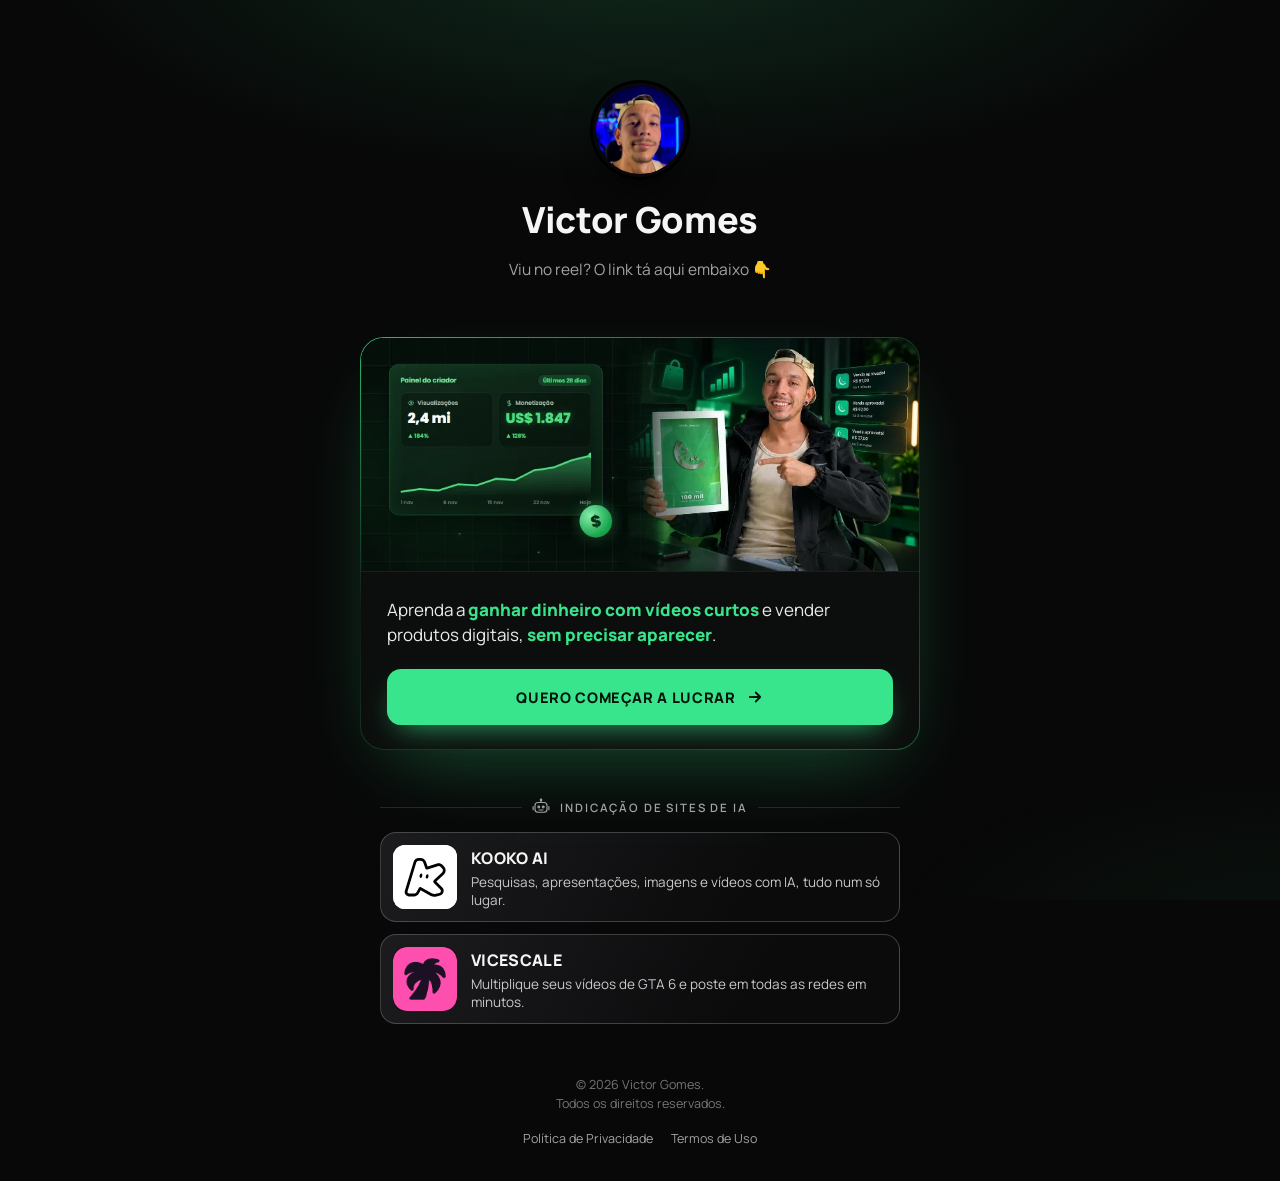
<file: index.html>
<!doctype html>
<html lang="pt-BR">
<head>
  <meta charset="utf-8">
  <meta name="viewport" content="width=device-width, initial-scale=1, viewport-fit=cover">
  <title>Victor Gomes | Marketing Digital e Criação de Conteúdo</title>
  <meta name="description" content="Aprenda a vender na internet com o Método Primeira Venda ou aplique para a Mentoria de Criação de Conteúdo com Victor Gomes.">
  <meta name="theme-color" content="#080808">
  <meta name="color-scheme" content="dark">

  <!-- Endereço do site. Se usar domínio próprio, troque aqui, no og:url, og:image e no JSON-LD -->
  <link rel="canonical" href="https://www.ovictorgomes.com.br/">

  <!-- Compartilhamento (WhatsApp, Instagram, Facebook) -->
  <meta property="og:type" content="website">
  <meta property="og:locale" content="pt_BR">
  <meta property="og:site_name" content="Victor Gomes">
  <meta property="og:title" content="Victor Gomes | Marketing Digital e Criação de Conteúdo">
  <meta property="og:description" content="Aprenda a vender na internet ou transforme seu conteúdo em resultados.">
  <meta property="og:url" content="https://www.ovictorgomes.com.br/">
  <meta property="og:image" content="https://www.ovictorgomes.com.br/assets/img/og-image.jpg">
  <meta property="og:image:width" content="1200">
  <meta property="og:image:height" content="630">
  <meta property="og:image:alt" content="Victor Gomes — Marketing Digital e Criação de Conteúdo">
  <meta name="twitter:card" content="summary_large_image">

  <link rel="icon" href="assets/img/favicon.svg" type="image/svg+xml">

  <link rel="preconnect" href="https://fonts.googleapis.com">
  <link rel="preconnect" href="https://fonts.gstatic.com" crossorigin>
  <link rel="stylesheet" href="https://fonts.googleapis.com/css2?family=Manrope:wght@500;600;700;800&display=swap">
  <link rel="stylesheet" href="assets/css/style.css">
  <link rel="stylesheet" href="assets/css/indicacoes.css">

  <script src="assets/js/config.js" defer></script>
  <script src="assets/js/main.js" defer></script>

  <script type="application/ld+json">
  {
    "@context": "https://schema.org",
    "@type": "Person",
    "name": "Victor Gomes",
    "jobTitle": "Marketing Digital e Criação de Conteúdo",
    "url": "https://www.ovictorgomes.com.br/"
  }
  </script>
</head>
<body>
  <div class="bg-glow" aria-hidden="true"></div>

  <main class="page">
    <!-- ─────────── Cabeçalho ─────────── -->
    <header class="hero">
      <div class="avatar reveal" style="--i:0">
        <!-- Foto: 400×400. Para trocar, substitua assets/img/victor.webp e victor.jpg (fallback) -->
        <picture>
          <source srcset="assets/img/victor.webp" type="image/webp">
          <img src="assets/img/victor.jpg" alt="Foto de Victor Gomes" width="400" height="400" fetchpriority="high" decoding="async">
        </picture>
      </div>

      <h1 class="hero__name reveal" style="--i:1">Victor Gomes</h1>
      <p class="hero__sub reveal" style="--i:2">Viu no reel? O link tá aqui embaixo 👇</p>
    </header>

    <!-- ─────────── Ofertas ─────────── -->
    <section class="offers" aria-label="Como posso te ajudar">

      <!-- Card 01 — Método Primeira Venda: banner + título + texto + botão embaixo (modelo de card, de volta em 26/11).
           A versão só-banner com o botão por cima (23/11) usava mpv-titulo-800/1200.webp e a classe .bn--mpv-banner -->
      <article class="card card--featured reveal" style="--i:4" data-card>
        <div class="card__media">
          <!-- Banner: proporção 1200×504, sem a logo (painel de visualizações e monetização, 27/11).
               O banner anterior com a logo do MPV é mpv-800.webp / mpv-1200.webp -->
          <img src="assets/img/mpv-painel-1200.webp"
               srcset="assets/img/mpv-painel-800.webp 800w, assets/img/mpv-painel-1200.webp 1200w"
               sizes="(min-width: 900px) 520px, calc(100vw - 34px)"
               alt="Victor Gomes ao lado de um painel de criador com visualizações e monetização em dólar crescendo"
               width="1200" height="504" fetchpriority="high" decoding="async">
        </div>

        <div class="card__body">
          <!-- Título só para leitor de tela: o nome já está no banner (tirado da tela de novo em 26/11) -->
          <h2 class="card__title sr-only">Método Primeira Venda</h2>
          <p class="card__desc card__desc--lead">Aprenda a <strong>ganhar dinheiro com vídeos curtos</strong> e vender produtos digitais, <strong>sem precisar aparecer</strong>.</p>
          <div class="card__cta">
            <!-- O link é definido em assets/js/config.js → links.metodoPrimeiraRenda -->
            <a class="btn btn--primary" href="#" data-link="metodoPrimeiraRenda" data-track="mprClick" data-clique="mpr" data-card-action>
              <span class="btn__label">QUERO COMEÇAR A LUCRAR</span>
              <svg class="btn__arrow" viewBox="0 0 24 24" aria-hidden="true"><path d="M5 12h14M13 6l6 6-6 6"/></svg>
            </a>
          </div>
        </div>
      </article>

      <!-- Card EditFlow AI: só o banner (o banner inteiro é o link) + seta. Página: /editflow
           Fora da bio desde 26/11 (o EditFlow vai só pelo Direct): para voltar, tire o atributo hidden -->
      <a class="bn bn--editflow reveal" style="--i:5" href="editflow" data-clique="editflow" aria-label="EditFlow AI: transforme o Claude numa máquina de edição" hidden>
        <img src="assets/img/editflow-1200.webp?v=4" srcset="assets/img/editflow-800.webp?v=4 800w, assets/img/editflow-1200.webp?v=4 1200w"
             sizes="(min-width: 900px) 520px, calc(100vw - 34px)" alt="" width="1200" height="504" decoding="async">
        <span class="bn__go" aria-hidden="true"><svg viewBox="0 0 24 24"><path d="M5 12h14M13 6l6 6-6 6"/></svg></span>
      </a>

      <!-- Card 02 — Clube Dark Viral -->
      <!-- Fora da bio desde 16/11: para voltar, tire o atributo hidden -->
      <article class="card card--dark reveal" style="--i:5" data-card hidden>
        <div class="card__media">
          <!-- Banner: proporção 2:1 (1200×600). Para trocar, substitua clube-gta-800.webp e clube-gta-1200.webp -->
          <img src="assets/img/clube-gta-1200.webp"
               srcset="assets/img/clube-gta-800.webp 800w, assets/img/clube-gta-1200.webp 1200w"
               sizes="(min-width: 900px) 970px, calc(100vw - 34px)"
               alt="Clube Dark Viral: em breve, grupo de lançamento"
               width="1200" height="600" decoding="async">
        </div>

        <div class="card__body">
          <h2 class="card__title">Clube Dark Viral</h2>
          <p class="card__desc">Aprenda a criar, editar e viralizar cortes de conteúdos como o GTA 6 e outros assuntos em alta, e monetizar nas redes sociais, sem precisar aparecer.</p>
          <div class="card__cta">
            <!-- O link é definido em assets/js/config.js → links.clubeDarkViral -->
            <a class="btn btn--dark" href="#" data-link="clubeDarkViral" data-track="clubeClick" data-clique="clube" data-card-action>
              <span class="btn__label">QUERO ENTRAR NO GRUPO VIP</span>
              <svg class="btn__arrow" viewBox="0 0 24 24" aria-hidden="true"><path d="M5 12h14M13 6l6 6-6 6"/></svg>
            </a>
          </div>
        </div>
      </article>

      <!-- Card 03 — Mentoria de Criação de Conteúdo -->
      <!-- Em stand-by: para voltar, tire o atributo hidden -->
      <article class="card card--premium reveal" style="--i:6" data-card hidden>
        <div class="card__media">
          <!--
            IMAGEM DA MENTORIA (1200×525, proporção 16:7). Troque o bloco .ph abaixo por:
            <picture>
              <source srcset="assets/img/mentoria.avif" type="image/avif">
              <img src="assets/img/mentoria.webp" alt="Mentoria de Criação de Conteúdo" width="1200" height="525" loading="lazy" decoding="async">
            </picture>
          -->
          <div class="ph ph--premium" aria-hidden="true">
            <span class="ph__mark">MENTORIA</span>
            <span class="ph__label">Criação de Conteúdo</span>
          </div>
        </div>

        <div class="card__body">
          <span class="card__eyebrow">03 · Acompanhamento personalizado</span>
          <h2 class="card__title">Mentoria de Criação de Conteúdo</h2>
          <p class="card__desc">Tenha uma estratégia personalizada para melhorar seus conteúdos, aumentar seu alcance e fortalecer seu posicionamento nas redes sociais.</p>
          <div class="card__cta">
            <button class="btn btn--ghost" type="button" data-open-form data-card-action aria-haspopup="dialog" aria-controls="apply-dialog">
              <span class="btn__label">QUERO APLICAR PARA A MENTORIA</span>
              <svg class="btn__arrow" viewBox="0 0 24 24" aria-hidden="true"><path d="M5 12h14M13 6l6 6-6 6"/></svg>
            </button>
          </div>
        </div>
      </article>
    </section>

    <!-- ─────────── Indicação de sites de IA ───────────
         Para indicar outro site, copie o bloco <a class="ia-card"> abaixo, dentro de .ia-lista -->
    <section class="ia reveal" style="--i:7" aria-labelledby="ia-title">
      <h2 class="ia__title" id="ia-title">
        <svg viewBox="0 0 24 24" aria-hidden="true"><path d="M12 3v3"/><circle cx="12" cy="2.5" r="1"/><rect x="4" y="6" width="16" height="13" rx="4"/><path d="M1.5 11.5v4M22.5 11.5v4"/><circle cx="9" cy="12" r="1.2"/><circle cx="15" cy="12" r="1.2"/><path d="M9.5 16h5"/></svg>
        Indicação de sites de IA
      </h2>
      <div class="ia-lista">
        <a class="ia-card ia-card--kooko" href="https://www.kooko.ai/?fr=somais1victor" target="_blank" rel="noopener sponsored" data-clique="kooko">
          <img src="assets/img/kooko-ai.svg" alt="" width="192" height="192" loading="lazy" decoding="async">
          <span class="ia-card__text">
            <strong>Kooko AI</strong>
            <span>Pesquisas, apresentações, imagens e vídeos com IA, tudo num só lugar.</span>
          </span>
        </a>
        <a class="ia-card ia-card--vicescale" href="https://cakto.app/4VqdZMj/?affiliate=3eGZG8DD" target="_blank" rel="noopener sponsored" data-clique="vicescale">
          <img src="assets/img/vice-scale.png" alt="" width="180" height="180" loading="lazy" decoding="async">
          <span class="ia-card__text">
            <strong>ViceScale</strong>
            <span>Multiplique seus vídeos de GTA 6 e poste em todas as redes em minutos.</span>
          </span>
        </a>
      </div>
    </section>
  </main>

  <!-- ─────────── Rodapé ─────────── -->
  <footer class="footer">
    <p>© 2026 Victor Gomes.<br>Todos os direitos reservados.</p>
    <nav class="footer__nav" aria-label="Links legais">
      <a href="privacidade.html">Política de Privacidade</a>
      <a href="termos.html">Termos de Uso</a>
      <button type="button" class="footer__btn" data-consent-open hidden>Cookies</button>
    </nav>
  </footer>

  <!-- ─────────── Formulário de aplicação (modal) ─────────── -->
  <dialog class="sheet" id="apply-dialog" aria-labelledby="apply-title">
    <div class="sheet__panel">
      <span class="sheet__grip" aria-hidden="true"></span>
      <button class="sheet__close" type="button" data-close aria-label="Fechar formulário">
        <svg viewBox="0 0 24 24" aria-hidden="true"><path d="M6 6l12 12M18 6L6 18"/></svg>
      </button>

      <div data-view="form">
        <p class="sheet__eyebrow">Mentoria de Criação de Conteúdo</p>
        <h2 class="sheet__title" id="apply-title">Aplicação para a mentoria</h2>
        <p class="sheet__intro">Responda com atenção. Vou analisar sua aplicação e, se fizer sentido, entro em contato pelo WhatsApp.</p>

        <form class="form" id="apply-form" novalidate>
          <div class="field">
            <label class="field__label" for="f-nome">Nome completo</label>
            <input class="input" id="f-nome" name="nome" type="text" autocomplete="name" maxlength="120" placeholder="Seu nome e sobrenome" required aria-describedby="e-nome">
            <p class="field__error" id="e-nome" aria-live="polite"></p>
          </div>

          <div class="field">
            <label class="field__label" for="f-instagram">Instagram</label>
            <input class="input" id="f-instagram" name="instagram" type="text" autocomplete="off" autocapitalize="none" spellcheck="false" maxlength="31" placeholder="@seuperfil" required aria-describedby="e-instagram">
            <p class="field__error" id="e-instagram" aria-live="polite"></p>
          </div>

          <div class="field">
            <label class="field__label" for="f-whatsapp">WhatsApp <span class="field__hint">(com DDD)</span></label>
            <input class="input" id="f-whatsapp" name="whatsapp" type="tel" inputmode="tel" autocomplete="tel-national" maxlength="20" placeholder="(11) 91234-5678" required aria-describedby="e-whatsapp">
            <p class="field__error" id="e-whatsapp" aria-live="polite"></p>
          </div>

          <div class="field">
            <label class="field__label" for="f-objetivo">Qual seu principal objetivo?</label>
            <select class="input" id="f-objetivo" name="objetivo" required aria-describedby="e-objetivo">
              <option value="" selected disabled>Selecione uma opção</option>
              <option>Crescer meu perfil e aumentar o alcance</option>
              <option>Vender mais através do conteúdo</option>
              <option>Construir autoridade no meu nicho</option>
              <option>Começar a criar conteúdo do zero</option>
              <option>Profissionalizar meu posicionamento</option>
              <option>Outro</option>
            </select>
            <p class="field__error" id="e-objetivo" aria-live="polite"></p>
          </div>

          <div class="field">
            <label class="field__label" for="f-dificuldade">Qual sua maior dificuldade com criação de conteúdo?</label>
            <select class="input" id="f-dificuldade" name="dificuldade" required aria-describedby="e-dificuldade">
              <option value="" selected disabled>Selecione uma opção</option>
              <option>Não sei o que postar</option>
              <option>Falta de constância</option>
              <option>Baixo alcance e engajamento</option>
              <option>Gravar, editar ou aparecer nos vídeos</option>
              <option>Transformar seguidores em clientes</option>
              <option>Outra</option>
            </select>
            <p class="field__error" id="e-dificuldade" aria-live="polite"></p>
          </div>

          <!-- Edite as faixas conforme sua oferta -->
          <fieldset class="field" aria-describedby="e-investimento">
            <legend class="field__label">Qual sua faixa de investimento disponível para uma mentoria?</legend>
            <div class="chips">
              <label class="chip"><input type="radio" name="investimento" value="Até R$ 500" required><span>Até R$ 500</span></label>
              <label class="chip"><input type="radio" name="investimento" value="R$ 500 a R$ 1.000"><span>R$ 500 a 1.000</span></label>
              <label class="chip"><input type="radio" name="investimento" value="R$ 1.000 a R$ 2.000"><span>R$ 1.000 a 2.000</span></label>
              <label class="chip"><input type="radio" name="investimento" value="R$ 2.000 a R$ 5.000"><span>R$ 2.000 a 5.000</span></label>
              <label class="chip chip--wide"><input type="radio" name="investimento" value="Acima de R$ 5.000"><span>Acima de R$ 5.000</span></label>
            </div>
            <p class="field__error" id="e-investimento" aria-live="polite"></p>
          </fieldset>

          <div class="field">
            <label class="field__label" for="f-projeto">Conte um pouco sobre seu projeto</label>
            <textarea class="input" id="f-projeto" name="projeto" rows="4" maxlength="1500" placeholder="Seu nicho, há quanto tempo cria conteúdo, o que já tentou e onde quer chegar." required aria-describedby="e-projeto"></textarea>
            <p class="field__error" id="e-projeto" aria-live="polite"></p>
          </div>

          <!-- Anti-spam (campo invisível para pessoas) -->
          <div class="hp" aria-hidden="true">
            <label for="f-website">Website</label>
            <input id="f-website" name="website" type="text" tabindex="-1" autocomplete="off">
          </div>

          <div class="field">
            <label class="consent">
              <input type="checkbox" name="consentimento" value="sim" required aria-describedby="e-consentimento">
              <span>Autorizo o contato de Victor Gomes pelo WhatsApp e Instagram informados e concordo com a <a href="privacidade.html" target="_blank" rel="noopener">Política de Privacidade</a>.</span>
            </label>
            <p class="field__error" id="e-consentimento" aria-live="polite"></p>
          </div>

          <div class="form__status" role="alert" hidden></div>

          <button class="btn btn--primary btn--submit" type="submit">
            <span class="spinner" aria-hidden="true"></span>
            <span class="btn__label">ENVIAR MINHA APLICAÇÃO</span>
            <svg class="btn__arrow" viewBox="0 0 24 24" aria-hidden="true"><path d="M5 12h14M13 6l6 6-6 6"/></svg>
          </button>

          <p class="form__privacy">
            <svg viewBox="0 0 24 24" aria-hidden="true"><rect x="5" y="11" width="14" height="10" rx="2"/><path d="M8 11V8a4 4 0 0 1 8 0v3"/></svg>
            Seus dados são enviados com segurança e usados apenas para avaliar sua aplicação e entrar em contato.
          </p>
        </form>
      </div>

      <div class="success" data-view="success" hidden tabindex="-1">
        <span class="success__icon" aria-hidden="true">
          <svg viewBox="0 0 24 24"><path d="M5 12.5l4.5 4.5L19 7.5"/></svg>
        </span>
        <h2 class="sheet__title">Aplicação recebida!</h2>
        <p class="sheet__intro">Obrigado por compartilhar seu projeto. Vou analisar suas respostas e, se houver encaixe, entro em contato pelo WhatsApp informado.</p>
        <button class="btn btn--ghost" type="button" data-close>
          <span class="btn__label">FECHAR</span>
        </button>
      </div>
    </div>
  </dialog>

  <!-- ─────────── Consentimento de cookies (só aparece se houver Pixel/GA configurado) ─────────── -->
  <div class="cookie" id="cookie-banner" role="dialog" aria-live="polite" aria-label="Preferências de cookies" hidden>
    <p>Usamos cookies de medição (Google Analytics e Meta) para entender o desempenho da página. Você pode aceitar ou recusar. <a href="privacidade.html">Saiba mais</a>.</p>
    <div class="cookie__actions">
      <button class="btn btn--ghost btn--sm" type="button" data-consent="denied">Recusar</button>
      <button class="btn btn--primary btn--sm" type="button" data-consent="granted">Aceitar</button>
    </div>
  </div>

  <div class="toast" id="toast" role="status" aria-live="polite" hidden></div>
</body>
</html>
</file>
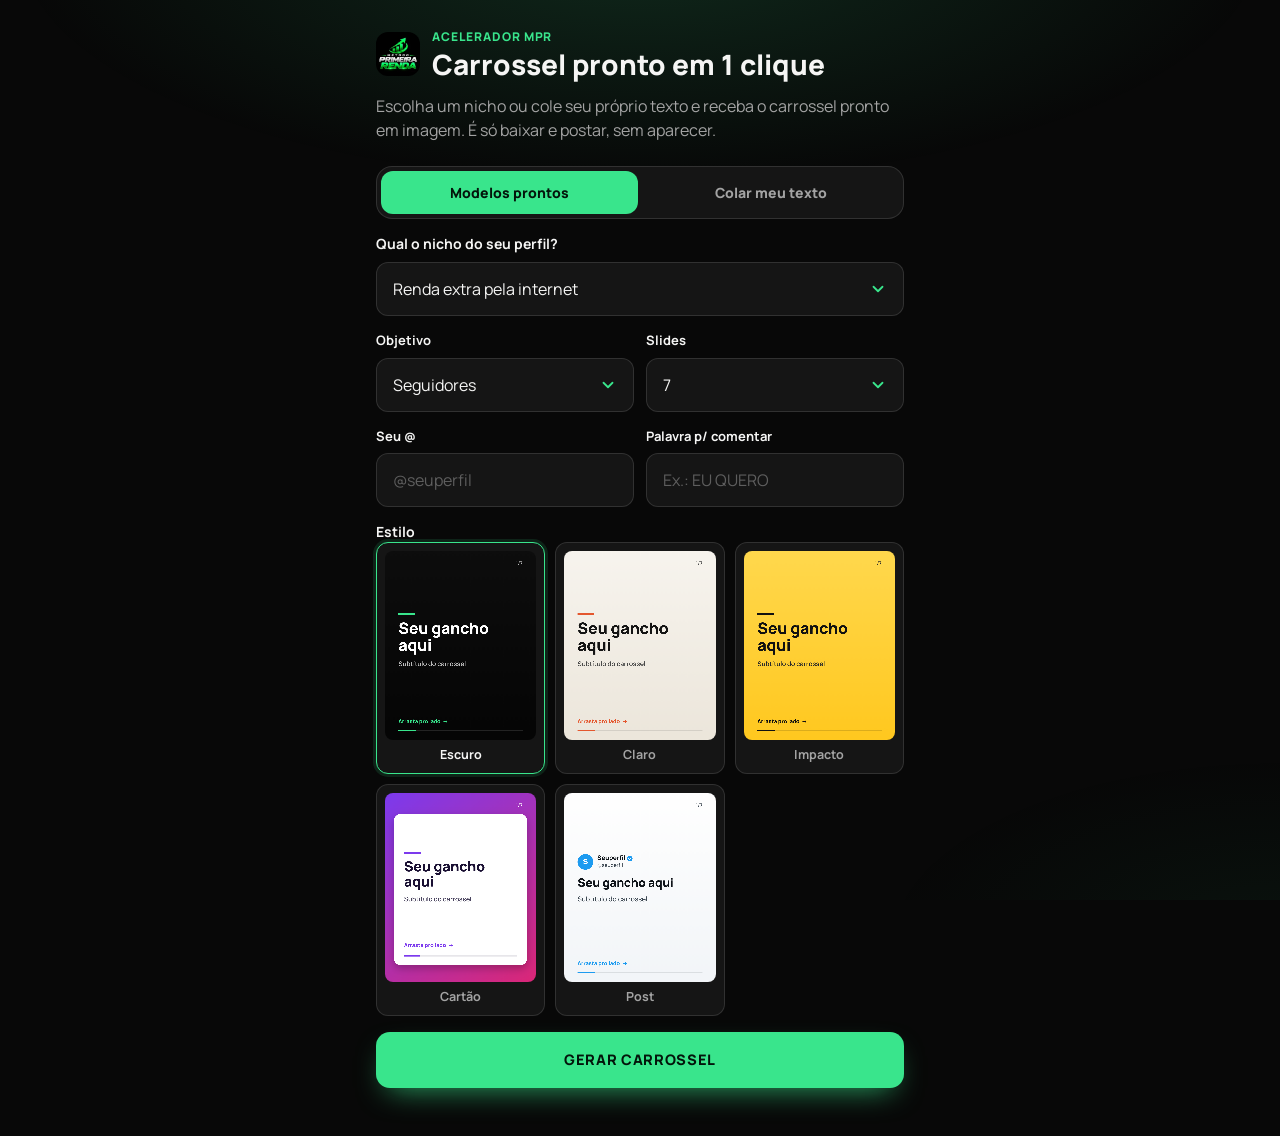
<file: acelerador.html>
<!doctype html>
<html lang="pt-BR">
<head>
  <meta charset="utf-8">
  <meta name="viewport" content="width=device-width, initial-scale=1, viewport-fit=cover">
  <title>Acelerador MPR | Carrosséis prontos</title>
  <meta name="robots" content="noindex, nofollow">
  <meta name="theme-color" content="#080808">
  <meta name="color-scheme" content="dark">
  <link rel="icon" href="assets/img/favicon.svg" type="image/svg+xml">
  <link rel="preconnect" href="https://fonts.googleapis.com">
  <link rel="preconnect" href="https://fonts.gstatic.com" crossorigin>
  <link rel="stylesheet" href="https://fonts.googleapis.com/css2?family=Manrope:wght@500;600;700;800&display=swap">
  <link rel="stylesheet" href="assets/css/style.css">
  <link rel="stylesheet" href="assets/css/acelerador.css">
  <script src="assets/js/acelerador-data.js" defer></script>
  <script src="assets/js/acelerador.js" defer></script>
</head>
<body class="ac">
  <div class="bg-glow" aria-hidden="true"></div>

  <main class="ac-app">
    <header class="ac-head">
      <img src="assets/img/quiz/logo-mpr.webp" alt="" width="44" height="44">
      <div>
        <p class="ac-kicker">Acelerador MPR</p>
        <h1>Carrossel pronto em 1 clique</h1>
      </div>
    </header>
    <p class="ac-lead">Escolha um nicho ou cole seu próprio texto e receba o carrossel pronto em imagem. É só baixar e postar, sem aparecer.</p>

    <form class="form ac-form" id="form" novalidate>
      <div class="ac-modos" role="group" aria-label="Como montar o carrossel">
        <button class="ac-modo" type="button" data-modo="modelo" aria-pressed="true">Modelos prontos</button>
        <button class="ac-modo" type="button" data-modo="texto" aria-pressed="false">Colar meu texto</button>
      </div>

      <div class="field" data-so="modelo">
        <label class="field__label" for="nicho">Qual o nicho do seu perfil?</label>
        <select class="input" id="nicho" name="nicho"></select>
      </div>

      <div class="field" data-so="texto" hidden>
        <label class="field__label" for="texto">Cole seu texto</label>
        <textarea class="input ac-texto" id="texto" name="texto" rows="9" placeholder="5 erros que travam seu perfil&#10;&#10;1. Postar sem constância&#10;O algoritmo entrega mais pra quem aparece toda semana.&#10;&#10;2. Não ter um nicho claro&#10;Quem chega no perfil precisa entender em 3 segundos do que se trata."></textarea>
        <p class="ac-hint">A primeira parte vira a capa. Separe as outras com uma linha em branco ou numere (1., 2., 3.) que cada uma vira um slide.</p>
        <p class="ac-erro" id="texto-erro" role="alert" hidden></p>
      </div>

      <div class="ac-row">
        <div class="field">
          <label class="field__label" for="objetivo">Objetivo</label>
          <select class="input" id="objetivo" name="objetivo">
            <option value="seguidores">Seguidores</option>
            <option value="vender">Vender</option>
            <option value="engajamento">Comentários</option>
          </select>
        </div>
        <div class="field" data-so="modelo">
          <label class="field__label" for="slides">Slides</label>
          <select class="input" id="slides" name="slides">
            <option value="5">5</option>
            <option value="7" selected>7</option>
          </select>
        </div>
      </div>

      <div class="ac-row">
        <div class="field">
          <label class="field__label" for="perfil">Seu @</label>
          <input class="input" id="perfil" name="perfil" maxlength="30" placeholder="@seuperfil" autocapitalize="none" autocomplete="off">
        </div>
        <div class="field">
          <label class="field__label" for="palavra">Palavra p/ comentar</label>
          <input class="input" id="palavra" name="palavra" maxlength="30" placeholder="Ex.: EU QUERO">
        </div>
      </div>

      <fieldset class="field">
        <legend class="field__label">Estilo</legend>
        <div class="ac-styles" id="estilos"></div>
      </fieldset>

      <!-- Só aparece no estilo Post -->
      <div class="ac-post" id="post-extra" hidden>
        <div class="ac-post__foto">
          <span class="ac-post__avatar" id="foto-prev" aria-hidden="true"></span>
          <div class="ac-post__acoes">
            <input class="ac-sr" type="file" id="foto" accept="image/*">
            <label class="btn btn--ghost btn--sm" for="foto">Enviar foto de perfil</label>
            <button class="ac-link" type="button" id="foto-remover" hidden>Remover foto</button>
          </div>
        </div>
        <div class="field">
          <label class="field__label" for="nome">Nome no post</label>
          <input class="input" id="nome" name="nome" maxlength="40" placeholder="Ex.: Victor Gomes" autocomplete="off">
        </div>
      </div>

      <button class="btn btn--primary" type="submit" id="gerar"><span class="btn__label">GERAR CARROSSEL</span></button>    </form>

    <section class="ac-result" id="resultado" hidden>
      <div class="ac-result__top">
        <h2>Seu carrossel</h2>
        <button class="btn btn--ghost btn--sm" type="button" id="refazer" data-so="modelo">Gerar outro ↻</button>
      </div>
      <p class="ac-hint">Toque em um slide para editar o texto.</p>
      <div class="ac-slides" id="slides-lista"></div>

      <div class="ac-actions">
        <button class="btn btn--primary" type="button" id="compartilhar" hidden><span class="btn__label">SALVAR / ENVIAR PRO INSTAGRAM</span></button>
        <button class="btn btn--ghost" type="button" id="baixar"><span class="btn__label">BAIXAR IMAGENS</span></button>
      </div>

      <div class="field ac-caption">
        <label class="field__label" for="legenda">Legenda pronta</label>
        <textarea class="input" id="legenda" rows="7"></textarea>
        <button class="btn btn--ghost btn--sm" type="button" id="copiar">Copiar legenda</button>
      </div>
    </section>
  </main>

  <dialog class="ac-edit" id="editor">
    <form method="dialog" class="ac-edit__card">
      <h3 id="editor-titulo">Editar slide</h3>
      <label class="field__label" for="ed-titulo">Título</label>
      <textarea class="input" id="ed-titulo" rows="2"></textarea>
      <label class="field__label" for="ed-texto">Texto</label>
      <textarea class="input" id="ed-texto" rows="5"></textarea>
      <div class="ac-edit__actions">
        <button class="btn btn--ghost btn--sm" value="cancelar">Cancelar</button>
        <button class="btn btn--primary btn--sm" value="salvar">Salvar</button>
      </div>
    </form>
  </dialog>
</body>
</html>
</file>
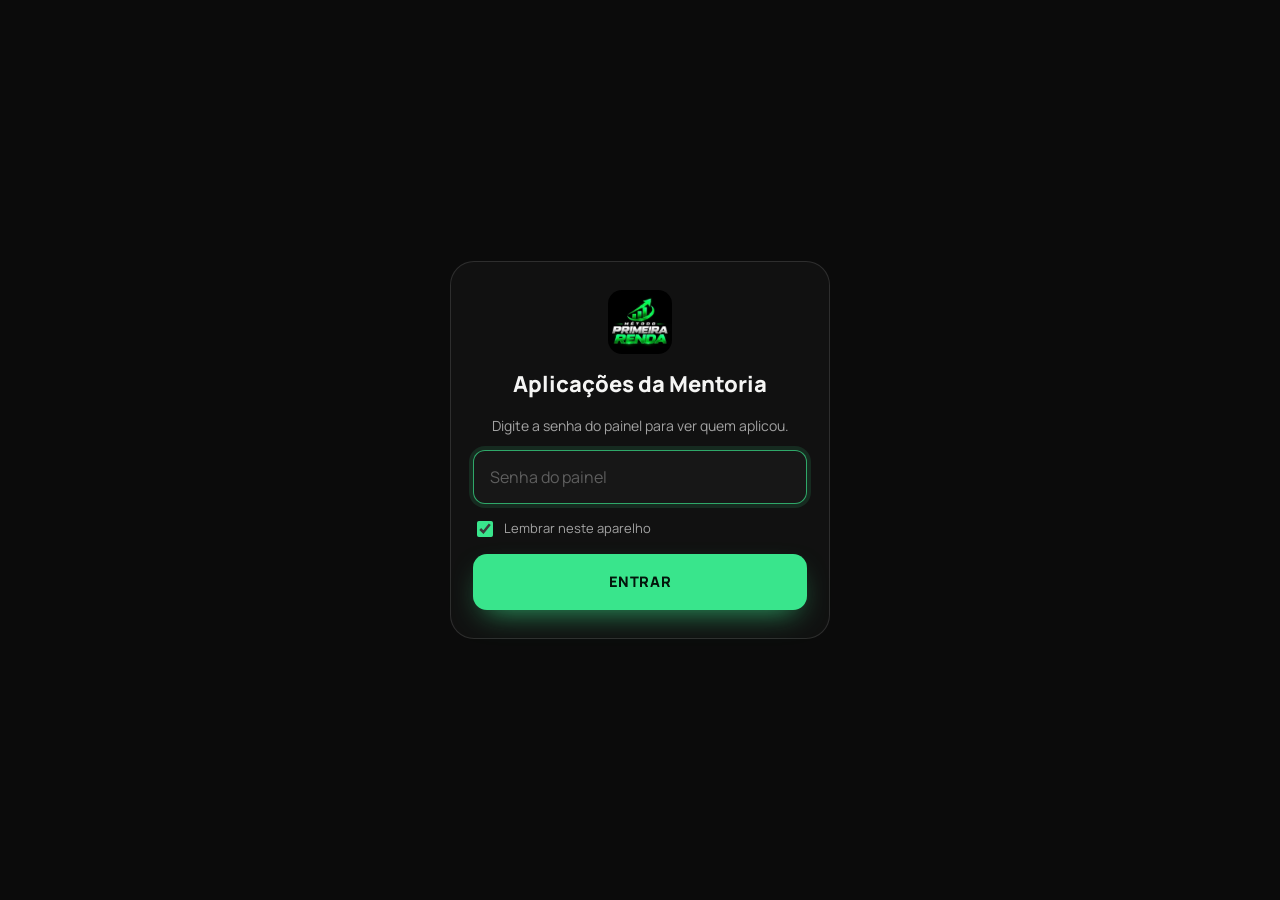
<file: aplicacoes.html>
<!doctype html>
<html lang="pt-BR">
<head>
  <meta charset="utf-8">
  <meta name="viewport" content="width=device-width, initial-scale=1, viewport-fit=cover">
  <title>Aplicações da Mentoria | Victor Gomes</title>
  <meta name="robots" content="noindex, nofollow">
  <meta name="theme-color" content="#080808">
  <meta name="color-scheme" content="dark">
  <link rel="icon" href="assets/img/favicon.svg" type="image/svg+xml">
  <link rel="preconnect" href="https://fonts.googleapis.com">
  <link rel="preconnect" href="https://fonts.gstatic.com" crossorigin>
  <link rel="stylesheet" href="https://fonts.googleapis.com/css2?family=Manrope:wght@500;600;700;800&display=swap">
  <link rel="stylesheet" href="assets/css/style.css">
  <link rel="stylesheet" href="assets/css/painel.css">
  <script src="assets/js/config.js" defer></script>
  <script src="assets/js/aplicacoes.js" defer></script>
</head>
<body class="pn">

  <!-- Login (mesma senha do painel do funil) -->
  <main class="pn-login" id="login" hidden>
    <form class="pn-login__card" id="login-form">
      <img src="assets/img/quiz/logo-mpr.webp" alt="" width="64" height="64">
      <h1>Aplicações da Mentoria</h1>
      <p>Digite a senha do painel para ver quem aplicou.</p>
      <label class="pn-sr" for="senha">Senha</label>
      <input class="input" id="senha" name="senha" type="password" autocomplete="current-password" placeholder="Senha do painel" required>
      <label class="pn-check"><input type="checkbox" id="lembrar" checked> Lembrar neste aparelho</label>
      <p class="pn-login__error" id="login-error" role="alert" hidden></p>
      <button class="btn btn--primary" type="submit"><span class="btn__label">ENTRAR</span></button>
    </form>
  </main>

  <div class="pn-app" id="app" hidden>
    <header class="pn-top">
      <div class="pn-top__brand">
        <img src="assets/img/quiz/logo-mpr.webp" alt="" width="36" height="36">
        <div><strong>Mentoria</strong><span>Aplicações recebidas</span></div>
      </div>
      <nav class="pn-tabs" aria-label="Painéis">
        <a class="pn-tab" href="painel">Funil</a>
        <a class="pn-tab is-active" href="aplicacoes" aria-current="page">Aplicações</a>
      </nav>
      <div class="pn-top__actions">
        <button class="btn btn--ghost btn--sm" type="button" id="abrir-msg">Mensagem pronta</button>
        <button class="pn-icon" type="button" id="refresh" aria-label="Atualizar" title="Atualizar">
          <svg viewBox="0 0 24 24" aria-hidden="true"><path d="M20 11a8 8 0 1 0-2.3 5.7M20 4v7h-7"/></svg>
        </button>
        <button class="pn-icon" type="button" id="logout" aria-label="Sair" title="Sair">
          <svg viewBox="0 0 24 24" aria-hidden="true"><path d="M15 4h4v16h-4M10 8l-4 4 4 4M6 12h10"/></svg>
        </button>
      </div>
    </header>

    <p class="pn-status" id="status" role="status" hidden></p>

    <div class="pn-toolbar ap-toolbar">
      <input class="input pn-search" id="busca" type="search" placeholder="Buscar por nome, @ ou WhatsApp" aria-label="Buscar aplicação">
      <div class="ap-filtros" id="filtros" role="group" aria-label="Filtrar por status"></div>
    </div>

    <div class="pn-card pn-card--flush">
      <div class="pn-table-wrap"><table class="pn-table ap-table" id="lista"></table></div>
      <p class="ap-vazio" id="vazio" hidden>Nenhuma aplicação por aqui ainda.</p>
    </div>
  </div>

  <dialog class="ac-edit ap-msg" id="msg-dialog">
    <form method="dialog" class="ac-edit__card">
      <h3>Mensagem pronta do WhatsApp</h3>
      <p class="pn-muted">Use <strong>{nome}</strong> para entrar o primeiro nome da pessoa. Fica salva neste aparelho.</p>
      <label class="pn-sr" for="msg-texto">Mensagem</label>
      <textarea class="input" id="msg-texto" rows="7"></textarea>
      <div class="ac-edit__actions">
        <button class="btn btn--ghost btn--sm" type="button" id="msg-padrao">Voltar ao padrão</button>
        <button class="btn btn--primary btn--sm" value="salvar">Salvar</button>
      </div>
    </form>
  </dialog>
</body>
</html>
</file>
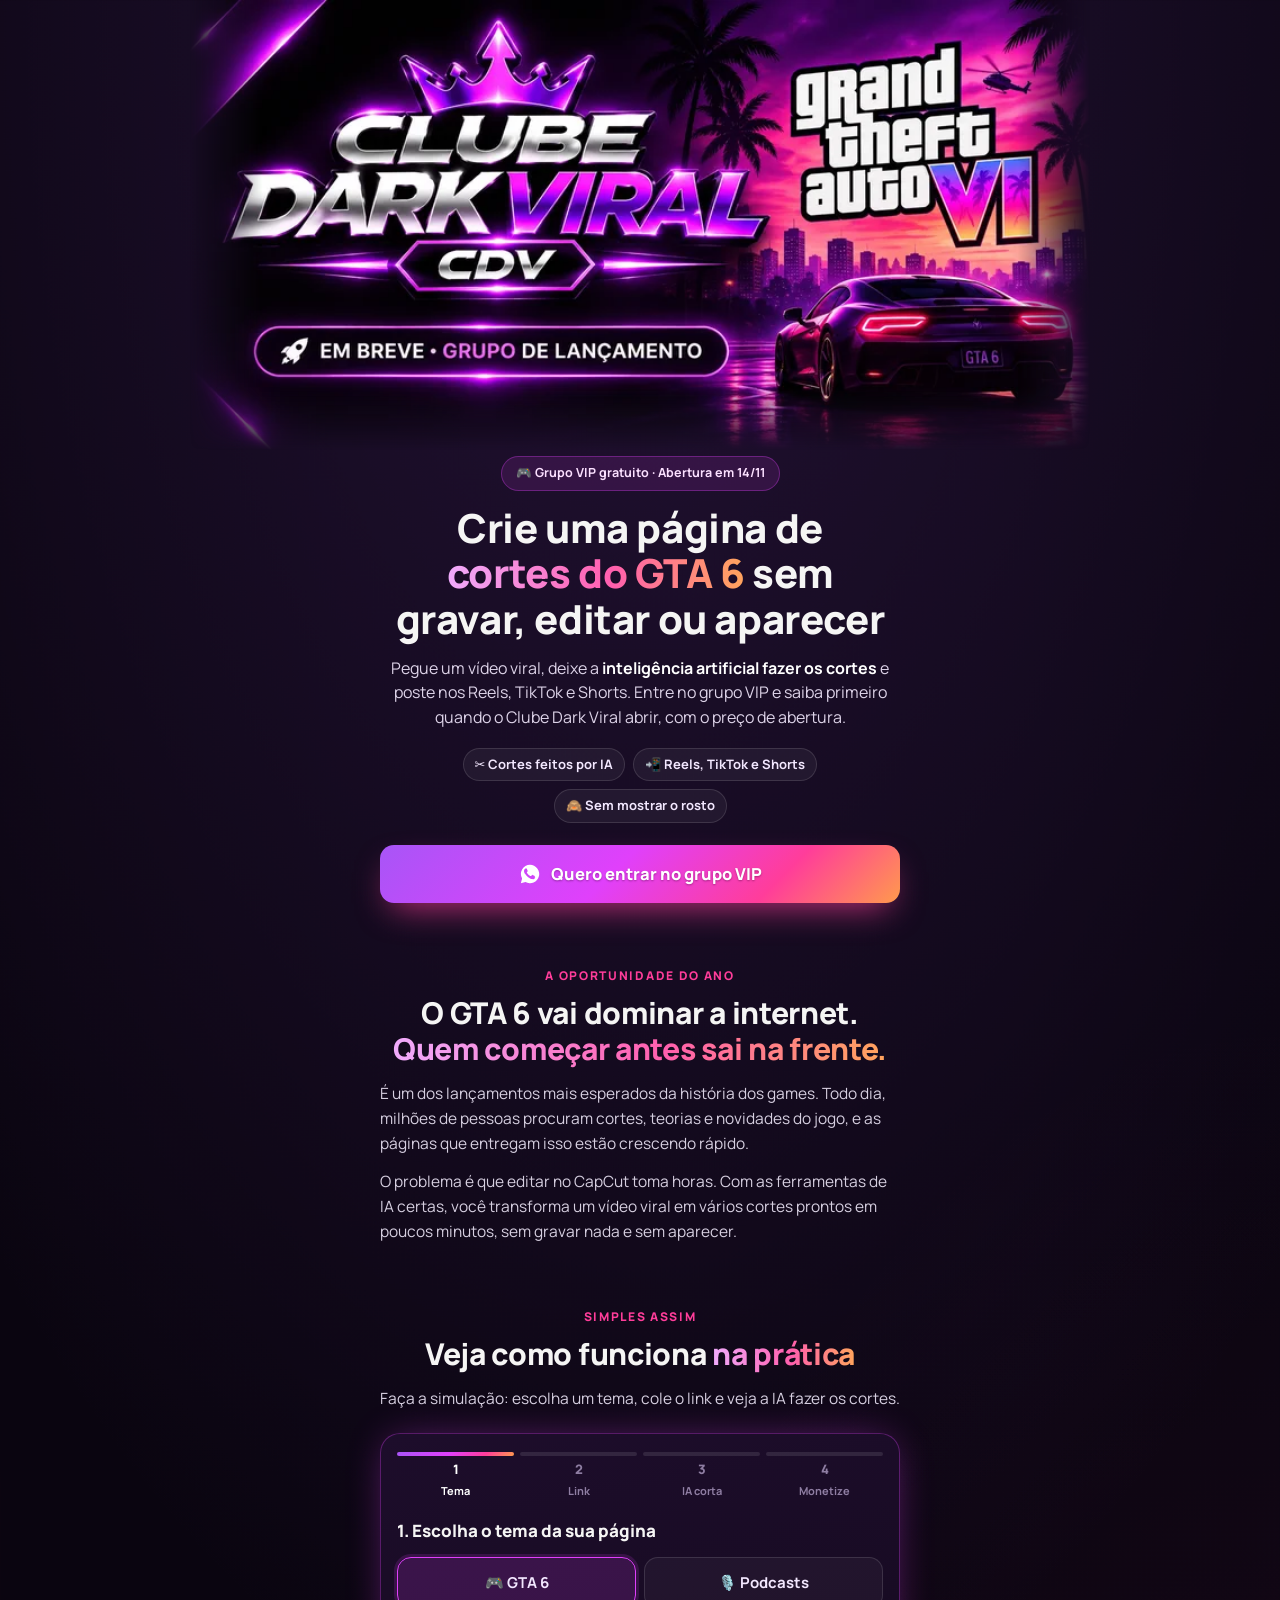
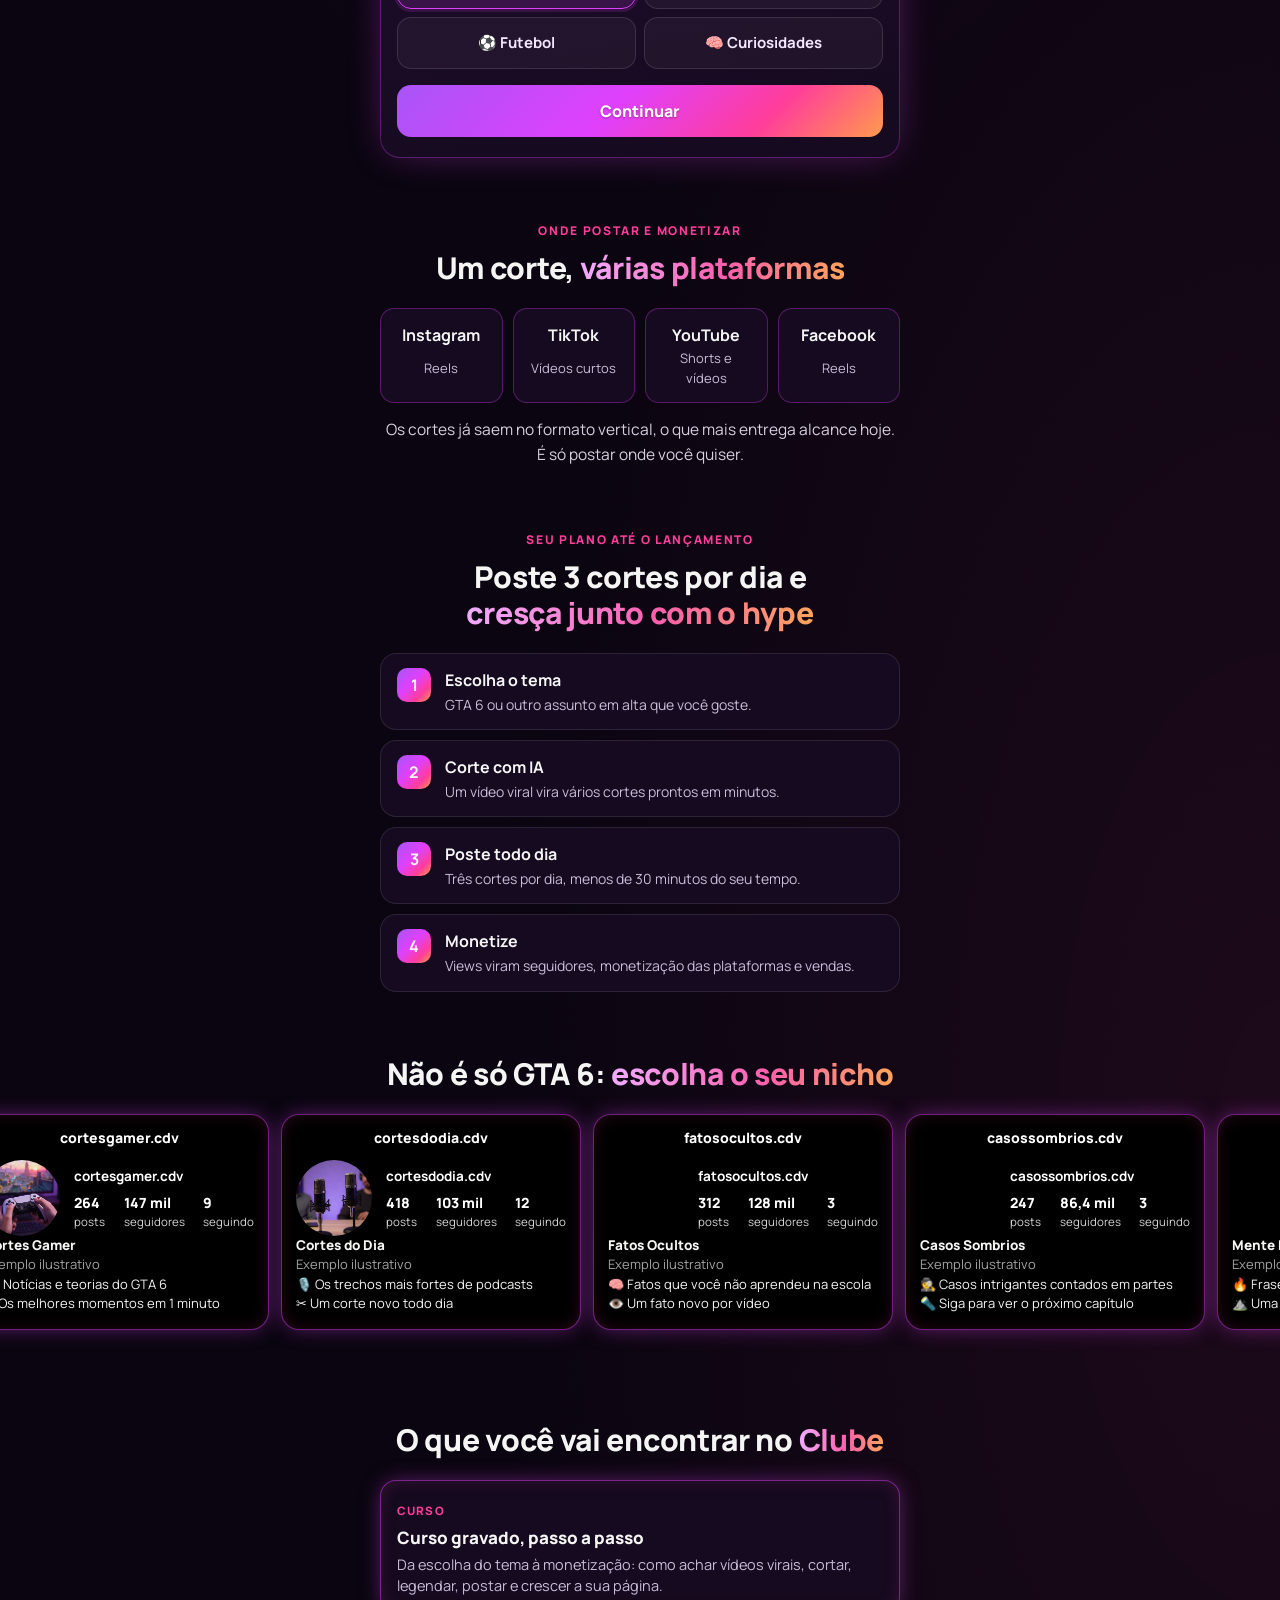
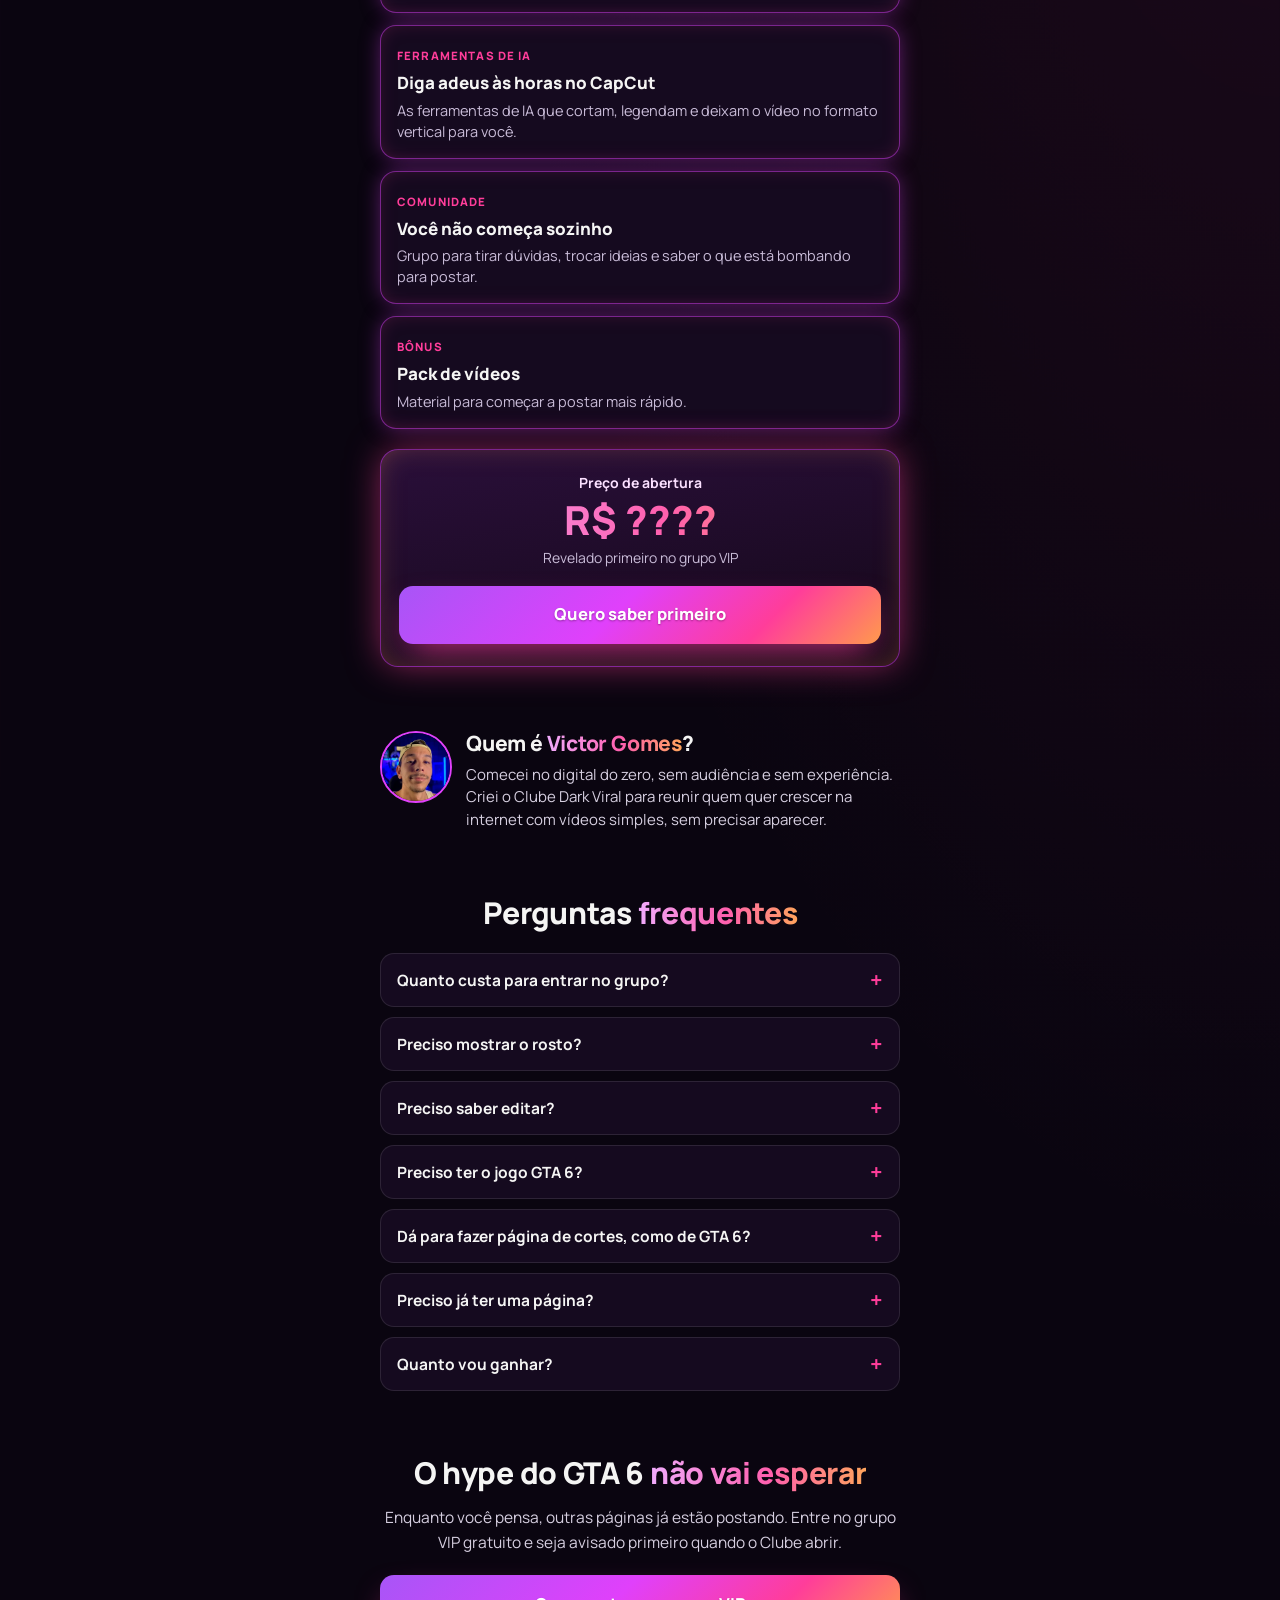
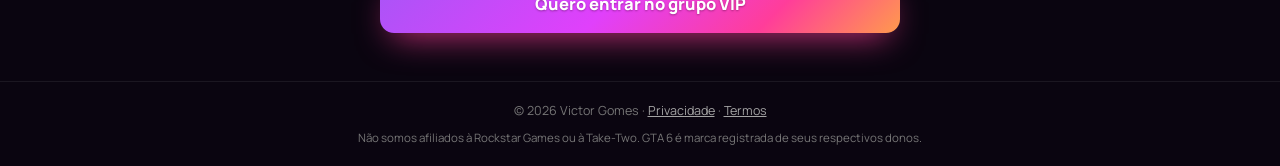
<file: clube-vip.html>
<!doctype html>
<html lang="pt-BR">
<head>
  <meta charset="utf-8">
  <meta name="viewport" content="width=device-width, initial-scale=1, viewport-fit=cover">
  <title>Grupo VIP do Clube Dark Viral | Victor Gomes</title>
  <meta name="description" content="Aprenda a criar cortes do GTA 6 e de outros assuntos em alta com IA, sem gravar, editar ou aparecer. Entre no grupo VIP gratuito e saiba primeiro quando o Clube abrir.">
  <meta name="theme-color" content="#0a0510">
  <meta name="color-scheme" content="dark">

  <link rel="canonical" href="https://www.ovictorgomes.com.br/clube-vip">
  <meta property="og:type" content="website">
  <meta property="og:locale" content="pt_BR">
  <meta property="og:site_name" content="Victor Gomes">
  <meta property="og:title" content="Grupo VIP do Clube Dark Viral">
  <meta property="og:description" content="Cortes do GTA 6 com IA, sem gravar, editar ou aparecer. Entre no grupo VIP gratuito e saiba primeiro quando o Clube abrir.">
  <meta property="og:url" content="https://www.ovictorgomes.com.br/clube-vip">
  <meta property="og:image" content="https://www.ovictorgomes.com.br/assets/img/clube-gta-1200.webp">
  <meta name="twitter:card" content="summary_large_image">

  <link rel="icon" href="assets/img/favicon.svg" type="image/svg+xml">
  <link rel="preconnect" href="https://fonts.googleapis.com">
  <link rel="preconnect" href="https://fonts.gstatic.com" crossorigin>
  <link rel="stylesheet" href="https://fonts.googleapis.com/css2?family=Manrope:wght@500;600;700;800&display=swap">
  <link rel="stylesheet" href="assets/css/style.css">
  <link rel="stylesheet" href="assets/css/clube-vip.css">
  <link rel="preload" as="image" href="assets/img/clube-gta-800.webp" fetchpriority="high">

  <script src="assets/js/config.js" defer></script>
  <script src="assets/js/main.js" defer></script>
  <script src="assets/js/clube-vip.js" defer></script>
</head>
<body class="vip">
  <!-- Contagem: aparece quando houver data em clubeVip.abertura (assets/js/config.js) -->
  <div class="vip-timer" id="vip-timer" hidden>
    <span class="vip-timer__label">Faltam</span>
    <span class="vip-timer__unit"><strong data-t="d">00</strong><small>dias</small></span>
    <span class="vip-timer__unit"><strong data-t="h">00</strong><small>horas</small></span>
    <span class="vip-timer__unit"><strong data-t="m">00</strong><small>min</small></span>
    <span class="vip-timer__unit"><strong data-t="s">00</strong><small>seg</small></span>
    <span class="vip-timer__label">para abrir</span>
  </div>

  <main>
    <section class="vip-hero">
      <img class="vip-hero__art" src="assets/img/clube-gta-800.webp" srcset="assets/img/clube-gta-800.webp 800w, assets/img/clube-gta-1200.webp 1200w" sizes="(min-width: 760px) 720px, 100vw" width="800" height="400" alt="Clube Dark Viral: em breve, grupo de lançamento" fetchpriority="high">
      <div class="vip-wrap">
        <p class="vip-pill">🎮 Grupo VIP gratuito · Abertura em 14/11</p>
        <h1>Crie uma página de <span class="hl">cortes do GTA&nbsp;6</span> sem gravar, editar ou aparecer</h1>
        <p class="vip-lead">Pegue um vídeo viral, deixe a <strong>inteligência artificial fazer os cortes</strong> e poste nos Reels, TikTok e Shorts. Entre no grupo VIP e saiba primeiro quando o Clube Dark Viral abrir, com o preço de abertura.</p>
        <ul class="vip-chips">
          <li>✂️ Cortes feitos por IA</li>
          <li>📲 Reels, TikTok e Shorts</li>
          <li>🙈 Sem mostrar o rosto</li>
        </ul>
        <a class="vip-cta" href="#" data-grupo data-clique="clube_grupo">
          <svg viewBox="0 0 24 24" aria-hidden="true"><path d="M12 2a10 10 0 0 0-8.6 15L2 22l5.1-1.3A10 10 0 1 0 12 2Zm5.8 14.2c-.2.7-1.4 1.3-2 1.4-.5.1-1.2.1-1.9-.1-.4-.1-1-.3-1.8-.7-3.100-1.300-5.100-4.500-5.300-4.700-.2-.2-1.300-1.700-1.300-3.200s.8-2.300 1.100-2.600c.3-.3.600-.4.800-.4h.6c.2 0 .4 0 .6.500l.8 2c.1.200.1.400 0 .6l-.3.500-.4.500c-.1.100-.3.300-.1.600.2.300.8 1.300 1.700 2.100 1.200 1 2.100 1.400 2.400 1.500.3.100.5.100.6-.1l.9-1c.2-.3.400-.2.600-.1l1.900.9c.3.100.5.200.5.300.1.100.1.700-.1 1.400Z"/></svg>
          Quero entrar no grupo VIP
        </a>
      </div>
    </section>

    <section class="vip-section">
      <div class="vip-wrap">
        <p class="vip-kicker">A oportunidade do ano</p>
        <h2>O GTA&nbsp;6 vai dominar a internet. <span class="hl">Quem começar antes sai na frente.</span></h2>
        <p class="vip-text">É um dos lançamentos mais esperados da história dos games. Todo dia, milhões de pessoas procuram cortes, teorias e novidades do jogo, e as páginas que entregam isso estão crescendo rápido.</p>
        <p class="vip-text">O problema é que editar no CapCut toma horas. Com as ferramentas de IA certas, você transforma um vídeo viral em vários cortes prontos em poucos minutos, sem gravar nada e sem aparecer.</p>
      </div>
    </section>

    <!-- Simulação: tema → link do vídeo → IA corta → monetização -->
    <section class="vip-section" id="simulacao">
      <div class="vip-wrap">
        <p class="vip-kicker">Simples assim</p>
        <h2>Veja como funciona <span class="hl">na prática</span></h2>
        <p class="vip-text vip-center">Faça a simulação: escolha um tema, cole o link e veja a IA fazer os cortes.</p>

        <div class="sim" data-sim>
          <ol class="sim-steps" aria-hidden="true">
            <li class="is-on">1<span>Tema</span></li>
            <li>2<span>Link</span></li>
            <li>3<span>IA corta</span></li>
            <li>4<span>Monetize</span></li>
          </ol>

          <div class="sim-panel" data-passo="1">
            <p class="sim-title">1. Escolha o tema da sua página</p>
            <div class="sim-temas" role="group" aria-label="Temas">
              <button type="button" class="sim-tema is-on" data-tema="gta">🎮 GTA&nbsp;6</button>
              <button type="button" class="sim-tema" data-tema="podcast">🎙️ Podcasts</button>
              <button type="button" class="sim-tema" data-tema="futebol">⚽ Futebol</button>
              <button type="button" class="sim-tema" data-tema="curiosidades">🧠 Curiosidades</button>
            </div>
            <button type="button" class="sim-next" data-ir="2">Continuar</button>
          </div>

          <div class="sim-panel" data-passo="2" hidden>
            <p class="sim-title">2. Cole o link de um vídeo viral</p>
            <label class="sim-label" for="sim-link">Link do vídeo (YouTube, TikTok ou Instagram)</label>
            <div class="sim-link">
              <input id="sim-link" type="url" inputmode="url" autocomplete="off" placeholder="https://youtube.com/watch?v=...">
              <button type="button" class="sim-colar" data-colar>Usar exemplo</button>
            </div>
            <p class="sim-hint">Dica: procure vídeos longos com muitas visualizações, como trailers, lives e podcasts.</p>
            <button type="button" class="sim-next" data-ir="3" data-clique="clube_simulacao">✂️ Gerar cortes com IA</button>
          </div>

          <div class="sim-panel" data-passo="3" hidden>
            <p class="sim-title">3. A IA está cortando o seu vídeo</p>
            <div class="sim-bar"><span data-barra></span></div>
            <ul class="sim-log" data-log></ul>
          </div>

          <div class="sim-panel" data-passo="4" hidden>
            <p class="sim-title">4. Seus cortes estão prontos 🎉</p>
            <div class="sim-cortes" data-cortes></div>
            <div class="sim-equacao">
              <span>✂️ Cortes</span><b>+</b><span>📲 Postar todo dia</span><b>=</b><span class="sim-renda">💸 Monetização e renda online</span>
            </div>
            <p class="sim-note">Simulação ilustrativa. No Clube você aprende as ferramentas reais. Os resultados dependem do conteúdo, da constância e das regras de cada plataforma.</p>
            <div class="sim-actions">
              <a class="vip-cta" href="#" data-grupo data-clique="clube_grupo">Quero aprender no Clube</a>
              <button type="button" class="sim-again" data-ir="1">Simular de novo</button>
            </div>
          </div>
        </div>
      </div>
    </section>

    <section class="vip-section">
      <div class="vip-wrap">
        <p class="vip-kicker">Onde postar e monetizar</p>
        <h2>Um corte, <span class="hl">várias plataformas</span></h2>
        <ul class="vip-plats">
          <li><strong>Instagram</strong><span>Reels</span></li>
          <li><strong>TikTok</strong><span>Vídeos curtos</span></li>
          <li><strong>YouTube</strong><span>Shorts e vídeos</span></li>
          <li><strong>Facebook</strong><span>Reels</span></li>
        </ul>
        <p class="vip-text vip-center">Os cortes já saem no formato vertical, o que mais entrega alcance hoje. É só postar onde você quiser.</p>
      </div>
    </section>

    <section class="vip-section">
      <div class="vip-wrap">
        <p class="vip-kicker">Seu plano até o lançamento</p>
        <h2>Poste 3 cortes por dia e <span class="hl">cresça junto com o hype</span></h2>
        <ol class="vip-plano">
          <li><b>1</b><div><strong>Escolha o tema</strong><p>GTA&nbsp;6 ou outro assunto em alta que você goste.</p></div></li>
          <li><b>2</b><div><strong>Corte com IA</strong><p>Um vídeo viral vira vários cortes prontos em minutos.</p></div></li>
          <li><b>3</b><div><strong>Poste todo dia</strong><p>Três cortes por dia, menos de 30 minutos do seu tempo.</p></div></li>
          <li><b>4</b><div><strong>Monetize</strong><p>Views viram seguidores, monetização das plataformas e vendas.</p></div></li>
        </ol>
      </div>
    </section>

    <section class="vip-section">
      <div class="vip-wrap">
        <h2>Não é só GTA&nbsp;6: <span class="hl">escolha o seu nicho</span></h2>
      </div>
      <div class="vip-niches" aria-label="Exemplos de nichos">
        <div class="vip-niches__track" id="vip-niches">
          <article class="vip-perfil">
            <p class="vip-perfil__top">cortesgamer.cdv</p>
            <div class="vip-perfil__head">
              <img src="assets/img/clube/nicho-cortes-games.webp" alt="" width="192" height="192" loading="lazy" decoding="async">
              <div>
                <p class="vip-perfil__handle">cortesgamer.cdv</p>
                <dl>
                  <div><dd>264</dd><dt>posts</dt></div>
                  <div><dd>147 mil</dd><dt>seguidores</dt></div>
                  <div><dd>9</dd><dt>seguindo</dt></div>
                </dl>
              </div>
            </div>
            <p class="vip-perfil__bio"><strong>Cortes Gamer</strong><em>Exemplo ilustrativo</em><span>🎮 Notícias e teorias do GTA&nbsp;6</span><span>✂️ Os melhores momentos em 1 minuto</span></p>
          </article>
          <article class="vip-perfil">
            <p class="vip-perfil__top">cortesdodia.cdv</p>
            <div class="vip-perfil__head">
              <img src="assets/img/clube/nicho-cortes-podcast.webp" alt="" width="192" height="192" loading="lazy" decoding="async">
              <div>
                <p class="vip-perfil__handle">cortesdodia.cdv</p>
                <dl>
                  <div><dd>418</dd><dt>posts</dt></div>
                  <div><dd>103 mil</dd><dt>seguidores</dt></div>
                  <div><dd>12</dd><dt>seguindo</dt></div>
                </dl>
              </div>
            </div>
            <p class="vip-perfil__bio"><strong>Cortes do Dia</strong><em>Exemplo ilustrativo</em><span>🎙️ Os trechos mais fortes de podcasts</span><span>✂️ Um corte novo todo dia</span></p>
          </article>
          <article class="vip-perfil">
            <p class="vip-perfil__top">fatosocultos.cdv</p>
            <div class="vip-perfil__head">
              <img src="assets/img/clube/nicho-curiosidades.webp" alt="" width="192" height="192" loading="lazy" decoding="async">
              <div>
                <p class="vip-perfil__handle">fatosocultos.cdv</p>
                <dl>
                  <div><dd>312</dd><dt>posts</dt></div>
                  <div><dd>128 mil</dd><dt>seguidores</dt></div>
                  <div><dd>3</dd><dt>seguindo</dt></div>
                </dl>
              </div>
            </div>
            <p class="vip-perfil__bio"><strong>Fatos Ocultos</strong><em>Exemplo ilustrativo</em><span>🧠 Fatos que você não aprendeu na escola</span><span>👁️ Um fato novo por vídeo</span></p>
          </article>
          <article class="vip-perfil">
            <p class="vip-perfil__top">casossombrios.cdv</p>
            <div class="vip-perfil__head">
              <img src="assets/img/clube/nicho-misterios.webp" alt="" width="192" height="192" loading="lazy" decoding="async">
              <div>
                <p class="vip-perfil__handle">casossombrios.cdv</p>
                <dl>
                  <div><dd>247</dd><dt>posts</dt></div>
                  <div><dd>86,4 mil</dd><dt>seguidores</dt></div>
                  <div><dd>3</dd><dt>seguindo</dt></div>
                </dl>
              </div>
            </div>
            <p class="vip-perfil__bio"><strong>Casos Sombrios</strong><em>Exemplo ilustrativo</em><span>🕵️ Casos intrigantes contados em partes</span><span>🔦 Siga para ver o próximo capítulo</span></p>
          </article>
          <article class="vip-perfil">
            <p class="vip-perfil__top">menteforte.cdv</p>
            <div class="vip-perfil__head">
              <img src="assets/img/clube/nicho-motivacao.webp" alt="" width="192" height="192" loading="lazy" decoding="async">
              <div>
                <p class="vip-perfil__handle">menteforte.cdv</p>
                <dl>
                  <div><dd>405</dd><dt>posts</dt></div>
                  <div><dd>142 mil</dd><dt>seguidores</dt></div>
                  <div><dd>3</dd><dt>seguindo</dt></div>
                </dl>
              </div>
            </div>
            <p class="vip-perfil__bio"><strong>Mente Forte</strong><em>Exemplo ilustrativo</em><span>🔥 Frases para salvar e enviar</span><span>⛰️ Uma dose de coragem por dia</span></p>
          </article>
          <article class="vip-perfil">
            <p class="vip-perfil__top">bolsocheio.cdv</p>
            <div class="vip-perfil__head">
              <img src="assets/img/clube/nicho-financas.webp" alt="" width="192" height="192" loading="lazy" decoding="async">
              <div>
                <p class="vip-perfil__handle">bolsocheio.cdv</p>
                <dl>
                  <div><dd>189</dd><dt>posts</dt></div>
                  <div><dd>67,3 mil</dd><dt>seguidores</dt></div>
                  <div><dd>3</dd><dt>seguindo</dt></div>
                </dl>
              </div>
            </div>
            <p class="vip-perfil__bio"><strong>Bolso Cheio</strong><em>Exemplo ilustrativo</em><span>💰 Dicas simples sobre dinheiro</span><span>🐷 Aprenda a organizar o seu bolso</span></p>
          </article>
          <article class="vip-perfil">
            <p class="vip-perfil__top">mundopet.cdv</p>
            <div class="vip-perfil__head">
              <img src="assets/img/clube/nicho-animais.webp" alt="" width="192" height="192" loading="lazy" decoding="async">
              <div>
                <p class="vip-perfil__handle">mundopet.cdv</p>
                <dl>
                  <div><dd>358</dd><dt>posts</dt></div>
                  <div><dd>113 mil</dd><dt>seguidores</dt></div>
                  <div><dd>3</dd><dt>seguindo</dt></div>
                </dl>
              </div>
            </div>
            <p class="vip-perfil__bio"><strong>Mundo Pet</strong><em>Exemplo ilustrativo</em><span>🐾 Curiosidades sobre os bichinhos</span><span>🐶 Para quem ama cães e gatos</span></p>
          </article>
          <article class="vip-perfil">
            <p class="vip-perfil__top">temperobom.cdv</p>
            <div class="vip-perfil__head">
              <img src="assets/img/clube/nicho-receitas.webp" alt="" width="192" height="192" loading="lazy" decoding="async">
              <div>
                <p class="vip-perfil__handle">temperobom.cdv</p>
                <dl>
                  <div><dd>276</dd><dt>posts</dt></div>
                  <div><dd>94,7 mil</dd><dt>seguidores</dt></div>
                  <div><dd>3</dd><dt>seguindo</dt></div>
                </dl>
              </div>
            </div>
            <p class="vip-perfil__bio"><strong>Tempero Bom</strong><em>Exemplo ilustrativo</em><span>🍳 Receitas fáceis para o dia a dia</span><span>🥄 Só as mãos e o prato</span></p>
          </article>
          <article class="vip-perfil">
            <p class="vip-perfil__top">luzdiaria.cdv</p>
            <div class="vip-perfil__head">
              <img src="assets/img/clube/nicho-fe.webp" alt="" width="192" height="192" loading="lazy" decoding="async">
              <div>
                <p class="vip-perfil__handle">luzdiaria.cdv</p>
                <dl>
                  <div><dd>421</dd><dt>posts</dt></div>
                  <div><dd>58,2 mil</dd><dt>seguidores</dt></div>
                  <div><dd>3</dd><dt>seguindo</dt></div>
                </dl>
              </div>
            </div>
            <p class="vip-perfil__bio"><strong>Luz Diária</strong><em>Exemplo ilustrativo</em><span>🙏 Uma mensagem de fé por dia</span><span>✨ Envie para quem você ama</span></p>
          </article>
          <article class="vip-perfil">
            <p class="vip-perfil__top">iafacil.cdv</p>
            <div class="vip-perfil__head">
              <img src="assets/img/clube/nicho-ia.webp" alt="" width="192" height="192" loading="lazy" decoding="async">
              <div>
                <p class="vip-perfil__handle">iafacil.cdv</p>
                <dl>
                  <div><dd>163</dd><dt>posts</dt></div>
                  <div><dd>76,9 mil</dd><dt>seguidores</dt></div>
                  <div><dd>3</dd><dt>seguindo</dt></div>
                </dl>
              </div>
            </div>
            <p class="vip-perfil__bio"><strong>IA Fácil</strong><em>Exemplo ilustrativo</em><span>🤖 Ferramentas novas explicadas fácil</span><span>⚡ Uma ferramenta por vídeo</span></p>
          </article>
        </div>
      </div>
    </section>

    <section class="vip-section">
      <div class="vip-wrap">
        <h2>O que você vai encontrar no <span class="hl">Clube</span></h2>
        <ul class="vip-list">
          <li>
            <span class="vip-list__tag">Curso</span>
            <strong>Curso gravado, passo a passo</strong>
            <p>Da escolha do tema à monetização: como achar vídeos virais, cortar, legendar, postar e crescer a sua página.</p>
          </li>
          <li>
            <span class="vip-list__tag">Ferramentas de IA</span>
            <strong>Diga adeus às horas no CapCut</strong>
            <p>As ferramentas de IA que cortam, legendam e deixam o vídeo no formato vertical para você.</p>
          </li>
          <li>
            <span class="vip-list__tag">Comunidade</span>
            <strong>Você não começa sozinho</strong>
            <p>Grupo para tirar dúvidas, trocar ideias e saber o que está bombando para postar.</p>
          </li>
          <li>
            <span class="vip-list__tag">Bônus</span>
            <strong>Pack de vídeos</strong>
            <p>Material para começar a postar mais rápido.</p>
          </li>
        </ul>

        <div class="vip-price">
          <p>Preço de abertura</p>
          <strong>R$ ????</strong>
          <span>Revelado primeiro no grupo VIP</span>
          <a class="vip-cta" href="#" data-grupo data-clique="clube_grupo">Quero saber primeiro</a>
        </div>
      </div>
    </section>

    <section class="vip-section">
      <div class="vip-wrap">
        <div class="vip-about">
          <img src="assets/img/victor.webp" alt="Victor Gomes" width="72" height="72" loading="lazy" decoding="async">
          <div>
            <h2>Quem é <span class="hl">Victor Gomes</span>?</h2>
            <p>Comecei no digital do zero, sem audiência e sem experiência. Criei o Clube Dark Viral para reunir quem quer crescer na internet com vídeos simples, sem precisar aparecer.</p>
          </div>
        </div>
      </div>
    </section>

    <section class="vip-section">
      <div class="vip-wrap">
        <h2>Perguntas <span class="hl">frequentes</span></h2>
        <div class="vip-faq">
          <details>
            <summary>Quanto custa para entrar no grupo?</summary>
            <p>Nada. O grupo é gratuito e serve para avisar sobre a abertura do Clube. Você pode sair quando quiser.</p>
          </details>
          <details>
            <summary>Preciso mostrar o rosto?</summary>
            <p>Não. O Clube é para quem quer criar páginas de vídeos sem aparecer.</p>
          </details>
          <details>
            <summary>Preciso saber editar?</summary>
            <p>Não. A IA faz o trabalho pesado de cortar, legendar e deixar o vídeo na vertical. Você aprende a usar as ferramentas passo a passo.</p>
          </details>
          <details>
            <summary>Preciso ter o jogo GTA&nbsp;6?</summary>
            <p>Não. Os cortes são feitos a partir de vídeos sobre o jogo, como trailers, notícias, teorias e reações.</p>
          </details>
          <details>
            <summary>Dá para fazer página de cortes, como de GTA&nbsp;6?</summary>
            <p>Dá. Cortes de games, podcasts e lives estão entre os formatos que mais viralizam. O segredo é colocar sua narração e legenda e respeitar as regras de direitos autorais das plataformas.</p>
          </details>
          <details>
            <summary>Preciso já ter uma página?</summary>
            <p>Não. Dá para começar do zero, escolhendo o nicho primeiro.</p>
          </details>
          <details>
            <summary>Quanto vou ganhar?</summary>
            <p>Não existe valor garantido. O resultado depende do nicho, da constância e de como cada pessoa aplica o conteúdo.</p>
          </details>
        </div>
      </div>
    </section>

    <section class="vip-section vip-final">
      <div class="vip-wrap">
        <h2>O hype do GTA&nbsp;6 <span class="hl">não vai esperar</span></h2>
        <p class="vip-text vip-center">Enquanto você pensa, outras páginas já estão postando. Entre no grupo VIP gratuito e seja avisado primeiro quando o Clube abrir.</p>
        <a class="vip-cta" href="#" data-grupo data-clique="clube_grupo">Quero entrar no grupo VIP</a>
      </div>
    </section>
  </main>

  <footer class="vip-footer">
    <p>© 2026 Victor Gomes · <a href="privacidade.html">Privacidade</a> · <a href="termos.html">Termos</a></p>
    <p class="vip-footer__legal">Não somos afiliados à Rockstar Games ou à Take-Two. GTA&nbsp;6 é marca registrada de seus respectivos donos.</p>
  </footer>

  <div class="cookie" id="cookie-banner" role="dialog" aria-live="polite" aria-label="Preferências de cookies" hidden>
    <p>Usamos cookies de medição (Google Analytics e Meta) para entender o desempenho da página. Você pode aceitar ou recusar. <a href="privacidade.html">Saiba mais</a>.</p>
    <div class="cookie__actions">
      <button class="btn btn--ghost btn--sm" type="button" data-consent="denied">Recusar</button>
      <button class="btn btn--primary btn--sm" type="button" data-consent="granted">Aceitar</button>
    </div>
  </div>

  <div class="toast" id="toast" role="status" aria-live="polite" hidden></div>
</body>
</html>
</file>
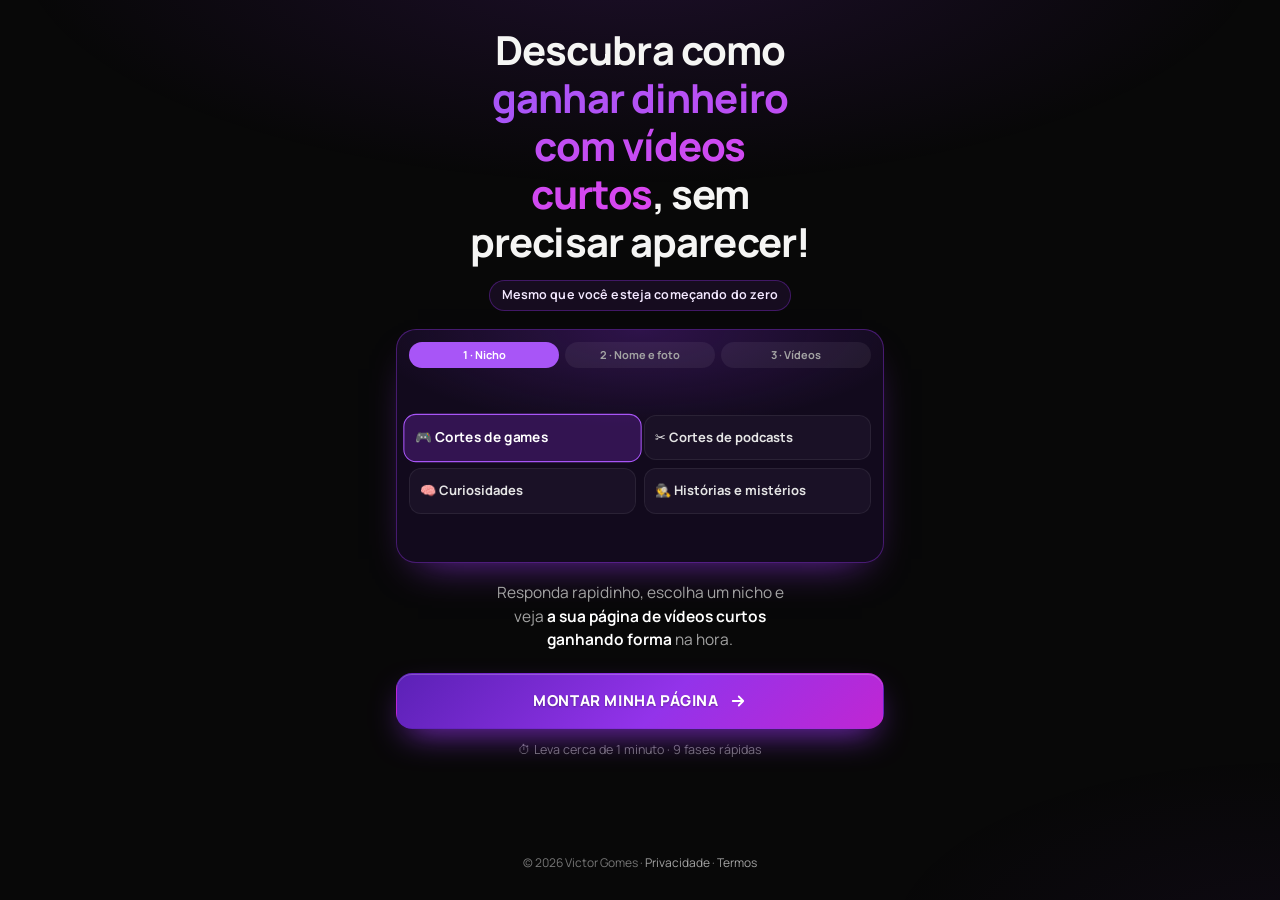
<file: clube.html>
<!doctype html>
<html lang="pt-BR">
<head>
  <meta charset="utf-8">
  <meta name="viewport" content="width=device-width, initial-scale=1, viewport-fit=cover">
  <title>Clube Dark Viral | Victor Gomes</title>
  <meta name="description" content="Descubra como ganhar dinheiro com vídeos curtos, sem precisar aparecer.">
  <meta name="theme-color" content="#0a0612">
  <meta name="color-scheme" content="dark">

  <link rel="canonical" href="https://www.ovictorgomes.com.br/clube">
  <meta property="og:type" content="website">
  <meta property="og:locale" content="pt_BR">
  <meta property="og:site_name" content="Victor Gomes">
  <meta property="og:title" content="Clube Dark Viral — ganhe dinheiro com vídeos curtos">
  <meta property="og:description" content="Descubra como ganhar dinheiro com vídeos curtos, sem precisar aparecer.">
  <meta property="og:url" content="https://www.ovictorgomes.com.br/clube">
  <meta property="og:image" content="https://www.ovictorgomes.com.br/assets/img/clube-banner-1300.webp">
  <meta name="twitter:card" content="summary_large_image">

  <link rel="icon" href="assets/img/favicon.svg" type="image/svg+xml">
  <link rel="preconnect" href="https://fonts.googleapis.com">
  <link rel="preconnect" href="https://fonts.gstatic.com" crossorigin>
  <link rel="stylesheet" href="https://fonts.googleapis.com/css2?family=Manrope:wght@500;600;700;800&display=swap">
  <link rel="stylesheet" href="assets/css/style.css">
  <link rel="stylesheet" href="assets/css/quiz.css">
  <link rel="stylesheet" href="assets/css/clube.css">

  <script src="assets/js/config.js" defer></script>
  <script src="assets/js/main.js" defer></script>
  <script src="assets/js/clube-data.js?v=2" defer></script>
  <script src="assets/js/quiz.js?v=2" defer></script>
</head>
<body class="qz qz--dark">
  <div class="bg-glow" aria-hidden="true"></div>

  <header class="qz-header">
    <div class="qz-header__inner">
      <button class="qz-back" type="button" data-back aria-label="Voltar para a pergunta anterior" hidden>
        <svg viewBox="0 0 24 24" aria-hidden="true"><path d="M15 6l-6 6 6 6"/></svg>
      </button>
      <div class="qz-progress" role="progressbar" aria-label="Progresso do quiz" aria-valuemin="0" aria-valuemax="100" aria-valuenow="0">
        <span class="qz-progress__bar"></span>
      </div>
      <img class="qz-avatar" src="assets/img/clube/logo-cdv-v2.webp" alt="Clube Dark Viral" width="40" height="40">
    </div>
  </header>

  <main class="qz-main" id="app" aria-live="polite">
    <noscript><p class="qz-text">Ative o JavaScript para fazer o quiz.</p></noscript>
  </main>

  <footer class="qz-footer">
    <p>© 2026 Victor Gomes · <a href="privacidade.html">Privacidade</a> · <a href="termos.html">Termos</a></p>
  </footer>

  <div class="cookie" id="cookie-banner" role="dialog" aria-live="polite" aria-label="Preferências de cookies" hidden>
    <p>Usamos cookies de medição (Google Analytics e Meta) para entender o desempenho da página. Você pode aceitar ou recusar. <a href="privacidade.html">Saiba mais</a>.</p>
    <div class="cookie__actions">
      <button class="btn btn--ghost btn--sm" type="button" data-consent="denied">Recusar</button>
      <button class="btn btn--primary btn--sm" type="button" data-consent="granted">Aceitar</button>
    </div>
  </div>

  <div class="toast" id="toast" role="status" aria-live="polite" hidden></div>
</body>
</html>
</file>
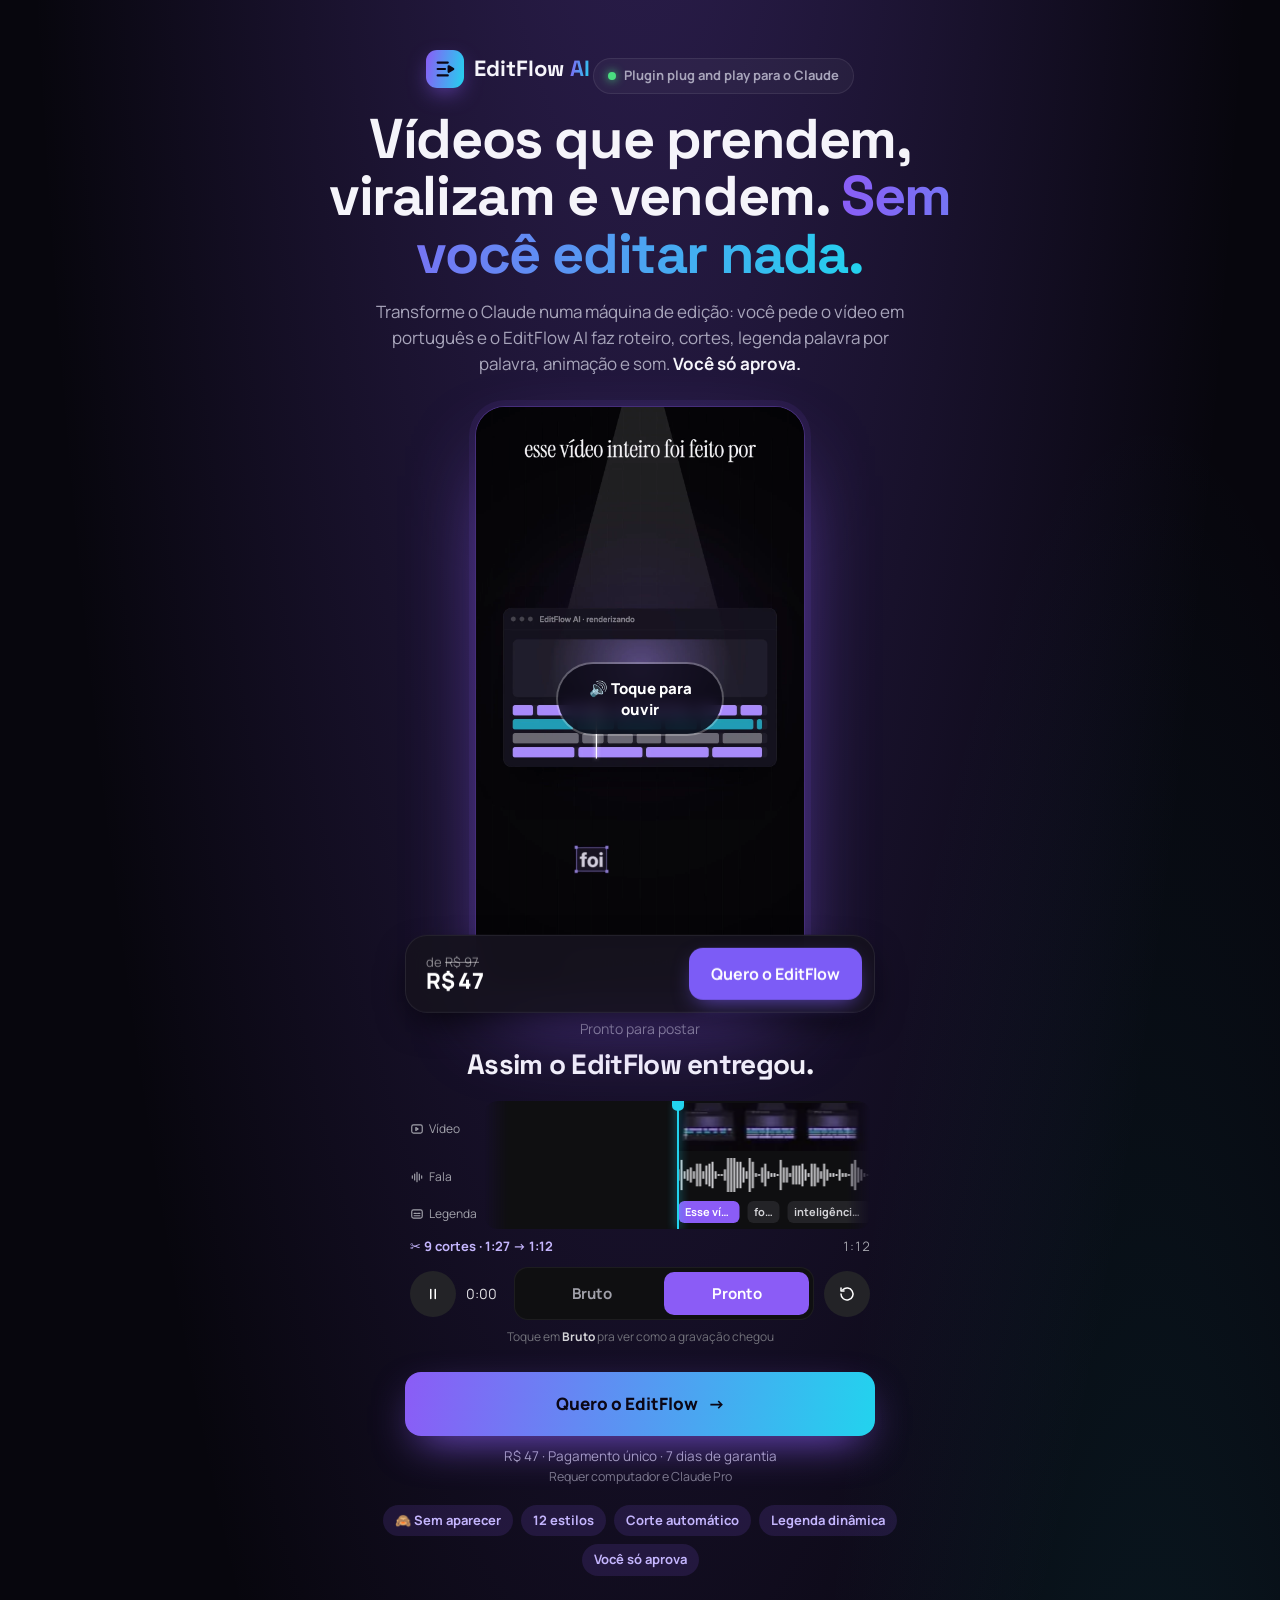
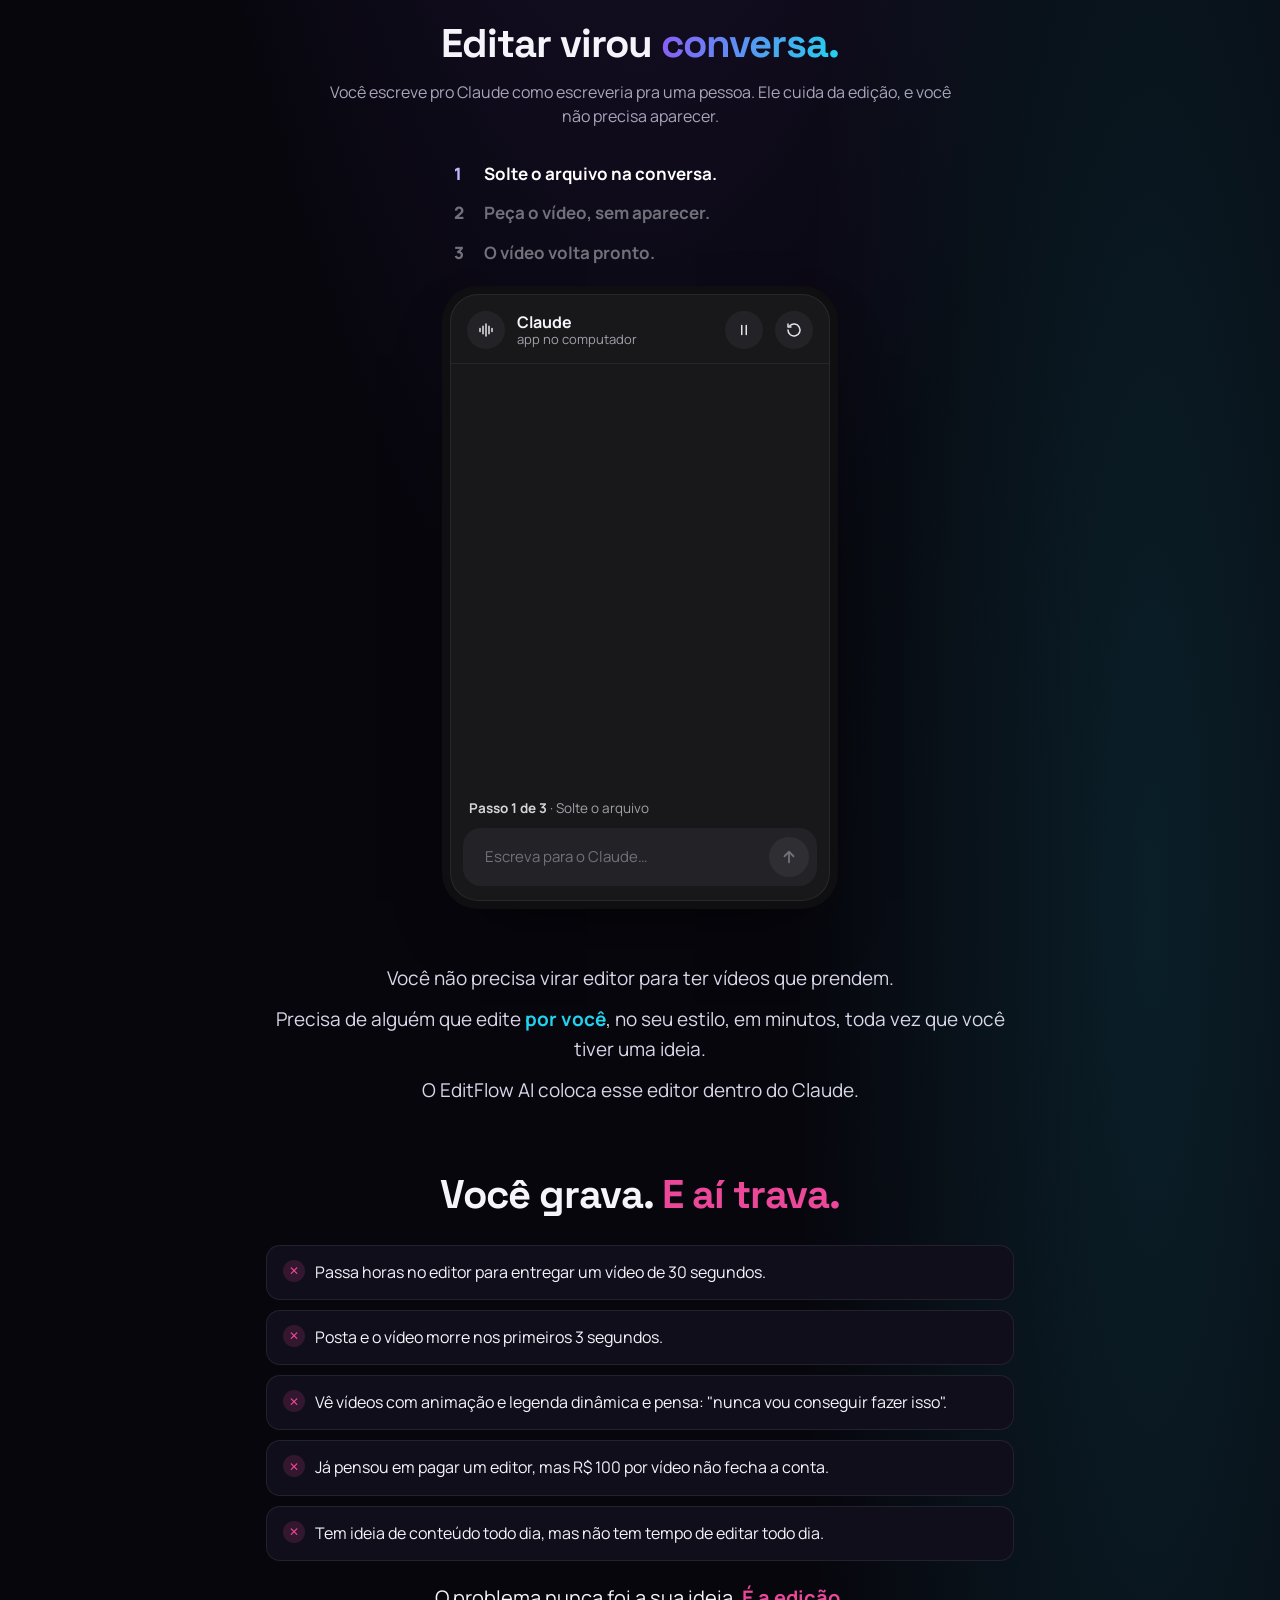
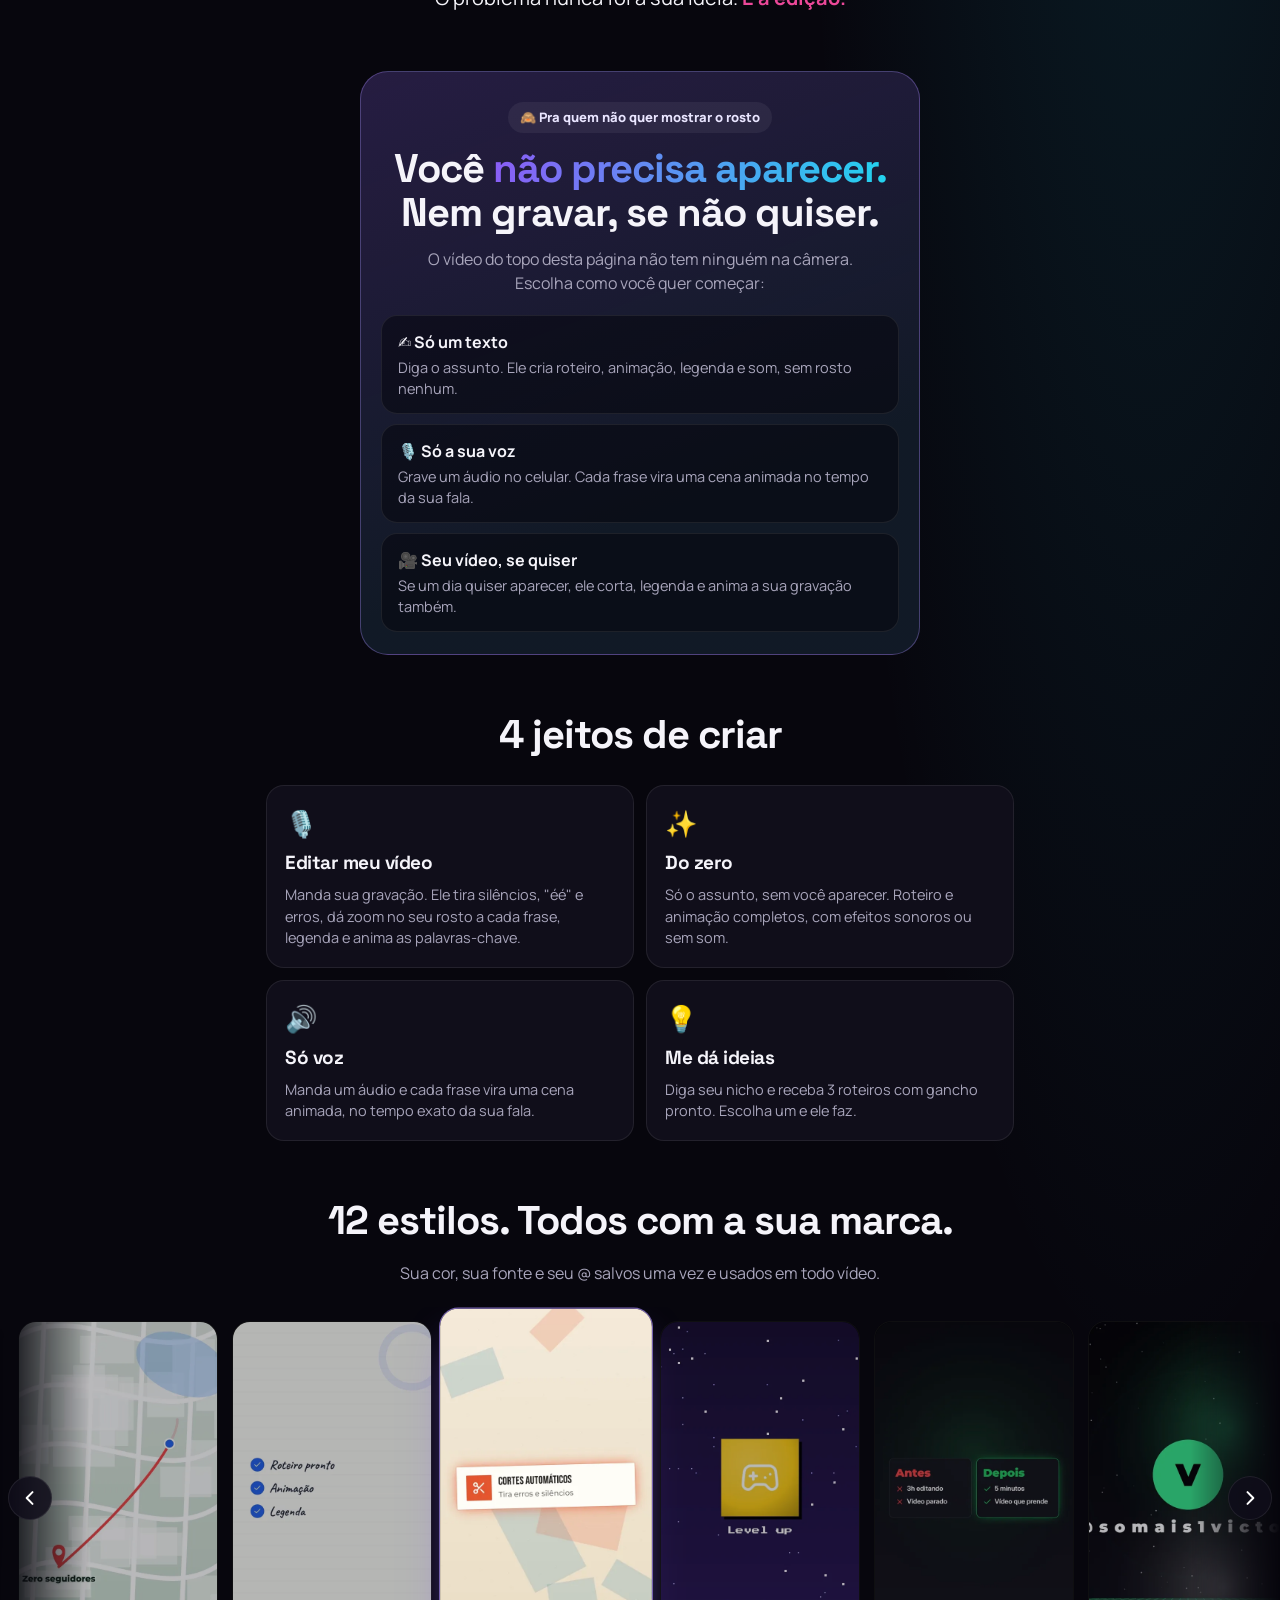
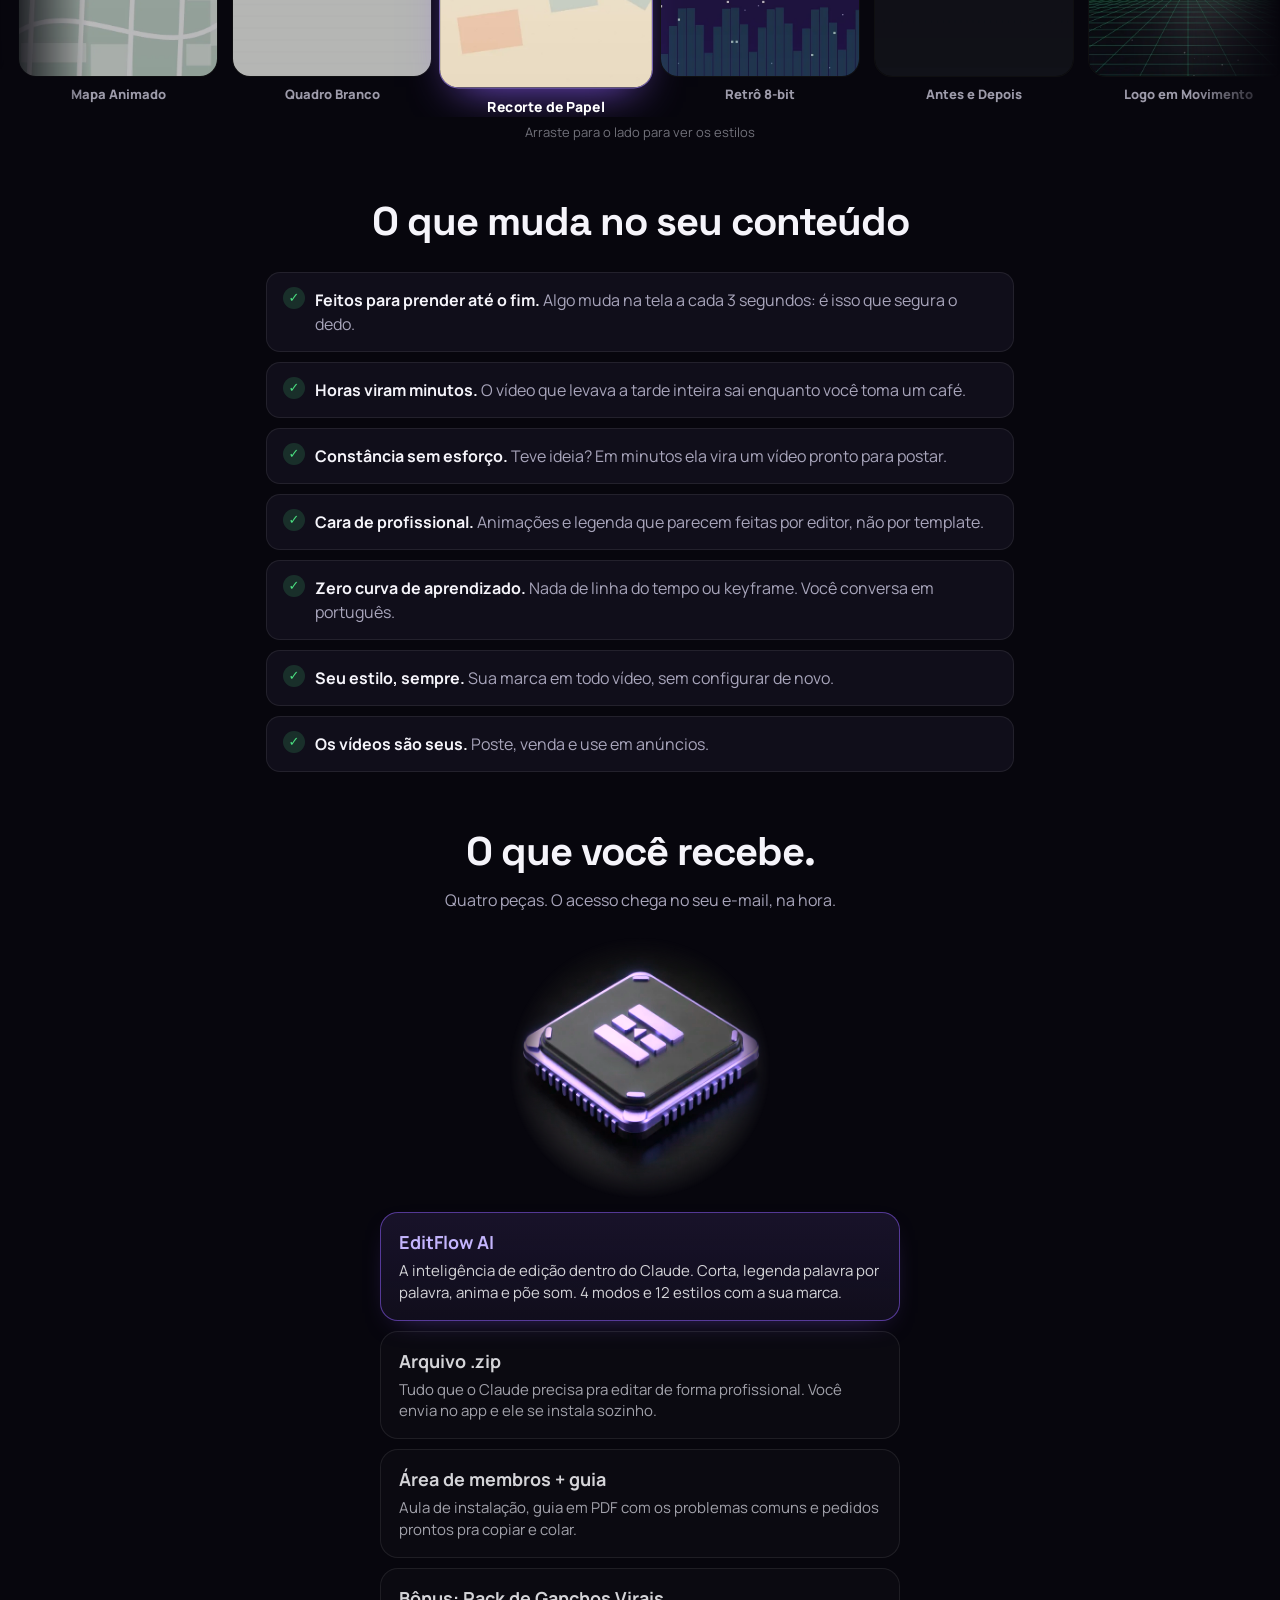
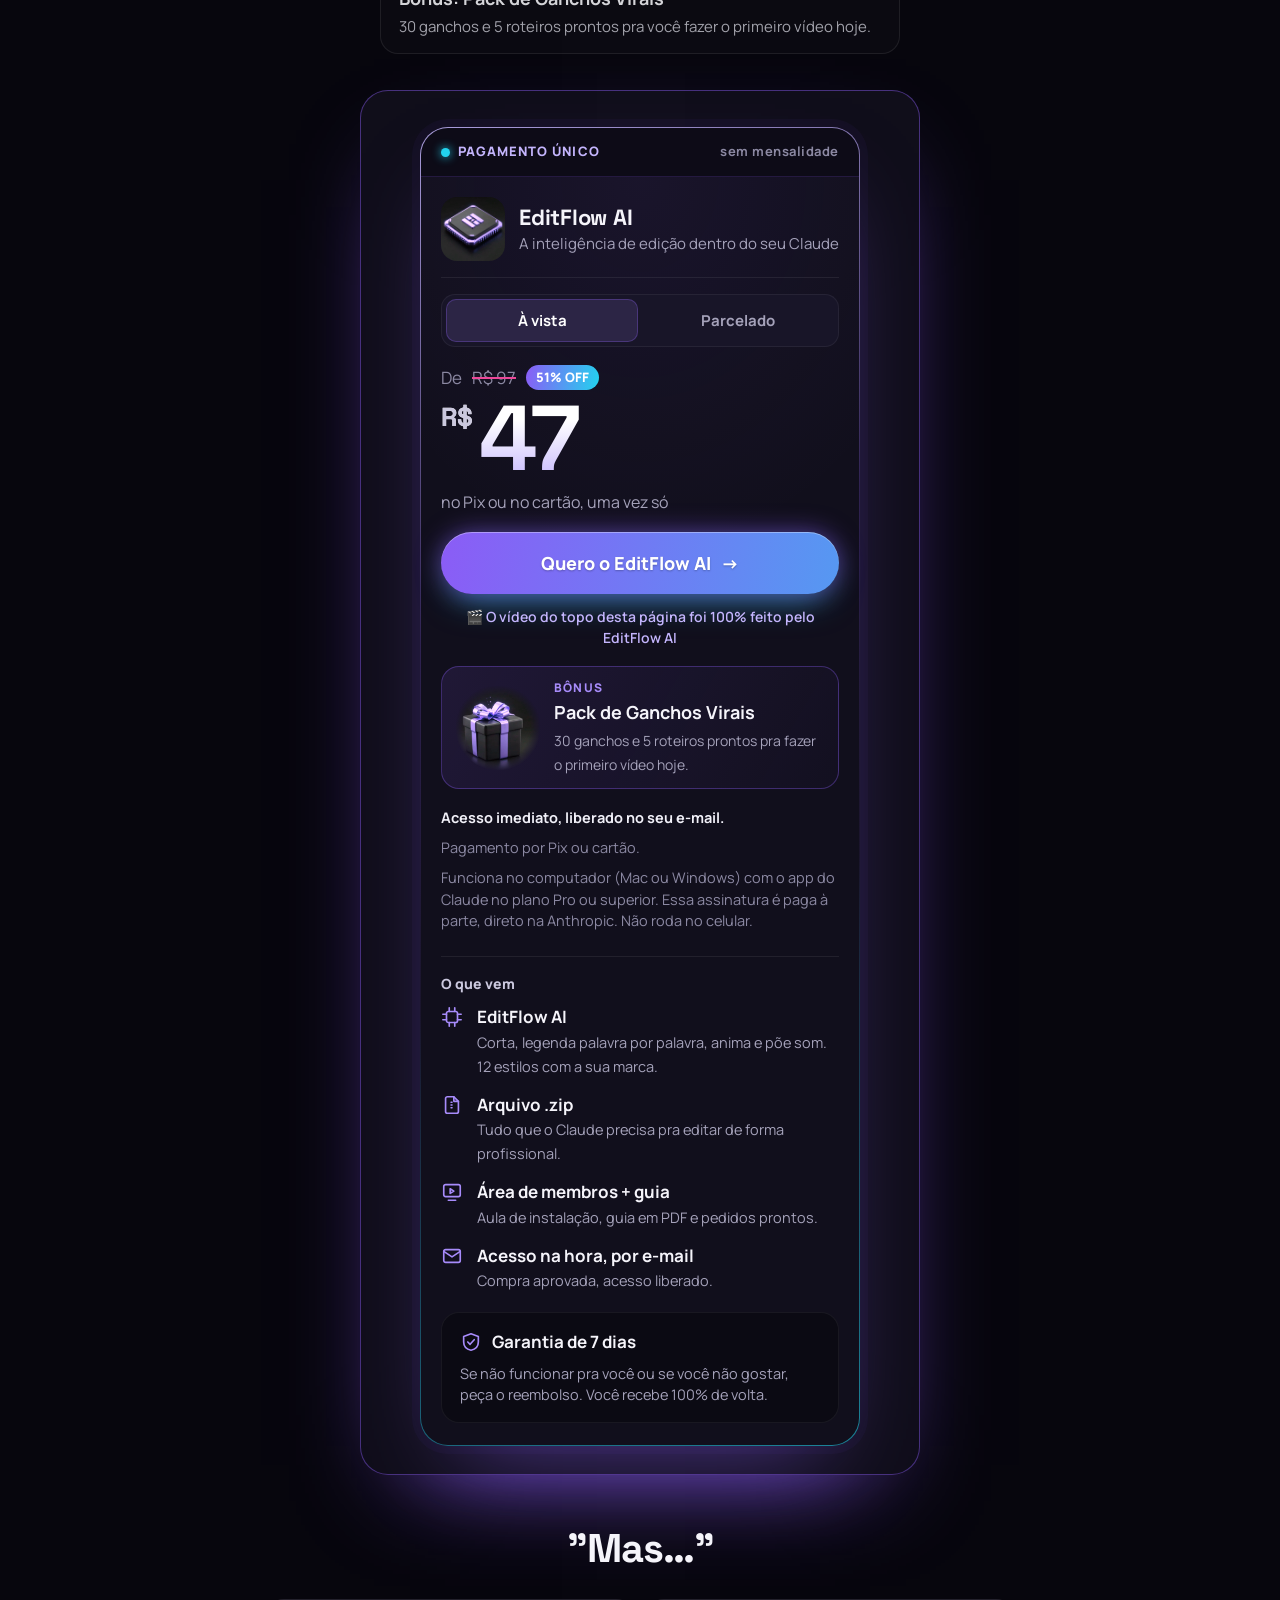
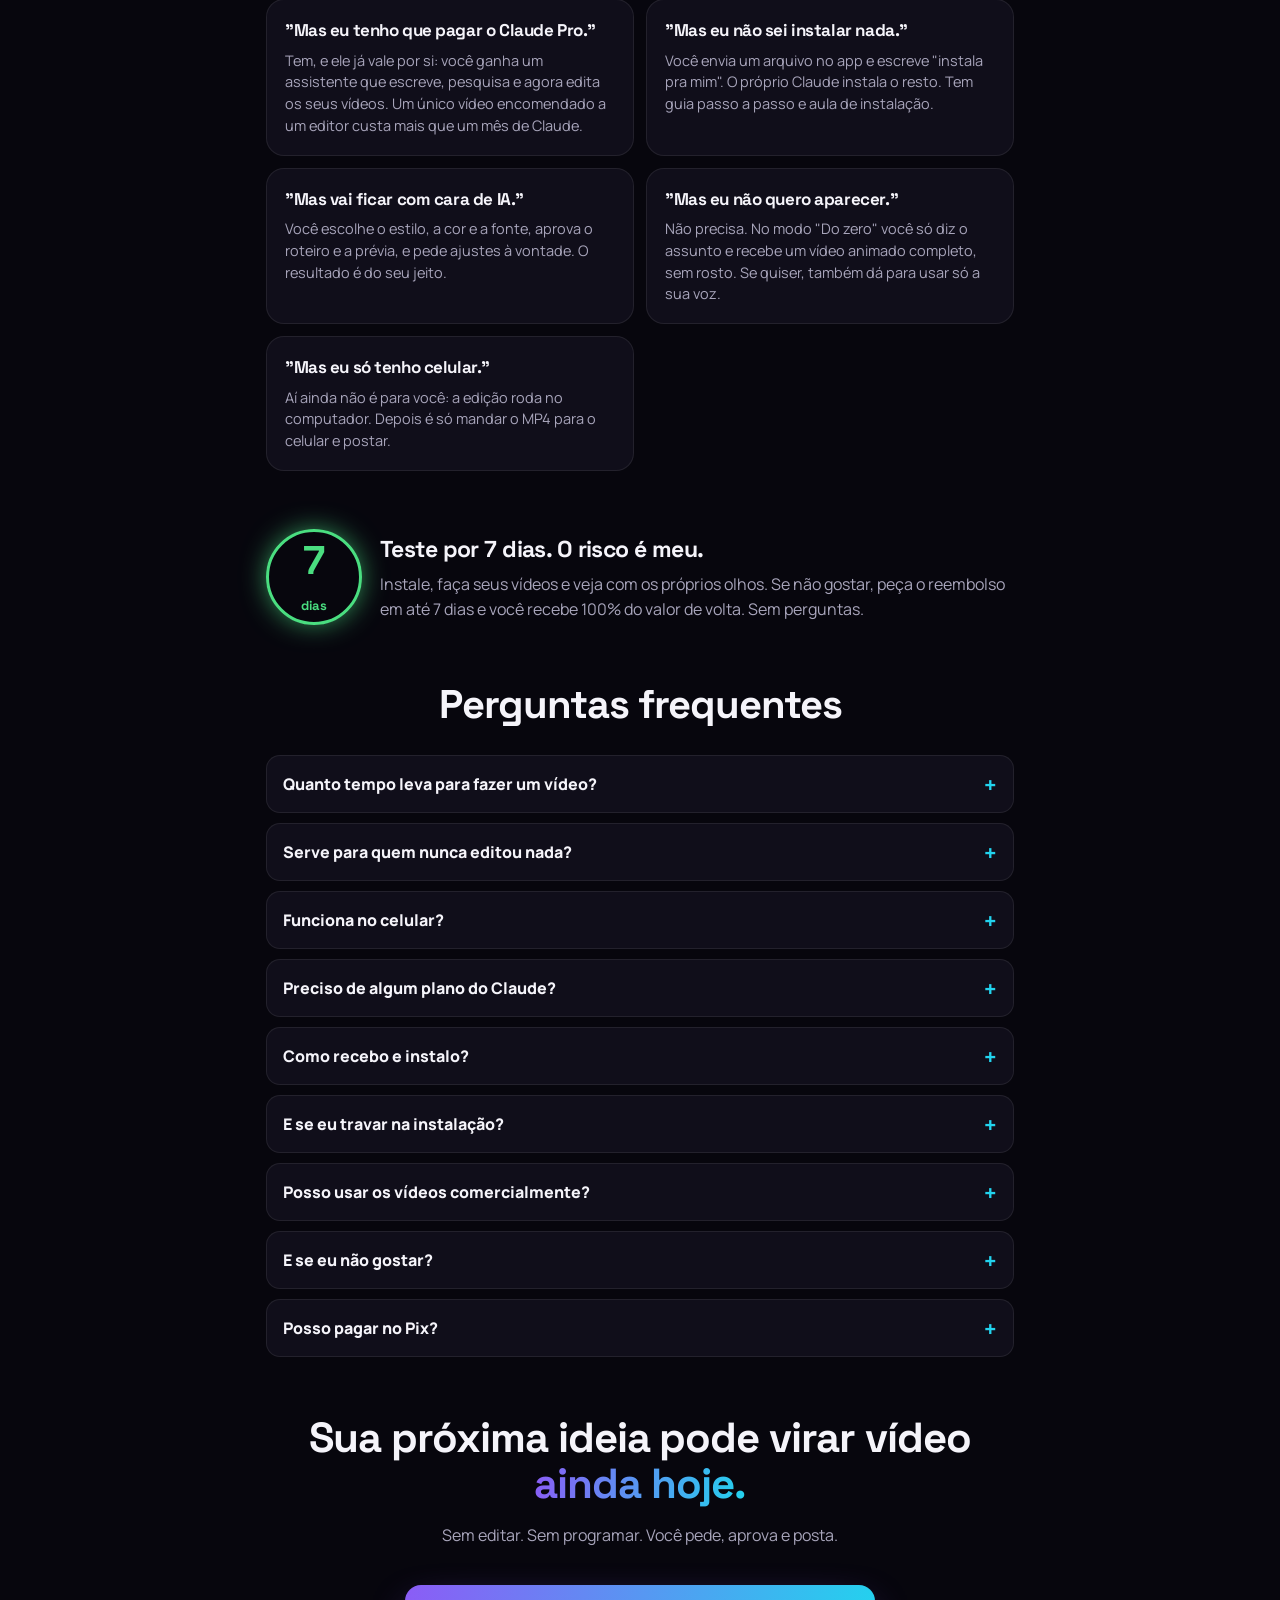
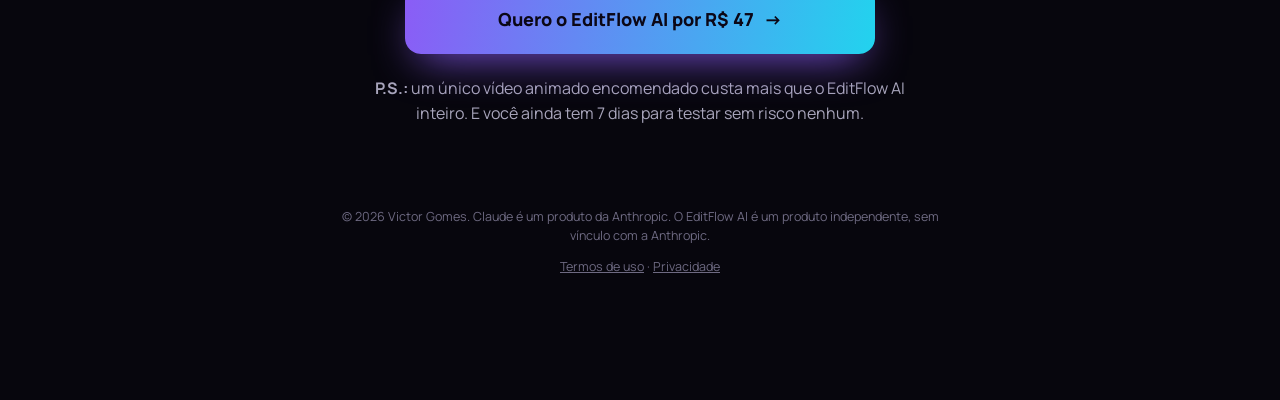
<file: editflow.html>
<!doctype html>
<html lang="pt-BR">
<head>
  <meta charset="utf-8">
  <meta name="viewport" content="width=device-width, initial-scale=1, viewport-fit=cover">
  <title>EditFlow AI | Vídeos que prendem, viralizam e vendem</title>
  <meta name="description" content="Plugin plug and play para o Claude: você pede o vídeo em português e recebe roteiro, cortes, legenda palavra por palavra, animações em 12 estilos e som. Sem saber editar.">
  <meta name="theme-color" content="#07060d">
  <meta name="color-scheme" content="dark">
  <link rel="canonical" href="https://www.ovictorgomes.com.br/editflow">
  <meta property="og:type" content="website">
  <meta property="og:locale" content="pt_BR">
  <meta property="og:site_name" content="Victor Gomes">
  <meta property="og:title" content="EditFlow AI: vídeos que prendem, viralizam e vendem. Sem você editar nada.">
  <meta property="og:description" content="Vídeos que prendem, sem você saber editar. Roteiro, cortes, legenda, animação e som: você só aprova.">
  <meta property="og:url" content="https://www.ovictorgomes.com.br/editflow">
  <meta property="og:image" content="https://www.ovictorgomes.com.br/assets/img/editflow/vsl-poster.webp">
  <meta name="twitter:card" content="summary_large_image">
  <link rel="icon" href="assets/img/favicon.svg" type="image/svg+xml">
  <link rel="preconnect" href="https://fonts.googleapis.com">
  <link rel="preconnect" href="https://fonts.gstatic.com" crossorigin>
  <link rel="stylesheet" href="https://fonts.googleapis.com/css2?family=Manrope:wght@500;600;700;800&family=Space+Grotesk:wght@500;600;700&display=swap">
  <link rel="stylesheet" href="assets/css/style.css">
  <link rel="stylesheet" href="assets/css/editflow.css">
  <link rel="preload" as="image" href="assets/img/editflow/vsl-poster.webp" fetchpriority="high">
  <script src="assets/js/config.js" defer></script>
  <script src="assets/js/main.js" defer></script>
  <script src="assets/js/editflow.js" defer></script>
</head>
<body class="ef">
  <!-- ─────────── 1-4 · Topo ─────────── -->
  <header class="ef-hero">
    <div class="ef-marca ef-r">
      <span class="ef-logo" aria-hidden="true">
        <svg viewBox="0 0 24 24"><path d="M4 5h11M4 12h8M4 19h11"/><path d="M16 9l5 3-5 3z"/></svg>
      </span>
      <span>EditFlow <b>AI</b></span>
    </div>
    <p class="ef-tag ef-r"><span class="ef-dot"></span> Plugin plug and play para o Claude</p>
    <h1 class="ef-r">Vídeos que prendem, viralizam e vendem. <em>Sem você <span class="ef-nq">editar nada.</span></em></h1>
    <p class="ef-sub ef-r">Transforme o Claude numa máquina de edição: você pede o vídeo em português e o EditFlow AI faz roteiro, cortes, legenda palavra por palavra, animação e som. <strong>Você só aprova.</strong></p>

    <div class="ef-vsl ef-r">
      <video id="ef-vsl" src="assets/img/editflow/vsl.mp4?v=4" poster="assets/img/editflow/vsl-poster.webp?v=4" autoplay muted loop playsinline preload="metadata" aria-label="Vídeo de apresentação do EditFlow AI"></video>
      <button class="ef-som" id="ef-som" type="button">🔊 Toque para ouvir</button>
      <span class="ef-vsl__selo">feito 100% pelo EditFlow AI</span>
      <div class="ef-vsl__bruto" id="ef-vsl-bruto" hidden>
        <span class="ef-vsl__mic"><svg viewBox="0 0 24 24"><rect x="9" y="3" width="6" height="11" rx="3"/><path d="M5 11a7 7 0 0 0 14 0M12 18v3"/></svg></span>
        <b>Gravação bruta</b>
        <small>só a voz, sem editar, com pausas e erros</small>
        <span class="ef-vsl__eq" aria-hidden="true"><i></i><i></i><i></i><i></i><i></i><i></i><i></i></span>
      </div>
      <audio id="ef-bruto-audio" src="assets/img/editflow/vsl-bruto.mp3?v=1" preload="none"></audio>
    </div>

    <div class="ef-tl ef-r" id="ef-tl" aria-label="Linha do tempo deste vídeo: a gravação bruta e o vídeo pronto">
      <p class="ef-tl__rot">Pronto para postar</p>
      <h2 class="ef-tl__tit">Assim o EditFlow entregou.</h2>
      <div class="ef-tl__area">
        <div class="ef-tl__nomes" aria-hidden="true">
          <span><svg viewBox="0 0 24 24"><rect x="3" y="5" width="18" height="14" rx="3"/><path d="M10 9.5v5l4-2.5z"/></svg>Vídeo</span>
          <span><svg viewBox="0 0 24 24"><path d="M4 10v4M8 7v10M12 4v16M16 7v10M20 10v4"/></svg>Fala</span>
          <span><svg viewBox="0 0 24 24"><rect x="3" y="5" width="18" height="14" rx="3"/><path d="M7 11h4M13 11h4M7 15h10"/></svg>Legenda</span>
        </div>
        <div class="ef-tl__janela" title="Arraste para navegar">
          <div class="ef-tl__rolo">
            <div class="ef-tl__faixa ef-tl__faixa--video"></div>
            <div class="ef-tl__faixa ef-tl__faixa--fala"></div>
            <div class="ef-tl__faixa ef-tl__faixa--leg"></div>
          </div>
          <span class="ef-tl__cabeca" aria-hidden="true"></span>
        </div>
      </div>
      <div class="ef-tl__info"><span class="ef-tl__motivo"></span><span class="ef-tl__total">1:12</span></div>
      <div class="ef-tl__ctrl">
        <button class="ef-tl__play" type="button" aria-label="Pausar"><svg viewBox="0 0 24 24"><path d="M9 6v12M15 6v12"/></svg></button>
        <span class="ef-tl__tempo">0:00</span>
        <div class="ef-tl__modo" role="group" aria-label="Ver a gravação">
          <button type="button" data-modo="bruto" aria-pressed="false">Bruto</button>
          <button type="button" data-modo="pronto" aria-pressed="true">Pronto</button>
        </div>
        <button class="ef-tl__repete" type="button" aria-label="Recomeçar"><svg viewBox="0 0 24 24"><path d="M4 12a8 8 0 1 0 2.4-5.7"/><path d="M4 4v4h4"/></svg></button>
      </div>
      <p class="ef-tl__dica">Toque em <b>Bruto</b> pra ver como a gravação chegou</p>
    </div>

    <a class="ef-btn ef-r" href="#oferta">Quero o EditFlow <span aria-hidden="true">→</span></a>
    <p class="ef-micro ef-r">R$ 47 · Pagamento único · 7 dias de garantia<br><span class="ef-micro__req">Requer computador e Claude Pro</span></p>
    <ul class="ef-chips ef-r">
      <li>🙈 Sem aparecer</li><li>12 estilos</li><li>Corte automático</li><li>Legenda dinâmica</li><li>Você só aprova</li>
    </ul>

    <section class="ef-conv ef-demo">
      <h2 class="ef-h2 ef-r">Editar virou <span class="ef-h2__roxo">conversa.</span></h2>
      <p class="ef-demo__sub ef-r">Você escreve pro Claude como escreveria pra uma pessoa. Ele cuida da edição, e você não precisa aparecer.</p>
      <ol class="ef-conv__passos ef-r" id="ef-conv-passos">
        <li data-passo="1"><b>1</b>Solte o arquivo na conversa.</li>
        <li data-passo="2"><b>2</b>Peça o vídeo, sem aparecer.</li>
        <li data-passo="3"><b>3</b>O vídeo volta pronto.</li>
      </ol>
        <div class="ef-ia ef-r" id="ef-ia" aria-label="Exemplo de conversa: instalando o EditFlow AI e pedindo um vídeo">
        <div class="ef-ia__topo">
          <span class="ef-ia__icone" aria-hidden="true"><svg viewBox="0 0 24 24"><path d="M4 10v4M8 7v10M12 4v16M16 7v10M20 10v4"/></svg></span>
          <span class="ef-ia__nome"><b>Claude</b><small>app no computador</small></span>
          <button class="ef-ia__bt" type="button" data-acao="pausa" aria-label="Pausar"><svg viewBox="0 0 24 24"><path d="M9 6v12M15 6v12"/></svg></button>
          <button class="ef-ia__bt" type="button" data-acao="repete" aria-label="Recomeçar"><svg viewBox="0 0 24 24"><path d="M4 12a8 8 0 1 0 2.4-5.7"/><path d="M4 4v4h4"/></svg></button>
        </div>
        <div class="ef-ia__msgs" aria-live="polite"></div>
        <p class="ef-ia__passo"><b>Passo 1 de 3</b> · Mande o arquivo</p>
        <div class="ef-ia__campo">
          <span class="ef-ia__thumb" aria-hidden="true"></span>
          <span class="ef-ia__digita"></span>
          <span class="ef-ia__enviar" aria-hidden="true"><svg viewBox="0 0 24 24"><path d="M12 19V5M6 11l6-6 6 6"/></svg></span>
        </div>
      </div>

    </section>
  </header>

  <main>
    <!-- ─────────── 3 · Abertura ─────────── -->
    <section class="ef-sec ef-abertura ef-r">
      <p>Você não precisa virar editor para ter vídeos que prendem.</p>
      <p>Precisa de alguém que edite <strong>por você</strong>, no seu estilo, em minutos, toda vez que você tiver uma ideia.</p>
      <p>O EditFlow AI coloca esse editor dentro do Claude.</p>
    </section>

    <!-- ─────────── 5 · Dor ─────────── -->
    <section class="ef-sec">
      <h2 class="ef-h2 ef-r">Você grava. <span>E aí trava.</span></h2>
      <ul class="ef-dor">
        <li class="ef-r">Passa horas no editor para entregar um vídeo de 30 segundos.</li>
        <li class="ef-r">Posta e o vídeo morre nos primeiros 3 segundos.</li>
        <li class="ef-r">Vê vídeos com animação e legenda dinâmica e pensa: "nunca vou conseguir fazer isso".</li>
        <li class="ef-r">Já pensou em pagar um editor, mas R$ 100 por vídeo não fecha a conta.</li>
        <li class="ef-r">Tem ideia de conteúdo todo dia, mas não tem tempo de editar todo dia.</li>
      </ul>
      <p class="ef-virada ef-r">O problema nunca foi a sua ideia. <strong>É a edição.</strong></p>
    </section>

    <!-- ─────────── Sem aparecer ─────────── -->
    <section class="ef-sec ef-anon">
      <div class="ef-anon__box ef-r">
        <span class="ef-anon__selo">🙈 Pra quem não quer mostrar o rosto</span>
        <h2 class="ef-h2">Você <span>não precisa aparecer.</span><br>Nem gravar, se não quiser.</h2>
        <p class="ef-anon__sub">O vídeo do topo desta página não tem ninguém na câmera. Escolha como você quer começar:</p>
        <ul class="ef-anon__lista">
          <li><b>✍️ Só um texto</b><span>Diga o assunto. Ele cria roteiro, animação, legenda e som, sem rosto nenhum.</span></li>
          <li><b>🎙️ Só a sua voz</b><span>Grave um áudio no celular. Cada frase vira uma cena animada no tempo da sua fala.</span></li>
          <li><b>🎥 Seu vídeo, se quiser</b><span>Se um dia quiser aparecer, ele corta, legenda e anima a sua gravação também.</span></li>
        </ul>
      </div>
    </section>

    <!-- ─────────── Modos ─────────── -->
    <section class="ef-sec">
      <h2 class="ef-h2 ef-r">4 jeitos de criar</h2>
      <div class="ef-modos">
        <article class="ef-r"><span>🎙️</span><h3>Editar meu vídeo</h3><p>Manda sua gravação. Ele tira silêncios, "éé" e erros, dá zoom no seu rosto a cada frase, legenda e anima as palavras-chave.</p></article>
        <article class="ef-r"><span>✨</span><h3>Do zero</h3><p>Só o assunto, sem você aparecer. Roteiro e animação completos, com efeitos sonoros ou sem som.</p></article>
        <article class="ef-r"><span>🔊</span><h3>Só voz</h3><p>Manda um áudio e cada frase vira uma cena animada, no tempo exato da sua fala.</p></article>
        <article class="ef-r"><span>💡</span><h3>Me dá ideias</h3><p>Diga seu nicho e receba 3 roteiros com gancho pronto. Escolha um e ele faz.</p></article>
      </div>
    </section>

    <!-- ─────────── Estilos (carrossel infinito) ─────────── -->
    <section class="ef-sec ef-sec--larga">
      <h2 class="ef-h2 ef-r">12 estilos. Todos com a sua marca.</h2>
      <p class="ef-centro ef-suave ef-r">Sua cor, sua fonte e seu @ salvos uma vez e usados em todo vídeo.</p>
      <div class="ef-carrossel-box">
        <div class="ef-carrossel" id="ef-carrossel" aria-label="Exemplos dos 12 estilos. Arraste para ver mais.">
          <div class="ef-trilho" id="ef-trilho">
            <!-- preenchido pelo editflow.js (12 estilos, duplicados para o loop) -->
          </div>
        </div>
        <button class="ef-seta ef-seta--esq" type="button" data-dir="-1" aria-label="Estilo anterior"><svg viewBox="0 0 24 24"><path d="M15 5l-7 7 7 7"/></svg></button>
        <button class="ef-seta ef-seta--dir" type="button" data-dir="1" aria-label="Próximo estilo"><svg viewBox="0 0 24 24"><path d="M9 5l7 7-7 7"/></svg></button>
      </div>
      <p class="ef-carrossel-dica ef-r">Arraste para o lado para ver os estilos</p>
    </section>

    <!-- ─────────── 7 · Benefícios ─────────── -->
    <section class="ef-sec">
      <h2 class="ef-h2 ef-r">O que muda no seu conteúdo</h2>
      <ul class="ef-ben">
        <li class="ef-r"><b>Feitos para prender até o fim.</b> Algo muda na tela a cada 3 segundos: é isso que segura o dedo.</li>
        <li class="ef-r"><b>Horas viram minutos.</b> O vídeo que levava a tarde inteira sai enquanto você toma um café.</li>
        <li class="ef-r"><b>Constância sem esforço.</b> Teve ideia? Em minutos ela vira um vídeo pronto para postar.</li>
        <li class="ef-r"><b>Cara de profissional.</b> Animações e legenda que parecem feitas por editor, não por template.</li>
        <li class="ef-r"><b>Zero curva de aprendizado.</b> Nada de linha do tempo ou keyframe. Você conversa em português.</li>
        <li class="ef-r"><b>Seu estilo, sempre.</b> Sua marca em todo vídeo, sem configurar de novo.</li>
        <li class="ef-r"><b>Os vídeos são seus.</b> Poste, venda e use em anúncios.</li>
      </ul>
    </section>

    <!-- ─────────── O que você recebe (clicável) ─────────── -->
    <section class="ef-sec ef-rec" id="ef-rec">
      <h2 class="ef-h2 ef-r">O que você recebe.</h2>
      <p class="ef-demo__sub ef-r">Quatro peças. O acesso chega no seu e-mail, na hora.</p>
      <div class="ef-rec__img ef-r" aria-hidden="true">
        <img data-ico="1" src="assets/img/editflow/ic-chip.webp" alt="" width="280" height="280" loading="lazy">
        <img data-ico="2" src="assets/img/editflow/ic-zip.webp" alt="" width="280" height="280" loading="lazy">
        <img data-ico="3" src="assets/img/editflow/ic-aulas.webp" alt="" width="280" height="280" loading="lazy">
        <img data-ico="4" src="assets/img/editflow/ic-bonus.webp" alt="" width="280" height="280" loading="lazy">
      </div>
      <div class="ef-rec__lista" role="tablist" aria-label="O que vem no EditFlow AI">
        <button class="ef-rec__item ef-r" type="button" role="tab" aria-selected="true" data-item="1"><b>EditFlow AI</b><span>A inteligência de edição dentro do Claude. Corta, legenda palavra por palavra, anima e põe som. 4 modos e 12 estilos com a sua marca.</span></button>
        <button class="ef-rec__item ef-r" type="button" role="tab" aria-selected="false" data-item="2"><b>Arquivo .zip</b><span>Tudo que o Claude precisa pra editar de forma profissional. Você envia no app e ele se instala sozinho.</span></button>
        <button class="ef-rec__item ef-r" type="button" role="tab" aria-selected="false" data-item="3"><b>Área de membros + guia</b><span>Aula de instalação, guia em PDF com os problemas comuns e pedidos prontos pra copiar e colar.</span></button>
        <button class="ef-rec__item ef-r" type="button" role="tab" aria-selected="false" data-item="4"><b>Bônus: Pack de Ganchos Virais</b><span>30 ganchos e 5 roteiros prontos pra você fazer o primeiro vídeo hoje.</span></button>
      </div>
    </section>

    <!-- ─────────── 9 · Oferta (cartão premium preto e dourado) ─────────── -->
    <section class="ef-sec ef-oferta" id="oferta">
      <div class="ef-of ef-r">
        <div class="ef-of__topo"><span><i class="ef-of__ponto"></i>Pagamento único</span><span class="ef-of__sem">sem mensalidade</span></div>
        <div class="ef-of__corpo">
          <div class="ef-of__prod">
            <img src="assets/img/editflow/ic-chip.webp" alt="" width="64" height="64">
            <div><b>EditFlow AI</b><span>A inteligência de edição dentro do seu Claude</span></div>
          </div>
          <div class="ef-of__modo" role="group" aria-label="Forma de pagamento">
            <button type="button" data-pag="vista" aria-pressed="true">À vista</button>
            <button type="button" data-pag="parc" aria-pressed="false">Parcelado</button>
          </div>
          <div class="ef-of__preco" data-mostra="vista">
            <p class="ef-of__de">De <s>R$ 97</s> <em>51% OFF</em></p>
            <p class="ef-of__valor"><small>R$</small>47</p>
            <p class="ef-of__sub">no Pix ou no cartão, uma vez só</p>
          </div>
          <div class="ef-of__preco" data-mostra="parc" hidden>
            <p class="ef-of__de">De <s>R$ 97</s> <em>51% OFF</em></p>
            <p class="ef-of__valor ef-of__valor--parc"><small>11x</small>R$ 5,24</p>
            <p class="ef-of__sub">no cartão de crédito</p>
          </div>
          <a class="ef-of__btn" href="#" data-link="checkoutPluginPlay" data-track="checkoutClick" data-clique="pluginplay">Quero o EditFlow AI <span aria-hidden="true">→</span></a>
          <p class="ef-of__prova">🎬 O vídeo do topo desta página foi 100% feito pelo EditFlow AI</p>
          <div class="ef-of__bonus">
            <img src="assets/img/editflow/ic-bonus.webp" alt="" width="84" height="84" loading="lazy">
            <div><small>Bônus</small><b>Pack de Ganchos Virais</b><span>30 ganchos e 5 roteiros prontos pra fazer o primeiro vídeo hoje.</span></div>
          </div>
          <div class="ef-of__notas">
            <p><strong>Acesso imediato, liberado no seu e-mail.</strong></p>
            <p>Pagamento por Pix ou cartão.</p>
            <p>Funciona no computador (Mac ou Windows) com o app do Claude no plano Pro ou superior. Essa assinatura é paga à parte, direto na Anthropic. Não roda no celular.</p>
          </div>
          <p class="ef-of__rot">O que vem</p>
          <ul class="ef-of__vem">
            <li><svg viewBox="0 0 24 24"><rect x="6" y="6" width="12" height="12" rx="2"/><path d="M9 2v4M15 2v4M9 18v4M15 18v4M2 9h4M2 15h4M18 9h4M18 15h4"/></svg><div><b>EditFlow AI</b><span>Corta, legenda palavra por palavra, anima e põe som. 12 estilos com a sua marca.</span></div></li>
            <li><svg viewBox="0 0 24 24"><path d="M14 3H7a2 2 0 0 0-2 2v14a2 2 0 0 0 2 2h10a2 2 0 0 0 2-2V8z"/><path d="M14 3v5h5M11 9h1M11 12h1M11 15h1"/></svg><div><b>Arquivo .zip</b><span>Tudo que o Claude precisa pra editar de forma profissional.</span></div></li>
            <li><svg viewBox="0 0 24 24"><rect x="3" y="4" width="18" height="13" rx="2"/><path d="M10 8.5v5l4-2.5zM8 21h8"/></svg><div><b>Área de membros + guia</b><span>Aula de instalação, guia em PDF e pedidos prontos.</span></div></li>
            <li><svg viewBox="0 0 24 24"><rect x="3" y="5" width="18" height="14" rx="2"/><path d="M3 7l9 6 9-6"/></svg><div><b>Acesso na hora, por e-mail</b><span>Compra aprovada, acesso liberado.</span></div></li>
          </ul>
          <div class="ef-of__garantia">
            <b><svg viewBox="0 0 24 24"><path d="M12 3l8 3v6c0 5-3.5 8-8 9-4.5-1-8-4-8-9V6z"/><path d="M8.5 12l2.5 2.5 4.5-5"/></svg>Garantia de 7 dias</b>
            <p>Se não funcionar pra você ou se você não gostar, peça o reembolso. Você recebe 100% de volta.</p>
          </div>
        </div>
      </div>
    </section>

    <!-- ─────────── 10 · Objeções ─────────── -->
    <section class="ef-sec">
      <h2 class="ef-h2 ef-r">"Mas…"</h2>
      <div class="ef-obj">
        <article class="ef-r"><h3>"Mas eu tenho que pagar o Claude Pro."</h3><p>Tem, e ele já vale por si: você ganha um assistente que escreve, pesquisa e agora edita os seus vídeos. Um único vídeo encomendado a um editor custa mais que um mês de Claude.</p></article>
        <article class="ef-r"><h3>"Mas eu não sei instalar nada."</h3><p>Você envia um arquivo no app e escreve "instala pra mim". O próprio Claude instala o resto. Tem guia passo a passo e aula de instalação.</p></article>
        <article class="ef-r"><h3>"Mas vai ficar com cara de IA."</h3><p>Você escolhe o estilo, a cor e a fonte, aprova o roteiro e a prévia, e pede ajustes à vontade. O resultado é do seu jeito.</p></article>
        <article class="ef-r"><h3>"Mas eu não quero aparecer."</h3><p>Não precisa. No modo "Do zero" você só diz o assunto e recebe um vídeo animado completo, sem rosto. Se quiser, também dá para usar só a sua voz.</p></article>
        <article class="ef-r"><h3>"Mas eu só tenho celular."</h3><p>Aí ainda não é para você: a edição roda no computador. Depois é só mandar o MP4 para o celular e postar.</p></article>
      </div>
    </section>

    <!-- ─────────── 11 · Garantia ─────────── -->
    <section class="ef-sec ef-garantia ef-r">
      <div class="ef-selo7">7<small>dias</small></div>
      <div>
        <h2>Teste por 7 dias. O risco é meu.</h2>
        <p>Instale, faça seus vídeos e veja com os próprios olhos. Se não gostar, peça o reembolso em até 7 dias e você recebe 100% do valor de volta. Sem perguntas.</p>
      </div>
    </section>

    <!-- ─────────── 13 · FAQ ─────────── -->
    <section class="ef-sec">
      <h2 class="ef-h2 ef-r">Perguntas frequentes</h2>
      <div class="ef-faq">
        <details class="ef-r"><summary>Quanto tempo leva para fazer um vídeo?</summary><p>Você gasta 2 a 3 minutos pedindo e aprovando. O computador grava o vídeo em 1 a 3 minutos para cada 30 segundos de vídeo.</p></details>
        <details class="ef-r"><summary>Serve para quem nunca editou nada?</summary><p>Foi feito para isso. Você conversa em português; o EditFlow AI faz toda a parte técnica.</p></details>
        <details class="ef-r"><summary>Funciona no celular?</summary><p>Não. Ele roda no app do Claude para computador (Windows ou Mac). Depois você manda o vídeo pronto para o celular e posta.</p></details>
        <details class="ef-r"><summary>Preciso de algum plano do Claude?</summary><p>Sim, o Claude Pro ou superior, assinado direto na Anthropic. O plano grátis não roda plugins.</p></details>
        <details class="ef-r"><summary>Como recebo e instalo?</summary><p>O acesso chega no seu e-mail na hora. Na área de membros você baixa o arquivo, envia em Configurações → Plugins no app do Claude e escreve "instala pra mim". Leva uns 10 minutos.</p></details>
        <details class="ef-r"><summary>E se eu travar na instalação?</summary><p>Tem guia em PDF com a página de problemas comuns e suporte por e-mail pela área de membros.</p></details>
        <details class="ef-r"><summary>Posso usar os vídeos comercialmente?</summary><p>Sim. Os vídeos que você cria são seus: pode postar, vender e usar em anúncios.</p></details>
        <details class="ef-r"><summary>E se eu não gostar?</summary><p>Você tem 7 dias de garantia. Pede o reembolso e recebe 100% de volta.</p></details>
        <details class="ef-r"><summary>Posso pagar no Pix?</summary><p>Sim: Pix com acesso na hora, ou cartão em até 11x.</p></details>
      </div>
    </section>

    <!-- ─────────── 14-15 · Fechamento ─────────── -->
    <section class="ef-sec ef-fim">
      <h2 class="ef-r">Sua próxima ideia pode virar vídeo <em>ainda hoje.</em></h2>
      <p class="ef-r ef-suave">Sem editar. Sem programar. Você pede, aprova e posta.</p>
      <a class="ef-btn ef-btn--grande ef-r" href="#oferta">Quero o EditFlow AI por R$ 47 <span aria-hidden="true">→</span></a>
      <p class="ef-ps ef-r"><strong>P.S.:</strong> um único vídeo animado encomendado custa mais que o EditFlow AI inteiro. E você ainda tem 7 dias para testar sem risco nenhum.</p>
    </section>
  </main>

  <footer class="ef-rodape">
    <p>© 2026 Victor Gomes. Claude é um produto da Anthropic. O EditFlow AI é um produto independente, sem vínculo com a Anthropic.</p>
    <p><a href="termos">Termos de uso</a> · <a href="privacidade">Privacidade</a></p>
  </footer>

  <a class="ef-fixo" href="#oferta" id="ef-fixo" aria-label="Quero o EditFlow AI por R$ 47"><span class="ef-fixo__preco"><small>de <s>R$ 97</s></small><b>R$ 47</b></span><span class="ef-fixo__btn">Quero o EditFlow</span></a>
</body>
</html>
</file>
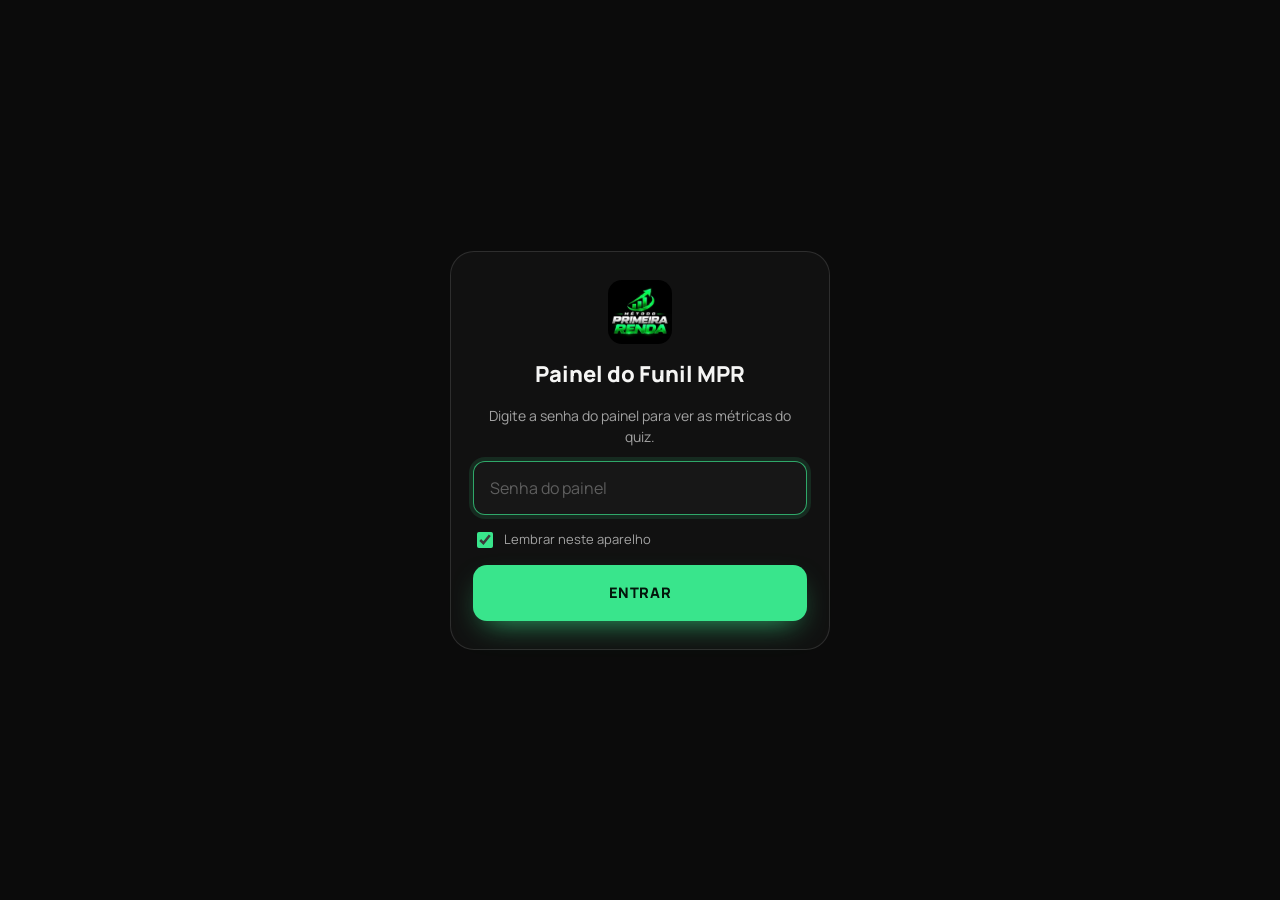
<file: painel.html>
<!doctype html>
<html lang="pt-BR">
<head>
  <meta charset="utf-8">
  <meta name="viewport" content="width=device-width, initial-scale=1, viewport-fit=cover">
  <title>Painel do Funil | Victor Gomes</title>
  <meta name="robots" content="noindex, nofollow">
  <meta name="theme-color" content="#080808">
  <meta name="color-scheme" content="dark">
  <link rel="icon" href="assets/img/favicon.svg" type="image/svg+xml">
  <link rel="preconnect" href="https://fonts.googleapis.com">
  <link rel="preconnect" href="https://fonts.gstatic.com" crossorigin>
  <link rel="stylesheet" href="https://fonts.googleapis.com/css2?family=Manrope:wght@500;600;700;800&display=swap">
  <link rel="stylesheet" href="assets/css/style.css">
  <link rel="stylesheet" href="assets/css/painel.css">
  <script src="assets/js/config.js" defer></script>
  <script src="assets/js/quiz-data.js" defer></script>
  <script src="assets/js/painel.js" defer></script>
</head>
<body class="pn">

  <!-- Login -->
  <main class="pn-login" id="login" hidden>
    <form class="pn-login__card" id="login-form">
      <img src="assets/img/quiz/logo-mpr.webp" alt="" width="64" height="64">
      <h1>Painel do Funil MPR</h1>
      <p>Digite a senha do painel para ver as métricas do quiz.</p>
      <label class="pn-sr" for="senha">Senha</label>
      <input class="input" id="senha" name="senha" type="password" autocomplete="current-password" placeholder="Senha do painel" required>
      <label class="pn-check"><input type="checkbox" id="lembrar" checked> Lembrar neste aparelho</label>
      <p class="pn-login__error" id="login-error" role="alert" hidden></p>
      <button class="btn btn--primary" type="submit"><span class="btn__label">ENTRAR</span></button>
    </form>
  </main>

  <!-- Painel -->
  <div class="pn-app" id="app" hidden>
    <header class="pn-top">
      <div class="pn-top__brand">
        <img src="assets/img/quiz/logo-mpr.webp" alt="" width="36" height="36">
        <div><strong>Funil MPR</strong><span>ovictorgomes.com.br/quiz</span></div>
      </div>
      <nav class="pn-tabs" role="tablist" aria-label="Seções do painel">
        <button class="pn-tab is-active" type="button" role="tab" aria-selected="true" data-tab="performance">Performance</button>
        <button class="pn-tab" type="button" role="tab" aria-selected="false" data-tab="respostas">Respostas</button>
        <a class="pn-tab" href="aplicacoes">Aplicações</a>
      </nav>
      <div class="pn-top__actions">
        <div class="pn-seg" role="group" aria-label="Período">
          <button type="button" data-dias="hoje">Hoje</button>
          <button type="button" data-dias="1" class="is-active">24 horas</button>
          <button type="button" data-dias="7">7 dias</button>
          <button type="button" data-dias="30">30 dias</button>
        </div>
        <button class="pn-icon" type="button" id="refresh" aria-label="Atualizar dados" title="Atualizar">
          <svg viewBox="0 0 24 24" aria-hidden="true"><path d="M20 11a8 8 0 1 0-2.3 5.7M20 4v7h-7"/></svg>
        </button>
        <button class="pn-icon" type="button" id="logout" aria-label="Sair do painel" title="Sair">
          <svg viewBox="0 0 24 24" aria-hidden="true"><path d="M15 4h4v16h-4M10 8l-4 4 4 4M6 12h10"/></svg>
        </button>
      </div>
    </header>

    <p class="pn-status" id="status" role="status" hidden></p>

    <!-- Performance -->
    <section class="pn-view" id="view-performance" role="tabpanel">
      <div class="pn-kpis" id="kpis"></div>

      <div class="pn-grid">
        <article class="pn-card pn-card--funnel">
          <header class="pn-card__head"><h2>Desempenho do funil</h2></header>
          <div class="pn-funnel-top" id="funnel-top"></div>
          <div class="pn-funnel" id="funnel"></div>
          <p class="pn-insight" id="funnel-insight"></p>
        </article>

        <article class="pn-card pn-card--traffic">
          <header class="pn-card__head"><h2>Tráfego</h2><span class="pn-muted" id="traffic-scale"></span></header>
          <div class="pn-legend" id="traffic-legend"></div>
          <div class="pn-chart" id="traffic"></div>
        </article>
      </div>

      <article class="pn-card pn-card--teste" id="teste-checkout-card" hidden>
        <header class="pn-card__head"><h2>Teste de checkout</h2><span class="pn-muted">vendas e reembolsos: em cada plataforma</span></header>
        <div class="pn-table-wrap"><table class="pn-table" id="teste-checkout"></table></div>
      </article>

      <article class="pn-card pn-card--teste">
        <header class="pn-card__head"><h2>Cliques na bio</h2><span class="pn-muted">Sombra Viral desde 04/11 · MPR desde 05/11 · Clube desde 07/11</span></header>
        <div class="pn-table-wrap"><table class="pn-table" id="cliques-bio"></table></div>
      </article>

      <article class="pn-card pn-card--teste">
        <header class="pn-card__head"><h2>Funil do Clube Dark Viral</h2><span class="pn-muted">quiz /clube, desde 19/11 · vendas: na NeonPay</span></header>
        <div class="pn-table-wrap"><table class="pn-table" id="funil-clube"></table></div>
      </article>

      <div class="pn-grid pn-grid--bottom">
        <article class="pn-card">
          <header class="pn-card__head"><h2>Campanhas e origens</h2></header>
          <div class="pn-campaign-top" id="campaign-top"></div>
          <div class="pn-table-wrap"><table class="pn-table" id="campaigns"></table></div>
        </article>
        <article class="pn-card">
          <header class="pn-card__head"><h2>Dispositivos</h2></header>
          <div class="pn-devices" id="devices"></div>
        </article>
      </div>
    </section>

    <!-- Respostas -->
    <section class="pn-view" id="view-respostas" role="tabpanel" hidden>
      <div class="pn-toolbar">
        <input class="input pn-search" id="search" type="search" placeholder="Buscar por ID ou origem" aria-label="Buscar visitante">
        <span class="pn-muted" id="resp-count"></span>
        <button class="btn btn--ghost btn--sm" type="button" id="export">Exportar CSV</button>
      </div>
      <div class="pn-card pn-card--flush">
        <div class="pn-table-wrap pn-table-wrap--resp"><table class="pn-table pn-resp" id="responses"></table></div>
        <div class="pn-more" id="more-wrap" hidden><button class="btn btn--ghost btn--sm" type="button" id="more">Mostrar mais</button></div>
      </div>

      <h2 class="pn-section-title">Resumo das respostas</h2>
      <div class="pn-summary" id="summary"></div>
    </section>

    <div class="pn-tooltip" id="tooltip" role="status" hidden></div>
  </div>
</body>
</html>
</file>
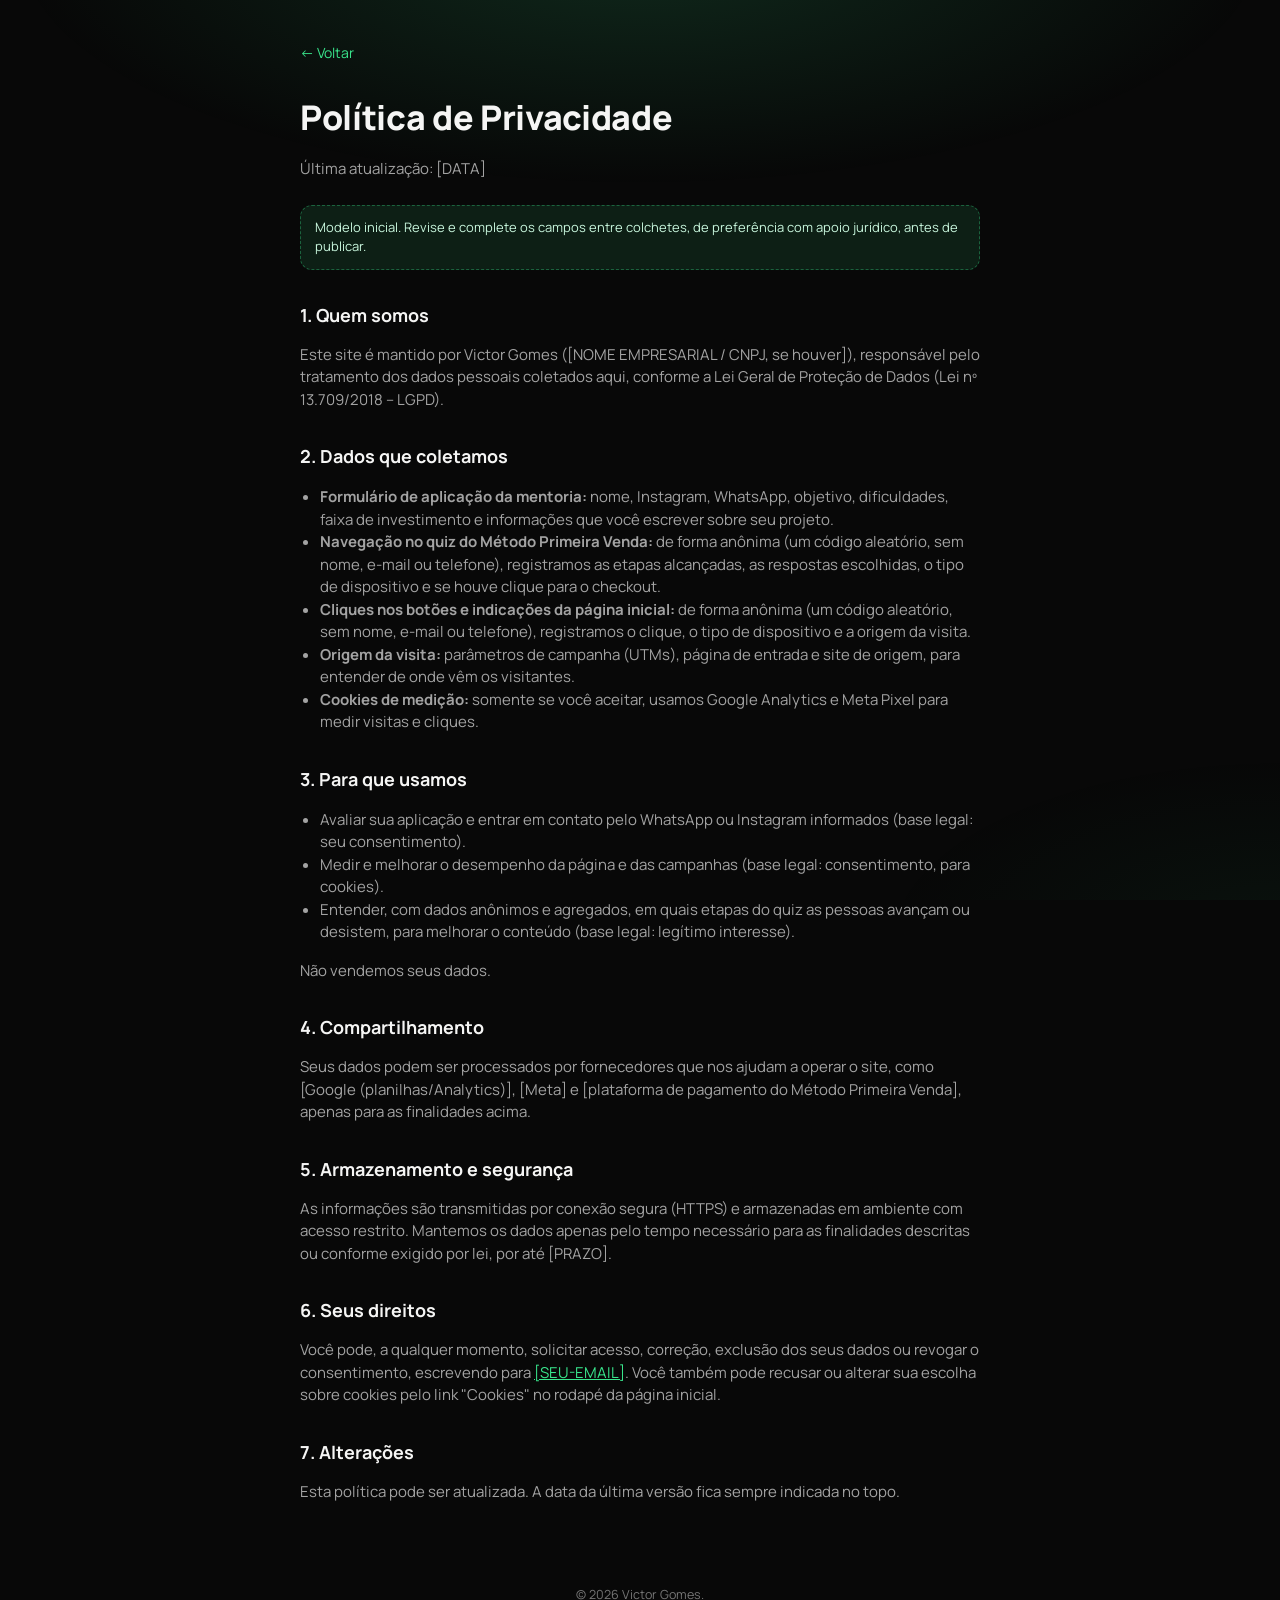
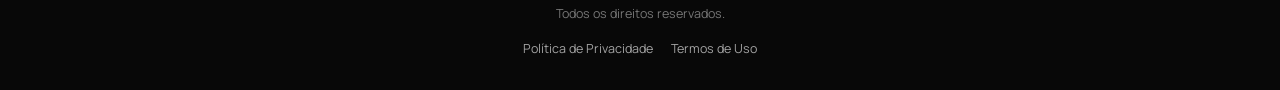
<file: privacidade.html>
<!doctype html>
<html lang="pt-BR">
<head>
  <meta charset="utf-8">
  <meta name="viewport" content="width=device-width, initial-scale=1, viewport-fit=cover">
  <title>Política de Privacidade | Victor Gomes</title>
  <meta name="description" content="Como Victor Gomes coleta, usa e protege seus dados pessoais.">
  <meta name="theme-color" content="#080808">
  <meta name="robots" content="noindex, follow">
  <link rel="icon" href="assets/img/favicon.svg" type="image/svg+xml">
  <link rel="preconnect" href="https://fonts.googleapis.com">
  <link rel="preconnect" href="https://fonts.gstatic.com" crossorigin>
  <link rel="stylesheet" href="https://fonts.googleapis.com/css2?family=Manrope:wght@500;600;700;800&display=swap">
  <link rel="stylesheet" href="assets/css/style.css">
</head>
<body>
  <div class="bg-glow" aria-hidden="true"></div>
  <main class="legal">
    <a class="legal__back" href="./">← Voltar</a>
    <h1>Política de Privacidade</h1>
    <p class="legal__date">Última atualização: [DATA]</p>

    <p class="legal__note">Modelo inicial. Revise e complete os campos entre colchetes, de preferência com apoio jurídico, antes de publicar.</p>

    <h2>1. Quem somos</h2>
    <p>Este site é mantido por Victor Gomes ([NOME EMPRESARIAL / CNPJ, se houver]), responsável pelo tratamento dos dados pessoais coletados aqui, conforme a Lei Geral de Proteção de Dados (Lei nº 13.709/2018 – LGPD).</p>

    <h2>2. Dados que coletamos</h2>
    <ul>
      <li><strong>Formulário de aplicação da mentoria:</strong> nome, Instagram, WhatsApp, objetivo, dificuldades, faixa de investimento e informações que você escrever sobre seu projeto.</li>
      <li><strong>Navegação no quiz do Método Primeira Venda:</strong> de forma anônima (um código aleatório, sem nome, e-mail ou telefone), registramos as etapas alcançadas, as respostas escolhidas, o tipo de dispositivo e se houve clique para o checkout.</li>
      <li><strong>Cliques nos botões e indicações da página inicial:</strong> de forma anônima (um código aleatório, sem nome, e-mail ou telefone), registramos o clique, o tipo de dispositivo e a origem da visita.</li>
      <li><strong>Origem da visita:</strong> parâmetros de campanha (UTMs), página de entrada e site de origem, para entender de onde vêm os visitantes.</li>
      <li><strong>Cookies de medição:</strong> somente se você aceitar, usamos Google Analytics e Meta Pixel para medir visitas e cliques.</li>
    </ul>

    <h2>3. Para que usamos</h2>
    <ul>
      <li>Avaliar sua aplicação e entrar em contato pelo WhatsApp ou Instagram informados (base legal: seu consentimento).</li>
      <li>Medir e melhorar o desempenho da página e das campanhas (base legal: consentimento, para cookies).</li>
      <li>Entender, com dados anônimos e agregados, em quais etapas do quiz as pessoas avançam ou desistem, para melhorar o conteúdo (base legal: legítimo interesse).</li>
    </ul>
    <p>Não vendemos seus dados.</p>

    <h2>4. Compartilhamento</h2>
    <p>Seus dados podem ser processados por fornecedores que nos ajudam a operar o site, como [Google (planilhas/Analytics)], [Meta] e [plataforma de pagamento do Método Primeira Venda], apenas para as finalidades acima.</p>

    <h2>5. Armazenamento e segurança</h2>
    <p>As informações são transmitidas por conexão segura (HTTPS) e armazenadas em ambiente com acesso restrito. Mantemos os dados apenas pelo tempo necessário para as finalidades descritas ou conforme exigido por lei, por até [PRAZO].</p>

    <h2>6. Seus direitos</h2>
    <p>Você pode, a qualquer momento, solicitar acesso, correção, exclusão dos seus dados ou revogar o consentimento, escrevendo para <a href="mailto:[SEU-EMAIL]">[SEU-EMAIL]</a>. Você também pode recusar ou alterar sua escolha sobre cookies pelo link "Cookies" no rodapé da página inicial.</p>

    <h2>7. Alterações</h2>
    <p>Esta política pode ser atualizada. A data da última versão fica sempre indicada no topo.</p>
  </main>
  <footer class="footer">
    <p>© 2026 Victor Gomes.<br>Todos os direitos reservados.</p>
    <nav class="footer__nav" aria-label="Links legais">
      <a href="privacidade.html" aria-current="page">Política de Privacidade</a>
      <a href="termos.html">Termos de Uso</a>
    </nav>
  </footer>
</body>
</html>
</file>
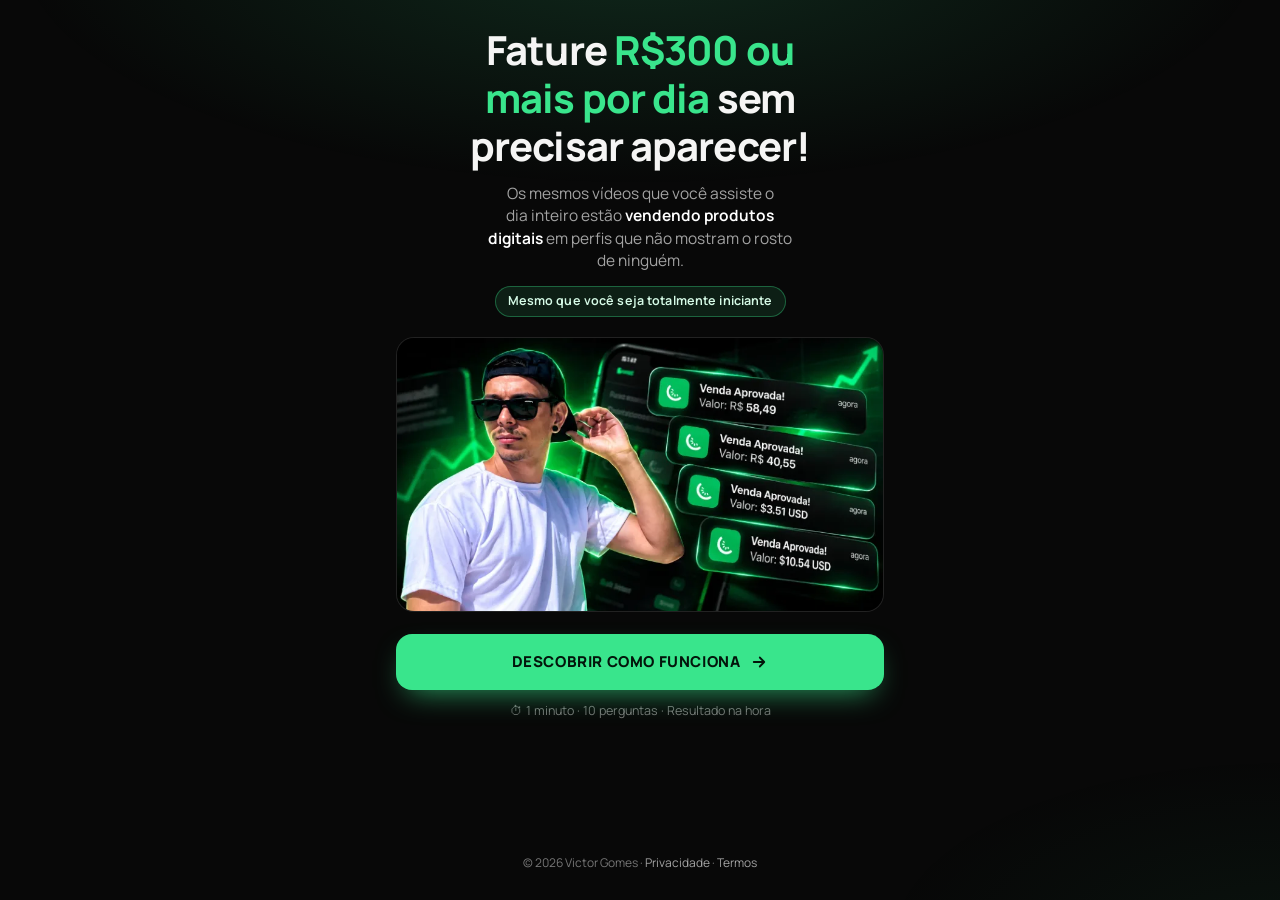
<file: quiz.html>
<!doctype html>
<html lang="pt-BR">
<head>
  <meta charset="utf-8">
  <meta name="viewport" content="width=device-width, initial-scale=1, viewport-fit=cover">
  <title>Método Primeira Venda | Victor Gomes</title>
  <meta name="description" content="Descubra em menos de 1 minuto como faturar até R$300 por dia vendendo produtos digitais com vídeos simples, sem precisar aparecer.">
  <meta name="theme-color" content="#080808">
  <meta name="color-scheme" content="dark">

  <link rel="canonical" href="https://www.ovictorgomes.com.br/quiz">
  <meta property="og:type" content="website">
  <meta property="og:locale" content="pt_BR">
  <meta property="og:site_name" content="Victor Gomes">
  <meta property="og:title" content="Método Primeira Venda — descubra como começar">
  <meta property="og:description" content="Venda produtos digitais com vídeos simples, sem precisar aparecer. Responda 10 perguntas rápidas.">
  <meta property="og:url" content="https://www.ovictorgomes.com.br/quiz">
  <meta property="og:image" content="https://www.ovictorgomes.com.br/assets/img/mpv-1200.webp">
  <meta name="twitter:card" content="summary_large_image">

  <link rel="icon" href="assets/img/favicon.svg" type="image/svg+xml">
  <link rel="preconnect" href="https://fonts.googleapis.com">
  <link rel="preconnect" href="https://fonts.gstatic.com" crossorigin>
  <link rel="stylesheet" href="https://fonts.googleapis.com/css2?family=Manrope:wght@500;600;700;800&display=swap">
  <link rel="stylesheet" href="assets/css/style.css">
  <link rel="stylesheet" href="assets/css/quiz.css?v=5">
  <link rel="preload" as="image" href="assets/img/quiz/capa-v2.webp" fetchpriority="high">

  <script src="assets/js/config.js" defer></script>
  <script src="assets/js/main.js" defer></script>
  <script src="assets/js/quiz-data.js?v=5" defer></script>
  <script src="assets/js/quiz.js?v=4" defer></script>
</head>
<body class="qz">
  <div class="bg-glow" aria-hidden="true"></div>

  <header class="qz-header">
    <div class="qz-header__inner">
      <button class="qz-back" type="button" data-back aria-label="Voltar para a pergunta anterior" hidden>
        <svg viewBox="0 0 24 24" aria-hidden="true"><path d="M15 6l-6 6 6 6"/></svg>
      </button>
      <div class="qz-progress" role="progressbar" aria-label="Progresso do quiz" aria-valuemin="0" aria-valuemax="100" aria-valuenow="0">
        <span class="qz-progress__bar"></span>
      </div>
      <img class="qz-avatar" src="assets/img/quiz/logo-mpv.webp" alt="Método Primeira Venda" width="40" height="40">
    </div>
  </header>

  <main class="qz-main" id="app" aria-live="polite">
    <noscript><p class="qz-text">Ative o JavaScript para fazer o quiz.</p></noscript>
  </main>

  <footer class="qz-footer">
    <p>© 2026 Victor Gomes · <a href="privacidade.html">Privacidade</a> · <a href="termos.html">Termos</a></p>
  </footer>

  <div class="cookie" id="cookie-banner" role="dialog" aria-live="polite" aria-label="Preferências de cookies" hidden>
    <p>Usamos cookies de medição (Google Analytics e Meta) para entender o desempenho da página. Você pode aceitar ou recusar. <a href="privacidade.html">Saiba mais</a>.</p>
    <div class="cookie__actions">
      <button class="btn btn--ghost btn--sm" type="button" data-consent="denied">Recusar</button>
      <button class="btn btn--primary btn--sm" type="button" data-consent="granted">Aceitar</button>
    </div>
  </div>

  <div class="toast" id="toast" role="status" aria-live="polite" hidden></div>
</body>
</html>
</file>
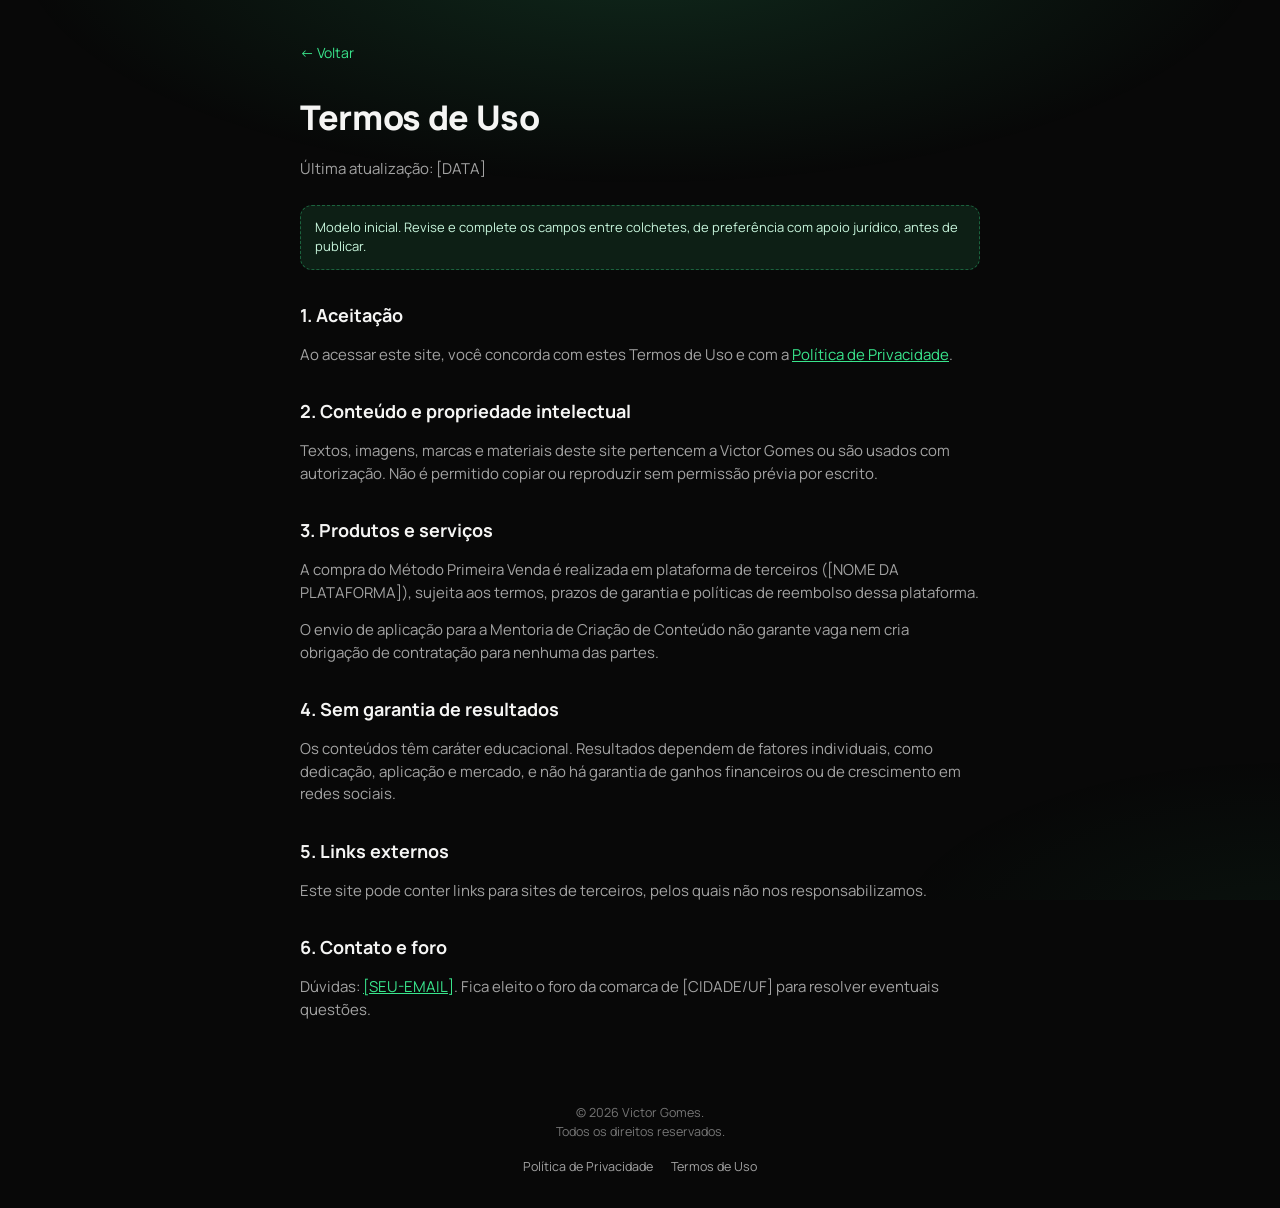
<file: termos.html>
<!doctype html>
<html lang="pt-BR">
<head>
  <meta charset="utf-8">
  <meta name="viewport" content="width=device-width, initial-scale=1, viewport-fit=cover">
  <title>Termos de Uso | Victor Gomes</title>
  <meta name="description" content="Termos de uso do site de Victor Gomes.">
  <meta name="theme-color" content="#080808">
  <meta name="robots" content="noindex, follow">
  <link rel="icon" href="assets/img/favicon.svg" type="image/svg+xml">
  <link rel="preconnect" href="https://fonts.googleapis.com">
  <link rel="preconnect" href="https://fonts.gstatic.com" crossorigin>
  <link rel="stylesheet" href="https://fonts.googleapis.com/css2?family=Manrope:wght@500;600;700;800&display=swap">
  <link rel="stylesheet" href="assets/css/style.css">
</head>
<body>
  <div class="bg-glow" aria-hidden="true"></div>
  <main class="legal">
    <a class="legal__back" href="./">← Voltar</a>
    <h1>Termos de Uso</h1>
    <p class="legal__date">Última atualização: [DATA]</p>

    <p class="legal__note">Modelo inicial. Revise e complete os campos entre colchetes, de preferência com apoio jurídico, antes de publicar.</p>

    <h2>1. Aceitação</h2>
    <p>Ao acessar este site, você concorda com estes Termos de Uso e com a <a href="privacidade.html">Política de Privacidade</a>.</p>

    <h2>2. Conteúdo e propriedade intelectual</h2>
    <p>Textos, imagens, marcas e materiais deste site pertencem a Victor Gomes ou são usados com autorização. Não é permitido copiar ou reproduzir sem permissão prévia por escrito.</p>

    <h2>3. Produtos e serviços</h2>
    <p>A compra do Método Primeira Venda é realizada em plataforma de terceiros ([NOME DA PLATAFORMA]), sujeita aos termos, prazos de garantia e políticas de reembolso dessa plataforma.</p>
    <p>O envio de aplicação para a Mentoria de Criação de Conteúdo não garante vaga nem cria obrigação de contratação para nenhuma das partes.</p>

    <h2>4. Sem garantia de resultados</h2>
    <p>Os conteúdos têm caráter educacional. Resultados dependem de fatores individuais, como dedicação, aplicação e mercado, e não há garantia de ganhos financeiros ou de crescimento em redes sociais.</p>

    <h2>5. Links externos</h2>
    <p>Este site pode conter links para sites de terceiros, pelos quais não nos responsabilizamos.</p>

    <h2>6. Contato e foro</h2>
    <p>Dúvidas: <a href="mailto:[SEU-EMAIL]">[SEU-EMAIL]</a>. Fica eleito o foro da comarca de [CIDADE/UF] para resolver eventuais questões.</p>
  </main>
  <footer class="footer">
    <p>© 2026 Victor Gomes.<br>Todos os direitos reservados.</p>
    <nav class="footer__nav" aria-label="Links legais">
      <a href="privacidade.html">Política de Privacidade</a>
      <a href="termos.html" aria-current="page">Termos de Uso</a>
    </nav>
  </footer>
</body>
</html>
</file>
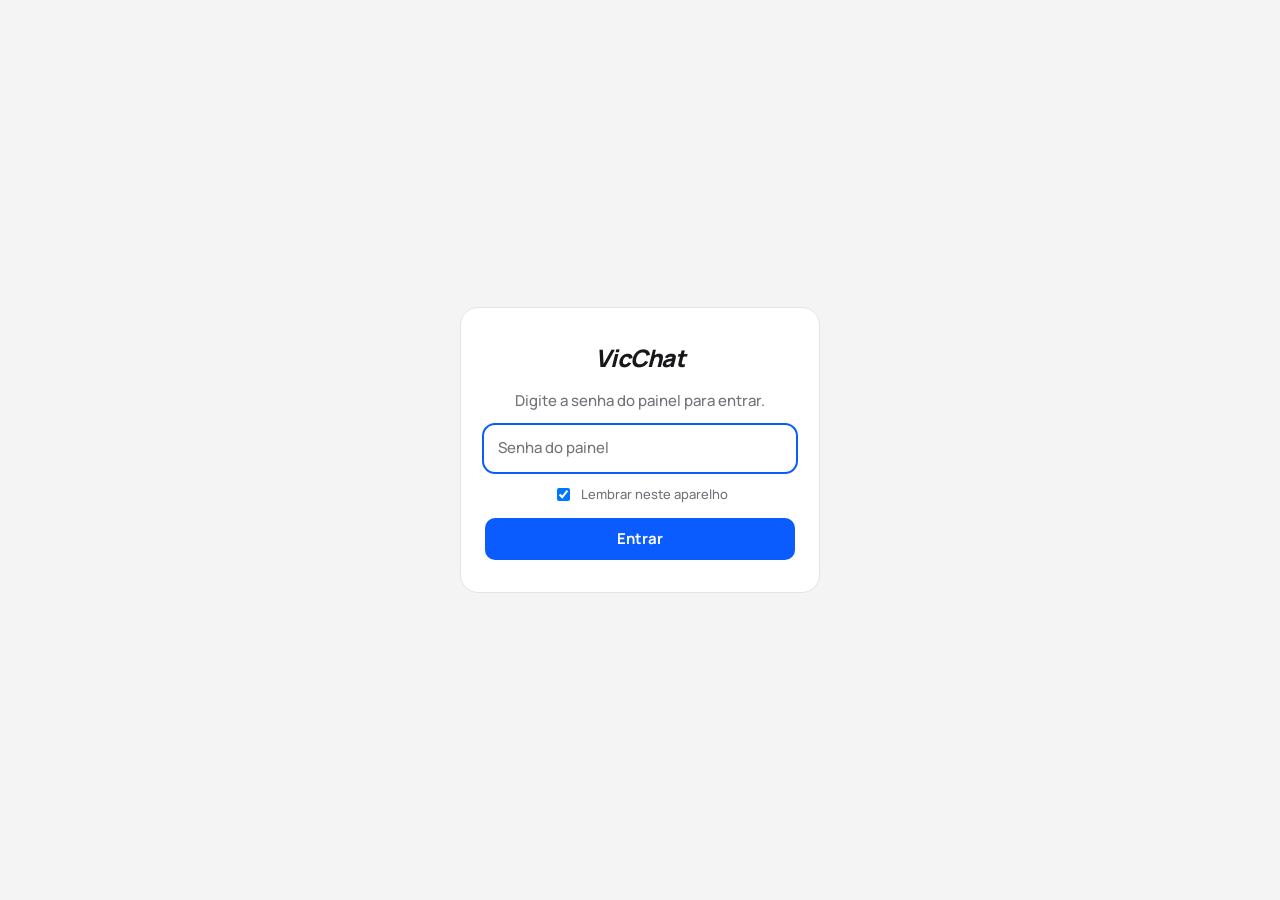
<file: vicchat.html>
<!doctype html>
<html lang="pt-BR">
<head>
  <meta charset="utf-8">
  <meta name="viewport" content="width=device-width, initial-scale=1, viewport-fit=cover">
  <title>VicChat | Automações do Instagram</title>
  <meta name="robots" content="noindex, nofollow">
  <meta name="theme-color" content="#f4f4f5">
  <link rel="icon" href="assets/img/favicon.svg" type="image/svg+xml">
  <link rel="preconnect" href="https://fonts.googleapis.com">
  <link rel="preconnect" href="https://fonts.gstatic.com" crossorigin>
  <link rel="stylesheet" href="https://fonts.googleapis.com/css2?family=Manrope:wght@500;600;700;800&display=swap">
  <script>try{var t=localStorage.getItem("vc_tema");if(t)document.documentElement.dataset.theme=t}catch(e){}</script>
  <link rel="stylesheet" href="assets/css/vicchat.css?v=6">
  <script src="assets/js/config.js" defer></script>
  <script src="assets/js/vicchat.js?v=5" defer></script>
  <script src="assets/js/vicchat-fluxo.js?v=5" defer></script>
</head>
<body>

  <!-- Login (mesma senha do /painel) -->
  <main class="vc-login" id="login" hidden>
    <form class="vc-login__card" id="login-form">
      <span class="vc-logo">VicChat</span>
      <p>Digite a senha do painel para entrar.</p>
      <label class="vc-sr" for="senha">Senha</label>
      <input class="vc-input" id="senha" type="password" autocomplete="current-password" placeholder="Senha do painel" required>
      <label class="vc-check"><input type="checkbox" id="lembrar" checked> Lembrar neste aparelho</label>
      <p class="vc-erro" id="login-erro" role="alert" hidden></p>
      <button class="vc-btn vc-btn--primary" type="submit">Entrar</button>
    </form>
  </main>

  <div class="vc-app" id="app" hidden>
    <aside class="vc-side">
      <span class="vc-logo">VicChat</span>
      <div class="vc-conta">
        <span class="vc-conta__avatar" aria-hidden="true">V</span>
        <div><strong id="conta-nome">Victor Gomes</strong><span id="conta-user">@somais1victor</span></div>
      </div>
      <nav class="vc-nav" aria-label="Menu">
        <a href="#inicio" data-view="inicio"><svg viewBox="0 0 24 24"><path d="M3 11l9-7 9 7v9a1 1 0 0 1-1 1h-5v-6H9v6H4a1 1 0 0 1-1-1z"/></svg>Início</a>
        <a href="#automacoes" data-view="automacoes"><svg viewBox="0 0 24 24"><circle cx="12" cy="12" r="2"/><ellipse cx="12" cy="12" rx="10" ry="4"/><ellipse cx="12" cy="12" rx="10" ry="4" transform="rotate(60 12 12)"/><ellipse cx="12" cy="12" rx="10" ry="4" transform="rotate(120 12 12)"/></svg>Automação</a>
        <span class="is-off"><svg viewBox="0 0 24 24"><circle cx="12" cy="8" r="4"/><path d="M4 21c0-4 4-6 8-6s8 2 8 6"/></svg>Contatos <em>em breve</em></span>
      </nav>
      <div class="vc-side__rodape">
        <a href="painel">Funil</a>
        <a href="aplicacoes">Aplicações</a>
        <button type="button" id="sair">Sair</button>
      </div>
    </aside>

    <main class="vc-main">
      <header class="vc-top">
        <h1 id="titulo">Início</h1>
        <div class="vc-top__acoes">
          <button class="vc-icone vc-tema" type="button" id="tema" aria-label="Alternar modo claro e escuro" title="Modo claro / escuro">
            <svg class="vc-tema__lua" viewBox="0 0 24 24"><path d="M21 13A9 9 0 1 1 11 3a7 7 0 0 0 10 10z"/></svg>
            <svg class="vc-tema__sol" viewBox="0 0 24 24"><circle cx="12" cy="12" r="4"/><path d="M12 2v2M12 20v2M4.9 4.9l1.4 1.4M17.7 17.7l1.4 1.4M2 12h2M20 12h2M4.9 19.1l1.4-1.4M17.7 6.3l1.4-1.4"/></svg>
          </button>
          <button class="vc-icone" type="button" id="atualizar" aria-label="Atualizar" title="Atualizar">
            <svg viewBox="0 0 24 24"><path d="M20 11a8 8 0 1 0-2.3 5.7M20 4v7h-7"/></svg>
          </button>
        </div>
      </header>
      <p class="vc-aviso" id="aviso" role="status" hidden></p>

      <!-- Início -->
      <section class="vc-view" id="view-inicio">
        <h2 class="vc-ola">Olá, Victor!</h2>
        <p class="vc-sub"><span class="vc-ponto" id="inicio-ponto"></span> <span id="inicio-status">Carregando…</span></p>

        <div class="vc-tiles" id="inicio-tiles"></div>

        <h3 class="vc-h3">Suas automações</h3>
        <div class="vc-atalhos">
          <a class="vc-atalho" href="#automacoes">
            <span class="vc-atalho__tag">Comentário → Direct</span>
            <strong>Quem comenta a palavra-chave recebe os links no Direct</strong>
            <span class="vc-muted" id="inicio-dm">—</span>
            <span class="vc-muted" id="inicio-auto" hidden>—</span>
          </a>
        </div>
      </section>

      <!-- Lista de automações -->
      <section class="vc-view" id="view-automacoes" hidden>
        <div class="vc-lista">
          <article class="vc-card vc-card--link" id="card-comentarios" tabindex="0" role="link" aria-label="Abrir automação de comentários" hidden>
            <div class="vc-card__linha">
              <span class="vc-pill" id="lista-pill">—</span>
              <strong class="vc-card__nome">[COMENTÁRIOS] Resposta com link da bio</strong>
              <div class="vc-card__num"><b id="lista-total">0</b><span>respondidos</span></div>
            </div>
            <div class="vc-card__gatilho">
              <svg viewBox="0 0 24 24" class="vc-ig"><rect x="3" y="3" width="18" height="18" rx="5"/><circle cx="12" cy="12" r="4"/><circle cx="17.5" cy="6.5" r="1"/></svg>
              O usuário comenta uma palavra-chave em um post ou reels
              <label class="vc-switch" title="Ativar ou pausar"><input type="checkbox" id="lista-toggle"><span></span></label>
            </div>
          </article>

          <div class="mc-lista__topo">
            <h2>Minhas automações</h2>
            <label class="mc-busca"><svg viewBox="0 0 24 24"><circle cx="11" cy="11" r="7"/><path d="M20 20l-3.5-3.5"/></svg><input type="search" id="mc-busca" placeholder="Pesquisar automações"></label>
            <button type="button" class="vc-btn vc-btn--primary mc-nova" id="mc-nova">+ Nova automação</button>
          </div>
          <div class="mc-tabela">
            <div class="mc-tabela__cab"><span>Nome</span><span>Execuções</span><span>CTR</span><span>DMs enviadas</span></div>
            <div id="mc-linhas"></div>
            <p class="mc-auto__rodape mc-tabela__rodape"><span id="dm-texto"></span> · <b id="dm-hoje">0</b> de <span id="dm-limite">40</span> DMs hoje · <b id="dm-respondidos">0</b> comentários respondidos · <a href="#comentarios" id="dm-palavras">Palavras gerais</a></p>
            <p class="vc-falha" id="dm-erro" hidden></p>
          </div>
        </div>
      </section>

      <!-- Fluxo do Direct: teia clicável -->
      <section class="vc-view mc-auto-tela" id="view-fluxo" hidden>
        <div class="mc-migalha">
          <a href="#automacoes">Automações</a><span>›</span><strong id="fx-nome">—</strong>
          <button type="button" class="vc-icone mc-mini" id="fx-renomear" title="Renomear automação" aria-label="Renomear automação"><svg viewBox="0 0 24 24"><path d="M4 20h4L19 9l-4-4L4 16z"/></svg></button>
          <span class="vc-pill" id="fx-pill">—</span>
          <label class="vc-switch" title="Ligar ou pausar a automação"><input type="checkbox" id="fx-toggle"><span></span></label>
          <button type="button" class="vc-btn mc-editar" id="fx-abrir"><svg viewBox="0 0 24 24"><path d="M4 20h4L19 9l-4-4L4 16z"/></svg>Editar automação</button>
          <button type="button" class="vc-btn vc-btn--ghost" id="fx-duplicar">Duplicar</button>
          <button type="button" class="vc-btn vc-btn--ghost fe-perigo" id="fx-apagar">Apagar</button>
        </div>
        <p class="vc-erro" id="fx-erro" hidden></p>
        <p class="vc-aviso is-erro" id="fx-sem" hidden>Falta publicar a versão nova do Apps Script para ver o fluxo e as métricas.</p>
        <div class="mc-construtor">
          <aside class="mc-met">
            <h3>Principais métricas</h3>
            <div class="fx-periodo" id="fx-periodo" role="group" aria-label="Período das métricas">
              <button type="button" data-dias="1">Hoje</button><button type="button" data-dias="7" class="is-on">7 dias</button><button type="button" data-dias="30">30 dias</button>
            </div>
            <div class="mc-met__grade" id="fx-tiles"></div>
            <p class="vc-muted">Clique em um bloco para editar. Os números de cada mensagem e botão ficam no próprio bloco.</p>
          </aside>
          <div class="fx-wrap" id="fx-wrap"><span class="mc-selo">Você está vendo a versão publicada</span><div class="fx-canvas fe-camada" id="fx-canvas"></div></div>
        </div>
      </section>

      <!-- Detalhe: automação de comentários -->
      <section class="vc-view" id="view-comentarios" hidden>
        <div class="vc-det__topo">
          <a class="vc-voltar" href="#automacoes">← Automações</a>
          <div class="vc-det__titulo">
            <span class="vc-pill" id="det-pill">—</span>
            <h2>Resposta com link da bio</h2>
            <label class="vc-switch vc-switch--grande" title="Ativar ou pausar"><input type="checkbox" id="det-toggle"><span></span></label>
          </div>
          <p class="vc-muted" id="det-rodada">—</p>
          <p class="vc-erro" id="det-erro" hidden></p>
        </div>

        <nav class="vc-tabs" role="tablist">
          <button type="button" role="tab" data-tab="geral" class="is-on">Visão geral</button>
          <button type="button" role="tab" data-tab="respostas">Respostas</button>
          <button type="button" role="tab" data-tab="config">Configurar</button>
        </nav>

        <div class="vc-tab" id="tab-geral">
          <div class="vc-tiles" id="det-tiles"></div>
          <div class="vc-card">
            <div class="vc-card__cab"><h3>Respostas por dia</h3><span class="vc-muted">últimos 14 dias</span></div>
            <div class="vc-grafico" id="grafico"></div>
          </div>
          <div class="vc-card vc-fluxo">
            <h3>Como funciona</h3>
            <ol>
              <li><b>Quando</b> alguém comenta <span id="fluxo-palavras"></span> nos últimos <span id="fluxo-posts">12</span> posts ou nos posts fixos</li>
              <li><b>Então</b> responde o comentário com uma das <span id="fluxo-respostas">5</span> mensagens, sorteada</li>
              <li><b>Limites:</b> até <span id="fluxo-rodada">6</span> a cada <span id="fluxo-cada">minuto</span> e <span id="fluxo-dia">150</span> por dia, uma vez por pessoa em cada post</li>
            </ol>
          </div>
        </div>

        <div class="vc-tab" id="tab-respostas" hidden>
          <div class="vc-card vc-card--flush">
            <div class="vc-tabela-wrap"><table class="vc-tabela" id="tabela"></table></div>
            <p class="vc-vazio" id="tabela-vazia" hidden>Nenhuma resposta ainda. Assim que alguém comentar uma palavra-chave, ela aparece aqui.</p>
          </div>
        </div>

        <form class="vc-tab vc-config" id="tab-config" hidden>
          <div class="vc-card">
            <h3>Palavras-chave</h3>
            <p class="vc-muted">Responde quando o comentário tiver qualquer uma delas (sem diferenciar maiúscula ou acento).</p>
            <div class="vc-chips" id="chips-palavras"></div>
          </div>
          <div class="vc-card">
            <h3>Ignorar comentários com</h3>
            <p class="vc-muted">Evita responder, por exemplo, "não quero".</p>
            <div class="vc-chips" id="chips-ignorar"></div>
          </div>
          <div class="vc-card">
            <h3>Mensagens de resposta</h3>
            <p class="vc-muted">Uma delas é sorteada a cada resposta, para não repetir sempre o mesmo texto.</p>
            <div class="vc-respostas" id="lista-respostas"></div>
            <button class="vc-btn vc-btn--ghost" type="button" id="add-resposta">+ Adicionar mensagem</button>
          </div>
          <div class="vc-card">
            <h3>Posts antigos que também devem ser respondidos</h3>
            <p class="vc-muted">Os 12 posts mais recentes já entram sozinhos. Cole aqui o link de posts antigos que ainda recebem comentários.</p>
            <div class="vc-chips" id="chips-posts"></div>
          </div>
          <div class="vc-card vc-limites">
            <label>Respostas por verificação <input class="vc-input" type="number" id="max-rodada" min="1" max="20"></label>
            <label>Respostas por dia <input class="vc-input" type="number" id="max-dia" min="1" max="500"></label>
          </div>
          <div class="vc-salvar">
            <span class="vc-muted" id="salvo"></span>
            <button class="vc-btn vc-btn--primary" type="submit">Salvar alterações</button>
          </div>
        </form>
      </section>
    </main>
  </div>
  <!-- Editor do fluxo do Direct (tela cheia) -->
  <div class="fe" id="fe" hidden>
    <header class="fe-topo">
      <button type="button" class="fe-voltar" id="fe-voltar">← Voltar</button>
      <div class="fe-titulo"><strong id="fe-nome">Fluxo do Direct</strong><span id="fe-status">Tudo salvo</span></div>
      <div class="fe-zoom"><button type="button" id="fe-menos" aria-label="Diminuir zoom">−</button><span id="fe-zoom-val">100%</span><button type="button" id="fe-mais" aria-label="Aumentar zoom">+</button><button type="button" id="fe-centro">Ajustar</button></div>
      <button type="button" class="vc-btn vc-btn--primary" id="fe-salvar">Salvar</button>
    </header>
    <aside class="fe-lateral">
      <p class="fe-lat-tit">Blocos</p>
      <div id="fe-paleta"></div>
      <p class="vc-muted fe-lat-dica">Arraste para o quadro ou toque para adicionar.</p>
    </aside>
    <div class="fe-palco" id="fe-palco"><div class="fe-camada" id="fe-camada"></div></div>
    <aside class="fe-props" id="fe-props"></aside>
  </div>
</body>
</html>
</file>
<file: assets/css/style.css>
/* ==========================================================================
   Victor Gomes — Link na bio
   Mobile-first. Sem frameworks. Animações só com transform/opacity.
   ========================================================================== */

:root {
  --bg: #080808;
  --surface: #111111;
  --surface-2: #151515;
  --line: rgba(255, 255, 255, .07);
  --line-2: rgba(255, 255, 255, .12);
  --text: #f5f5f4;
  --muted: #a3a3a3;
  --dim: #767676;
  --green: #39e58c;
  --green-hover: #52f09f;
  --green-ink: #03150b;
  --green-rgb: 57, 229, 140;
  --green-deep: #1fbf6f;
  --green-tint: #d6fbe7;
  --green-surface: #0f1612;
  --green-soft: rgba(var(--green-rgb), .1);
  --purple: #a855f7;
  --danger: #f87171;

  --r-lg: 24px;
  --r-md: 16px;
  --r-sm: 12px;
  --ease: cubic-bezier(.2, .7, .2, 1);
  --font: "Manrope", system-ui, -apple-system, "Segoe UI", Roboto, Arial, sans-serif;
  color-scheme: dark;
}

*, *::before, *::after { box-sizing: border-box; }
[hidden] { display: none !important; }

html { -webkit-text-size-adjust: 100%; background: var(--bg); }
body {
  margin: 0;
  min-height: 100vh;
  min-height: 100dvh;
  display: flex;
  flex-direction: column;
  background: var(--bg);
  color: var(--text);
  font-family: var(--font);
  line-height: 1.5;
  -webkit-font-smoothing: antialiased;
  -moz-osx-font-smoothing: grayscale;
  overflow-x: hidden;
}
html:has(dialog[open]) { overflow: hidden; }

a { color: inherit; }
:focus-visible { outline: 2px solid var(--green); outline-offset: 3px; border-radius: 6px; }

.bg-glow {
  position: fixed;
  inset: 0;
  z-index: 0;
  pointer-events: none;
  background:
    radial-gradient(70% 38% at 50% -6%, rgba(var(--green-rgb), .15), transparent 70%),
    radial-gradient(45% 30% at 100% 105%, rgba(var(--green-rgb), .05), transparent 70%);
}

.page {
  position: relative;
  z-index: 1;
  flex: 1;
  width: 100%;
  max-width: 480px;
  margin: 0 auto;
  padding: calc(36px + env(safe-area-inset-top)) 16px 8px;
}

/* ───────────── Cabeçalho ───────────── */

.hero { display: flex; flex-direction: column; align-items: center; text-align: center; }

.avatar {
  width: 100px;
  height: 100px;
  flex: none;
  margin-bottom: 20px;
  padding: 3px;
  border-radius: 50%;
  /* Contorno preto (o anel verde com brilho saiu em 23/11) */
  background: #000;
  box-shadow: 0 18px 40px -16px rgba(0, 0, 0, .9);
}
.avatar img,
.avatar__placeholder {
  display: grid;
  place-items: center;
  width: 100%;
  height: 100%;
  border-radius: 50%;
  border: 3px solid var(--bg);
  background: #141414;
  object-fit: cover;
}
.avatar picture { display: block; width: 100%; height: 100%; }
.avatar__placeholder { color: var(--green); font-size: 30px; font-weight: 800; letter-spacing: .02em; }

.hero__name {
  margin: 0;
  font-size: clamp(28px, 7.6vw, 36px);
  font-weight: 800;
  line-height: 1.1;
  letter-spacing: -.01em;
}

.badge {
  display: inline-flex;
  align-items: center;
  gap: 8px;
  margin: 14px 0 0;
  padding: 7px 14px;
  border: 1px solid rgba(var(--green-rgb), .22);
  border-radius: 999px;
  background: var(--green-soft);
  color: #c8f6dd;
  font-size: 12.5px;
  font-weight: 600;
  letter-spacing: .02em;
}
.badge__dot { width: 6px; height: 6px; border-radius: 50%; background: var(--green); box-shadow: 0 0 10px var(--green); }
.badge__sep { opacity: .4; }

.hero__headline {
  max-width: 22ch;
  margin: 24px 0 0;
  font-size: clamp(22px, 5.8vw, 31px);
  font-weight: 700;
  line-height: 1.24;
  letter-spacing: -.015em;
  text-wrap: balance;
}
.hl { color: var(--green); }

.hero__sub { max-width: 34ch; margin: 18px 0 0; color: var(--muted); font-size: 15.5px; }

/* ───────────── Cards ───────────── */

.offers { display: grid; gap: 16px; margin-top: 28px; }

.card {
  position: relative;
  isolation: isolate;
  display: flex;
  flex-direction: column;
  overflow: hidden;
  border: 1px solid var(--line);
  border-radius: var(--r-lg);
  background: var(--surface);
  cursor: pointer;
  -webkit-tap-highlight-color: transparent;
  transition: transform .35s var(--ease), border-color .35s var(--ease), box-shadow .35s var(--ease);
}
.card:active { transform: scale(.99); }

.card--featured {
  border-color: transparent;
  background:
    linear-gradient(180deg, #0f1612 0%, #0c0e0d 60%) padding-box,
    linear-gradient(160deg, rgba(var(--green-rgb), .8), rgba(var(--green-rgb), .08) 45%, rgba(var(--green-rgb), .4)) border-box;
  box-shadow: 0 30px 80px -34px rgba(var(--green-rgb), .4);
}
.card--premium { background: linear-gradient(180deg, #161616, #0f0f0f); }
.card--dark {
  border-color: transparent;
  background:
    linear-gradient(180deg, #150c20 0%, #0d0a12 60%) padding-box,
    linear-gradient(160deg, var(--purple), rgba(168, 85, 247, .12) 45%, rgba(168, 85, 247, .6)) border-box;
  box-shadow: 0 30px 80px -30px rgba(168, 85, 247, .65);
}

.card__media {
  position: relative;
  aspect-ratio: 2 / 1;
  overflow: hidden;
  border-bottom: 1px solid var(--line);
  background: #0c0c0c;
}
.card--featured .card__media { aspect-ratio: 50 / 21; } /* mesma proporção do banner (1200×504) */
.card--premium .card__media { aspect-ratio: 16 / 7; }
.card--dark .card__media { aspect-ratio: 2 / 1; } /* mesma proporção do banner (1200×600) */
.card__media picture { display: block; width: 100%; height: 100%; }
.card__media img,
.ph {
  display: block;
  width: 100%;
  height: 100%;
  object-fit: cover;
  transition: transform .7s var(--ease);
}

/* Placeholders das imagens (substitua por <picture>, veja comentários no HTML) */
.ph {
  position: absolute;
  inset: 0;
  display: grid;
  place-items: center;
  background:
    radial-gradient(70% 95% at 50% 125%, rgba(var(--green-rgb), .3), transparent 62%),
    linear-gradient(rgba(255, 255, 255, .035) 1px, transparent 1px) 0 0 / 28px 28px,
    linear-gradient(90deg, rgba(255, 255, 255, .035) 1px, transparent 1px) 0 0 / 28px 28px,
    #0a0d0b;
}
.ph__mark {
  font-size: clamp(46px, 16vw, 72px);
  font-weight: 800;
  letter-spacing: .1em;
  line-height: 1;
  background: linear-gradient(180deg, #8ff5bf, var(--green) 55%, rgba(var(--green-rgb), .25));
  -webkit-background-clip: text;
  background-clip: text;
  color: transparent;
}
.ph__label {
  position: absolute;
  left: 16px;
  bottom: 12px;
  color: rgba(255, 255, 255, .5);
  font-size: 10.5px;
  font-weight: 700;
  letter-spacing: .16em;
  text-transform: uppercase;
}
.ph--premium {
  background:
    radial-gradient(60% 120% at 85% 0%, rgba(255, 255, 255, .08), transparent 60%),
    radial-gradient(50% 90% at 0% 100%, rgba(var(--green-rgb), .1), transparent 60%),
    #111;
}
.ph--premium .ph__mark {
  font-size: clamp(28px, 9vw, 42px);
  letter-spacing: .32em;
  padding-left: .32em;
  background: linear-gradient(180deg, #fafafa, #8a8a8a);
  -webkit-background-clip: text;
  background-clip: text;
}

.card__body { display: flex; flex: 1; flex-direction: column; padding: 22px 20px 20px; }
.card__eyebrow { color: var(--green); font-size: 11.5px; font-weight: 700; letter-spacing: .14em; text-transform: uppercase; }
.card--premium .card__eyebrow { color: #cfcfcf; }
.card--dark .card__eyebrow { color: #d8b4fe; }
.card__title { margin: 8px 0 0; font-size: 22px; font-weight: 800; line-height: 1.2; letter-spacing: -.01em; }
.card--featured .card__title,
.card--dark .card__title { font-size: 25px; }
.card__desc { margin: 10px 0 0; color: var(--muted); font-size: 15px; }
/* Card sem título visível: o texto vira a chamada principal */
.card__desc--lead { margin-top: 0; color: #e9ede9; font-size: 17px; line-height: 1.45; }
.card__desc--lead strong { color: var(--green); font-weight: 800; }
.card__cta { margin-top: auto; padding-top: 22px; }
.sr-only { position: absolute; width: 1px; height: 1px; margin: -1px; padding: 0; overflow: hidden; clip: rect(0 0 0 0); white-space: nowrap; border: 0; }

/* ───────────── Botões ───────────── */

.btn {
  position: relative;
  display: flex;
  align-items: center;
  justify-content: center;
  gap: 10px;
  width: 100%;
  min-height: 56px;
  padding: 16px;
  border: 1px solid transparent;
  border-radius: 14px;
  font: inherit;
  font-size: clamp(13px, 3.6vw, 14.5px);
  font-weight: 800;
  letter-spacing: .045em;
  line-height: 1.2;
  text-align: center;
  text-decoration: none;
  cursor: pointer;
  touch-action: manipulation;
  -webkit-tap-highlight-color: transparent;
  transition: transform .2s var(--ease), background-color .2s, border-color .2s, box-shadow .25s;
}
.btn:active { transform: scale(.97); }
.btn__arrow {
  width: 18px;
  height: 18px;
  flex: none;
  fill: none;
  stroke: currentColor;
  stroke-width: 2.4;
  stroke-linecap: round;
  stroke-linejoin: round;
  transition: transform .25s var(--ease);
}

.btn--primary { background: var(--green); color: var(--green-ink); box-shadow: 0 12px 30px -12px rgba(var(--green-rgb), .75); }

/* Pulsação do CTA principal: anel em pseudo-elemento (só transform/opacity) */
.card--featured .btn--primary::before,
.btn--dark::before {
  content: "";
  position: absolute;
  inset: -1px;
  z-index: -1;
  border-radius: inherit;
  border: 2px solid var(--green);
  opacity: 0;
  animation: pulse 2.6s var(--ease) 1.2s infinite;
}
.card--featured .btn__arrow,
.btn--dark .btn__arrow { animation: nudge 1.8s var(--ease) infinite; }
.btn--dark::before { border-color: #d8b4fe; }

.btn--dark {
  background: linear-gradient(135deg, #7e22ce, var(--purple) 55%, #d946ef);
  color: #fff;
  box-shadow: 0 12px 34px -10px rgba(168, 85, 247, .95);
}

.btn--ghost { border-color: var(--line-2); background: rgba(255, 255, 255, .035); color: var(--text); }
.btn--ghost .btn__arrow { color: var(--green); }

.btn--sm { width: auto; min-height: 42px; padding: 10px 16px; border-radius: 10px; font-size: 13px; letter-spacing: .02em; }

@media (hover: hover) {
  .card:hover { transform: translateY(-4px); }
  .card--featured:hover { box-shadow: 0 40px 90px -30px rgba(var(--green-rgb), .55); }
  .card--dark:hover { box-shadow: 0 40px 90px -28px rgba(168, 85, 247, .85); }
  .card--premium:hover { border-color: rgba(255, 255, 255, .16); }
  .card:hover .card__media img,
  .card:hover .ph { transform: scale(1.035); }
  .btn--primary:hover { background: var(--green-hover); }
  .btn--dark:hover { filter: brightness(1.12); }
  .btn--ghost:hover,
  .card--premium:hover .btn--ghost { border-color: rgba(var(--green-rgb), .5); background: rgba(var(--green-rgb), .07); }
  .btn:hover .btn__arrow,
  .card:hover .btn__arrow { animation: none; transform: translateX(4px); }
}

/* ───────────── Rodapé ───────────── */

.footer {
  position: relative;
  z-index: 1;
  padding: 44px 16px calc(28px + env(safe-area-inset-bottom));
  color: var(--dim);
  font-size: 12.5px;
  text-align: center;
}
.footer p { margin: 0; }
.footer__nav { display: flex; flex-wrap: wrap; justify-content: center; gap: 6px 18px; margin-top: 12px; }
.footer__nav a,
.footer__btn {
  padding: 4px 0;
  border: 0;
  background: none;
  color: var(--muted);
  font: inherit;
  text-decoration: none;
  cursor: pointer;
  transition: color .2s;
}
.footer__nav a:hover,
.footer__btn:hover { color: var(--text); }

/* ───────────── Modal / formulário ───────────── */

.sheet {
  width: 100%;
  max-width: 560px;
  max-height: none;
  margin: auto;
  padding: 0;
  border: 0;
  background: transparent;
  color: var(--text);
}
.sheet::backdrop { background: rgba(0, 0, 0, .72); -webkit-backdrop-filter: blur(4px); backdrop-filter: blur(4px); }
.sheet[open] .sheet__panel { animation: sheet-in .38s var(--ease); }
.sheet[open]::backdrop { animation: fade-in .3s ease; }

.sheet__panel {
  position: relative;
  max-height: calc(100vh - 32px);
  max-height: calc(100dvh - 32px);
  overflow-y: auto;
  overscroll-behavior: contain;
  padding: 30px 22px 24px;
  border: 1px solid var(--line-2);
  border-radius: var(--r-lg);
  background: #0e0e0e;
  box-shadow: 0 40px 120px -20px rgba(0, 0, 0, .85);
}
.sheet__grip { display: none; }
.sheet__close {
  position: absolute;
  top: 14px;
  right: 14px;
  display: grid;
  place-items: center;
  width: 40px;
  height: 40px;
  border: 1px solid var(--line);
  border-radius: 50%;
  background: rgba(255, 255, 255, .04);
  color: var(--muted);
  cursor: pointer;
  transition: color .2s, background-color .2s;
}
.sheet__close:hover { color: var(--text); background: rgba(255, 255, 255, .08); }
.sheet__close svg { width: 18px; height: 18px; fill: none; stroke: currentColor; stroke-width: 2; stroke-linecap: round; }

.sheet__eyebrow { margin: 0; padding-right: 48px; color: var(--green); font-size: 11.5px; font-weight: 700; letter-spacing: .14em; text-transform: uppercase; }
.sheet__title { margin: 8px 0 0; padding-right: 40px; font-size: 24px; font-weight: 800; line-height: 1.2; letter-spacing: -.01em; }
.sheet__intro { margin: 10px 0 0; color: var(--muted); font-size: 14.5px; }

@media (max-width: 599px) {
  .sheet { max-width: 100%; margin: auto 0 0; }
  .sheet__panel {
    max-height: 94vh;
    max-height: 94dvh;
    padding: 34px 18px calc(24px + env(safe-area-inset-bottom));
    border-bottom: 0;
    border-radius: var(--r-lg) var(--r-lg) 0 0;
  }
  .sheet__grip { position: absolute; top: 10px; left: 50%; display: block; width: 40px; height: 4px; margin-left: -20px; border-radius: 4px; background: rgba(255, 255, 255, .15); }
  .sheet[open] .sheet__panel { animation-name: sheet-up; }
}

.form { display: grid; gap: 18px; margin-top: 24px; }
.field { display: grid; gap: 8px; min-width: 0; margin: 0; padding: 0; border: 0; }
.field__label { padding: 0; font-size: 14px; font-weight: 700; line-height: 1.35; }
.field__hint { color: var(--dim); font-weight: 500; }
.field__error { margin: 0; color: #fca5a5; font-size: 13px; }
.field__error:empty { display: none; }

.input {
  width: 100%;
  min-height: 52px;
  padding: 14px 16px;
  border: 1px solid var(--line-2);
  border-radius: var(--r-sm);
  background: var(--surface-2);
  color: var(--text);
  font: inherit;
  font-size: 16px; /* evita zoom automático no iOS */
  -webkit-appearance: none;
  appearance: none;
  transition: border-color .2s, box-shadow .2s, background-color .2s;
}
.input::placeholder { color: #5e5e5e; }
.input:focus { outline: none; border-color: rgba(var(--green-rgb), .7); background: #171717; box-shadow: 0 0 0 4px rgba(var(--green-rgb), .12); }
.input[aria-invalid="true"] { border-color: var(--danger); }
textarea.input { min-height: 120px; resize: vertical; }
select.input {
  padding-right: 44px;
  background-image: url("data:image/svg+xml,%3Csvg xmlns='http://www.w3.org/2000/svg' viewBox='0 0 24 24' fill='none' stroke='%2339e58c' stroke-width='2.4' stroke-linecap='round' stroke-linejoin='round'%3E%3Cpath d='M6 9l6 6 6-6'/%3E%3C/svg%3E");
  background-repeat: no-repeat;
  background-position: right 16px center;
  background-size: 18px;
  cursor: pointer;
}
select.input:invalid { color: #6b6b6b; }
select.input option { background: #151515; color: var(--text); }

.chips { display: grid; grid-template-columns: 1fr 1fr; gap: 8px; }
.chip { position: relative; }
.chip--wide { grid-column: 1 / -1; }
.chip input { position: absolute; opacity: 0; pointer-events: none; }
.chip span {
  display: flex;
  align-items: center;
  justify-content: center;
  min-height: 48px;
  height: 100%;
  padding: 10px;
  border: 1px solid var(--line-2);
  border-radius: var(--r-sm);
  background: var(--surface-2);
  font-size: 14px;
  font-weight: 600;
  text-align: center;
  cursor: pointer;
  transition: border-color .2s, background-color .2s, color .2s, transform .15s;
}
.chip span:active { transform: scale(.97); }
.chip input:checked + span { border-color: var(--green); background: var(--green-soft); color: #d6fbe7; }
.chip input:focus-visible + span { outline: 2px solid var(--green); outline-offset: 2px; }
.chips[aria-invalid="true"] .chip span { border-color: rgba(248, 113, 113, .6); }

.consent { display: flex; align-items: flex-start; gap: 12px; color: var(--muted); font-size: 13.5px; line-height: 1.5; cursor: pointer; }
.consent a { color: var(--text); text-underline-offset: 2px; }
.consent input {
  display: grid;
  place-items: center;
  flex: none;
  width: 22px;
  height: 22px;
  margin: 0;
  border: 1px solid var(--line-2);
  border-radius: 6px;
  background: var(--surface-2);
  -webkit-appearance: none;
  appearance: none;
  cursor: pointer;
  transition: background-color .2s, border-color .2s;
}
.consent input::after {
  content: "";
  width: 6px;
  height: 11px;
  margin-top: -2px;
  border: solid var(--green-ink);
  border-width: 0 2.5px 2.5px 0;
  transform: rotate(45deg) scale(0);
  transition: transform .15s var(--ease);
}
.consent input:checked { border-color: var(--green); background: var(--green); }
.consent input:checked::after { transform: rotate(45deg) scale(1); }
.consent input[aria-invalid="true"] { border-color: var(--danger); }

.hp { position: absolute; left: -9999px; width: 1px; height: 1px; overflow: hidden; }

.form__status { padding: 12px 14px; border-radius: var(--r-sm); font-size: 14px; }
.form__status.is-error { border: 1px solid rgba(248, 113, 113, .3); background: rgba(248, 113, 113, .08); color: #fecaca; }

.btn--submit { margin-top: 4px; }
.spinner {
  display: none;
  width: 18px;
  height: 18px;
  border: 2.5px solid rgba(3, 21, 11, .25);
  border-top-color: var(--green-ink);
  border-radius: 50%;
  animation: spin .7s linear infinite;
}
.btn--submit.is-loading { pointer-events: none; opacity: .85; }
.btn--submit.is-loading .spinner { display: block; }
.btn--submit.is-loading .btn__arrow { display: none; }

.form__privacy { display: flex; align-items: flex-start; gap: 8px; margin: 0; color: var(--dim); font-size: 12.5px; }
.form__privacy svg { width: 15px; height: 15px; flex: none; margin-top: 2px; fill: none; stroke: currentColor; stroke-width: 2; }

.success { padding: 20px 0 4px; text-align: center; }
.success:focus { outline: none; }
.success .sheet__title { padding: 0; }
.success .sheet__intro { max-width: 40ch; margin: 10px auto 26px; }
.success__icon {
  display: inline-grid;
  place-items: center;
  width: 64px;
  height: 64px;
  margin-bottom: 14px;
  border-radius: 50%;
  background: var(--green-soft);
  box-shadow: inset 0 0 0 1px rgba(var(--green-rgb), .35);
  animation: pop .45s var(--ease);
}
.success__icon svg { width: 30px; height: 30px; fill: none; stroke: var(--green); stroke-width: 2.6; stroke-linecap: round; stroke-linejoin: round; }

/* ───────────── Cookies e toast ───────────── */

.cookie {
  position: fixed;
  left: 12px;
  right: 12px;
  bottom: calc(12px + env(safe-area-inset-bottom));
  z-index: 40;
  display: flex;
  flex-wrap: wrap;
  align-items: center;
  gap: 12px 16px;
  max-width: 560px;
  margin: 0 auto;
  padding: 16px;
  border: 1px solid var(--line-2);
  border-radius: 18px;
  background: rgba(18, 18, 18, .96);
  box-shadow: 0 20px 60px -10px rgba(0, 0, 0, .8);
  animation: rise .4s var(--ease);
}
.cookie p { flex: 1 1 260px; margin: 0; color: var(--muted); font-size: 13px; }
.cookie p a { color: var(--text); }
.cookie__actions { display: flex; gap: 8px; margin-left: auto; }

.toast {
  position: fixed;
  left: 50%;
  bottom: calc(24px + env(safe-area-inset-bottom));
  z-index: 60;
  max-width: calc(100% - 32px);
  padding: 12px 18px;
  border: 1px solid var(--line-2);
  border-radius: 999px;
  background: #161616;
  color: var(--text);
  font-size: 14px;
  transform: translateX(-50%);
  animation: rise .3s var(--ease);
}

/* ───────────── Desktop ───────────── */

@media (min-width: 900px) {
  .page { max-width: 1000px; padding-top: 80px; }
  .hero__headline { max-width: 26ch; }
  .offers { grid-template-columns: minmax(0, 560px); justify-content: center; align-items: stretch; gap: 20px; margin-top: 56px; }
  .card__body { padding: 26px 26px 24px; }
  .card--featured .card__title,
  .card--dark .card__title { font-size: 28px; }
  .card--dark { grid-column: 1 / -1; } /* Clube em largura total */
}

/* ───────────── Animações ───────────── */

/* "backwards" (e não "both") para não travar o transform do hover depois da entrada */
.reveal { animation: rise .6s var(--ease) backwards; animation-delay: calc(var(--i, 0) * 70ms); }

@keyframes rise { from { opacity: 0; transform: translateY(14px); } }
@keyframes fade-in { from { opacity: 0; } }
@keyframes sheet-in { from { opacity: 0; transform: translateY(16px) scale(.98); } }
@keyframes sheet-up { from { transform: translateY(100%); } }
@keyframes pop { from { opacity: 0; transform: scale(.6); } }
@keyframes spin { to { transform: rotate(360deg); } }
@keyframes pulse {
  0% { opacity: .55; transform: scale(1); }
  70%, 100% { opacity: 0; transform: scale(1.05, 1.35); }
}
@keyframes nudge {
  0%, 60%, 100% { transform: translateX(0); }
  30% { transform: translateX(4px); }
}

@media (prefers-reduced-motion: reduce) {
  *, *::before, *::after {
    animation-duration: .01ms !important;
    animation-iteration-count: 1 !important;
    animation-delay: 0s !important;
    transition-duration: .01ms !important;
    scroll-behavior: auto !important;
  }
  .card--featured .btn--primary::before,
  .btn--dark::before { display: none; }
}

/* ───────────── Páginas legais ───────────── */

.legal { position: relative; z-index: 1; flex: 1; width: 100%; max-width: 720px; margin: 0 auto; padding: calc(40px + env(safe-area-inset-top)) 20px 24px; }
.legal__back { display: inline-flex; align-items: center; gap: 6px; color: var(--muted); font-size: 14px; text-decoration: none; }
.legal__back:hover { color: var(--text); }
.legal h1 { margin: 28px 0 6px; font-size: clamp(26px, 6vw, 34px); font-weight: 800; letter-spacing: -.01em; }
.legal h2 { margin: 32px 0 8px; font-size: 18px; font-weight: 700; }
.legal p, .legal li { color: var(--muted); font-size: 15px; }
.legal ul { padding-left: 20px; }
.legal a { color: var(--green); }
.legal__date { color: var(--dim); font-size: 13px; }
.legal__note { margin-top: 24px; padding: 12px 14px; border: 1px dashed rgba(var(--green-rgb), .35); border-radius: var(--r-sm); background: var(--green-soft); color: #c8f6dd !important; font-size: 13px !important; }
</file>
<file: assets/css/indicacoes.css>
/* ==========================================================================
   Link na bio — indicação de sites de IA (abaixo das ofertas)
   ========================================================================== */

.ia { margin-top: 36px; }

.ia__title {
  display: flex;
  align-items: center;
  gap: 10px;
  margin: 0;
  color: var(--muted);
  font-size: 11.5px;
  font-weight: 600;
  letter-spacing: .16em;
  text-transform: uppercase;
  white-space: nowrap;
}
.ia__title::before,
.ia__title::after { content: ""; flex: 1; height: 1px; background: var(--line-2); }
.ia__title svg {
  flex: none;
  width: 18px;
  height: 18px;
  fill: none;
  stroke: currentColor;
  stroke-width: 1.5;
  stroke-linecap: round;
  stroke-linejoin: round;
}

.ia-lista { display: grid; gap: 12px; margin-top: 16px; }

.ia-card {
  display: flex;
  align-items: center;
  gap: 14px;
  padding: 12px;
  border: 1px solid rgba(239, 68, 68, .28);
  border-radius: var(--r-md);
  background: linear-gradient(120deg, #1f0a0c, #0c0808 70%);
  color: var(--text);
  text-decoration: none;
  -webkit-tap-highlight-color: transparent;
  transition: transform .25s var(--ease), border-color .25s;
}
.ia-card:active { transform: scale(.985); }
.ia-card img { flex: none; width: 64px; height: 64px; border-radius: 12px; background: #050303; object-fit: cover; }
.ia-card__text { display: grid; gap: 3px; min-width: 0; }
.ia-card__text strong { font-size: 16px; font-weight: 800; letter-spacing: .02em; text-transform: uppercase; }
.ia-card__text span { color: #c9c9c9; font-size: 13.5px; line-height: 1.35; }

/* Kooko AI e ViceScale: mesmo card neutro (padronizados em 23/11) */
.ia-card--kooko, .ia-card--vicescale { border-color: rgba(255, 255, 255, .2); background: linear-gradient(120deg, #1c1c1f, #0b0b0c 70%); }
.ia-card--kooko img { background: #fff; }

@media (hover: hover) {
  .ia-card:hover { transform: translateY(-2px); border-color: rgba(239, 68, 68, .6); }
  .ia-card--kooko:hover, .ia-card--vicescale:hover { border-color: rgba(255, 255, 255, .5); }
}

@media (min-width: 900px) {
  .ia { max-width: 520px; margin: 48px auto 0; }
}

/* ───────────── Bio: banners clicáveis "Aprenda comigo" (19/11) ───────────── */
.bn-sec { margin-top: 30px; }
.bn-lista { display: grid; gap: 14px; margin-top: 16px; }
.bn {
  position: relative;
  display: block;
  overflow: hidden;
  border-radius: 18px;
  border: 1px solid rgba(var(--green-rgb), .45);
  background: #000;
  box-shadow: 0 18px 40px -22px rgba(var(--green-rgb), .6);
  -webkit-tap-highlight-color: transparent;
  transition: transform .25s var(--ease), box-shadow .25s;
}
.bn img { display: block; width: 100%; height: auto; }
.bn--clube { border-color: rgba(192, 132, 252, .55); box-shadow: 0 18px 40px -22px rgba(168, 85, 247, .8); }
.bn:active { transform: scale(.985); }
.bn__tag {
  position: absolute;
  top: 10px;
  left: 10px;
  padding: 5px 10px;
  border-radius: 999px;
  background: var(--green);
  color: var(--green-ink);
  font-size: 11.5px;
  font-weight: 800;
  letter-spacing: .04em;
  text-transform: uppercase;
  box-shadow: 0 6px 16px -6px rgba(0, 0, 0, .8);
}
/* MPV: etiqueta embaixo à esquerda (em cima ficaria sobre o logo do banner) */
.bn--mpv .bn__tag { top: auto; bottom: 10px; }
.bn--clube .bn__tag { left: auto; right: 10px; background: linear-gradient(90deg, #a855f7, #ec4899 60%, #f97316); color: #fff; }
.bn__go {
  position: absolute;
  right: 10px;
  bottom: 10px;
  display: grid;
  place-items: center;
  width: 34px;
  height: 34px;
  border-radius: 50%;
  background: rgba(0, 0, 0, .65);
  color: #fff;
  -webkit-backdrop-filter: blur(6px);
  backdrop-filter: blur(6px);
}
.bn__go svg { width: 18px; height: 18px; fill: none; stroke: currentColor; stroke-width: 2.4; stroke-linecap: round; stroke-linejoin: round; }
@media (hover: hover) {
  .bn:hover { transform: translateY(-3px); }
}
@media (min-width: 900px) {
  .bn-sec { max-width: 520px; margin-left: auto; margin-right: auto; }
}

/* Card EditFlow AI na bio (23/11): só o banner + seta, borda roxa */
.bn--editflow { border-color: rgba(139, 92, 246, .55); box-shadow: 0 18px 40px -20px rgba(139, 92, 246, .85); }
.bn--editflow .bn__go { background: linear-gradient(135deg, #8b5cf6, #22d3ee); color: #0b0716; }

/* Card do MPV na bio (23/11): só o banner + botão "Quero começar" por cima, no canto de baixo à esquerda */
.bn--mpv-banner { border-color: rgba(var(--green-rgb), .55); box-shadow: 0 18px 44px -18px rgba(var(--green-rgb), .75); }
.bn__btn {
  position: absolute; left: 5.2%; bottom: 7%;
  display: inline-flex; align-items: center; gap: .45em;
  padding: .62em 1.05em; border-radius: 999px;
  background: var(--green); color: var(--green-ink);
  font-size: clamp(11px, 3.1vw, 15px); font-weight: 800; letter-spacing: .01em;
  box-shadow: 0 8px 22px -6px rgba(var(--green-rgb), .9);
  animation: bn-pulso 2.4s ease-in-out infinite;
}
.bn__btn svg { width: 1.15em; height: 1.15em; fill: none; stroke: currentColor; stroke-width: 2.6; stroke-linecap: round; stroke-linejoin: round; }
@keyframes bn-pulso { 50% { box-shadow: 0 8px 30px -2px rgba(var(--green-rgb), 1); transform: scale(1.03); } }
@media (prefers-reduced-motion: reduce) { .bn__btn { animation: none; } }
</file>
<file: assets/css/acelerador.css>
/* ==========================================================================
   Acelerador MPR — complementa style.css (tokens, botões, inputs)
   ========================================================================== */

.ac-app { position: relative; z-index: 1; width: 100%; max-width: 560px; margin: 0 auto; padding: 28px 16px 48px; }

.ac-head { display: flex; align-items: center; gap: 12px; }
.ac-head img { border-radius: 12px; }
.ac-head h1 { margin: 0; font-size: clamp(22px, 6vw, 28px); font-weight: 800; line-height: 1.15; }
.ac-kicker { margin: 0 0 2px; color: var(--green); font-size: 12px; font-weight: 800; letter-spacing: .08em; text-transform: uppercase; }
.ac-lead { margin: 14px 0 0; color: var(--muted); }

.ac-form { gap: 16px; }
.ac-row { display: grid; grid-template-columns: 1fr 1fr; gap: 12px; }
.ac-row .field__label { font-size: 13px; }
.ac-row:has(> [hidden]) { grid-template-columns: 1fr; }

/* Modelos prontos × Colar meu texto */
.ac-modos { display: grid; grid-template-columns: 1fr 1fr; gap: 4px; padding: 4px; border: 1px solid var(--line-2); border-radius: var(--r-md); background: var(--surface-2); }
.ac-modo { padding: 11px 8px; border: 0; border-radius: 12px; background: none; color: var(--muted); font: inherit; font-size: 14px; font-weight: 800; cursor: pointer; transition: background .2s, color .2s; }
.ac-modo[aria-pressed="true"] { background: var(--green); color: var(--green-ink); }
textarea.ac-texto { min-height: 220px; }
.ac-texto + .ac-hint { margin-top: 2px; }
.ac-erro { margin: 0; color: #ff6b6b; font-size: 13px; font-weight: 700; }

.ac-styles { display: grid; grid-template-columns: repeat(3, 1fr); gap: 10px; }
.ac-style { position: relative; display: grid; gap: 6px; padding: 8px; border: 1px solid var(--line-2); border-radius: var(--r-sm); background: var(--surface-2); color: var(--muted); font: inherit; font-size: 12.5px; font-weight: 700; cursor: pointer; transition: border-color .2s, color .2s; }
.ac-style canvas { width: 100%; height: auto; border-radius: 8px; }
.ac-style[aria-pressed="true"] { border-color: var(--green); color: var(--text); box-shadow: 0 0 0 3px rgba(57, 229, 140, .12); }

/* Extras do estilo Post: foto e nome */
.ac-sr { position: absolute; width: 1px; height: 1px; overflow: hidden; clip: rect(0 0 0 0); }
.ac-post { display: grid; gap: 14px; padding: 14px; border: 1px solid var(--line-2); border-radius: var(--r-md); background: rgba(255, 255, 255, .025); }
.ac-post__foto { display: flex; align-items: center; gap: 14px; }
.ac-post__avatar { flex: none; width: 64px; height: 64px; border-radius: 50%; background: #1d9bf0 center / cover no-repeat; display: grid; place-items: center; color: #fff; font-size: 26px; font-weight: 800; }
.ac-post__acoes { display: grid; justify-items: start; gap: 6px; }
.ac-post__acoes .btn { cursor: pointer; }
.ac-sr:focus-visible + .btn { outline: 2px solid var(--green); outline-offset: 3px; }
.ac-link { padding: 0; border: 0; background: none; color: var(--muted); font: inherit; font-size: 13px; text-decoration: underline; cursor: pointer; }

.ac-result { margin-top: 34px; }
.ac-result__top { display: flex; align-items: center; justify-content: space-between; gap: 12px; }
.ac-result__top h2 { margin: 0; font-size: 20px; font-weight: 800; }
.ac-hint { margin: 6px 0 0; color: var(--dim); font-size: 13px; }

/* Faixa de slides com arrasto (scroll-snap) */
.ac-slides { display: flex; gap: 12px; margin: 14px -16px 0; padding: 4px 16px 14px; overflow-x: auto; scroll-snap-type: x mandatory; scrollbar-width: none; -webkit-overflow-scrolling: touch; }
.ac-slides::-webkit-scrollbar { display: none; }
.ac-slide { flex: none; width: min(72vw, 300px); padding: 0; border: 1px solid var(--line-2); border-radius: 14px; background: none; overflow: hidden; scroll-snap-align: center; cursor: pointer; }
.ac-slide canvas { display: block; width: 100%; height: auto; }

.ac-actions { display: grid; gap: 10px; margin-top: 8px; }
.ac-caption { margin-top: 22px; }
.ac-caption .btn--sm { justify-self: start; }

/* Editor de slide */
.ac-edit { width: min(100% - 32px, 460px); padding: 0; border: 1px solid var(--line-2); border-radius: var(--r-lg); background: #111; color: var(--text); }
.ac-edit::backdrop { background: rgba(0, 0, 0, .7); }
.ac-edit__card { display: grid; gap: 8px; padding: 20px; }
.ac-edit__card h3 { margin: 0 0 6px; font-size: 18px; }
.ac-edit__card textarea.input { min-height: 0; }
.ac-edit__actions { display: flex; justify-content: flex-end; gap: 10px; margin-top: 8px; }
</file>
<file: assets/css/painel.css>
/* ==========================================================================
   Painel do funil — complementa style.css (tokens, botões, inputs)
   ========================================================================== */

body.pn { background: #0b0b0b; font-size: 14px; }
.pn-sr { position: absolute; width: 1px; height: 1px; overflow: hidden; clip: rect(0 0 0 0); }
.pn-muted { color: var(--muted); font-size: 13px; }
.pn em { color: var(--muted); font-style: normal; font-weight: 600; font-size: .85em; }

/* ───────────── Login ───────────── */

.pn-login { display: grid; place-items: center; min-height: 100vh; min-height: 100dvh; padding: 24px 16px; }
.pn-login__card { display: grid; gap: 14px; width: 100%; max-width: 380px; padding: 28px 22px; border: 1px solid var(--line-2); border-radius: var(--r-lg); background: #111; text-align: center; }
.pn-login__card img { margin: 0 auto; border-radius: 14px; }
.pn-login__card h1 { margin: 0; font-size: 22px; font-weight: 800; }
.pn-login__card p { margin: 0; color: var(--muted); }
.pn-check { display: flex; align-items: center; gap: 8px; color: var(--muted); font-size: 13px; cursor: pointer; }
.pn-check input { accent-color: var(--green); width: 16px; height: 16px; }
.pn-login__error { padding: 10px 12px; border: 1px solid rgba(248, 113, 113, .3); border-radius: var(--r-sm); background: rgba(248, 113, 113, .08); color: #fecaca !important; font-size: 13px; }

/* ───────────── Topo ───────────── */

/* min-width: 0 impede a tabela larga de esticar a página (body é flex no style.css) */
.pn-app { width: 100%; min-width: 0; max-width: 1440px; margin: 0 auto; padding: 0 20px 40px; }
.pn-top {
  position: sticky;
  top: 0;
  z-index: 10;
  display: flex;
  flex-wrap: wrap;
  align-items: center;
  justify-content: space-between;
  gap: 12px 20px;
  margin: 0 -20px 18px;
  padding: 12px 20px;
  border-bottom: 1px solid var(--line);
  background: rgba(11, 11, 11, .9);
  -webkit-backdrop-filter: blur(12px);
  backdrop-filter: blur(12px);
}
.pn-top__brand { display: flex; align-items: center; gap: 10px; }
.pn-top__brand img { border: 1px solid var(--line-2); border-radius: 10px; background: #000; }
.pn-top__brand strong { display: block; font-size: 15px; }
.pn-top__brand span { color: var(--dim); font-size: 12px; }

.pn-tabs { display: flex; gap: 4px; padding: 4px; border: 1px solid var(--line); border-radius: 12px; background: #111; }
.pn-tab { padding: 8px 16px; border: 0; border-radius: 8px; background: none; color: var(--muted); font: inherit; font-weight: 700; cursor: pointer; transition: background-color .2s, color .2s; }
.pn-tab.is-active { background: var(--green-soft); color: var(--green); }
.pn-tab:hover:not(.is-active) { color: var(--text); }

.pn-top__actions { display: flex; align-items: center; gap: 8px; }
.pn-seg { display: flex; overflow: hidden; border: 1px solid var(--line-2); border-radius: 10px; }
.pn-seg button { padding: 8px 12px; border: 0; border-right: 1px solid var(--line); background: #111; color: var(--muted); font: inherit; font-size: 13px; font-weight: 700; cursor: pointer; }
.pn-seg button:last-child { border-right: 0; }
.pn-seg button.is-active { background: var(--green-soft); color: var(--green); }
.pn-icon { display: grid; place-items: center; width: 36px; height: 36px; border: 1px solid var(--line-2); border-radius: 10px; background: #111; color: var(--muted); cursor: pointer; }
.pn-icon:hover { color: var(--text); }
.pn-icon svg { width: 18px; height: 18px; fill: none; stroke: currentColor; stroke-width: 2; stroke-linecap: round; stroke-linejoin: round; }

.pn-status { margin: 0 0 16px; padding: 10px 14px; border: 1px solid var(--line-2); border-radius: var(--r-sm); background: #111; color: var(--muted); }
.pn-status.is-error { border-color: rgba(248, 113, 113, .3); background: rgba(248, 113, 113, .08); color: #fecaca; }
.pn-status.is-demo { border-color: rgba(250, 178, 25, .4); background: rgba(250, 178, 25, .08); color: #fde68a; font-weight: 700; }

/* ───────────── Cards ───────────── */

.pn-card { min-width: 0; padding: 18px; border: 1px solid var(--line); border-radius: 18px; background: #111; }
.pn-card--flush { padding: 0; overflow: hidden; }
.pn-card__head { display: flex; align-items: baseline; justify-content: space-between; gap: 10px; margin-bottom: 14px; }
.pn-card__head h2, .pn-section-title { margin: 0; font-size: 13px; font-weight: 800; letter-spacing: .08em; text-transform: uppercase; color: #d4d4d4; }
.pn-section-title { margin: 28px 0 12px; }

.pn-kpis { display: grid; grid-template-columns: repeat(5, minmax(0, 1fr)); gap: 12px; margin-bottom: 12px; }
.pn-kpi { display: flex; flex-direction: column; gap: 4px; padding: 16px; border: 1px solid var(--line); border-radius: 16px; background: #111; }
.pn-kpi--hero { border-color: rgba(57, 229, 140, .4); background: linear-gradient(180deg, #0f1612, #0d0f0e); }
.pn-kpi__label { color: var(--muted); font-size: 12px; font-weight: 700; letter-spacing: .04em; }
.pn-kpi__value { font-size: 28px; font-weight: 800; line-height: 1.15; letter-spacing: -.01em; font-variant-numeric: tabular-nums; }
.pn-kpi__value small { color: var(--muted); font-size: .55em; }
.pn-kpi--hero .pn-kpi__value { color: var(--green); }
.pn-kpi__sub { color: var(--muted); font-size: 12.5px; }
.pn-kpi__delta { color: var(--dim); font-size: 12px; }
.pn-delta { display: inline-block; margin-right: 4px; padding: 1px 6px; border-radius: 6px; font-weight: 700; }
.pn-delta.is-up { background: rgba(12, 163, 12, .16); color: #6ee26e; }
.pn-delta.is-down { background: rgba(248, 113, 113, .14); color: #fca5a5; }
.pn-delta.is-flat { background: rgba(255, 255, 255, .06); color: var(--muted); }

.pn-grid { display: grid; grid-template-columns: minmax(300px, 1fr) minmax(0, 2fr); gap: 12px; margin-bottom: 12px; }
.pn-grid--bottom { grid-template-columns: minmax(0, 2fr) minmax(280px, 1fr); }

/* Funil */
.pn-funnel-top, .pn-campaign-top { display: grid; grid-template-columns: 1fr 1fr; gap: 12px; margin-bottom: 16px; }
.pn-funnel-top > div, .pn-campaign-top > div { display: flex; flex-direction: column; gap: 4px; }
.pn-funnel-top strong, .pn-campaign-top strong { font-size: 22px; font-weight: 800; font-variant-numeric: tabular-nums; }
.pn-campaign-top strong { font-size: 18px; }
.pn-funnel { display: grid; gap: 14px; }
.pn-fstage__row { display: flex; justify-content: space-between; gap: 10px; margin-bottom: 6px; font-size: 13.5px; }
.pn-fstage__row strong { font-variant-numeric: tabular-nums; white-space: nowrap; }
.pn-fbar { overflow: hidden; height: 12px; border-radius: 4px; background: rgba(255, 255, 255, .06); }
.pn-fbar i { display: block; height: 100%; border-radius: 4px; background: var(--green); transition: width .5s var(--ease); }
.pn-fbar--sm { height: 8px; }
.pn-fstage__drop { display: block; margin-top: 4px; color: var(--dim); font-size: 12px; }
.pn-insight { margin: 16px 0 0; padding: 10px 12px; border-radius: var(--r-sm); background: rgba(250, 204, 21, .06); color: #fde68a; font-size: 13px; }
.pn-insight:empty { display: none; }

/* Tráfego */
.pn-legend { display: flex; flex-wrap: wrap; gap: 8px 16px; margin-bottom: 8px; }
.pn-legend__item { display: inline-flex; align-items: center; gap: 6px; color: var(--muted); font-size: 13px; }
.pn-legend__item i { width: 10px; height: 10px; border-radius: 3px; }
.pn-legend__item strong { color: var(--text); font-variant-numeric: tabular-nums; }
.pn-chart { position: relative; min-height: 260px; }
.pn-chart svg { display: block; width: 100%; height: auto; }
.pn-grid-line { stroke: rgba(255, 255, 255, .07); stroke-width: 1; }
.pn-axis { fill: var(--dim); font-size: 11px; font-family: var(--font); }
.pn-line { fill: none; stroke-width: 2; stroke-linejoin: round; stroke-linecap: round; }
.pn-cross { stroke: rgba(255, 255, 255, .25); stroke-width: 1; stroke-dasharray: 3 3; }
.pn-dot { stroke: #111; stroke-width: 2; }
.pn-hit { fill: transparent; cursor: crosshair; touch-action: pan-y; }

/* Tabelas */
.pn-table-wrap { overflow-x: auto; }
.pn-table { width: 100%; border-collapse: separate; border-spacing: 0; font-size: 13px; }
.pn-table th, .pn-table td { padding: 10px 12px; border-bottom: 1px solid var(--line); text-align: left; white-space: nowrap; }
.pn-table th { color: var(--muted); font-size: 12px; font-weight: 700; }
.pn-table td { font-variant-numeric: tabular-nums; }
.pn-table tbody tr:hover td { background: rgba(255, 255, 255, .02); }

/* Dispositivos */
.pn-devices__top { display: flex; flex-direction: column; gap: 4px; margin-bottom: 8px; }
.pn-devices__top strong { font-size: 20px; font-weight: 800; }
.pn-devices__body { display: flex; flex-wrap: wrap; align-items: center; justify-content: center; gap: 18px; }
.pn-donut { width: 170px; height: 170px; }
.pn-donut__seg { fill: none; stroke-width: 22; cursor: pointer; }
.pn-donut__total { fill: var(--text); font-size: 26px; font-weight: 800; font-family: var(--font); }
.pn-devices__list { display: grid; gap: 10px; min-width: 150px; margin: 0; padding: 0; list-style: none; }
.pn-devices__list li { display: grid; grid-template-columns: 12px 1fr auto auto; align-items: center; gap: 8px; }
.pn-devices__list i { width: 10px; height: 10px; border-radius: 3px; }

/* ───────────── Respostas ───────────── */

.pn-toolbar { display: flex; flex-wrap: wrap; align-items: center; gap: 10px 14px; margin-bottom: 12px; }
.pn-search { max-width: 280px; min-height: 40px; padding: 8px 12px; font-size: 14px; }
.pn-toolbar .btn { margin-left: auto; }

.pn-table-wrap--resp { max-height: 70vh; overflow: auto; }
.pn-resp thead th { position: sticky; top: 0; z-index: 2; background: #141414; vertical-align: bottom; }
.pn-resp td { max-width: 240px; background: #111; }
.pn-sticky { position: sticky; z-index: 1; }
.pn-sticky--1 { left: 0; min-width: 80px; }
.pn-sticky--2 { left: 80px; min-width: 96px; border-right: 1px solid var(--line-2) !important; }
.pn-resp thead .pn-sticky { z-index: 3; }
.pn-resp code { color: var(--muted); font-family: ui-monospace, SFMono-Regular, Menlo, monospace; font-size: 12px; }

.pn-th { display: grid; grid-template-columns: auto 1fr auto auto; align-items: center; gap: 6px; min-width: 150px; }
.pn-th__n { display: inline-grid; place-items: center; min-width: 22px; height: 20px; padding: 0 5px; border-radius: 6px; background: rgba(255, 255, 255, .06); color: var(--muted); font-size: 11px; font-weight: 800; }
.pn-th__label { color: var(--text); font-weight: 700; }
.pn-th__pct { color: var(--text); font-size: 13px; font-weight: 800; font-variant-numeric: tabular-nums; }
.pn-ring { width: 20px; height: 20px; }
.pn-ring__bg { fill: none; stroke: rgba(255, 255, 255, .1); stroke-width: 3; }
.pn-ring__fg { fill: none; stroke: var(--green); stroke-width: 3; stroke-linecap: round; }

.pn-answer { display: inline-block; max-width: 220px; overflow: hidden; padding: 3px 8px; border: 1px solid var(--line-2); border-radius: 6px; background: #161616; text-overflow: ellipsis; vertical-align: middle; }
.pn-pill { display: inline-block; padding: 2px 8px; border: 1px solid rgba(57, 129, 229, .45); border-radius: 6px; color: #9cc3f5; font-size: 12px; font-weight: 700; }
.pn-pill--ok { border-color: rgba(57, 229, 140, .5); background: var(--green-soft); color: var(--green); }
.pn-left { color: #fca5a5; font-size: 12px; font-weight: 700; }
.pn-na { color: var(--dim); }
.pn-more { padding: 12px; text-align: center; border-top: 1px solid var(--line); }

.pn-summary { display: grid; grid-template-columns: repeat(auto-fill, minmax(300px, 1fr)); gap: 12px; }
.pn-q header { display: flex; align-items: flex-start; gap: 8px; }
.pn-q h3 { margin: 0; font-size: 14px; font-weight: 700; line-height: 1.35; }
.pn-q .pn-muted { margin: 6px 0 12px; }
.pn-opt { margin-top: 10px; }
.pn-opt__row { display: flex; justify-content: space-between; gap: 10px; margin-bottom: 5px; font-size: 13px; color: var(--muted); }
.pn-opt__row strong { color: var(--text); white-space: nowrap; font-variant-numeric: tabular-nums; }
.pn-opt.is-top .pn-opt__row span { color: var(--text); font-weight: 700; }
.pn-opt:not(.is-top) .pn-fbar i { background: rgba(57, 229, 140, .45); }

/* Estados */
.pn-empty { display: flex; flex-direction: column; align-items: center; gap: 4px; padding: 36px 12px; color: var(--muted); text-align: center; }
.pn-empty strong { color: var(--text); }

.pn-tooltip {
  position: fixed;
  z-index: 50;
  display: grid;
  gap: 4px;
  max-width: 260px;
  padding: 10px 12px;
  border: 1px solid var(--line-2);
  border-radius: 10px;
  background: #1a1a1a;
  box-shadow: 0 12px 32px rgba(0, 0, 0, .5);
  font-size: 12.5px;
  pointer-events: none;
}
.pn-tooltip span { display: flex; align-items: center; gap: 6px; color: var(--muted); }
.pn-tooltip i { width: 8px; height: 8px; border-radius: 2px; }

/* ───────────── Responsivo ───────────── */

@media (max-width: 1100px) {
  .pn-kpis { grid-template-columns: repeat(3, minmax(0, 1fr)); }
  .pn-grid, .pn-grid--bottom { grid-template-columns: 1fr; }
}
@media (max-width: 640px) {
  .pn-app { padding: 0 12px 32px; }
  .pn-top { margin: 0 -12px 14px; padding: 10px 12px; }
  .pn-top__brand span { display: none; }
  .pn-tabs { order: 3; width: 100%; }
  .pn-tab { flex: 1; }
  .pn-kpis { grid-template-columns: 1fr 1fr; }
  .pn-kpi--hero { grid-column: 1 / -1; }
  .pn-kpi__value { font-size: 24px; }
  .pn-seg button { padding: 8px 9px; }
}

/* ───────────── Aplicações da mentoria (/aplicacoes) ───────────── */

a.pn-tab { text-decoration: none; }
.ap-toolbar .pn-search { flex: 1 1 240px; }
.ap-filtros { display: flex; flex-wrap: wrap; gap: 6px; }
.ap-filtro { padding: 7px 12px; border: 1px solid var(--line-2); border-radius: 999px; background: #111; color: var(--muted); font: inherit; font-size: 13px; font-weight: 700; cursor: pointer; }
.ap-filtro span { margin-left: 2px; color: var(--dim); }
.ap-filtro.is-active { border-color: var(--green); background: var(--green-soft); color: var(--green); }
.ap-filtro.is-active span { color: inherit; }

.ap-table td { vertical-align: top; }
.ap-table td[data-l="Objetivo"], .ap-table td[data-l="Dificuldade"] { min-width: 150px; max-width: 200px; white-space: normal; }
.ap-table td[data-l="Projeto"] { min-width: 200px; }
.ap-table tr.is-novo td:first-child { box-shadow: inset 3px 0 0 var(--green); }
.ap-nome { color: var(--text); font-weight: 800; }
.ap-contato { display: flex; flex-wrap: wrap; gap: 6px; }
.ap-btn { display: inline-flex; align-items: center; min-height: 32px; padding: 6px 12px; border-radius: 8px; font-size: 13px; font-weight: 800; text-decoration: none; white-space: nowrap; }
.ap-btn--wa { background: #25d366; color: #052e16; }
.ap-btn--ig { border: 1px solid var(--line-2); background: #161616; color: var(--text); }
.ap-btn:hover { filter: brightness(1.1); }
.ap-inv { font-weight: 700; }
.ap-projeto { display: -webkit-box; max-width: 320px; padding: 0; border: 0; background: none; color: var(--muted); font: inherit; text-align: left; white-space: normal; overflow: hidden; -webkit-line-clamp: 2; -webkit-box-orient: vertical; cursor: pointer; }
.ap-projeto.is-aberto { display: block; -webkit-line-clamp: unset; color: var(--text); }
.ap-status { min-height: 32px; padding: 4px 8px; border: 1px solid var(--line-2); border-radius: 8px; background: #111; color: var(--text); font: inherit; font-size: 13px; font-weight: 700; cursor: pointer; }
.ap-status--novo { border-color: var(--green); color: var(--green); }
.ap-status--chamei { border-color: #3987e5; color: #93c5fd; }
.ap-status--respondeu { border-color: #c98500; color: #fcd34d; }
.ap-status--fechou { border-color: #199e70; background: rgba(25, 158, 112, .15); color: #6ee7b7; }
.ap-status--descartado { color: var(--dim); }
.ap-vazio { margin: 0; padding: 40px 16px; color: var(--muted); text-align: center; }

/* Mensagem pronta */
.ap-msg { width: min(100% - 32px, 480px); padding: 0; border: 1px solid var(--line-2); border-radius: var(--r-lg); background: #111; color: var(--text); }
.ap-msg::backdrop { background: rgba(0, 0, 0, .7); }
.ap-msg .ac-edit__card { display: grid; gap: 10px; padding: 20px; }
.ap-msg h3 { margin: 0; font-size: 18px; }
.ap-msg p { margin: 0; }
.ap-msg .ac-edit__actions { display: flex; justify-content: space-between; gap: 10px; margin-top: 6px; }

/* No celular cada aplicação vira um cartão */
@media (max-width: 760px) {
  .ap-table thead { display: none; }
  .ap-table, .ap-table tbody, .ap-table tr, .ap-table td { display: block; width: 100%; }
  .ap-table tr { padding: 14px 16px; border-bottom: 1px solid var(--line); }
  .ap-table tr.is-novo { box-shadow: inset 3px 0 0 var(--green); }
  .ap-table tr.is-novo td:first-child { box-shadow: none; }
  .ap-table td { display: grid; grid-template-columns: 96px 1fr; gap: 10px; padding: 5px 0; border: 0; white-space: normal; }
  .ap-table td::before { content: attr(data-l); color: var(--dim); font-size: 12px; font-weight: 700; }
  .ap-table .ap-nome { font-size: 16px; }
  .ap-projeto, .ap-table td[data-l="Objetivo"], .ap-table td[data-l="Dificuldade"] { max-width: none; min-width: 0; }
  .ap-btn { min-height: 38px; }
  .pn-top__actions .btn { padding-inline: 10px; }
}

.pn-card--teste { margin-bottom: 12px; }
</file>
<file: assets/css/clube-vip.css>
/* ==========================================================================
   Clube Dark Viral — página do grupo VIP (/clube-vip)
   Cores do banner: roxo escuro, magenta, rosa neon e o laranja do pôr do sol.
   ========================================================================== */

.vip {
  --roxo: #c084fc;
  --roxo-forte: #a855f7;
  --magenta: #e040fb;
  --rosa: #ff3d9a;
  --laranja: #ff9a4d;
  --fundo: #0a0510;
  --card: #150a1f;
  --card-2: #1d0d2b;
  --linha: rgba(224, 64, 251, .32);
  --grad: linear-gradient(135deg, #a855f7, #e040fb 45%, #ff3d9a 75%, #ff9a4d);
  background:
    radial-gradient(120% 60% at 50% 0%, rgba(168, 85, 247, .16), transparent 60%),
    radial-gradient(90% 50% at 100% 55%, rgba(255, 61, 154, .08), transparent 70%),
    var(--fundo);
  color: var(--text);
}
.vip .cookie .btn--primary { background: var(--magenta); color: #1a0420; box-shadow: none; }

.vip-wrap { width: 100%; max-width: 560px; margin: 0 auto; padding: 0 20px; }
.vip .hl {
  background: linear-gradient(90deg, #f0abfc, #ff5fae 55%, #ffa45c);
  -webkit-background-clip: text;
  background-clip: text;
  color: transparent;
}
.vip h1, .vip h2 { margin: 0; font-weight: 800; letter-spacing: -.01em; text-wrap: balance; }
.vip h1 { font-size: clamp(28px, 7.6vw, 40px); line-height: 1.14; }
.vip h2 { font-size: clamp(23px, 6vw, 30px); line-height: 1.2; text-align: center; }
.vip-kicker { margin: 0 0 10px; color: var(--rosa); font-size: 12px; font-weight: 800; letter-spacing: .14em; text-align: center; text-transform: uppercase; }
.vip-text { margin: 14px 0 0; color: #d6cfe0; font-size: 15.5px; line-height: 1.6; }
.vip-center { text-align: center; }

/* Contagem */
.vip-timer {
  position: sticky;
  top: 0;
  z-index: 20;
  display: flex;
  align-items: center;
  justify-content: center;
  gap: 6px;
  padding: 8px 10px;
  background: var(--grad);
  color: #fff;
}
.vip-timer[hidden] { display: none; }
.vip-timer__label { font-size: 11px; font-weight: 800; letter-spacing: .04em; text-transform: uppercase; text-shadow: 0 1px 2px rgba(0, 0, 0, .35); }
.vip-timer__unit { display: grid; min-width: 40px; padding: 4px 2px; border-radius: 8px; background: #12041f; text-align: center; }
.vip-timer__unit strong { font-size: 16px; font-weight: 800; line-height: 1.1; font-variant-numeric: tabular-nums; }
.vip-timer__unit small { color: #f5c2ff; font-size: 9px; font-weight: 700; text-transform: uppercase; }

/* Topo */
.vip-hero { text-align: center; }
/* A arte some aos poucos no fundo da página, sem linha de corte */
.vip-hero__art {
  display: block;
  width: 100%;
  max-width: 900px;
  height: auto;
  margin: 0 auto;
  -webkit-mask-image: linear-gradient(180deg, #000 86%, transparent 100%);
  mask-image: linear-gradient(180deg, #000 86%, transparent 100%);
}
.vip-pill {
  display: inline-block;
  margin: 6px 0 14px;
  padding: 7px 14px;
  border: 1px solid var(--linha);
  border-radius: 999px;
  background: rgba(224, 64, 251, .12);
  color: #fbe0ff;
  font-size: 12.5px;
  font-weight: 700;
}
.vip-lead { margin: 14px 0 0; color: #ddd3e8; font-size: 16px; line-height: 1.55; }
.vip-lead strong { color: #fff; }
.vip-chips { display: flex; flex-wrap: wrap; justify-content: center; gap: 8px; margin: 18px 0 22px; padding: 0; list-style: none; }
.vip-chips li { padding: 6px 11px; border: 1px solid rgba(255, 255, 255, .12); border-radius: 999px; background: rgba(255, 255, 255, .05); color: #f3e8ff; font-size: 13px; font-weight: 700; }

/* Botão: gradiente do banner, respira de leve e tem um brilho que passa */
.vip-cta {
  position: relative;
  display: flex;
  align-items: center;
  justify-content: center;
  gap: 10px;
  width: 100%;
  min-height: 58px;
  padding: 14px 18px;
  overflow: hidden;
  border-radius: 14px;
  background: var(--grad);
  box-shadow: 0 14px 34px -12px rgba(255, 61, 154, .8);
  color: #fff;
  font-size: 16.5px;
  font-weight: 800;
  text-align: center;
  text-decoration: none;
  text-shadow: 0 1px 2px rgba(60, 0, 50, .4);
  -webkit-tap-highlight-color: transparent;
  animation: vip-respira 2.8s ease-in-out infinite;
}
.vip-cta::after {
  content: "";
  position: absolute;
  top: 0;
  bottom: 0;
  left: 0;
  width: 40%;
  background: linear-gradient(105deg, transparent, rgba(255, 255, 255, .35), transparent);
  transform: translateX(-130%);
  animation: vip-brilho 3.6s ease-in-out infinite;
  pointer-events: none;
}
.vip-cta:active { transform: scale(.98); }
.vip-cta svg { flex: none; width: 22px; height: 22px; fill: currentColor; }
.vip-cta:focus-visible { outline: 2px solid #fff; outline-offset: 2px; }
@keyframes vip-respira {
  0%, 100% { transform: scale(1); box-shadow: 0 14px 34px -12px rgba(255, 61, 154, .8); }
  50% { transform: scale(1.025); box-shadow: 0 18px 42px -10px rgba(224, 64, 251, .95); }
}
@keyframes vip-brilho {
  0%, 55% { transform: translateX(-130%); }
  100% { transform: translateX(330%); }
}

.vip-section { margin-top: 64px; }

/* Simulação */
.sim {
  margin-top: 22px;
  padding: 18px 16px 20px;
  border: 1px solid var(--linha);
  border-radius: 20px;
  background: linear-gradient(170deg, var(--card-2), var(--card));
  box-shadow: 0 0 40px -10px rgba(224, 64, 251, .45);
}
.sim-steps { display: grid; grid-template-columns: repeat(4, 1fr); gap: 6px; margin: 0 0 18px; padding: 0; list-style: none; counter-reset: none; }
.sim-steps li {
  display: grid;
  justify-items: center;
  gap: 4px;
  color: #8f7ea3;
  font-size: 13px;
  font-weight: 800;
}
.sim-steps li::before { content: ""; width: 100%; height: 4px; border-radius: 4px; background: rgba(255, 255, 255, .1); }
.sim-steps li.is-on { color: #fff; }
.sim-steps li.is-on::before { background: var(--grad); }
.sim-steps span { font-size: 11px; font-weight: 700; }
.sim-panel[hidden] { display: none; }
.sim-panel { animation: sim-entra .35s var(--ease); }
@keyframes sim-entra { from { opacity: 0; transform: translateY(8px); } }
.sim-title { margin: 0 0 14px; font-size: 17px; font-weight: 800; }
.sim-temas { display: grid; grid-template-columns: 1fr 1fr; gap: 8px; }
.sim-tema {
  min-height: 52px;
  padding: 10px;
  border: 1px solid rgba(255, 255, 255, .12);
  border-radius: 14px;
  background: rgba(255, 255, 255, .04);
  color: #f3e8ff;
  font: inherit;
  font-size: 15px;
  font-weight: 700;
  cursor: pointer;
}
.sim-tema.is-on { border-color: var(--magenta); background: rgba(224, 64, 251, .16); box-shadow: 0 0 0 3px rgba(224, 64, 251, .15); }
.sim-label { display: block; margin-bottom: 6px; color: #c9bcd8; font-size: 13px; font-weight: 700; }
.sim-link { display: flex; gap: 8px; }
.sim-link input {
  flex: 1;
  min-width: 0;
  height: 48px;
  padding: 0 12px;
  border: 1px solid rgba(255, 255, 255, .16);
  border-radius: 12px;
  background: #0d0714;
  color: #fff;
  font: inherit;
  font-size: 14px;
}
.sim-link input:focus { outline: none; border-color: var(--magenta); box-shadow: 0 0 0 3px rgba(224, 64, 251, .2); }
.sim-link.is-erro input { border-color: #fb7185; }
.sim-colar {
  flex: none;
  padding: 0 12px;
  border: 1px solid var(--linha);
  border-radius: 12px;
  background: rgba(224, 64, 251, .12);
  color: #fbe0ff;
  font: inherit;
  font-size: 13px;
  font-weight: 800;
  cursor: pointer;
}
.sim-hint { margin: 8px 0 0; color: #9d8cb3; font-size: 12.5px; line-height: 1.45; }
.sim-next, .sim-again {
  width: 100%;
  min-height: 52px;
  margin-top: 16px;
  border: 0;
  border-radius: 14px;
  background: var(--grad);
  color: #fff;
  font: inherit;
  font-size: 16px;
  font-weight: 800;
  cursor: pointer;
  text-shadow: 0 1px 2px rgba(60, 0, 50, .4);
}
.sim-again { margin-top: 10px; border: 1px solid rgba(255, 255, 255, .16); background: transparent; color: #e9dcf7; text-shadow: none; }
.sim-bar { height: 10px; overflow: hidden; border-radius: 10px; background: rgba(255, 255, 255, .08); }
.sim-bar span { display: block; width: 0; height: 100%; border-radius: inherit; background: var(--grad); transition: width .5s linear; }
.sim-log { display: grid; gap: 8px; margin: 16px 0 0; padding: 0; list-style: none; }
.sim-log li { color: #d6cfe0; font-size: 14.5px; font-weight: 600; animation: sim-entra .3s var(--ease); }
.sim-cortes { display: grid; grid-template-columns: repeat(3, 1fr); gap: 8px; }
.sim-corte {
  position: relative;
  display: flex;
  flex-direction: column;
  justify-content: flex-end;
  aspect-ratio: 9 / 16;
  padding: 8px;
  overflow: hidden;
  border: 1px solid rgba(255, 255, 255, .14);
  border-radius: 12px;
  background: var(--bg-corte, linear-gradient(170deg, #7e22ce, #ff3d9a));
  animation: sim-entra .4s var(--ease) both;
}
.sim-corte:nth-child(2) { animation-delay: .12s; }
.sim-corte:nth-child(3) { animation-delay: .24s; }
.sim-corte::before { content: ""; position: absolute; inset: 0; background: linear-gradient(180deg, rgba(0, 0, 0, .05) 35%, rgba(10, 2, 16, .88)); }
.sim-corte > * { position: relative; }
.sim-corte__emoji { position: absolute; top: 8px; left: 8px; font-size: 20px; }
.sim-corte__tempo { position: absolute; top: 8px; right: 8px; padding: 2px 6px; border-radius: 6px; background: rgba(0, 0, 0, .6); font-size: 10.5px; font-weight: 800; }
.sim-corte strong { font-size: 12px; font-weight: 800; line-height: 1.25; }
.sim-corte span.ok { margin-top: 5px; color: #86efac; font-size: 10.5px; font-weight: 800; }
.sim-equacao { display: flex; flex-wrap: wrap; align-items: center; justify-content: center; gap: 6px; margin-top: 16px; font-size: 13.5px; font-weight: 800; }
.sim-equacao span { padding: 7px 10px; border: 1px solid rgba(255, 255, 255, .12); border-radius: 10px; background: rgba(255, 255, 255, .05); }
.sim-equacao b { color: var(--rosa); font-size: 16px; }
.sim-equacao .sim-renda { border-color: rgba(255, 154, 77, .6); background: linear-gradient(135deg, rgba(255, 61, 154, .25), rgba(255, 154, 77, .25)); }
.sim-note { margin: 12px 0 0; color: #9d8cb3; font-size: 12px; line-height: 1.45; text-align: center; }
.sim-actions { margin-top: 16px; }

/* Plataformas */
.vip-plats { display: grid; grid-template-columns: 1fr 1fr; gap: 10px; margin: 22px 0 0; padding: 0; list-style: none; }
.vip-plats li { display: grid; gap: 2px; padding: 14px; border: 1px solid var(--linha); border-radius: 14px; background: var(--card); text-align: center; }
.vip-plats strong { font-size: 16px; }
.vip-plats span { color: #c9bcd8; font-size: 13px; }

/* Plano */
.vip-plano { display: grid; gap: 10px; margin: 22px 0 0; padding: 0; list-style: none; }
.vip-plano li { display: flex; align-items: flex-start; gap: 14px; padding: 14px 16px; border: 1px solid rgba(255, 255, 255, .1); border-radius: 16px; background: var(--card); }
.vip-plano b { display: grid; flex: none; place-items: center; width: 34px; height: 34px; border-radius: 10px; background: var(--grad); font-size: 16px; }
.vip-plano strong { font-size: 16px; }
.vip-plano p { margin: 3px 0 0; color: #c9bcd8; font-size: 14px; line-height: 1.45; }

/* Nichos: passam sozinhos e também podem ser arrastados */
.vip-niches {
  margin-top: 4px;
  overflow-x: auto;
  scrollbar-width: none;
  -webkit-overflow-scrolling: touch;
}
.vip-niches::-webkit-scrollbar { display: none; }
.vip-niches__track { display: flex; gap: 12px; width: max-content; padding: 18px 20px 28px; }

/* Cards no modelo de perfil do Instagram */
.vip-perfil {
  flex: none;
  width: 300px;
  padding: 12px 14px 16px;
  border: 1px solid rgba(255, 255, 255, .14);
  border-radius: 18px;
  background: #000;
}
.vip-perfil p { margin: 0; }
.vip-perfil__top { padding-bottom: 12px; color: #fff; font-size: 14px; font-weight: 800; text-align: center; }
.vip-perfil__head { display: flex; align-items: center; gap: 14px; }
.vip-perfil__head img { flex: none; width: 76px; height: 76px; border-radius: 50%; object-fit: cover; }
.vip-perfil__head > div { flex: 1; min-width: 0; }
.vip-perfil__handle { color: #fff; font-size: 13.5px; font-weight: 700; overflow-wrap: anywhere; }
.vip-perfil dl { display: flex; justify-content: space-between; gap: 6px; margin: 6px 0 0; }
.vip-perfil dl div { display: grid; }
.vip-perfil dd { margin: 0; color: #fff; font-size: 14px; font-weight: 800; white-space: nowrap; }
.vip-perfil dt { order: 1; color: #d4d4d4; font-size: 11.5px; }
.vip-perfil__bio { display: grid; gap: 2px; margin-top: 12px; color: #f5f5f4; font-size: 13px; line-height: 1.35; }
.vip-perfil__bio strong { font-size: 13.5px; font-weight: 800; }
.vip-perfil__bio em { color: #a3a3a3; font-style: normal; }

/* O que tem no Clube */
.vip-list { display: grid; gap: 12px; margin: 22px 0 0; padding: 0; list-style: none; }
.vip-list li { padding: 16px; border: 1px solid var(--linha); border-radius: 16px; background: var(--card); }
.vip-list__tag { color: var(--rosa); font-size: 11.5px; font-weight: 800; letter-spacing: .1em; text-transform: uppercase; }
.vip-list strong { display: block; margin-top: 4px; font-size: 17px; font-weight: 800; }
.vip-list p { margin: 4px 0 0; color: #c9bcd8; font-size: 14.5px; line-height: 1.45; }

.vip-price {
  display: grid;
  gap: 4px;
  margin-top: 20px;
  padding: 22px 18px;
  border: 1px solid rgba(255, 61, 154, .55);
  border-radius: 18px;
  background: linear-gradient(170deg, #2a0f3a, #140818);
  text-align: center;
}
.vip-price p { margin: 0; color: #fbe0ff; font-size: 14px; font-weight: 700; }
.vip-price strong {
  background: linear-gradient(90deg, #f0abfc, #ff5fae 55%, #ffa45c);
  -webkit-background-clip: text;
  background-clip: text;
  color: transparent;
  font-size: 40px;
  font-weight: 800;
  line-height: 1.15;
}
.vip-price span { margin-bottom: 14px; color: #c9bcd8; font-size: 14px; }

/* Quem é */
.vip-about { display: flex; align-items: flex-start; gap: 14px; }
.vip-about img { flex: none; width: 72px; height: 72px; border: 2px solid var(--magenta); border-radius: 50%; object-fit: cover; }
.vip .vip-about h2 { font-size: 21px; text-align: left; }
.vip-about p { margin: 8px 0 0; color: #d6cfe0; font-size: 15px; line-height: 1.5; }

/* Perguntas */
.vip-faq { display: grid; gap: 10px; margin-top: 22px; }
.vip-faq details { border: 1px solid rgba(255, 255, 255, .1); border-radius: 14px; background: var(--card); }
.vip-faq summary {
  display: flex;
  align-items: center;
  justify-content: space-between;
  gap: 12px;
  min-height: 52px;
  padding: 12px 16px;
  font-size: 15.5px;
  font-weight: 700;
  list-style: none;
  cursor: pointer;
}
.vip-faq summary::-webkit-details-marker { display: none; }
.vip-faq summary::after { content: "+"; flex: none; color: var(--rosa); font-size: 22px; font-weight: 700; line-height: 1; }
.vip-faq details[open] summary::after { content: "–"; }
.vip-faq p { margin: 0; padding: 0 16px 14px; color: #c9bcd8; font-size: 14.5px; line-height: 1.5; }

.vip-final h2 { margin-bottom: 4px; }
.vip-final .vip-text { margin-bottom: 20px; }

.vip-footer { margin-top: 48px; padding: 20px; border-top: 1px solid var(--line); color: var(--dim); font-size: 12.5px; text-align: center; }
.vip-footer p { margin: 0; }
.vip-footer a { color: var(--muted); }
.vip-footer__legal { margin-top: 8px !important; font-size: 11.5px; }

/* Brilho dos cards: luz rosa em volta e um reflexo que passa de tempos em tempos */
.vip-perfil, .vip-list li, .vip-price {
  position: relative;
  overflow: hidden;
  border-color: rgba(224, 64, 251, .5);
  box-shadow: 0 0 22px -4px rgba(224, 64, 251, .5), inset 0 0 26px -14px rgba(255, 61, 154, .5);
}
.vip-price { box-shadow: 0 0 36px -4px rgba(255, 61, 154, .6), inset 0 0 34px -14px rgba(255, 154, 77, .5); }
.vip-perfil::after, .vip-list li::after, .vip-price::after {
  content: "";
  position: absolute;
  top: 0;
  bottom: 0;
  left: 0;
  width: 45%;
  background: linear-gradient(105deg, transparent, rgba(255, 220, 245, .14), transparent);
  pointer-events: none;
  transform: translateX(-120%);
  animation: vip-reflexo 5.5s var(--ease) infinite;
}
.vip-perfil:nth-child(even)::after, .vip-list li:nth-child(2)::after { animation-delay: 1.2s; }
.vip-list li:nth-child(3)::after { animation-delay: 2.4s; }
.vip-price::after { animation-delay: 3.2s; }
@keyframes vip-reflexo {
  0%, 55% { transform: translateX(-120%); }
  100% { transform: translateX(340%); }
}

@media (min-width: 760px) {
  /* No computador a arte não ocupa a tela toda: as laterais também somem no fundo */
  .vip-hero__art {
    -webkit-mask-image: linear-gradient(180deg, #000 86%, transparent 100%), linear-gradient(90deg, transparent, #000 8%, #000 92%, transparent);
    mask-image: linear-gradient(180deg, #000 86%, transparent 100%), linear-gradient(90deg, transparent, #000 8%, #000 92%, transparent);
    -webkit-mask-composite: source-in;
    mask-composite: intersect;
  }
  .vip-plats { grid-template-columns: repeat(4, 1fr); }
}

@media (prefers-reduced-motion: reduce) {
  .vip-cta, .vip-cta::after, .sim-panel, .sim-corte, .sim-log li { animation: none; }
  .vip-perfil::after, .vip-list li::after, .vip-price::after, .vip-cta::after { display: none; }
}

@media (hover: hover) {
  .vip-cta:hover { filter: brightness(1.1); }
  .sim-tema:hover { border-color: rgba(224, 64, 251, .6); }
}
</file>
<file: assets/css/quiz.css>
/* ==========================================================================
   Quiz do Método Primeira Renda — complementa style.css (tokens, botões, animações)
   ========================================================================== */

body.qz { background: var(--bg); }

mark { padding: 0 .25em; border-radius: 4px; background: rgba(var(--green-rgb), .18); color: var(--green-tint); }
.qz strong { color: #fff; }
.qz-center { text-align: center; }
.qz-gap { margin-top: 34px !important; }

/* ───────────── Topo: voltar + progresso ───────────── */

.qz-header {
  position: sticky;
  top: 0;
  z-index: 20;
  padding-top: env(safe-area-inset-top);
  border-bottom: 1px solid var(--line);
  background: rgba(8, 8, 8, .82);
  -webkit-backdrop-filter: blur(12px);
  backdrop-filter: blur(12px);
}
.qz-header__inner {
  display: grid;
  grid-template-columns: 40px 1fr 40px;
  align-items: center;
  gap: 12px;
  max-width: 520px;
  margin: 0 auto;
  padding: 10px 16px;
}
.qz-back {
  display: grid;
  place-items: center;
  width: 40px;
  height: 40px;
  border: 1px solid var(--line);
  border-radius: 50%;
  background: rgba(255, 255, 255, .04);
  color: var(--text);
  cursor: pointer;
  -webkit-tap-highlight-color: transparent;
  transition: background-color .2s, transform .15s;
}
.qz-back:active { transform: scale(.92); }
.qz-back svg { width: 20px; height: 20px; fill: none; stroke: currentColor; stroke-width: 2.4; stroke-linecap: round; stroke-linejoin: round; }
.qz-back[hidden] { display: grid !important; visibility: hidden; }

.qz-progress { height: 6px; overflow: hidden; border-radius: 99px; background: rgba(255, 255, 255, .08); }
.qz-progress__bar {
  display: block;
  width: 4%;
  height: 100%;
  border-radius: inherit;
  background: linear-gradient(90deg, var(--green-deep), var(--green));
  box-shadow: 0 0 12px rgba(var(--green-rgb), .6);
  transition: width .45s var(--ease);
}
.qz-avatar { justify-self: end; width: 40px; height: 40px; border: 1px solid rgba(var(--green-rgb), .45); border-radius: 10px; background: #000; object-fit: contain; }

/* ───────────── Base das telas ───────────── */

.qz-main {
  position: relative;
  z-index: 1;
  flex: 1;
  width: 100%;
  max-width: 520px;
  margin: 0 auto;
  padding: 26px 16px 24px;
}
.qz-screen { transition: opacity .16s ease, transform .16s ease; }
.qz-screen.is-in { animation: qz-in .38s var(--ease); }
.qz-screen.is-out { opacity: 0; transform: translateY(-8px); }
@keyframes qz-in { from { opacity: 0; transform: translateY(14px); } }

.qz-title {
  margin: 0;
  font-size: clamp(22px, 6.2vw, 28px);
  font-weight: 800;
  line-height: 1.22;
  letter-spacing: -.015em;
  text-align: center;
  text-wrap: balance;
}
.qz-title--lg { font-size: clamp(26px, 7.6vw, 34px); line-height: 1.16; }
.qz-h2 { margin: 0; font-size: 20px; font-weight: 800; line-height: 1.25; letter-spacing: -.01em; }
.qz-sub { margin: 10px 0 0; color: var(--muted); font-size: 15.5px; text-align: center; }
.qz-text { margin: 16px 0 0; color: #d4d4d4; font-size: 16px; line-height: 1.55; }
.qz-center .qz-text { text-align: center; }
.qz-note { margin: 12px 0 0; color: var(--dim); font-size: 13px; text-align: center; }

.qz-step { margin: 0 0 10px; color: var(--green); font-size: 12px; font-weight: 700; letter-spacing: .14em; text-align: center; text-transform: uppercase; }

.qz-tagline { margin: 16px 0 0; text-align: center; }
.qz-tagline span { display: inline-block; padding: 6px 12px; border-radius: 8px; background: var(--green); color: var(--green-ink); font-size: 13px; font-weight: 800; }

.qz-media { overflow: hidden; margin: 22px 0 0; border: 1px solid var(--line); border-radius: 20px; background: #111; }
.qz-media img { display: block; width: 100%; height: auto; }
.qz-media--sm { max-width: 360px; margin-left: auto; margin-right: auto; }
.qz-media--portrait { max-width: 320px; margin-left: auto; margin-right: auto; }
.qz-media--flush { margin-top: 0; }
.qz-media--print { max-width: 320px; margin: 18px auto 0; border-color: var(--line-2); border-radius: 16px; }

.qz-cta { margin-top: 24px; min-height: 60px; font-size: clamp(13.5px, 3.8vw, 15px); }
.btn--pulse::before {
  content: "";
  position: absolute;
  inset: -1px;
  z-index: -1;
  border: 2px solid var(--green);
  border-radius: inherit;
  opacity: 0;
  animation: pulse 2.6s var(--ease) 1s infinite;
}
.btn--pulse .btn__arrow { animation: nudge 1.8s var(--ease) infinite; }

/* Botão principal da oferta: o botão inteiro pulsa de leve; a seta fica parada */
.qz-cta--main { animation: qz-pulse-main 1.8s ease-in-out infinite; }
.qz-cta--main .btn__arrow,
.qz-cta--main:hover .btn__arrow { animation: none; transform: none; }
@keyframes qz-pulse-main {
  0%, 100% { transform: scale(1); box-shadow: 0 12px 30px -12px rgba(var(--green-rgb), .75); }
  50% { transform: scale(1.04); box-shadow: 0 0 0 6px rgba(var(--green-rgb), .16), 0 18px 40px -10px rgba(var(--green-rgb), .9); }
}
.qz-screen { isolation: isolate; }

/* ───────────── Apresentação (quem é) ───────────── */

.qz-about { padding-top: 6px; }
.qz-author { display: flex; align-items: center; gap: 14px; }
.qz-author__ring {
  display: block;
  flex: none;
  width: 72px;
  height: 72px;
  padding: 3px;
  border-radius: 50%;
  background: conic-gradient(from 210deg, #feda75, #fa7e1e, #d62976, #962fbf, #4f5bd5, #feda75);
}
.qz-author__ring img { display: block; width: 100%; height: 100%; border: 3px solid var(--bg); border-radius: 50%; object-fit: cover; }
.qz-author__name { display: flex; align-items: center; gap: 6px; margin: 0; font-size: 19px; font-weight: 800; }
.qz-author__handle { margin: 2px 0 0; color: var(--muted); font-size: 15px; }
.qz-author__badge { flex: none; width: 20px; height: 20px; fill: #3897f0; }
.qz-author__tick { fill: none; stroke: #fff; stroke-width: 2.2; stroke-linecap: round; stroke-linejoin: round; }
.qz-about__title { margin-top: 26px; font-size: clamp(28px, 8vw, 34px); text-align: left; }
.qz-about .qz-text { margin-top: 16px; font-size: 16.5px; line-height: 1.6; text-align: left; }

/* ───────────── Perguntas ───────────── */

.qz-options { display: grid; gap: 10px; margin-top: 24px; }
.qz-option {
  display: flex;
  align-items: center;
  gap: 14px;
  width: 100%;
  min-height: 64px;
  padding: 14px 16px;
  border: 1px solid var(--line-2);
  border-radius: 16px;
  background: linear-gradient(180deg, #161616, #111);
  color: var(--text);
  font: inherit;
  font-size: 16px;
  font-weight: 600;
  line-height: 1.35;
  text-align: left;
  cursor: pointer;
  touch-action: manipulation;
  -webkit-tap-highlight-color: transparent;
  transition: transform .15s var(--ease), border-color .2s, background-color .2s, box-shadow .2s;
}
.qz-option:active { transform: scale(.98); }
.qz-option__emoji { flex: none; width: 30px; font-size: 24px; text-align: center; }
.qz-option__label { flex: 1; }
.qz-option__check {
  display: grid;
  place-items: center;
  flex: none;
  width: 24px;
  height: 24px;
  border: 1.5px solid rgba(255, 255, 255, .2);
  border-radius: 50%;
  transition: background-color .2s, border-color .2s;
}
.qz-option__check::after {
  content: "";
  width: 6px;
  height: 11px;
  margin-top: -2px;
  border: solid var(--green-ink);
  border-width: 0 2.5px 2.5px 0;
  transform: rotate(45deg) scale(0);
  transition: transform .2s var(--ease);
}
.qz-option.is-selected { border-color: var(--green); background: rgba(var(--green-rgb), .1); box-shadow: 0 0 0 4px rgba(var(--green-rgb), .1); }
.qz-option.is-selected .qz-option__check { border-color: var(--green); background: var(--green); }
.qz-option.is-selected .qz-option__check::after { transform: rotate(45deg) scale(1); }
@media (hover: hover) {
  .qz-option:hover { border-color: rgba(var(--green-rgb), .45); }
  .qz-back:hover { background: rgba(255, 255, 255, .08); }
}

/* ───────────── Tela de virada (insight) ───────────── */

.qz-insight__you { display: inline-block; margin: 0 0 14px; padding: 6px 12px; border: 1px solid var(--line-2); border-radius: 999px; background: #121212; color: var(--muted); font-size: 13px; }
.qz-insight__you strong { color: var(--text); }
.qz-insight__badge { margin: 0 0 8px; color: #fde68a; font-size: 14px; font-weight: 800; letter-spacing: .02em; }
.qz-insight__list { display: grid; gap: 10px; margin: 22px 0 0; padding: 0; list-style: none; text-align: left; }
.qz-insight__list li { padding: 14px 16px; border: 1px solid var(--line); border-radius: 14px; background: #111; font-size: 15.5px; font-weight: 700; }
.qz-insight__list li:last-child { border-color: rgba(var(--green-rgb), .45); background: var(--green-soft); color: var(--green-tint); }

/* Resultado em formato de diagnóstico */
.qz-diag { margin-top: 20px; padding: 6px 16px 4px; border: 1px solid var(--line-2); border-radius: 18px; background: #101010; text-align: left; }
.qz-diag__title { margin: 12px 0 6px; color: #d4d4d4; font-size: 13px; font-weight: 800; letter-spacing: .08em; text-transform: uppercase; }
.qz-diag__row { display: flex; align-items: baseline; justify-content: space-between; gap: 14px; padding: 12px 0; border-top: 1px solid var(--line); }
.qz-diag__row span { flex: none; color: var(--muted); font-size: 14px; }
.qz-diag__row strong { color: var(--green); font-size: 15px; text-align: right; }
.qz-result .qz-alert { margin-top: 14px; }
.qz-fit { margin-top: 14px; padding: 16px; border: 1px solid rgba(var(--green-rgb), .35); border-radius: 18px; background: rgba(var(--green-rgb), .06); text-align: left; }
.qz-fit__title { margin: 0 0 10px; font-size: 16px; font-weight: 800; }
.qz-fit ul { display: grid; gap: 10px; margin: 0; padding: 0; list-style: none; }
.qz-fit li { color: #d4d4d4; font-size: 14.5px; line-height: 1.45; }

/* Recados personalizados no resultado */
.qz-tips { display: grid; gap: 8px; margin-top: 14px; text-align: left; }
.qz-tip { margin: 0; padding: 12px 14px; border: 1px solid rgba(var(--green-rgb), .3); border-radius: 12px; background: rgba(var(--green-rgb), .06); color: #d4d4d4; font-size: 14.5px; line-height: 1.45; }

/* ───────────── Carregando ───────────── */

.qz-loading { padding-top: 4vh; }
.qz-ring {
  width: 60px;
  height: 60px;
  margin: 0 auto 22px;
  border: 4px solid rgba(var(--green-rgb), .15);
  border-top-color: var(--green);
  border-radius: 50%;
  animation: spin .9s linear infinite;
}
.qz-checks { display: grid; gap: 12px; margin-top: 26px; text-align: left; }
.qz-check { padding: 14px 16px; border: 1px solid var(--line); border-radius: 14px; background: #111; opacity: .45; transition: opacity .3s, border-color .3s; }
.qz-check.is-active { opacity: 1; }
.qz-check.is-done { border-color: rgba(var(--green-rgb), .4); }
.qz-check__row { display: flex; justify-content: space-between; gap: 10px; font-size: 15px; font-weight: 700; }
.qz-check__pct { color: var(--green); font-variant-numeric: tabular-nums; }
.qz-check__bar { overflow: hidden; height: 6px; margin-top: 10px; border-radius: 99px; background: rgba(255, 255, 255, .08); }
.qz-check__bar i { display: block; width: 0; height: 100%; border-radius: inherit; background: var(--green); }
.qz-done { margin: 22px 0 0; color: var(--green-tint); font-weight: 700; opacity: 0; transform: translateY(6px); transition: opacity .35s, transform .35s var(--ease); }
.qz-done.is-visible { opacity: 1; transform: none; }

/* ───────────── Resultado ───────────── */

.qz-badge { display: flex; align-items: center; justify-content: center; gap: 8px; margin: 0 0 12px; color: var(--green); font-size: 15px; font-weight: 800; }
.qz-chips { display: grid; grid-template-columns: repeat(3, 1fr); gap: 8px; margin-top: 18px; }
.qz-chip { display: flex; flex-direction: column; gap: 3px; padding: 10px 6px; border: 1px solid rgba(var(--green-rgb), .25); border-radius: 12px; background: var(--green-soft); }
.qz-chip span { color: var(--muted); font-size: 10.5px; font-weight: 700; letter-spacing: .1em; text-transform: uppercase; }
.qz-chip strong { font-size: 12.5px; line-height: 1.25; }

.qz-alert { margin-top: 20px; padding: 16px; border: 1px solid rgba(250, 204, 21, .3); border-radius: 16px; background: rgba(250, 204, 21, .06); text-align: left; }
.qz-alert p { margin: 0; font-size: 15px; }
.qz-alert--top { margin: 4px 0 20px; }
.qz-alert__title { margin-bottom: 8px !important; color: #fde68a; font-weight: 700; }

.qz-case { margin-top: 24px; padding: 20px 16px; border: 1px solid var(--line); border-radius: 20px; background: #101010; }
.qz-audio {
  display: flex;
  align-items: center;
  gap: 10px;
  margin-top: 16px;
  padding: 8px 14px 8px 8px;
  border: 1px solid var(--line-2);
  border-radius: 999px;
  background: #0b0b0b;
  text-align: left;
}
.qz-audio__avatar { flex: none; width: 46px; height: 46px; border-radius: 50%; object-fit: cover; object-position: top; }
.qz-audio__btn {
  display: grid;
  place-items: center;
  flex: none;
  width: 44px;
  height: 44px;
  border: 0;
  border-radius: 50%;
  background: var(--green);
  color: var(--green-ink);
  cursor: pointer;
  box-shadow: 0 0 0 0 rgba(var(--green-rgb), .5);
  animation: ring 2.2s var(--ease) infinite;
}
.qz-audio__btn svg { width: 20px; height: 20px; fill: currentColor; }
.qz-audio__btn .i-pause, .qz-audio__btn.is-playing .i-play { display: none; }
.qz-audio__btn.is-playing { animation: none; }
.qz-audio__btn.is-playing .i-pause { display: block; }
.qz-audio__meta { display: flex; flex: 1; flex-direction: column; gap: 7px; min-width: 0; }
.qz-audio__name { overflow: hidden; font-size: 13px; font-weight: 700; white-space: nowrap; text-overflow: ellipsis; }
.qz-audio__track { overflow: hidden; height: 5px; border-radius: 99px; background: rgba(255, 255, 255, .12); }
.qz-audio__track i { display: block; width: 0; height: 100%; border-radius: inherit; background: var(--green); }
.qz-audio__time { min-width: 34px; color: var(--muted); font-size: 12.5px; font-variant-numeric: tabular-nums; text-align: right; }
.qz-audio__hint { margin: 10px 0 0; color: var(--dim); font-size: 13px; }
.qz-proof { margin: 20px 0 0; font-weight: 700; }
@keyframes ring { 0% { box-shadow: 0 0 0 0 rgba(var(--green-rgb), .5); } 70%, 100% { box-shadow: 0 0 0 12px rgba(var(--green-rgb), 0); } }

/* ───────────── Presente ───────────── */

.qz-gifts { display: grid; grid-template-columns: repeat(3, 1fr); gap: 10px; margin-top: 26px; }
.qz-gift {
  display: flex;
  flex-direction: column;
  align-items: center;
  gap: 4px;
  padding: 10px 6px 8px;
  border: 1px solid rgba(214, 170, 80, .3);
  border-radius: 16px;
  background: #121212;
  color: var(--text);
  font: inherit;
  font-weight: 800;
  cursor: pointer;
  -webkit-tap-highlight-color: transparent;
  transition: transform .25s var(--ease), border-color .2s, opacity .3s, box-shadow .2s;
}
.qz-gift img { display: block; width: 100%; height: auto; border-radius: 10px; animation: float 3s ease-in-out var(--d, 0s) infinite; }
.qz-gift:active { transform: scale(.96); }
.qz-gift.is-picked { border-color: var(--green); transform: scale(1.06); box-shadow: 0 0 0 4px rgba(var(--green-rgb), .15); }
.qz-gift.is-picked img { animation: shake .5s ease; }
.qz-gifts.has-pick .qz-gift:not(.is-picked) { opacity: .3; }
.qz-gift-loading { margin-top: 22px; }
.qz-gift-loading__title { margin: 0; font-weight: 700; }
.qz-gift-loading__pct { margin: 6px 0 0; color: var(--green); font-size: 28px; font-weight: 800; font-variant-numeric: tabular-nums; }
@keyframes float { 50% { transform: translateY(-5px); } }
@keyframes shake { 20% { transform: rotate(-8deg); } 40% { transform: rotate(8deg); } 60% { transform: rotate(-5deg); } 80% { transform: rotate(5deg); } }

/* ───────────── Bônus ───────────── */

/* Dois bônus lado a lado, compactos */
.qz-bonus-grid { display: grid; grid-template-columns: 1fr 1fr; gap: 10px; margin-top: 20px; }
.qz-bonus { display: flex; flex-direction: column; overflow: hidden; border: 1px solid rgba(var(--green-rgb), .35); border-radius: 16px; background: linear-gradient(180deg, var(--green-surface), #0c0e0d); text-align: left; }
.qz-bonus__img { display: block; width: 100%; height: auto; aspect-ratio: 1 / 1; object-fit: cover; }
.qz-bonus__body { display: flex; flex: 1; flex-direction: column; align-items: flex-start; padding: 12px 12px 14px; }
.qz-bonus__body p { margin: 6px 0 0; color: #c9c9c9; font-size: 13.5px; line-height: 1.45; }
.qz-bonus .qz-h2 { margin-top: 8px; font-size: 16px; line-height: 1.25; }
.qz-pill { display: inline-block; padding: 3px 8px; border-radius: 999px; background: var(--green); color: var(--green-ink); font-size: 10.5px; font-weight: 800; letter-spacing: .08em; }
.qz-included { display: inline-block; margin-top: auto; padding: 4px 8px; border: 1px solid rgba(var(--green-rgb), .5); border-radius: 8px; color: var(--green); font-size: 11px; font-weight: 800; letter-spacing: .06em; }
.qz-bonus__body p + .qz-included { margin-top: 10px; }

/* Efeitos premium: entrada em sequência, borda com luz girando, brilho passando na capa */
@property --qz-angle { syntax: "<angle>"; initial-value: 0deg; inherits: false; }
.qz-bonus {
  position: relative;
  border-color: transparent;
  background:
    linear-gradient(180deg, var(--green-surface), #0c0e0d) padding-box,
    conic-gradient(from var(--qz-angle), rgba(var(--green-rgb), .25), rgba(var(--green-rgb), .25) 55%, var(--green) 75%, var(--green-tint) 80%, var(--green) 85%, rgba(var(--green-rgb), .25)) border-box;
  box-shadow: 0 10px 30px -12px rgba(var(--green-rgb), .35);
  animation: qz-bonus-in .6s cubic-bezier(.2, .8, .2, 1) backwards, qz-bonus-spin 4s linear infinite, qz-bonus-glow 3s ease-in-out infinite;
}
.qz-bonus:nth-child(2) { animation-delay: .15s, -2s, -1.5s; }
.qz-bonus::after {
  content: "";
  position: absolute;
  top: 0;
  left: 0;
  width: 60%;
  aspect-ratio: 1 / 1.6;
  background: linear-gradient(100deg, transparent 20%, rgba(255, 255, 255, .28) 50%, transparent 80%);
  transform: translateX(-120%) skewX(-12deg);
  pointer-events: none;
  animation: qz-bonus-shine 4.5s ease-in-out 1s infinite;
}
.qz-bonus:nth-child(2)::after { animation-delay: 1.6s; }
.qz-included { background: rgba(var(--green-rgb), .08); }

@keyframes qz-bonus-in { from { opacity: 0; transform: translateY(18px) scale(.96); } }
@keyframes qz-bonus-spin { to { --qz-angle: 360deg; } }
@keyframes qz-bonus-glow { 50% { box-shadow: 0 12px 36px -10px rgba(var(--green-rgb), .55); } }
@keyframes qz-bonus-shine { 0%, 55% { transform: translateX(-120%) skewX(-12deg); } 85%, 100% { transform: translateX(260%) skewX(-12deg); } }
@media (prefers-reduced-motion: reduce) {
  .qz-bonus, .qz-bonus::after { animation: none; }
}
.qz-warning { margin: 20px 0 0; color: var(--muted); font-style: italic; }

/* ───────────── Oferta ───────────── */

.qz-eyebrow { margin: 22px 0 8px; color: var(--green); font-size: 12px; font-weight: 800; letter-spacing: .14em; text-align: center; text-transform: uppercase; }

.qz-pillars { display: grid; gap: 8px; margin-top: 24px; }
.qz-pillar-arrow { display: grid; place-items: center; height: 28px; }
.qz-pillar-arrow svg {
  width: 26px;
  height: 26px;
  fill: none;
  stroke: var(--green);
  stroke-width: 2.6;
  stroke-linecap: round;
  stroke-linejoin: round;
  filter: drop-shadow(0 0 6px rgba(var(--green-rgb), .55));
  animation: qz-arrow-down 1.6s ease-in-out infinite;
}
@keyframes qz-arrow-down { 50% { transform: translateY(4px); } }
.qz-pillar { display: flex; gap: 14px; padding: 16px; border: 1px solid var(--line); border-radius: 16px; background: #111; }
.qz-pillar__icon { display: grid; place-items: center; flex: none; width: 46px; height: 46px; border-radius: 12px; background: var(--green-soft); font-size: 22px; }
.qz-pillar h2 { margin: 2px 0 0; font-size: 14px; font-weight: 800; letter-spacing: .02em; text-transform: uppercase; }
.qz-pillar p { margin: 6px 0 0; color: var(--muted); font-size: 14.5px; }

/* Provas sociais em loop (usa .qz-marquee, definido no bloco dos módulos) */
.qz-marquee--proof { margin: 16px -16px 0; }
.qz-marquee--proof .qz-marquee__track { animation-duration: 48s; }
.qz-proof-card {
  flex: none;
  width: 200px;
  height: auto;
  margin-right: 12px;
  aspect-ratio: 9 / 15;
  border: 1px solid var(--line-2);
  border-radius: 14px;
  background: #111;
  object-fit: cover;
  object-position: top;
  box-shadow: 0 12px 28px -14px rgba(var(--green-rgb), .35);
}

.qz-stack {
  margin-top: 30px;
  padding: 22px 16px 20px;
  border: 1px solid rgba(var(--green-rgb), .4);
  border-radius: 22px;
  background: radial-gradient(90% 60% at 50% 0%, rgba(var(--green-rgb), .12), transparent 70%), #0d0f0e;
  box-shadow: 0 30px 80px -40px rgba(var(--green-rgb), .45);
}
.qz-stack__list { display: grid; gap: 12px; margin: 18px 0 0; padding: 0; list-style: none; }
.qz-stack__list li { display: flex; align-items: center; gap: 12px; }
.qz-stack__list img { flex: none; width: 48px; height: 60px; border-radius: 8px; background: #000; object-fit: cover; }
.qz-stack__list img[src*="logo-mpr"],
.qz-stack__list img[src*="robo-vendas"] { object-fit: contain; box-shadow: inset 0 0 0 1px var(--line-2); }
.qz-stack__check { display: grid; place-items: center; flex: none; width: 48px; height: 48px; border-radius: 12px; background: var(--green); color: var(--green-ink); font-size: 22px; font-weight: 800; }
.qz-stack__list strong { display: block; font-size: 15px; line-height: 1.3; }
.qz-stack__list span { display: block; margin-top: 2px; color: var(--muted); font-size: 13.5px; line-height: 1.35; }

.qz-price { margin-top: 20px; padding-top: 18px; border-top: 1px dashed var(--line-2); text-align: center; }
.qz-price__label { margin: 0; color: var(--muted); font-size: 13px; font-weight: 700; letter-spacing: .06em; text-transform: uppercase; }
.qz-price__main { margin: 6px 0 0; color: var(--green); font-size: clamp(56px, 17vw, 72px); font-weight: 800; line-height: 1; letter-spacing: -.03em; text-shadow: 0 0 28px rgba(var(--green-rgb), .45); font-variant-numeric: tabular-nums; }
.qz-price__main small { margin-right: 4px; color: var(--green); font-size: .42em; font-weight: 800; letter-spacing: 0; vertical-align: .9em; }
.qz-price__from { margin: 10px 0 0; color: var(--muted); font-size: 16px; font-weight: 600; }
.qz-price__from s { color: #f87171; text-decoration-thickness: 2px; }
.qz-price__off { display: inline-block; margin-left: 4px; padding: 2px 7px; border-radius: 6px; background: #ef4444; color: #fff; font-size: 12px; font-weight: 800; letter-spacing: .04em; vertical-align: 2px; }
.qz-plan { margin-top: 18px; text-align: left; }
.qz-price__alt { margin: 8px 0 0; color: var(--muted); font-size: 16px; }
.qz-price__alt strong { color: var(--text); }
.qz-price__note { margin: 12px auto 0; padding: 8px 12px; max-width: 340px; border-radius: 10px; background: var(--green-soft); color: var(--green-tint); font-size: 13.5px; font-weight: 700; }
.qz-price__note--warn { background: rgba(250, 204, 21, .08); color: #fde68a; font-weight: 600; }
/* Bloco dos módulos: sem caixa, carrossel de ponta a ponta em perspectiva */
.qz-modules { margin-top: 34px; text-align: center; }
.qz-modules__title { margin: 0; font-size: 26px; font-weight: 900; line-height: 1.15; letter-spacing: .01em; text-transform: uppercase; }
.qz-modules__sub { margin: 8px 0 0; color: var(--muted); font-size: 13.5px; letter-spacing: .06em; text-transform: uppercase; }
.qz-marquee {
  overflow: hidden;
  margin: 16px 0 0;
  -webkit-mask-image: linear-gradient(90deg, transparent, #000 10%, #000 90%, transparent);
  mask-image: linear-gradient(90deg, transparent, #000 10%, #000 90%, transparent);
}
.qz-marquee__track { display: flex; width: max-content; padding: 8px 0 14px; animation: qz-marquee 38s linear infinite; }
.qz-marquee:hover .qz-marquee__track,
.qz-marquee:active .qz-marquee__track { animation-play-state: paused; }
/* Carrossel de arrastar dos módulos (capa + tópicos), cards dos lados girados para trás */
.qz-mods { position: relative; margin: 18px -16px 0; }
.qz-mods__track {
  isolation: isolate;
  display: flex;
  padding: 10px calc(50% - min(33vw, 170px) + 14px) 14px;
  overflow-x: auto;
  scroll-snap-type: x mandatory;
  scrollbar-width: none;
  -webkit-overflow-scrolling: touch;
}
.qz-mods__track::-webkit-scrollbar { display: none; }
.qz-module {
  position: relative;
  z-index: 1;
  flex: none;
  width: min(66vw, 340px);
  margin: 0 -14px;
  padding: 12px 12px 16px;
  border: 1px solid rgba(255, 255, 255, .08);
  border-radius: 16px;
  background: #15181c;
  text-align: left;
  scroll-snap-align: center;
  will-change: transform, opacity;
  transition: border-color .4s var(--ease), box-shadow .4s var(--ease);
}
.qz-module.is-on { border-color: rgba(255, 210, 90, .4); box-shadow: 0 22px 40px -18px rgba(0, 0, 0, .9), 0 14px 30px -18px rgba(255, 196, 60, .5); }
.qz-module img { display: block; width: 100%; height: auto; aspect-ratio: 4 / 5; border-radius: 10px; object-fit: cover; }
.qz-module__n {
  display: inline-block;
  margin: 14px 0 0;
  padding: 4px 10px;
  border-radius: 999px;
  background: rgba(255, 196, 60, .12);
  color: #ffd666;
  font-size: 11.5px;
  font-weight: 800;
  letter-spacing: .06em;
}
.qz-module__title { margin: 10px 0 0; font-size: 18px; font-weight: 800; line-height: 1.2; text-transform: uppercase; }
.qz-module__list { margin: 10px 0 0; padding: 0; list-style: none; }
.qz-module__list li { position: relative; margin: 7px 0 0; padding-left: 16px; color: #d4d4d4; font-size: 14px; line-height: 1.4; }
.qz-module__list li::before { content: ""; position: absolute; top: .55em; left: 2px; width: 6px; height: 6px; border-radius: 50%; background: var(--green); }
.qz-module--more { display: flex; flex-direction: column; justify-content: center; background: radial-gradient(90% 60% at 50% 0%, rgba(255, 196, 60, .14), transparent 70%), #161616; }
.qz-module--more .qz-module__title { margin: 0; color: #ffd666; font-size: 20px; }
.qz-module--more .qz-module__list li { margin-top: 12px; font-size: 15px; font-weight: 600; }
.qz-module--more .qz-module__list li::before { content: "✓"; top: 0; width: auto; height: auto; background: none; color: var(--green); font-weight: 800; }
.qz-mods__nav {
  position: absolute;
  top: 38%;
  z-index: 5;
  width: 34px;
  height: 34px;
  border: 1px solid rgba(255, 210, 90, .4);
  border-radius: 50%;
  background: rgba(10, 10, 10, .8);
  color: #ffd666;
  font-size: 22px;
  line-height: 1;
  cursor: pointer;
  transition: opacity .25s var(--ease);
}
.qz-mods__nav--prev { left: 6px; }
.qz-mods__nav--next { right: 6px; }
.qz-mods__dots { display: flex; justify-content: center; gap: 6px; padding: 6px 0 10px; }
.qz-mods__dots i { width: 6px; height: 6px; border-radius: 999px; background: rgba(255, 255, 255, .22); transition: width .3s var(--ease), background .3s var(--ease); }
.qz-mods__dots i.is-on { width: 18px; background: #ffd666; }
@keyframes qz-marquee { to { transform: translateX(-50%); } }
@media (prefers-reduced-motion: reduce) {
  .qz-marquee { overflow-x: auto; -webkit-mask-image: none; mask-image: none; }
}

.qz-paynote { margin: 12px 0 0; color: var(--muted); font-size: 13px; line-height: 1.45; text-align: center; }

/* Menor de 18: bloco no lugar do botão de compra */
.qz-minor { margin-top: 20px; padding: 16px; border: 1px solid rgba(250, 204, 21, .35); border-radius: 16px; background: rgba(250, 204, 21, .06); text-align: center; }
.qz-minor__title { margin: 0; color: #fde68a; font-size: 15.5px; font-weight: 800; }
.qz-minor__text { margin: 8px 0 0; color: #d4d4d4; font-size: 14px; line-height: 1.45; }
.qz-minor__btn { margin-top: 14px; }

.qz-trust { margin: 12px 0 0; color: var(--dim); font-size: 12.5px; text-align: center; }

.qz-guarantee { margin-top: 30px; padding: 22px 18px; border: 1px solid var(--line); border-radius: 22px; background: #101010; text-align: center; }
.qz-guarantee__seal { display: block; width: 200px; max-width: 70%; height: auto; margin: 0 auto 12px; }
.qz-guarantee__list { display: grid; gap: 8px; margin: 16px 0 0; padding: 0; list-style: none; font-weight: 600; }
.qz-guarantee__footer { margin: 16px 0 0; color: var(--green); font-size: 14px; font-weight: 800; letter-spacing: .06em; text-transform: uppercase; }

.qz-faq { display: grid; gap: 10px; margin-top: 16px; }
.qz-faq details { border: 1px solid var(--line); border-radius: 14px; background: #111; }
.qz-faq summary {
  display: flex;
  align-items: center;
  justify-content: space-between;
  gap: 12px;
  padding: 16px;
  font-weight: 700;
  line-height: 1.35;
  list-style: none;
  cursor: pointer;
}
.qz-faq summary::-webkit-details-marker { display: none; }
.qz-faq summary::after { content: "+"; flex: none; color: var(--green); font-size: 22px; font-weight: 600; line-height: 1; transition: transform .2s var(--ease); }
.qz-faq details[open] summary::after { transform: rotate(45deg); }
.qz-faq details p { margin: 0; padding: 0 16px 16px; color: var(--muted); font-size: 15px; }


.qz-footer { position: relative; z-index: 1; padding: 20px 16px calc(28px + env(safe-area-inset-bottom)); color: var(--dim); font-size: 12px; text-align: center; }
.qz-footer p { margin: 0; }
.qz-footer a { color: var(--muted); text-decoration: none; }

/* Tela inicial: hierarquia mais leve no celular (título menor, selo discreto, texto respirando) */
.qz-is-intro .qz-title--lg {
  max-width: 14ch;
  margin: 0 auto;
  font-size: clamp(31px, 8.8vw, 40px);
  font-weight: 750;
  line-height: 1.2;
  letter-spacing: -.022em;
}
.qz-is-intro .qz-intro-sub { max-width: 34ch; margin: 12px auto 0; color: var(--muted); font-size: 15.5px; line-height: 1.45; text-wrap: pretty; }
.qz-is-intro .qz-intro-sub strong { font-weight: 650; }
.qz-is-intro .qz-tagline { margin-top: 14px; }
.qz-is-intro .qz-tagline span {
  padding: 5px 12px;
  border: 1px solid rgba(var(--green-rgb), .35);
  border-radius: 99px;
  background: rgba(var(--green-rgb), .1);
  color: var(--green-tint);
  font-size: 12.5px;
  font-weight: 650;
  letter-spacing: .01em;
}
.qz-is-intro .qz-media { margin-top: 20px; border-radius: 18px; }
.qz-is-intro .qz-text {
  max-width: 34ch;
  margin: 18px auto 0;
  color: var(--muted);
  font-size: 15.5px;
  line-height: 1.5;
  text-wrap: pretty;
}
.qz-is-intro .qz-text + .qz-text { margin-top: 10px; }
.qz-is-intro .qz-text strong { font-weight: 650; }
.qz-is-intro .qz-cta { margin-top: 22px; min-height: 56px; border-radius: 16px; letter-spacing: .04em; }
.qz-is-intro .qz-note { font-size: 12.5px; }

/* Tela inicial em celulares de tela baixa: espaços menores para o botão de começar aparecer sem rolar */
@media (max-height: 760px) {
  .qz-is-intro .qz-main { padding-top: 14px; }
  .qz-is-intro .qz-tagline { margin-top: 12px; }
  .qz-is-intro .qz-media { margin-top: 14px; }
  .qz-is-intro .qz-text { margin-top: 12px; font-size: 15px; line-height: 1.5; }
  .qz-is-intro .qz-cta { margin-top: 16px; }
}

/* Blocos da oferta com animação: desenho no topo, card maior e centralizado */
.qz-pillar--anim { flex-direction: column; align-items: center; gap: 10px; padding: 22px 18px 20px; text-align: center; }
.qz-pillar--anim h2 { font-size: 15px; }
.qz-pillar--anim p { font-size: 15px; }
.qz-anim {
  display: grid;
  place-items: center;
  width: 112px;
  height: 112px;
  border: 1px solid rgba(57, 229, 140, .28);
  border-radius: 24px;
  background: radial-gradient(70% 70% at 50% 35%, rgba(57, 229, 140, .2), rgba(57, 229, 140, .04) 70%), #0b120e;
  box-shadow: 0 10px 30px -14px rgba(57, 229, 140, .55);
}
.qz-anim svg { width: 96px; height: 96px; overflow: visible; }
.qz-anim .a-body { fill: #0f1a14; stroke: var(--green); stroke-width: 2.5; }
.qz-anim .a-screen { fill: #06100a; }
.qz-anim .a-notch, .qz-anim .a-tab { fill: var(--green); }
.qz-anim .a-txt { fill: #d6fbe7; }
.qz-anim .a-txt--dim { fill: rgba(214, 251, 231, .45); }
.qz-anim .a-float { animation: qza-float 4s ease-in-out infinite; }

/* Celular: notificações de venda chegando e gráfico subindo */
.qz-anim .a-notif rect:first-child { fill: rgba(57, 229, 140, .2); stroke: var(--green); stroke-width: 1; }
.qz-anim .a-notif circle { fill: var(--green); }
.qz-anim .a-notif { opacity: 0; animation: qza-notif 4s ease-out infinite; }
.qz-anim .a-notif--2 { animation-delay: .9s; }
.qz-anim .a-line { fill: none; stroke: var(--green); stroke-width: 2.5; stroke-linecap: round; stroke-linejoin: round; stroke-dasharray: 48; stroke-dashoffset: 48; animation: qza-draw 4s ease-out infinite 1.5s; }

/* Estratégias: lista que vai sendo marcada */
.qz-anim .a-box { fill: none; stroke: rgba(57, 229, 140, .6); stroke-width: 1.6; }
.qz-anim .a-check { fill: none; stroke: var(--green); stroke-width: 2.4; stroke-linecap: round; stroke-linejoin: round; stroke-dasharray: 14; stroke-dashoffset: 14; animation: qza-check 4.5s ease-out infinite; }
.qz-anim .a-row--2 .a-check { animation-delay: .7s; }
.qz-anim .a-row--3 .a-check { animation-delay: 1.4s; }

/* Vendas: barras crescendo, linha de tendência e moeda */
.qz-anim .a-axis { stroke: rgba(214, 251, 231, .35); stroke-width: 2; stroke-linecap: round; }
.qz-anim .a-bar { fill: rgba(57, 229, 140, .85); transform-box: fill-box; transform-origin: bottom; animation: qza-grow 4s ease-out infinite; }
.qz-anim .a-bar--2 { animation-delay: .25s; }
.qz-anim .a-bar--3 { animation-delay: .5s; }
.qz-anim .a-trend { fill: none; stroke: #d6fbe7; stroke-width: 2.5; stroke-linecap: round; stroke-linejoin: round; stroke-dasharray: 90; stroke-dashoffset: 90; animation: qza-draw 4s ease-out infinite .8s; }
.qz-anim .a-arrow { fill: none; stroke: #d6fbe7; stroke-width: 2.5; stroke-linecap: round; stroke-linejoin: round; opacity: 0; animation: qza-show 4s ease-out infinite .8s; }
.qz-anim .a-coin circle { fill: #facc15; stroke: #a16207; stroke-width: 1.5; }
.qz-anim .a-coin text { fill: #713f12; font: 800 13px/1 sans-serif; text-anchor: middle; }
.qz-anim .a-coin { animation: qza-coin 2.4s ease-in-out infinite; }

@keyframes qza-float { 0%, 100% { transform: translateY(0); } 50% { transform: translateY(-3px); } }
@keyframes qza-notif { 0% { opacity: 0; transform: translateY(-6px); } 10%, 70% { opacity: 1; transform: none; } 85%, 100% { opacity: 0; transform: none; } }
@keyframes qza-draw { 0% { stroke-dashoffset: var(--d, 90); } 35%, 80% { stroke-dashoffset: 0; } 100% { stroke-dashoffset: 0; opacity: 0; } }
@keyframes qza-check { 0%, 8% { stroke-dashoffset: 14; } 20%, 85% { stroke-dashoffset: 0; } 100% { stroke-dashoffset: 14; } }
@keyframes qza-grow { 0% { transform: scaleY(.15); } 30%, 85% { transform: scaleY(1); } 100% { transform: scaleY(.15); } }
@keyframes qza-show { 0%, 30% { opacity: 0; } 40%, 80% { opacity: 1; } 100% { opacity: 0; } }
@keyframes qza-coin { 0%, 100% { transform: translateY(0); } 50% { transform: translateY(-5px); } }
.qz-anim .a-line { --d: 48; }

@media (prefers-reduced-motion: reduce) {
  .qz-anim * { animation: none !important; }
  .qz-anim .a-notif, .qz-anim .a-arrow { opacity: 1; }
  .qz-anim .a-line, .qz-anim .a-trend, .qz-anim .a-check { stroke-dashoffset: 0; }
}

/* Oferta: bônus exclusivos em cards + bônus extras "De R$ X por R$ 0" (antes do resumo e do preço) */
.qz-xb { margin-top: 34px; text-align: center; }
.qz-xb__eyebrow { margin: 0 0 8px; color: var(--green); font-size: 12.5px; font-weight: 800; letter-spacing: .16em; text-transform: uppercase; }
.qz-xb__eyebrow--gap { margin-top: 26px; }
.qz-xb .qz-h2 { margin-top: 0; }
.qz-xb__cards { display: grid; gap: 14px; margin-top: 18px; text-align: left; }
.qz-xb-card { overflow: hidden; border: 1px solid rgba(var(--green-rgb), .35); border-radius: 18px; background: linear-gradient(180deg, var(--green-surface), #0c0e0d); }
.qz-xb-card__img { display: block; width: 100%; height: auto; aspect-ratio: 4 / 3; object-fit: cover; }
.qz-xb-card__body { padding: 14px 16px 16px; }
.qz-xb-card__tag { display: inline-block; padding: 3px 8px; border-radius: 6px; background: var(--green); color: var(--green-ink); font-size: 11px; font-weight: 800; letter-spacing: .08em; text-transform: uppercase; }
.qz-xb-card h3 { margin: 8px 0 0; font-size: 19px; font-weight: 800; line-height: 1.25; }
.qz-xb-card p { margin: 6px 0 0; color: #c9c9c9; font-size: 14px; line-height: 1.45; }
.qz-xb__extras { display: grid; gap: 10px; margin: 12px 0 0; padding: 0; list-style: none; text-align: left; }
.qz-xb-extra { display: flex; align-items: center; gap: 12px; padding: 12px; border: 1px dashed rgba(var(--green-rgb), .45); border-radius: 14px; background: rgba(var(--green-rgb), .05); }
.qz-xb-extra img { flex: none; width: 56px; height: 56px; border-radius: 10px; background: #000; object-fit: cover; }
.qz-xb-extra__body { display: grid; gap: 4px; min-width: 0; }
.qz-xb-extra__body .qz-xb-card__tag { justify-self: start; }
.qz-xb-extra strong { font-size: 15.5px; line-height: 1.3; }
.qz-xb-extra__price { color: var(--muted); font-size: 14px; font-weight: 600; }
.qz-xb-extra__price s { color: #f87171; text-decoration-thickness: 2px; }
.qz-xb-extra__price b { color: var(--green); font-size: 16px; font-weight: 800; }
/* Resumo da oferta só com títulos: checks menores */
.qz-stack__list { gap: 10px; }
.qz-stack__check { width: 26px; height: 26px; border-radius: 8px; font-size: 15px; }

/* Resumo da oferta: o check é um <span> e herdava cor/tamanho/bloco do texto das linhas */
.qz-stack__list .qz-stack__check { display: grid; place-items: center; margin-top: 0; color: var(--green-ink); font-size: 15px; font-weight: 800; line-height: 1; }
/* Bônus exclusivos: linhas compactas como os extras, com borda cheia */
.qz-xb__extras--main { margin-top: 16px; }
.qz-xb__extras--main .qz-xb-extra { border-style: solid; background: linear-gradient(180deg, var(--green-surface), #0c0e0d); }

/* "Tudo o que você vai receber": mini vídeo da área de membros + cards de destaque */
.qz-tour { margin-top: 34px; text-align: center; }
.qz-tour .qz-h2 { margin-top: 0; }
.qz-tour__sub { margin: 8px 0 0; color: var(--muted); font-size: 14px; font-weight: 600; letter-spacing: .04em; text-transform: uppercase; }
.qz-tour__screen {
  position: relative;
  overflow: hidden;
  margin-top: 18px;
  aspect-ratio: 16 / 10;
  border: 1px solid rgba(var(--green-rgb), .55);
  border-radius: 18px;
  background: radial-gradient(120% 90% at 50% 0%, rgba(var(--green-rgb), .16), transparent 60%), #070908;
  box-shadow: 0 0 0 4px rgba(var(--green-rgb), .06), 0 24px 60px -30px rgba(var(--green-rgb), .7);
}
.qz-tour__bar { position: absolute; inset: 0 0 auto; display: flex; align-items: center; gap: 5px; height: 26px; padding: 0 10px; border-bottom: 1px solid rgba(255, 255, 255, .06); background: rgba(0, 0, 0, .35); }
.qz-tour__bar i { width: 7px; height: 7px; border-radius: 50%; background: #3f3f46; }
.qz-tour__bar i:first-child { background: var(--green); }
.qz-tour__bar span { margin-left: 6px; color: var(--muted); font-size: 10.5px; font-weight: 700; letter-spacing: .06em; text-transform: uppercase; }
.qz-tour__row { position: absolute; inset: 40px 0 26px; display: flex; align-items: center; overflow: hidden; }
.qz-tour__track { display: flex; gap: 10px; padding-left: 10px; width: max-content; animation: qz-tour-scroll 30s linear infinite; }
.qz-tour__card { flex: none; width: 92px; margin: 0; animation: qz-tour-pop 3s ease-in-out infinite; }
.qz-tour__card:nth-child(odd) { animation-delay: -1.5s; }
.qz-tour__card img { display: block; width: 100%; height: auto; aspect-ratio: 4 / 5; border-radius: 10px; object-fit: cover; box-shadow: 0 10px 24px -12px rgba(0, 0, 0, .9), inset 0 0 0 1px rgba(255, 255, 255, .08); }
.qz-tour__card figcaption { margin-top: 5px; color: var(--green-tint); font-size: 10px; font-weight: 800; letter-spacing: .08em; text-transform: uppercase; }
.qz-tour__progress { position: absolute; inset: auto 12px 10px; height: 4px; overflow: hidden; border-radius: 4px; background: rgba(255, 255, 255, .1); }
.qz-tour__progress i { display: block; height: 100%; width: 100%; border-radius: inherit; background: var(--green); transform-origin: left; animation: qz-tour-progress 15s linear infinite; }
.qz-tour__intro { position: absolute; inset: 0; display: grid; place-content: center; justify-items: center; gap: 10px; background: radial-gradient(80% 70% at 50% 50%, rgba(var(--green-rgb), .2), #050605 75%); animation: qz-tour-intro 15s ease-in-out infinite; }
.qz-tour__intro img { width: 74px; height: 74px; object-fit: contain; filter: drop-shadow(0 0 18px rgba(var(--green-rgb), .55)); animation: qz-tour-logo 15s ease-in-out infinite; }
.qz-tour__intro p { margin: 0; color: #d6fbe7; font-size: 11px; font-weight: 800; letter-spacing: .28em; text-transform: uppercase; }
.qz-tour__chips { display: flex; flex-wrap: wrap; justify-content: center; gap: 10px; margin: 16px 0 0; padding: 0; list-style: none; }
.qz-tour__chips li { flex: 0 1 calc(50% - 5px); display: grid; place-items: center; min-height: 56px; padding: 8px 12px; border: 1px solid rgba(255, 255, 255, .12); border-radius: 999px; background: #1c1d1c; color: var(--text); font-size: 13.5px; font-weight: 600; line-height: 1.3; }
.qz-tour__chips li.is-on { border-color: transparent; background: var(--green); color: var(--green-ink); font-weight: 700; }
.qz-tour__chips li:last-child { flex-basis: 60%; }
@keyframes qz-tour-scroll { to { transform: translateX(-50%); } }
@keyframes qz-tour-pop { 0%, 100% { transform: translateY(0) scale(1); } 50% { transform: translateY(-4px) scale(1.04); } }
@keyframes qz-tour-progress { from { transform: scaleX(0); } to { transform: scaleX(1); } }
@keyframes qz-tour-intro { 0%, 14% { opacity: 1; visibility: visible; } 20%, 94% { opacity: 0; visibility: hidden; } 100% { opacity: 1; visibility: visible; } }
@keyframes qz-tour-logo { 0% { transform: scale(.8); } 10% { transform: scale(1); } 18% { transform: scale(1.15); } 100% { transform: scale(.8); } }
@media (prefers-reduced-motion: reduce) {
  .qz-tour__track, .qz-tour__card, .qz-tour__progress i, .qz-tour__intro, .qz-tour__intro img { animation: none; }
  .qz-tour__intro { display: none; }
}

/* Bônus especiais com resumo: card um pouco maior, imagem maior e texto embaixo do título */
.qz-xb-extra--desc { align-items: flex-start; gap: 14px; padding: 14px; }
.qz-xb-extra--desc img { width: 72px; height: 72px; border-radius: 12px; }
.qz-xb-extra__text { margin: 2px 0 0; color: #c9c9c9; font-size: 13.5px; line-height: 1.45; }
/* Resumo da oferta: valor de referência riscado à direita de cada item */
.qz-stack__de { flex: none; margin-left: auto; padding-left: 8px; color: #f87171; font-size: 14px; font-weight: 700; white-space: nowrap; text-decoration-thickness: 2px; }

/* Black November: faixa no topo da oferta (dentro do cabeçalho fixo) e contagem perto do preço */
.qz-blackbar { padding: 7px 12px; background: #000; color: #fff; font-size: 12.5px; font-weight: 800; letter-spacing: .02em; text-align: center; text-transform: uppercase; }
.qz-blackbar s { color: #f87171; text-decoration-thickness: 2px; }
.qz-blackbar b { display: inline-block; margin-left: 2px; padding: 1px 6px; border-radius: 5px; background: #ef4444; color: #fff; }
.qz-countdown { display: grid; gap: 2px; margin: 14px auto 0; padding: 10px 12px; max-width: 340px; border: 1px dashed rgba(239, 68, 68, .55); border-radius: 12px; background: rgba(239, 68, 68, .08); text-align: center; }
.qz-countdown span { color: #fca5a5; font-size: 12.5px; font-weight: 700; letter-spacing: .04em; text-transform: uppercase; }
.qz-countdown strong { color: #fff; font-size: 21px; font-weight: 800; letter-spacing: .02em; font-variant-numeric: tabular-nums; }

/* Preço que "cai" do preço cheio para o à vista ao rolar (offer.priceAnim: true no QUIZ_DATA) */
.qz-price__main[data-price-anim] span { font-variant-numeric: tabular-nums; }
.qz-price__main.is-high { color: #a1a1aa; }
.qz-price__main.is-drop { animation: cb-shake .25s 3; }
.qz-price__main.is-done { animation: cb-pop .6s cubic-bezier(.2, 1.6, .4, 1); }
.qz-price__from { transition: opacity .4s, transform .4s; }
.qz-price__from.is-wait { opacity: 0; transform: translateY(6px); }
@keyframes cb-shake { 25% { transform: translateX(-3px); } 75% { transform: translateX(3px); } }
@keyframes cb-pop { 0% { transform: scale(.85); } 60% { transform: scale(1.12); text-shadow: 0 0 28px rgba(var(--green-rgb), .9); } 100% { transform: none; } }
@media (prefers-reduced-motion: reduce) { .qz-price__main.is-drop, .qz-price__main.is-done { animation: none; } }

/* Print de resultado com o primeiro nome do aluno embaixo */
.qz-proofbox { flex: none; margin: 0 12px 0 0; text-align: center; }
.qz-proofbox .qz-proof-card { margin-right: 0; }
.qz-proofbox figcaption { margin-top: 8px; color: var(--green); font-size: 14px; font-weight: 800; letter-spacing: .02em; }

/* Resumo: itens "incluso" (sem riscado) e linha "Hoje: R$ 67 no Pix" */
.qz-stack__list .qz-stack__inc { color: var(--green); font-weight: 800; text-decoration: none; }
.qz-price__pix { margin: 6px 0 0; color: #fff; font-size: 15px; font-weight: 800; }

/* Preço fixo com brilho pulsando (offer.priceGlow) */
.qz-price__main--glow { animation: qz-price-glow 2.4s ease-in-out infinite; }
@keyframes qz-price-glow {
  0%, 100% { text-shadow: 0 0 18px rgba(var(--green-rgb), .35); transform: scale(1); }
  50% { text-shadow: 0 0 34px rgba(var(--green-rgb), .9), 0 0 60px rgba(var(--green-rgb), .35); transform: scale(1.04); }
}
@media (prefers-reduced-motion: reduce) { .qz-price__main--glow { animation: none; } }

/* Diagnóstico enxuto (result.compact): respostas + bloqueio + itens ✓ num cartão só */
.qz-result--compact .qz-diag,
.qz-result--compact .qz-alert,
.qz-result--compact .qz-fit { margin: 0; border: 1px solid var(--line-2); background: #101010; text-align: left; }
.qz-result--compact .qz-diag { margin-top: 20px; padding: 4px 18px 2px; border-bottom: 0; border-radius: 20px 20px 0 0; }
.qz-result--compact .qz-alert { padding: 0 18px; border-top: 0; border-bottom: 0; border-radius: 0; }
.qz-result--compact .qz-fit { padding: 8px 18px 18px; border-top: 0; border-radius: 0 0 20px 20px; }
.qz-result--compact .qz-diag__title { margin: 14px 0 4px; color: var(--muted); font-size: 13px; font-weight: 700; letter-spacing: .02em; text-transform: none; }
.qz-result--compact .qz-diag__row { padding: 11px 0; }
.qz-result--compact .qz-alert__title { margin: 0 !important; padding: 16px 0 6px; border-top: 1px solid var(--line); color: var(--text); font-size: 16px; font-weight: 700; line-height: 1.35; }
.qz-result--compact .qz-fit ul { gap: 10px; }
.qz-result--compact .qz-fit li { position: relative; padding-left: 28px; color: var(--muted); font-size: 15px; line-height: 1.4; }
.qz-result--compact .qz-fit li strong { color: var(--text); }
.qz-result--compact .qz-fit li::before {
  content: "";
  position: absolute;
  top: 1px;
  left: 0;
  width: 19px;
  height: 19px;
  border-radius: 50%;
  background: var(--green) url("data:image/svg+xml,%3Csvg xmlns='http://www.w3.org/2000/svg' viewBox='0 0 24 24'%3E%3Cpath d='M6 12.5l4 4 8-9' fill='none' stroke='%23000' stroke-width='3' stroke-linecap='round' stroke-linejoin='round'/%3E%3C/svg%3E") center / 13px no-repeat;
}
.qz-result--compact .qz-cta { margin-top: 22px; }
</file>
<file: assets/css/clube.css>
/* ==========================================================================
   Clube Dark Viral — tema roxo do quiz e telas de escolha de nicho.
   ========================================================================== */

.qz--dark {
  /* Violeta elétrico (mais forte e "tech", perto do logo); antes era o lilás claro #c084fc */
  --green: #a855f7;
  --green-hover: #b56cff;
  --green-ink: #ffffff;
  --green-rgb: 147, 51, 234;
  --green-deep: #6d28d9;
  --green-tint: #f3e8ff;
  --green-surface: #150c20;
  --green-soft: rgba(168, 85, 247, .12);
  background: #0a0612;
}

/* Único bônus: card no centro da tela */
.qz--dark .qz-bonus-grid { grid-template-columns: minmax(0, 260px); justify-content: center; }

/* Carrossel de nichos */
.qz-niches { margin-top: 20px; }
.qz-niches__track {
  display: flex;
  gap: 12px;
  margin: 0 -20px;
  padding: 4px 20px 8px;
  overflow-x: auto;
  scroll-snap-type: x proximity;
  scrollbar-width: none;
  -webkit-overflow-scrolling: touch;
}
.qz-niches__track::-webkit-scrollbar { display: none; }
.qz-niche {
  position: relative;
  flex: 0 0 62%;
  max-width: 240px;
  aspect-ratio: 4 / 5;
  overflow: hidden;
  padding: 0;
  border: 2px solid rgba(255, 255, 255, .12);
  border-radius: 18px;
  background: linear-gradient(160deg, var(--a), var(--b));
  color: #fff;
  font: inherit;
  text-align: left;
  cursor: pointer;
  scroll-snap-align: center;
  -webkit-tap-highlight-color: transparent;
  transition: transform .2s var(--ease), border-color .2s;
}
.qz-niche:active { transform: scale(.97); }
.qz-niche.is-selected, .qz-niche:focus-visible { border-color: var(--green); outline: none; }
.qz-niche img { position: absolute; inset: 0; width: 100%; height: 100%; object-fit: cover; }
.qz-niche__emoji { position: absolute; top: 18%; left: 0; right: 0; font-size: 72px; line-height: 1; text-align: center; }
.qz-niche__text {
  position: absolute;
  left: 0;
  right: 0;
  bottom: 0;
  display: grid;
  gap: 4px;
  padding: 44px 14px 14px;
  background: linear-gradient(180deg, transparent, rgba(0, 0, 0, .85) 55%);
}
.qz-niche__text strong { font-size: 18px; font-weight: 800; line-height: 1.2; }
.qz-niche__text small { color: #e5e5e5; font-size: 13px; line-height: 1.35; }

/* Prévia da página */
.qz-page {
  margin-top: 20px;
  padding: 16px;
  border: 1px solid rgba(var(--green-rgb), .45);
  border-radius: 18px;
  background: var(--green-surface);
  text-align: left;
}
.qz-page__head { display: flex; align-items: center; gap: 12px; }
.qz-page__avatar {
  display: grid;
  flex: none;
  place-items: center;
  width: 56px;
  height: 56px;
  border-radius: 50%;
  background: linear-gradient(160deg, var(--a), var(--b));
  font-size: 28px;
}
.qz-page__handle { margin: 0; color: #fff; font-size: 17px; font-weight: 800; overflow-wrap: anywhere; }
.qz-page__bio { margin: 2px 0 0; color: var(--muted); font-size: 13.5px; }
.qz-page__label { margin: 12px 0 0; color: #d4d4d4; font-size: 13.5px; font-weight: 600; line-height: 1.4; }
.qz-page__label strong { color: #fff; }

@media (min-width: 900px) {
  .qz-niche { flex-basis: 220px; }
}

/* Prévia estilo perfil do Instagram (nicho com foto) */
.qz-ig {
  margin-top: 20px;
  padding: 16px;
  border: 1px solid rgba(var(--green-rgb), .45);
  border-radius: 18px;
  background: var(--green-surface);
  text-align: left;
  animation: qz-ig-in .5s var(--ease, ease) both;
}
.qz-ig__top { display: flex; align-items: center; gap: 16px; }
.qz-ig__ring {
  flex: none;
  padding: 3px;
  border-radius: 50%;
  background: linear-gradient(45deg, #f97316, #ec4899, #a855f7);
  animation: qz-ig-pop .6s .1s cubic-bezier(.2, 1.4, .4, 1) both;
}
.qz-ig__ring img { display: block; width: 72px; height: 72px; border: 3px solid #0b0b0f; border-radius: 50%; object-fit: cover; }
.qz-ig__stats { display: grid; flex: 1; grid-template-columns: repeat(3, 1fr); gap: 4px; text-align: center; }
.qz-ig__stats span { display: grid; color: var(--muted); font-size: 12px; }
.qz-ig__stats b { color: #fff; font-size: 17px; font-weight: 800; font-variant-numeric: tabular-nums; }
.qz-ig__handle { display: flex; align-items: center; gap: 4px; margin: 12px 0 0; color: #fff; font-size: 15px; font-weight: 800; overflow-wrap: anywhere; }
.qz-ig__handle svg { flex: none; width: 16px; height: 16px; fill: #3b82f6; }
.qz-ig__handle .qz-ig__tick { fill: none; stroke: #fff; stroke-width: 2.4; stroke-linecap: round; stroke-linejoin: round; }
.qz-ig__bio { margin: 2px 0 0; color: #d4d4d4; font-size: 13px; line-height: 1.4; }
.qz-ig__grid { display: grid; grid-template-columns: repeat(3, 1fr); gap: 3px; margin: 14px -4px 0; }
.qz-ig__post {
  position: relative;
  aspect-ratio: 9 / 16;
  overflow: hidden;
  border-radius: 6px;
  background-color: #111;
  background-size: 220%;
  animation: qz-ig-post .55s var(--d, .3s) cubic-bezier(.2, 1.2, .4, 1) both;
}
.qz-ig__post::after { content: ""; position: absolute; inset: 0; background: linear-gradient(180deg, rgba(0,0,0,.35), transparent 40%, rgba(0,0,0,.7)); }
.qz-ig__hook {
  position: absolute; z-index: 1; top: 8px; left: 6px; right: 6px;
  color: #fff; font-size: 10.5px; font-weight: 800; line-height: 1.2; text-align: center; text-transform: uppercase;
  text-shadow: 0 1px 4px rgba(0,0,0,.9);
}
.qz-ig__views {
  position: absolute; z-index: 1; left: 6px; bottom: 6px;
  display: flex; align-items: center; gap: 3px; color: #fff; font-size: 11.5px; font-weight: 700;
}
.qz-ig__views svg { width: 11px; height: 11px; fill: #fff; }
.qz-ig__views b { font-variant-numeric: tabular-nums; }
.qz-ig__note { margin: 12px 0 0; color: var(--muted); font-size: 11.5px; text-align: center; }
@keyframes qz-ig-in { from { opacity: 0; transform: translateY(12px); } }
@keyframes qz-ig-pop { from { opacity: 0; transform: scale(.4); } }
@keyframes qz-ig-post { from { opacity: 0; transform: translateY(18px) scale(.9); } }
@media (prefers-reduced-motion: reduce) {
  .qz-ig, .qz-ig__ring, .qz-ig__post { animation: none; }
}

/* Logo do Clube maior na barra de progresso, preenchendo o quadro */
.qz--dark .qz-avatar { width: 52px; height: 52px; padding: 0; border: 1px solid rgba(var(--green-rgb), .6); border-radius: 14px; object-fit: cover; box-shadow: 0 0 18px -4px rgba(var(--green-rgb), .7); }

/* Abertura: perfil sendo montado */
.qz-bld { margin-top: 18px; padding: 12px; border: 1px solid rgba(var(--green-rgb), .4); border-radius: 20px; background: radial-gradient(80% 60% at 50% 0%, rgba(var(--green-rgb), .22), transparent 70%), #120a1d; box-shadow: 0 18px 40px -22px rgba(var(--green-rgb), .8); text-align: left; }
.qz-bld__steps { display: grid; grid-template-columns: repeat(3, 1fr); gap: 6px; }
.qz-bld__steps span { padding: 5px 0; border-radius: 999px; background: rgba(255, 255, 255, .06); color: var(--muted); font-size: 11px; font-weight: 700; text-align: center; transition: background .3s, color .3s; }
.qz-bld__steps span.is-on { background: var(--green); color: var(--green-ink); }
.qz-bld__box { position: relative; display: grid; margin-top: 10px; }
.qz-bld__panel { grid-area: 1 / 1; min-width: 0; transition: opacity .35s, transform .35s; }
.qz-bld__panel--niches { display: grid; grid-template-columns: 1fr 1fr; align-content: center; gap: 8px; }
.qz-bld__panel--prof { opacity: 0; transform: translateY(10px); }
.qz-bld[data-stage="1"] .qz-bld__panel--niches, .qz-bld[data-stage="2"] .qz-bld__panel--niches { opacity: 0; transform: translateY(-10px); }
.qz-bld[data-stage="1"] .qz-bld__panel--prof, .qz-bld[data-stage="2"] .qz-bld__panel--prof { opacity: 1; transform: none; }
.qz-bld__chip { padding: 12px 10px; border: 1px solid var(--line); border-radius: 12px; background: #1a1126; color: #e5e5e5; font-size: 13px; font-weight: 700; transition: transform .25s, border-color .25s, background .25s; }
.qz-bld__chip.is-on { transform: scale(1.05); border-color: var(--green); background: rgba(var(--green-rgb), .25); color: #fff; }
.qz-bld__head { display: flex; align-items: center; gap: 12px; }
.qz-bld__ava { display: block; flex: none; width: 54px; height: 54px; padding: 2px; border-radius: 50%; background: linear-gradient(45deg, #f97316, #ec4899, #a855f7); }
.qz-bld__ava img { display: block; width: 100%; height: 100%; border: 2px solid #120a1d; border-radius: 50%; background: #241634; object-fit: cover; opacity: 0; transform: scale(.4); transition: opacity .3s, transform .45s cubic-bezier(.2, 1.5, .4, 1); }
.qz-bld.has-ava .qz-bld__ava img { opacity: 1; transform: none; }
.qz-bld__name { display: flex; align-items: center; margin: 0; color: #fff; font-size: 16px; font-weight: 800; }
.qz-bld__caret { width: 2px; height: 17px; margin-left: 2px; background: var(--green); animation: qz-caret .8s steps(2) infinite; }
.qz-bld.has-ava .qz-bld__caret { display: none; }
.qz-bld__meta { margin: 3px 0 0; color: var(--muted); font-size: 12px; }
.qz-bld__meta b { color: #fff; font-variant-numeric: tabular-nums; }
.qz-bld__grid { display: grid; grid-template-columns: repeat(3, 1fr); gap: 6px; width: 100%; max-width: 330px; margin: 12px auto 0; }
.qz-bld__grid span { aspect-ratio: 1 / 1; border-radius: 8px; background: #241634 center / 220%; opacity: .25; transform: scale(.9); transition: opacity .35s, transform .45s cubic-bezier(.2, 1.4, .4, 1); }
.qz-bld__grid span.is-in { opacity: 1; transform: none; }
.qz-bld__toast { position: absolute; left: 50%; bottom: 10px; padding: 7px 12px; border-radius: 999px; background: #fff; color: #12041f; font-size: 12px; font-weight: 700; white-space: nowrap; box-shadow: 0 10px 24px -8px rgba(0, 0, 0, .8); opacity: 0; transform: translate(-50%, 10px); transition: opacity .3s, transform .4s cubic-bezier(.2, 1.4, .4, 1); }
.qz-bld.has-toast .qz-bld__toast { opacity: 1; transform: translate(-50%, 0); }
@keyframes qz-caret { 50% { opacity: 0; } }

/* Pilares da oferta com animação (tema roxo e painéis largos) */
.qz--dark .qz-anim { border-color: rgba(var(--green-rgb), .35); background: radial-gradient(70% 70% at 50% 35%, rgba(var(--green-rgb), .25), rgba(var(--green-rgb), .05) 70%), #130b1e; box-shadow: 0 10px 30px -14px rgba(var(--green-rgb), .7); }
.qz-anim--nichos, .qz-anim--video, .qz-anim--monetizar { width: 100%; height: auto; min-height: 150px; padding: 14px; }
.cb-nichos { display: grid; grid-template-columns: 1fr 1fr; gap: 7px; width: 100%; }
.cb-chip { padding: 9px 6px; border: 1px solid var(--line); border-radius: 10px; background: #1a1126; color: #ddd; font-size: 12.5px; font-weight: 700; animation: cb-chip 6s infinite; }
.cb-chip:nth-child(2) { animation-delay: 1s; }
.cb-chip:nth-child(3) { animation-delay: 2s; }
.cb-chip:nth-child(4) { animation-delay: 3s; }
.cb-chip:nth-child(5) { animation-delay: 4s; }
.cb-chip:nth-child(6) { animation-delay: 5s; }
@keyframes cb-chip { 0%, 14% { transform: scale(1.06); border-color: var(--green); background: rgba(var(--green-rgb), .3); color: #fff; } 18%, 100% { transform: none; border-color: var(--line); background: #1a1126; color: #ddd; } }
.cb-phone { display: block; width: 92px; height: 164px; padding: 5px; border: 2px solid var(--green); border-radius: 18px; background: #0d0716; animation: cb-float 4s ease-in-out infinite; }
.cb-phone__screen { position: relative; display: block; height: 100%; overflow: hidden; border-radius: 13px; background: linear-gradient(160deg, #7e22ce, #db2777 60%, #f97316); }
.cb-phone__cap { position: absolute; top: 10px; left: 0; right: 0; color: #fff; font-size: 10px; font-weight: 800; text-align: center; text-shadow: 0 1px 4px rgba(0, 0, 0, .6); }
.cb-phone__play { position: absolute; top: 50%; left: 50%; width: 0; height: 0; margin: -10px 0 0 -6px; border-style: solid; border-width: 10px 0 10px 16px; border-color: transparent transparent transparent rgba(255, 255, 255, .9); animation: cb-play 4s infinite; }
.cb-phone__bar { position: absolute; left: 8px; right: 8px; bottom: 26px; height: 3px; border-radius: 2px; background: rgba(255, 255, 255, .3); }
.cb-phone__bar i { display: block; height: 100%; border-radius: 2px; background: #fff; animation: cb-bar 4s linear infinite; }
.cb-phone__views { position: absolute; left: 8px; bottom: 8px; color: #fff; font-size: 10px; font-weight: 800; }
.cb-heart { position: absolute; right: 10px; bottom: 34px; color: #ff4d8d; font-size: 14px; opacity: 0; animation: cb-heart 2.4s ease-out infinite; }
.cb-heart--2 { right: 18px; animation-delay: .8s; }
.cb-heart--3 { right: 6px; animation-delay: 1.6s; }
@keyframes cb-float { 50% { transform: translateY(-5px); } }
@keyframes cb-bar { from { width: 0; } to { width: 100%; } }
@keyframes cb-play { 0%, 8% { opacity: 1; transform: scale(1); } 20%, 100% { opacity: 0; transform: scale(1.6); } }
@keyframes cb-heart { 0% { opacity: 0; transform: translateY(0) scale(.6); } 20% { opacity: 1; } 100% { opacity: 0; transform: translateY(-70px) scale(1.1); } }
.cb-money { display: grid; gap: 7px; width: 100%; }
.cb-money__row { display: flex; align-items: center; gap: 8px; padding: 8px 10px; border: 1px solid rgba(var(--green-rgb), .35); border-radius: 10px; background: #1a1126; color: #fff; font-size: 13px; font-weight: 700; text-align: left; opacity: 0; animation: cb-row 6s infinite; }
.cb-money__row i { font-style: normal; animation: cb-coin 6s infinite; }
.cb-money__row:nth-child(2), .cb-money__row:nth-child(2) i { animation-delay: .5s; }
.cb-money__row:nth-child(3), .cb-money__row:nth-child(3) i { animation-delay: 1s; }
.cb-money__row:nth-child(4), .cb-money__row:nth-child(4) i { animation-delay: 1.5s; }
@keyframes cb-row { 0% { opacity: 0; transform: translateX(-16px); } 8%, 85% { opacity: 1; transform: none; } 95%, 100% { opacity: 0; } }
@keyframes cb-coin { 8% { transform: rotateY(0); } 16% { transform: rotateY(360deg); } }

@media (prefers-reduced-motion: reduce) {
  .cb-chip, .cb-phone, .cb-phone__play, .cb-phone__bar i, .cb-heart, .cb-money__row, .cb-money__row i { animation: none; }
  .cb-money__row { opacity: 1; }
}

/* Pilar "produzir vídeos": 1 vídeo vira vários cortes (ciclo de 7s) */
.qz-anim--cortes { width: 100%; height: auto; padding: 16px 12px 14px; }
.cb-split { display: grid; justify-items: center; width: 100%; --cb-img: url("../img/clube/nicho-cortes-games.webp"); }
.cb-src { position: relative; display: block; width: 62%; aspect-ratio: 16 / 9; overflow: hidden; border: 1px solid rgba(var(--green-rgb), .55); border-radius: 10px; }
.cb-src__img { position: absolute; inset: 0; background: var(--cb-img) 50% 22% / cover; }
.cb-src__tag { position: absolute; top: 6px; left: 6px; padding: 2px 7px; border-radius: 999px; background: rgba(0, 0, 0, .65); color: #fff; font-size: 9.5px; font-weight: 800; }
.cb-src__bar { position: absolute; left: 6px; right: 6px; bottom: 6px; height: 3px; border-radius: 2px; background: rgba(255, 255, 255, .3); }
.cb-src__bar i { display: block; height: 100%; border-radius: 2px; background: var(--green); animation: cb-src-bar 7s linear infinite; }
.cb-node { display: grid; place-items: center; width: 40px; height: 40px; margin-top: 10px; overflow: hidden; border: 1px solid var(--green); border-radius: 12px; box-shadow: 0 0 0 0 rgba(var(--green-rgb), .7); animation: cb-node 7s infinite; }
.cb-node img { width: 100%; height: 100%; object-fit: cover; }
.cb-lines { display: block; width: 100%; height: 34px; overflow: visible; }
.cb-lines path { fill: none; stroke: var(--green); stroke-width: 2; stroke-dasharray: 5 5; vector-effect: non-scaling-stroke; opacity: 0; animation: cb-lines 7s infinite; }
.cb-cuts { display: grid; grid-template-columns: repeat(3, 1fr); gap: 8px; width: 100%; }
.cb-cut { position: relative; display: block; aspect-ratio: 9 / 16; overflow: hidden; border: 1px solid rgba(var(--green-rgb), .5); border-radius: 9px; background: #000 var(--cb-img) 30% 50% / cover; opacity: 0; transform: translateY(14px) scale(.85); animation: cb-cut 7s infinite; }
.cb-cut b { position: absolute; left: 4px; right: 4px; color: #fff; font-size: 9px; font-weight: 800; line-height: 1.15; text-align: center; }
/* modelo 1: faixa preta com legenda no topo */
.cb-cut--cap { background-position: 45% 50%; }
.cb-cut--cap b { top: 0; left: 0; right: 0; padding: 7px 4px; background: #000; }
/* modelo 2: card branco tipo post + imagem embaixo */
.cb-cut--tw { background: #fff; animation-delay: .25s; }
.cb-cut__card { position: absolute; top: 8px; left: 5px; right: 5px; display: grid; gap: 2px; text-align: left; }
.cb-cut__card em { color: #6b7280; font-size: 7.5px; font-style: normal; font-weight: 700; }
.cb-cut--tw .cb-cut__card b { position: static; color: #111; font-size: 8.5px; text-align: left; }
.cb-cut__pic { position: absolute; left: 5px; right: 5px; bottom: 8px; height: 52%; border-radius: 5px; background: var(--cb-img) 70% 40% / cover; }
/* modelo 3: meme com texto grande embaixo */
.cb-cut--meme { background-position: 80% 50%; animation-delay: .5s; }
.cb-cut--meme b { bottom: 8px; font-size: 10px; text-shadow: 0 0 3px #000, 0 0 3px #000, 0 1px 2px #000; }
.cb-split__label { margin-top: 10px; color: #e9d5ff; font-size: 12.5px; font-weight: 800; opacity: 0; animation: cb-label 7s infinite; }
@keyframes cb-src-bar { 0% { width: 0; } 28%, 100% { width: 100%; } }
@keyframes cb-node { 0%, 26% { transform: scale(1); box-shadow: 0 0 0 0 rgba(var(--green-rgb), .7); } 32% { transform: scale(1.15); box-shadow: 0 0 0 10px rgba(var(--green-rgb), 0); } 40%, 100% { transform: scale(1); } }
@keyframes cb-lines { 0%, 30% { opacity: 0; stroke-dashoffset: 40; } 38%, 92% { opacity: 1; stroke-dashoffset: 0; } 100% { opacity: 0; } }
@keyframes cb-cut { 0%, 38% { opacity: 0; transform: translateY(14px) scale(.85); } 46%, 92% { opacity: 1; transform: none; } 100% { opacity: 0; transform: translateY(6px); } }
@keyframes cb-label { 0%, 50% { opacity: 0; } 58%, 92% { opacity: 1; } 100% { opacity: 0; } }
@media (prefers-reduced-motion: reduce) {
  .cb-src__bar i, .cb-node, .cb-lines path, .cb-cut, .cb-split__label { animation: none; opacity: 1; transform: none; }
  .cb-src__bar i { width: 100%; }
}

/* Quebra de objeção: lâmpada acesa acima do selo */
.qz-insight__bulb { display: grid; place-items: center; width: 64px; height: 64px; margin: 14px auto 0; border-radius: 50%; background: radial-gradient(circle, rgba(250, 204, 21, .35), rgba(250, 204, 21, 0) 70%); font-size: 38px; animation: cb-bulb 2.4s ease-in-out infinite; }
@keyframes cb-bulb { 0%, 100% { transform: scale(1); filter: drop-shadow(0 0 4px rgba(250, 204, 21, .4)); } 50% { transform: scale(1.08); filter: drop-shadow(0 0 16px rgba(250, 204, 21, .9)); } }
@media (prefers-reduced-motion: reduce) { .qz-insight__bulb { animation: none; } }

/* Botões e grifos com degradê violeta → magenta, texto branco e brilho */
.qz--dark .btn--primary {
  background: linear-gradient(135deg, #5b21b6 0%, #9333ea 55%, #c026d3 100%);
  color: #fff;
  text-shadow: 0 1px 2px rgba(0, 0, 0, .3);
  box-shadow: 0 14px 34px -12px rgba(147, 51, 234, .9), inset 0 1px 0 rgba(255, 255, 255, .22);
}
@media (hover: hover) { .qz--dark .btn--primary:hover { background: linear-gradient(135deg, #6d28d9 0%, #a855f7 55%, #d946ef 100%); } }
.qz--dark .hl {
  background: linear-gradient(90deg, #a855f7, #d946ef);
  -webkit-background-clip: text;
  background-clip: text;
  color: transparent;
}

/* Miniatura quadrada do bônus da comunidade: enquadra a palavra COMUNIDADE */
.qz-xb img[src*="bonus-comunidade"] { object-fit: cover; object-position: 50% 86%; }
</file>
<file: assets/css/editflow.css>
/* ───────────── EditFlow AI: página de vendas (/editflow) ───────────── */
body.ef {
  --bg: #07060d; --card: #100e1a; --borda: rgba(255, 255, 255, .08);
  --roxo: #8b5cf6; --ciano: #22d3ee; --rosa: #ec4899; --verde: #4ade80;
  --texto: #f5f4fa; --suave: #a8a5bb;
  --grad: linear-gradient(100deg, var(--roxo), var(--ciano));
  margin: 0; background: var(--bg); color: var(--texto); font-family: 'Manrope', system-ui, sans-serif; padding-bottom: 90px;
  background-image: radial-gradient(70% 45% at 50% -8%, rgba(139, 92, 246, .32), transparent 70%),
                    radial-gradient(40% 30% at 90% 25%, rgba(34, 211, 238, .12), transparent 70%);
  background-repeat: no-repeat; overflow-x: hidden;
}
.ef * { box-sizing: border-box; }
.ef h1, .ef h2, .ef h3 { font-family: 'Space Grotesk', 'Manrope', sans-serif; letter-spacing: -.025em; margin: 0; }

/* Aparecer ao rolar */
.ef-r { opacity: 0; transform: translateY(26px); transition: opacity .7s cubic-bezier(.2, .7, .2, 1), transform .7s cubic-bezier(.2, .7, .2, 1); }
.ef-r.ef-on { opacity: 1; transform: none; }
@media (prefers-reduced-motion: reduce) { .ef-r { opacity: 1; transform: none; transition: none; } }


.ef-hero { max-width: 660px; margin: 0 auto; padding: 40px 16px 10px; text-align: center; }
.ef-marca { display: inline-flex; align-items: center; gap: 10px; font-family: 'Space Grotesk', sans-serif; font-size: 22px; font-weight: 700; }
.ef-marca b { background: var(--grad); -webkit-background-clip: text; background-clip: text; color: transparent; }
.ef-logo { display: grid; place-items: center; width: 38px; height: 38px; border-radius: 11px; background: var(--grad); box-shadow: 0 8px 24px -8px var(--roxo); }
.ef-logo svg { width: 22px; height: 22px; fill: none; stroke: #0b0716; stroke-width: 2.4; stroke-linecap: round; stroke-linejoin: round; }
.ef-logo svg path:last-child { fill: #0b0716; }
.ef-tag { display: inline-flex; align-items: center; gap: 8px; margin: 18px 0 16px; padding: 7px 14px; border-radius: 999px;
  border: 1px solid var(--borda); background: rgba(255, 255, 255, .04); color: var(--suave); font-size: 13px; font-weight: 700; }
.ef-dot { width: 8px; height: 8px; border-radius: 50%; background: var(--verde); box-shadow: 0 0 10px var(--verde); animation: ef-pisca 1.6s infinite; }
@keyframes ef-pisca { 50% { opacity: .35; } }
.ef-hero h1 { font-size: clamp(34px, 9vw, 56px); line-height: 1.03; }
.ef-hero h1 em { font-style: normal; background: var(--grad); -webkit-background-clip: text; background-clip: text; color: transparent; }
.ef-sub { margin: 16px auto 0; max-width: 540px; color: var(--suave); font-size: 17px; line-height: 1.55; }
.ef-sub strong { color: var(--texto); }

.ef-vsl { position: relative; width: min(330px, 80vw); margin: 28px auto 26px; border-radius: 30px; overflow: hidden; aspect-ratio: 9 / 16; background: #000;
  border: 1px solid rgba(139, 92, 246, .5); box-shadow: 0 0 0 6px rgba(139, 92, 246, .08), 0 40px 90px -30px rgba(139, 92, 246, .9); }
.ef-vsl video { display: block; width: 100%; height: 100%; object-fit: cover; }
.ef-som { position: absolute; left: 50%; top: 50%; transform: translate(-50%, -50%); padding: 14px 20px; border: 0; border-radius: 999px; cursor: pointer;
  background: rgba(10, 7, 20, .78); color: #fff; font: 800 15px 'Manrope', sans-serif; backdrop-filter: blur(8px);
  box-shadow: 0 0 0 2px rgba(255, 255, 255, .25); animation: ef-pulso 2s infinite; }
.ef-som[hidden] { display: none; }
@keyframes ef-pulso { 50% { box-shadow: 0 0 0 8px rgba(255, 255, 255, .06); } }
.ef-vsl__selo { position: absolute; left: 50%; bottom: 12px; transform: translateX(-50%); white-space: nowrap; padding: 6px 12px; border-radius: 999px;
  background: rgba(0, 0, 0, .65); font-size: 12px; font-weight: 700; }

.ef-btn { position: relative; display: inline-flex; align-items: center; justify-content: center; gap: 10px; width: 100%; max-width: 470px; padding: 19px 22px;
  border-radius: 16px; background: var(--grad); color: #0b0716; font-weight: 800; font-size: 17px; text-decoration: none; overflow: hidden;
  box-shadow: 0 16px 44px -14px rgba(139, 92, 246, .9); }
.ef-btn::after { content: ''; position: absolute; top: 0; bottom: 0; width: 40%; left: -60%; transform: skewX(-20deg);
  background: linear-gradient(90deg, transparent, rgba(255, 255, 255, .55), transparent); animation: ef-brilho 3.2s infinite; }
@keyframes ef-brilho { 0%, 55% { left: -60%; } 100% { left: 130%; } }
.ef-btn:active { transform: scale(.98); }
.ef-btn--grande { padding: 21px 22px; font-size: 18px; }
@media (prefers-reduced-motion: reduce) { .ef-btn::after, .ef-som, .ef-dot { animation: none; } }
.ef-micro { margin: 10px 0 0; color: var(--suave); font-size: 13.5px; }
.ef-chips { display: flex; flex-wrap: wrap; justify-content: center; gap: 8px; margin: 18px 0 0; padding: 0; list-style: none; }
.ef-chips li { padding: 6px 12px; border-radius: 999px; background: rgba(139, 92, 246, .14); color: #c4b5fd; font-size: 13px; font-weight: 700; }

.ef-sec { max-width: 780px; margin: 0 auto; padding: 52px 16px 6px; }
.ef-sec--larga { max-width: none; padding-left: 0; padding-right: 0; }
/* .ef h2 zera a margem (especificidade maior), por isso o seletor duplo aqui */
.ef .ef-h2 { font-size: clamp(27px, 7vw, 40px); text-align: center; margin: 0 0 28px; line-height: 1.1; }
.ef-h2 span { color: var(--rosa); }
.ef-centro { text-align: center; }
.ef-suave { color: var(--suave); }
.ef-sec--larga .ef-suave { margin: -10px 16px 22px; }

.ef-abertura { text-align: center; font-size: 19px; line-height: 1.6; color: #d9d6e8; }
.ef-abertura p { margin: 0 0 10px; }
.ef-abertura strong { color: var(--ciano); }

.ef-dor { margin: 0; padding: 0; list-style: none; display: grid; gap: 10px; }
.ef-dor li { position: relative; padding: 15px 16px 15px 48px; border-radius: 14px; background: var(--card); border: 1px solid var(--borda); line-height: 1.45; }
.ef-dor li::before { content: '✕'; position: absolute; left: 16px; top: 14px; display: grid; place-items: center; width: 22px; height: 22px; border-radius: 50%;
  background: rgba(236, 72, 153, .16); color: var(--rosa); font-size: 12px; font-weight: 900; }
.ef-virada { margin: 22px 0 0; text-align: center; font-size: 20px; }
.ef-virada strong { color: var(--rosa); }

.ef-chat { display: flex; flex-direction: column; gap: 10px; max-width: 480px; margin: 0 auto; padding: 18px; border-radius: 24px; background: var(--card); border: 1px solid var(--borda); min-height: 360px; }
.ef-msg { max-width: 86%; padding: 11px 14px; border-radius: 16px 16px 16px 4px; background: #1d1930; font-size: 14.5px; line-height: 1.45; }
.ef-msg--eu { align-self: flex-end; border-radius: 16px 16px 4px 16px; background: var(--roxo); color: #fff; }
.ef-msg--ok { background: rgba(74, 222, 128, .14); color: var(--verde); font-weight: 800; }
.ef-chat.ef-anima .ef-msg { opacity: 0; transform: translateY(10px) scale(.97); transition: opacity .35s, transform .35s; }
.ef-chat.ef-anima .ef-msg.ef-vis { opacity: 1; transform: none; }
.ef-passos { display: grid; grid-template-columns: repeat(4, 1fr); gap: 8px; margin: 24px 0 0; padding: 0; list-style: none; }
.ef-passos li { text-align: center; font-size: 13px; color: var(--suave); line-height: 1.35; }
.ef-passos b { display: grid; place-items: center; width: 38px; height: 38px; margin: 0 auto 8px; border-radius: 50%; background: var(--grad); color: #0b0716; font-weight: 900; }

.ef-modos { display: grid; gap: 12px; }
.ef-modos article, .ef-obj article { padding: 18px; border-radius: 18px; background: var(--card); border: 1px solid var(--borda); }
.ef-modos span { font-size: 26px; }
.ef-modos h3 { margin-top: 6px; font-size: 19px; }
.ef-modos p, .ef-obj p { margin: 6px 0 0; color: var(--suave); font-size: 14.5px; line-height: 1.5; }

/* Carrossel infinito dos estilos */
.ef-carrossel-box { position: relative; }
.ef-carrossel { overflow-x: auto; overflow-y: hidden; scrollbar-width: none; cursor: grab; -webkit-overflow-scrolling: touch; overscroll-behavior-x: contain;
  -webkit-mask-image: linear-gradient(90deg, transparent, #000 7%, #000 93%, transparent); mask-image: linear-gradient(90deg, transparent, #000 7%, #000 93%, transparent); }
.ef-carrossel::-webkit-scrollbar { display: none; }
.ef-carrossel.ef-arrastando { cursor: grabbing; }
.ef-carrossel.ef-arrastando .ef-estilo { pointer-events: none; }
.ef-trilho { display: flex; gap: 14px; width: max-content; padding: 14px 30px 12px; }
.ef-estilo { transition: transform .35s cubic-bezier(.2, .7, .2, 1), opacity .35s; opacity: .72; }
.ef-estilo.ef-foco { transform: scale(1.07); opacity: 1; }
.ef-estilo.ef-foco video, .ef-estilo.ef-foco img { border-color: rgba(167, 139, 250, .7); box-shadow: 0 18px 40px -18px rgba(139, 92, 246, .9); }
.ef-estilo.ef-foco figcaption { color: #fff; }
.ef-seta { position: absolute; top: calc(50% - 14px); z-index: 2; display: grid; place-items: center; width: 44px; height: 44px; margin-top: -22px; border: 1px solid var(--borda);
  border-radius: 50%; background: rgba(16, 14, 26, .85); color: #fff; cursor: pointer; backdrop-filter: blur(8px); transition: background .2s, transform .15s; }
.ef-seta:hover { background: var(--roxo); }
.ef-seta:active { transform: scale(.92); }
.ef-seta svg { width: 20px; height: 20px; fill: none; stroke: currentColor; stroke-width: 2.4; stroke-linecap: round; stroke-linejoin: round; }
.ef-seta--esq { left: 8px; } .ef-seta--dir { right: 8px; }
.ef .ef-carrossel-dica { margin: 6px 0 0; text-align: center; color: #71717a; font-size: 13px; }
.ef-estilo { flex: none; width: 170px; margin: 0; }
.ef-estilo video, .ef-estilo img { display: block; width: 170px; height: 302px; object-fit: cover; border-radius: 18px; border: 1px solid var(--borda); background: #000; }
.ef-estilo figcaption { margin-top: 8px; text-align: center; font-size: 13px; font-weight: 800; color: #d9d6e8; }

.ef-ben { margin: 0; padding: 0; list-style: none; display: grid; gap: 10px; }
.ef-ben li { position: relative; padding: 15px 16px 15px 48px; border-radius: 14px; background: var(--card); border: 1px solid var(--borda); color: var(--suave); line-height: 1.5; }
.ef-ben li::before { content: '✓'; position: absolute; left: 16px; top: 14px; display: grid; place-items: center; width: 22px; height: 22px; border-radius: 50%;
  background: rgba(74, 222, 128, .16); color: var(--verde); font-size: 13px; font-weight: 900; }
.ef-ben b { color: var(--texto); }

.ef-comp { display: grid; grid-template-columns: 1fr 1fr; gap: 10px; }
.ef-comp__lado { padding: 18px 14px; border-radius: 18px; background: var(--card); border: 1px solid var(--borda); }
.ef-comp__lado h3 { font-size: 16px; color: var(--suave); }
.ef-comp__preco { margin: 6px 0 10px; font-family: 'Space Grotesk', sans-serif; font-size: clamp(22px, 6.4vw, 28px); font-weight: 700; white-space: nowrap; }
.ef-comp__preco small { display: block; white-space: normal; }
.ef-comp__preco small { font-size: 13px; color: var(--suave); font-weight: 600; }
.ef-comp ul { margin: 0; padding: 0 0 0 16px; color: var(--suave); font-size: 13.5px; line-height: 1.5; display: grid; gap: 6px; }
.ef-comp__lado--ef { border-color: rgba(139, 92, 246, .6); background: linear-gradient(180deg, rgba(139, 92, 246, .16), var(--card)); }
.ef-comp__lado--ef h3 { color: #c4b5fd; }
.ef-comp__lado--ef .ef-comp__preco { color: var(--verde); }

.ef-oferta { margin-top: 30px; max-width: 560px; padding: 36px 18px 28px; border-radius: 28px; background: var(--card); text-align: center;
  border: 1px solid rgba(139, 92, 246, .45); box-shadow: 0 40px 100px -50px rgba(139, 92, 246, .9); }
.ef-oferta .ef-tag { margin-top: 0; }
.ef-stack { margin: 0; padding: 0; list-style: none; text-align: left; display: grid; gap: 8px; }
.ef-stack li { display: flex; justify-content: space-between; align-items: center; gap: 12px; padding: 13px 14px; border-radius: 12px;
  background: rgba(255, 255, 255, .03); border: 1px solid var(--borda); font-size: 14.5px; font-weight: 600; }
.ef-stack li span::before { content: '✓ '; color: var(--verde); font-weight: 900; }
.ef-stack__bonus span::before { content: '' !important; }
.ef-stack s { flex: none; color: var(--suave); font-size: 13.5px; }
.ef-stack__bonus { border-color: rgba(250, 204, 21, .45) !important; background: rgba(250, 204, 21, .06) !important; }
.ef-total { margin: 22px 0 18px; }
.ef-total p { margin: 0; color: var(--suave); }
.ef-total__de { margin-top: 6px !important; }
.ef-total__valor { margin: 2px 0 !important; font-family: 'Space Grotesk', sans-serif; font-size: 92px; font-weight: 700; line-height: 1; color: var(--texto) !important;
  text-shadow: 0 0 40px rgba(139, 92, 246, .7); }
.ef-total__valor small { font-size: 32px; vertical-align: 40px; margin-right: 4px; }
.ef-total__parc { font-size: 14px; }
.ef-seguro { display: grid; grid-template-columns: 1fr 1fr; gap: 8px; margin: 16px 0 0; padding: 0; list-style: none; }
.ef-seguro li { padding: 10px; border-radius: 12px; background: rgba(255, 255, 255, .04); font-size: 13px; font-weight: 700; color: #d9d6e8; }
.ef-req { margin-top: 18px; padding: 16px; border-radius: 16px; background: rgba(255, 255, 255, .04); text-align: left; font-size: 14px; line-height: 1.5; }
.ef-req ul { margin: 8px 0 0; padding: 0; list-style: none; display: grid; gap: 6px; color: var(--suave); }
.ef-req strong { color: var(--texto); }

.ef-obj { display: grid; gap: 12px; }
.ef-obj h3 { font-size: 17px; }

.ef-garantia { display: flex; gap: 18px; align-items: center; }
.ef-selo7 { flex: none; display: grid; place-items: center; width: 96px; height: 96px; border-radius: 50%; border: 3px solid var(--verde);
  font-family: 'Space Grotesk', sans-serif; font-size: 40px; font-weight: 700; color: var(--verde); line-height: .9; text-align: center; box-shadow: 0 0 30px -6px var(--verde); }
.ef-selo7 small { display: block; font-size: 13px; }
.ef-garantia h2 { font-size: 23px; }
.ef-garantia p { margin: 6px 0 0; color: var(--suave); line-height: 1.55; }

.ef-faq { display: grid; gap: 10px; }
.ef-faq details { border-radius: 14px; background: var(--card); border: 1px solid var(--borda); padding: 0 16px; }
.ef-faq summary { cursor: pointer; padding: 16px 26px 16px 0; font-weight: 800; list-style: none; position: relative; }
.ef-faq summary::-webkit-details-marker { display: none; }
.ef-faq summary::after { content: '+'; position: absolute; right: 0; top: 13px; font-size: 22px; color: var(--ciano); transition: transform .25s; }
.ef-faq details[open] summary::after { transform: rotate(45deg); }
.ef-faq p { margin: 0 0 16px; color: var(--suave); line-height: 1.55; }

.ef-fim { text-align: center; }
.ef-fim h2 { font-size: clamp(28px, 7.5vw, 42px); line-height: 1.1; }
.ef-fim h2 em { font-style: normal; background: var(--grad); -webkit-background-clip: text; background-clip: text; color: transparent; }
.ef-fim .ef-btn { margin-top: 22px; }
.ef-ps { margin: 22px auto 0; max-width: 540px; color: var(--suave); line-height: 1.55; }
.ef-rodape { max-width: 660px; margin: 44px auto 0; padding: 20px 16px; text-align: center; color: #6e6a82; font-size: 12.5px; line-height: 1.5; }
.ef-rodape a { color: inherit; }

.ef-fixo { position: fixed; left: 12px; right: 12px; bottom: 12px; z-index: 20; display: flex; align-items: center; justify-content: space-between; gap: 12px;
  max-width: 470px; margin: 0 auto; padding: 12px 12px 12px 20px; border-radius: 22px; background: rgba(22, 19, 30, .94); border: 1px solid rgba(255, 255, 255, .08);
  -webkit-backdrop-filter: blur(14px); backdrop-filter: blur(14px); color: #fff; text-decoration: none; box-shadow: 0 14px 36px -10px rgba(0, 0, 0, .85);
  transform: translateY(160%); transition: transform .35s; }
.ef-fixo__preco { display: flex; flex-direction: column; line-height: 1.1; }
.ef-fixo__preco small { font-size: 13px; color: rgba(255, 255, 255, .5); }
.ef-fixo__preco b { font-size: 22px; font-weight: 800; letter-spacing: -.01em; }
.ef-fixo__btn { padding: 14px 22px; border-radius: 14px; background: #7c5cf6; color: #fff; font-weight: 700; font-size: 16px; white-space: nowrap;
  box-shadow: 0 8px 22px -8px rgba(124, 92, 246, .8); transition: background .2s; }
.ef-fixo:hover .ef-fixo__btn { background: #8b6dff; }
.ef-fixo.ef-mostra { transform: none; }

@media (min-width: 760px) {
  .ef-modos, .ef-obj { grid-template-columns: 1fr 1fr; }
  .ef-estilo { width: 200px; }
  .ef-estilo video, .ef-estilo img { width: 200px; height: 356px; }
}

/* prova (vídeo feito pelo próprio EditFlow) + requisito no primeiro botão */
.ef .ef-prova{margin:0 auto 22px;max-width:520px;padding:12px 16px;border-radius:14px;background:rgba(139,92,246,.12);border:1px solid rgba(167,139,250,.35);font-size:15px;line-height:1.45;text-align:center}
.ef .ef-micro__req{opacity:.7;font-size:.92em}

/* aviso de requisitos (âmbar) logo acima do botão de compra */
.ef .ef-aviso{display:flex;align-items:flex-start;gap:10px;max-width:440px;margin:18px auto 18px;padding:12px 16px;border-radius:16px;
  background:rgba(245,158,11,.08);border:1px solid rgba(245,158,11,.35);color:#f5b544;font-size:15px;line-height:1.4;text-align:left}
.ef .ef-aviso strong{color:#fff;font-weight:700}
.ef .ef-aviso svg{flex:none;width:20px;height:20px;margin-top:1px;fill:none;stroke:#f5b544;stroke-width:2;stroke-linecap:round}

.ef .ef-nq{white-space:nowrap}

/* ───────────── Demo "Veja funcionando": chat instalando o zip + editor Bruto/Pronto (fundo cinza neutro) ───────────── */
.ef-demo { --cz0: #0f0f11; --cz1: #18181b; --cz2: #232327; --cz3: #2e2e33; --czt: #a1a1aa; }
.ef .ef-demo__sub { margin: -14px auto 26px; text-align: center; color: var(--suave); font-size: 16px; }
.ef-demo svg { fill: none; stroke: currentColor; stroke-width: 2; stroke-linecap: round; stroke-linejoin: round; }

.ef-ia { max-width: 380px; margin: 0 auto; border-radius: 28px; background: var(--cz1); border: 1px solid rgba(255, 255, 255, .07);
  box-shadow: 0 0 0 8px var(--cz0), 0 30px 70px -30px rgba(0, 0, 0, .9); overflow: hidden; }
.ef-ia__topo { display: flex; align-items: center; gap: 12px; padding: 16px 16px 14px; border-bottom: 1px solid rgba(255, 255, 255, .06); }
.ef-ia__icone, .ef-ia__bt { display: grid; place-items: center; width: 38px; height: 38px; border-radius: 50%; background: var(--cz2); color: #e4e4e7; flex: none; }
.ef-ia__icone svg, .ef-ia__bt svg { width: 18px; height: 18px; }
.ef-ia__bt { border: 0; cursor: pointer; }
.ef-ia__bt:hover { background: var(--cz3); }
.ef-ia__nome { display: flex; flex-direction: column; flex: 1; line-height: 1.2; }
.ef-ia__nome b { font-size: 16px; }
.ef-ia__nome small { color: var(--czt); font-size: 13px; }
.ef-ia__msgs { display: flex; flex-direction: column; gap: 9px; height: 430px; padding: 16px; overflow: hidden; justify-content: flex-end; }
.ef-ia__m { max-width: 78%; padding: 11px 14px; border-radius: 16px; background: var(--cz2); font-size: 15px; line-height: 1.4; animation: ef-msg-in .35s cubic-bezier(.2, .7, .2, 1) both; flex: none; }
.ef-ia__m--eu { align-self: flex-end; background: #f4f4f5; color: #18181b; }
.ef-ia__m--arq { display: flex; align-items: center; gap: 12px; padding: 12px 16px; }
.ef-ia__m--arq svg { width: 30px; height: 30px; stroke: #3f3f46; flex: none; }
.ef-ia__m--arq b { display: block; font-size: 16px; }
.ef-ia__m--arq small { color: #71717a; font-size: 13px; }
.ef-ia__m--vid { display: flex; align-items: center; gap: 10px; }
.ef-ia__m--vid i { width: 34px; height: 46px; border-radius: 8px; flex: none; background: url(../img/victor.webp) center / cover; }
.ef-ia__m--ok { background: rgba(74, 222, 128, .13); color: var(--verde); font-weight: 700; }
.ef-ia__pontos { display: inline-flex; gap: 4px; padding: 14px 16px; }
.ef-ia__pontos i { width: 7px; height: 7px; border-radius: 50%; background: var(--czt); animation: ef-pontos 1s infinite; }
.ef-ia__pontos i:nth-child(2) { animation-delay: .15s; }
.ef-ia__pontos i:nth-child(3) { animation-delay: .3s; }
@keyframes ef-pontos { 50% { opacity: .25; transform: translateY(-2px); } }
@keyframes ef-msg-in { from { opacity: 0; transform: translateY(10px) scale(.97); } }
.ef .ef-ia__passo { margin: 0; padding: 4px 18px 10px; color: var(--czt); font-size: 13.5px; }
.ef-ia__passo b { color: #d4d4d8; }
.ef-ia__campo { display: flex; align-items: center; gap: 10px; margin: 0 12px 14px; padding: 8px 8px 8px 12px; border-radius: 18px; background: var(--cz2); min-height: 58px; }
.ef-ia__thumb { width: 0; height: 42px; border-radius: 7px; flex: none; background: url(../img/victor.webp) center / cover; opacity: 0; transition: opacity .3s, width .3s; }
.ef-ia__campo.ef-com-thumb .ef-ia__thumb { width: 32px; opacity: 1; }
.ef-ia__digita { flex: 1; min-width: 0; font-size: 15px; color: #f4f4f5; white-space: nowrap; overflow: hidden; text-overflow: ellipsis; }
.ef-ia__digita:empty::before { content: "Escreva para o Claude…"; color: #71717a; }
.ef-ia__digita.ef-cursor::after { content: ""; display: inline-block; width: 2px; height: 1.05em; margin-left: 1px; vertical-align: -2px; background: var(--roxo); animation: ef-pisca .9s steps(1) infinite; }
.ef-ia__enviar { display: grid; place-items: center; width: 40px; height: 40px; border-radius: 50%; flex: none; background: var(--cz3); color: #71717a; transition: background .25s, color .25s, transform .15s; }
.ef-ia__enviar svg { width: 18px; height: 18px; stroke-width: 2.4; }
.ef-ia__campo.ef-pronto-enviar .ef-ia__enviar { background: var(--roxo); color: #fff; }
.ef-ia__enviar.ef-clica { transform: scale(.86); }

.ef-ed { max-width: 440px; margin: 34px auto 0; padding: 22px 18px 18px; border-radius: 28px; background: var(--cz1); border: 1px solid rgba(255, 255, 255, .07);
  box-shadow: 0 0 0 8px var(--cz0), 0 30px 70px -30px rgba(0, 0, 0, .9); text-align: center; }
.ef-ed__tela { position: relative; width: 132px; height: 132px; margin: 0 auto; border-radius: 22px; overflow: hidden; background: var(--cz2); }
.ef-ed__tela img { width: 100%; height: 100%; object-fit: cover; display: block; transition: transform .6s; }
.ef-ed.ef-modo-pronto .ef-ed__tela img { transform: scale(1.12); }
.ef-ed__leg { position: absolute; left: 6px; right: 6px; bottom: 8px; font: 800 12px/1.15 'Manrope', sans-serif; color: #fff; text-shadow: 0 2px 6px rgba(0, 0, 0, .9); opacity: 0; transition: opacity .2s; }
.ef-ed__leg b { color: #fde047; }
.ef-ed.ef-modo-pronto .ef-ed__leg.ef-tem { opacity: 1; }
.ef .ef-ed__rot { margin: 12px 0 2px; color: var(--czt); font-size: 14px; }
.ef .ef-ed__tit { margin: 0 0 18px; font-size: clamp(22px, 6vw, 27px); }
.ef-ed__trilhas { position: relative; display: grid; grid-template-columns: 1fr; gap: 6px; text-align: left; }
.ef-ed__nome { display: flex; align-items: center; gap: 6px; margin-top: 4px; color: var(--czt); font-size: 13px; }
.ef-ed__nome svg { width: 15px; height: 15px; }
.ef-ed__faixa { display: flex; gap: 2px; height: 40px; border-radius: 8px; overflow: hidden; background: var(--cz0); }
.ef-ed__faixa--fala { height: 36px; }
.ef-ed__faixa--leg { height: 26px; }
.ef-ed__seg { position: relative; display: flex; align-items: center; justify-content: center; gap: 2px; min-width: 0; overflow: hidden;
  transition: flex-grow .7s cubic-bezier(.6, 0, .2, 1), opacity .5s, margin .7s; }
.ef-ed.ef-modo-pronto .ef-ed__seg--fora { flex-grow: 0 !important; opacity: 0; margin-left: -2px; }
.ef-ed__faixa--video .ef-ed__seg { background: url(../img/victor.webp) left center / auto 100% repeat-x; }
.ef-ed__faixa--video .ef-ed__seg::after { content: ""; position: absolute; inset: 0; background: rgba(34, 197, 94, .42); mix-blend-mode: multiply; }
.ef-ed__faixa--video .ef-ed__seg--fora::after { background: rgba(239, 68, 68, .6); }
.ef-ed.ef-modo-pronto .ef-ed__faixa--video .ef-ed__seg::after { background: rgba(139, 92, 246, .28); }
.ef-ed__faixa--fala .ef-ed__seg--fora { background: rgba(239, 68, 68, .14); }
.ef-ed__barra { width: 2px; flex: none; border-radius: 2px; background: #d4d4d8; }
.ef-ed__seg--fora .ef-ed__barra { background: #ef4444; }
.ef-ed__pausa { flex: 1; height: 0; border-top: 2px dotted #ef4444; margin: 0 4px; opacity: .8; }
.ef-ed__chip { max-width: calc(100% - 4px); overflow: hidden; text-overflow: ellipsis; padding: 3px 6px; border-radius: 6px; background: rgba(139, 92, 246, .35); color: #fff; font-size: 11px; font-weight: 700; white-space: nowrap;
  opacity: 0; transform: translateY(4px); transition: opacity .4s .5s, transform .4s .5s; }
.ef-ed.ef-modo-pronto .ef-ed__chip { opacity: 1; transform: none; }
.ef-ed__cabeca { position: absolute; top: 18px; bottom: 0; left: 0; width: 2px; background: #f97316; pointer-events: none; }
.ef-ed.ef-modo-pronto .ef-ed__cabeca { background: var(--ciano); }
.ef-ed__cabeca::before { content: ""; position: absolute; top: -7px; left: -5px; width: 12px; height: 12px; border-radius: 4px 4px 50% 50%; background: inherit; }
.ef-ed__info { display: flex; justify-content: space-between; min-height: 20px; margin: 8px 0 14px; font-size: 13px; }
.ef-ed__motivo { color: #f87171; font-weight: 600; }
.ef-ed__total { color: var(--czt); font-variant-numeric: tabular-nums; }
.ef-ed__ctrl { display: flex; align-items: center; gap: 10px; }
.ef-ed__play, .ef-ed__repete { display: grid; place-items: center; width: 46px; height: 46px; border: 0; border-radius: 50%; background: var(--cz2); color: #fff; cursor: pointer; flex: none; }
.ef-ed__play svg, .ef-ed__repete svg { width: 18px; height: 18px; }
.ef-ed__play:hover, .ef-ed__repete:hover { background: var(--cz3); }
.ef-ed__tempo { width: 34px; color: #e4e4e7; font-size: 14px; font-variant-numeric: tabular-nums; text-align: left; }
.ef-ed__modo { display: flex; flex: 1; padding: 4px; border-radius: 14px; background: var(--cz0); }
.ef-ed__modo button { flex: 1; padding: 10px 0; border: 0; border-radius: 10px; background: none; color: var(--czt); font: 700 15px 'Manrope', sans-serif; cursor: pointer; transition: background .25s, color .25s; }
.ef-ed__modo button[aria-pressed="true"] { background: var(--cz3); color: #fff; }
.ef-ed.ef-modo-pronto .ef-ed__modo button[aria-pressed="true"] { background: var(--roxo); }
.ef .ef-demo__btn { display: flex; margin: 30px auto 0; }

@media (max-width: 420px) { .ef-ed__chip { padding: 2px 4px; font-size: 10px; letter-spacing: -.01em; } .ef-ed { padding-left: 14px; padding-right: 14px; } }

/* ───────────── Linha do tempo real da VSL (logo abaixo do vídeo, sincronizada) ───────────── */
.ef-tl { --cz0: #0f0f11; --cz1: #18181b; --cz2: #232327; --czt: #a1a1aa; --px: 62px;
  max-width: 460px; margin: -4px auto 26px; padding: 4px 0 0; text-align: center; }
.ef-tl svg { fill: none; stroke: currentColor; stroke-width: 2; stroke-linecap: round; stroke-linejoin: round; }
.ef .ef-tl__rot { margin: 0 0 4px; color: var(--czt); font-size: 14px; }
.ef .ef-tl__tit { margin: 0 0 16px; font-size: clamp(22px, 6.2vw, 28px); }
.ef-tl__area { display: flex; gap: 8px; text-align: left; }
.ef-tl__nomes { display: flex; flex-direction: column; flex: none; padding-top: 2px; }
.ef-tl__nomes span { display: flex; align-items: center; gap: 5px; color: var(--czt); font-size: 12px; }
.ef-tl__nomes span:nth-child(1) { height: 52px; }
.ef-tl__nomes span:nth-child(2) { height: 44px; }
.ef-tl__nomes span:nth-child(3) { height: 30px; }
.ef-tl__nomes svg { width: 14px; height: 14px; }
.ef-tl__janela { position: relative; flex: 1; min-width: 0; overflow: hidden; border-radius: 12px; background: var(--cz0); cursor: grab; touch-action: pan-y;
  -webkit-mask-image: linear-gradient(90deg, transparent, #000 6%, #000 94%, transparent); mask-image: linear-gradient(90deg, transparent, #000 6%, #000 94%, transparent);
  -webkit-user-select: none; user-select: none; }
.ef-tl__janela.ef-arrastando { cursor: grabbing; }
.ef-tl__rolo { position: relative; display: flex; flex-direction: column; gap: 4px; padding: 2px 0; will-change: transform; }
.ef-tl__faixa { display: block; position: relative; flex: none; }
.ef-tl__faixa--video { height: 48px; border-radius: 6px; background-repeat: no-repeat; background-position: 0 50%; }
.ef-tl__corte { position: absolute; top: 0; bottom: 0; width: 3px; margin-left: -1px; background: var(--cz0); }
.ef-tl__faixa--fala { height: 40px; }
.ef-tl__faixa--leg { height: 26px; }
.ef-tl__chip { position: absolute; top: 2px; height: 22px; padding: 0 6px; border-radius: 6px; background: var(--cz2); color: #d4d4d8; font-size: 11px; font-weight: 700;
  line-height: 22px; white-space: nowrap; overflow: hidden; text-overflow: ellipsis; transition: background .2s, color .2s; }
.ef-tl__chip.ef-agora { background: var(--roxo); color: #fff; }
.ef-tl__cabeca { position: absolute; top: 0; bottom: 0; left: 50%; width: 2px; margin-left: -1px; background: var(--ciano); box-shadow: 0 0 10px var(--ciano); pointer-events: none; }
.ef-tl__cabeca::before { content: ""; position: absolute; top: 0; left: -5px; width: 12px; height: 10px; border-radius: 0 0 50% 50%; background: var(--ciano); }
.ef-tl__info { display: flex; align-items: center; gap: 10px; margin-top: 10px; font-size: 13px; color: var(--czt); }
.ef-tl__play { display: grid; place-items: center; width: 36px; height: 36px; border: 0; border-radius: 50%; background: var(--cz2); color: #fff; cursor: pointer; flex: none; }
.ef-tl__play svg { width: 15px; height: 15px; }
.ef-tl__cena { flex: 1; text-align: left; color: #d4d4d8; font-weight: 700; }
.ef-tl__tempo { font-variant-numeric: tabular-nums; }
.ef .ef-tl__dica { margin: 8px 0 0; color: #71717a; font-size: 12px; }

/* Bloco "não precisa aparecer" */
.ef-anon__box { max-width: 560px; margin: 0 auto; padding: 30px 20px 22px; border-radius: 28px; text-align: center;
  background: linear-gradient(160deg, rgba(139, 92, 246, .18), rgba(34, 211, 238, .06) 70%), var(--card); border: 1px solid rgba(167, 139, 250, .35); }
.ef-anon__selo { display: inline-block; margin-bottom: 14px; padding: 6px 12px; border-radius: 999px; background: rgba(255, 255, 255, .06); color: #e9e5ff; font-size: 13px; font-weight: 800; }
.ef .ef-anon .ef-h2 { margin-bottom: 12px; }
.ef-anon .ef-h2 span { color: transparent; background: var(--grad); -webkit-background-clip: text; background-clip: text; }
.ef .ef-anon__sub { margin: 0 auto 20px; max-width: 440px; color: var(--suave); font-size: 16px; line-height: 1.5; }
.ef-anon__lista { display: grid; gap: 10px; margin: 0; padding: 0; list-style: none; text-align: left; }
.ef-anon__lista li { display: flex; flex-direction: column; gap: 3px; padding: 14px 16px; border-radius: 16px; background: rgba(7, 6, 13, .55); border: 1px solid var(--borda); }
.ef-anon__lista b { font-size: 16px; }
.ef-anon__lista span { color: var(--suave); font-size: 14.5px; line-height: 1.45; }

/* Chat "Editar virou conversa" (logo abaixo do primeiro botão) */
.ef-conv { max-width: 780px; margin: 0 auto; padding: 46px 0 0; }
.ef-h2__roxo { color: transparent !important; background: var(--grad); -webkit-background-clip: text; background-clip: text; }
.ef-conv__passos { max-width: 380px; margin: 0 auto 22px; padding: 0; list-style: none; text-align: left; }
.ef-conv__passos li { display: flex; align-items: center; gap: 14px; padding: 7px 4px; color: #71717a; font-size: 17px; font-weight: 700; transition: color .35s; }
.ef-conv__passos b { width: 16px; color: inherit; font-weight: 800; }
.ef-conv__passos li.ef-feito { color: #a1a1aa; }
.ef-conv__passos li.ef-ativo { color: #fff; }
.ef-conv__passos li.ef-ativo b { color: #c4b5fd; }
.ef-ia__m--video { position: relative; width: 168px; padding: 0; overflow: hidden; border-radius: 18px; background: #000; }
.ef-ia__m--video video { display: block; width: 100%; aspect-ratio: 9 / 16; object-fit: cover; }
.ef-ia__vt { position: absolute; left: 10px; bottom: 12px; color: #fff; font-size: 12px; font-weight: 700; text-shadow: 0 1px 4px #000; font-variant-numeric: tabular-nums; }
.ef-ia__vp { position: absolute; left: 50%; bottom: 8px; display: grid; place-items: center; width: 34px; height: 34px; margin-left: -17px; border: 0; border-radius: 50%;
  background: rgba(24, 24, 27, .8); color: #fff; cursor: pointer; backdrop-filter: blur(6px); }
.ef-ia__vp svg { width: 14px; height: 14px; }

/* O que você recebe (clicável) */
.ef-rec__chip { display: grid; place-items: center; height: 230px; margin: 0 auto 18px; perspective: 900px; }
.ef-rec__peca { position: relative; display: grid; place-items: center; width: 150px; height: 150px; border-radius: 38px;
  background: linear-gradient(145deg, #a78bfa, #6d28d9 45%, #0e7490); box-shadow: inset 0 2px 0 rgba(255, 255, 255, .35), inset 0 -10px 24px rgba(0, 0, 0, .35),
  0 26px 60px -18px rgba(139, 92, 246, .95), 0 0 0 10px rgba(139, 92, 246, .08); transform: rotateX(18deg) rotateZ(-8deg); animation: ef-flutua 5s ease-in-out infinite; }
@keyframes ef-flutua { 50% { transform: rotateX(12deg) rotateZ(-4deg) translateY(-10px); } }
.ef-rec__pinos { position: absolute; left: 22px; right: 22px; bottom: -12px; height: 12px; border-radius: 0 0 6px 6px;
  background: repeating-linear-gradient(90deg, #fbbf24 0 5px, transparent 5px 9px); opacity: .9; }
.ef-rec__ico { position: absolute; display: grid; place-items: center; width: 84px; height: 84px; color: #fff; opacity: 0; transform: scale(.6) rotate(-12deg);
  transition: opacity .4s, transform .5s cubic-bezier(.2, 1.4, .4, 1); filter: drop-shadow(0 4px 10px rgba(0, 0, 0, .35)); }
.ef-rec__ico svg { width: 72px; height: 72px; fill: none; stroke: currentColor; stroke-width: 1.8; stroke-linecap: round; stroke-linejoin: round; }
.ef-rec__ico[data-ico="1"] svg path:last-child { fill: #fff; }
.ef-rec[data-sel="1"] [data-ico="1"], .ef-rec[data-sel="2"] [data-ico="2"], .ef-rec[data-sel="3"] [data-ico="3"], .ef-rec[data-sel="4"] [data-ico="4"] { opacity: 1; transform: none; }
.ef-rec__lista { display: grid; gap: 10px; max-width: 520px; margin: 0 auto; }
.ef-rec__item { display: flex; flex-direction: column; gap: 4px; width: 100%; padding: 16px 18px; border-radius: 18px; border: 1px solid var(--borda);
  background: rgba(255, 255, 255, .02); color: #a1a1aa; text-align: left; font: inherit; cursor: pointer; transition: background .25s, border-color .25s, color .25s; }
.ef-rec__item b { font-size: 18px; color: #d4d4d8; transition: color .25s; }
.ef-rec__item span { font-size: 15px; line-height: 1.45; }
.ef-rec__item:hover { border-color: rgba(167, 139, 250, .35); }
.ef-rec__item[aria-selected="true"] { background: #18181b; border-color: rgba(167, 139, 250, .55); color: #d4d4d8; }
.ef-rec__item[aria-selected="true"] b { color: #fff; }

/* a largura do rolo (4 mil px) não pode empurrar o topo */
.ef-hero { width: 100%; }
.ef-tl__janela { width: 0; contain: inline-size; }
.ef-ia { text-align: left; }

/* ── Linha do tempo da VSL: Bruto / Pronto ── */
.ef-tl__faixa--video, .ef-tl__faixa--fala, .ef-tl__faixa--leg { display: flex; width: max-content; background: none; border-radius: 0; }
.ef-tl__faixa--fala { height: 40px; }
.ef-tl__seg { position: relative; flex: none; height: 100%; overflow: hidden; margin-right: 0;
  transition: width .8s cubic-bezier(.6, 0, .2, 1), opacity .5s; }
.ef-tl__faixa--video .ef-tl__seg { background-repeat: no-repeat; border-right: 2px solid var(--cz0); }
.ef-tl__faixa--video .ef-tl__seg::after { content: ""; position: absolute; inset: 0; background: transparent; transition: background .4s; }
.ef-tl__faixa--fala .ef-tl__seg { display: flex; align-items: center; }
.ef-tl__faixa--fala canvas { display: block; flex: none; }
.ef-tl__pausa { flex: 1; height: 0; margin: 0 6px; border-top: 2px dotted #ef4444; }
.ef-tl__seg--fora { width: 0 !important; opacity: 0; border-right-width: 0 !important; }
.ef-tl.ef-modo-bruto .ef-tl__seg--fora { width: var(--w) !important; opacity: 1; border-right-width: 2px !important; }
.ef-tl.ef-modo-bruto .ef-tl__faixa--fala .ef-tl__seg--fora { background: rgba(239, 68, 68, .12); }
/* no bruto ainda não existe vídeo: a trilha fica cinza listrada (só tem a voz) */
.ef-tl.ef-modo-bruto .ef-tl__faixa--video .ef-tl__seg { background-image: repeating-linear-gradient(135deg, #1d1d21 0 8px, #232327 8px 16px) !important; }
.ef-tl.ef-modo-bruto .ef-tl__faixa--video .ef-tl__seg--fora::after { background: rgba(239, 68, 68, .35); }
.ef-tl.ef-modo-bruto .ef-tl__chip { opacity: 0; }
.ef-tl__chip { transition: opacity .4s .4s, background .2s, color .2s; }
.ef-tl.ef-modo-bruto .ef-tl__cabeca { background: #f97316; box-shadow: 0 0 10px #f97316; }
.ef-tl.ef-modo-bruto .ef-tl__cabeca::before { background: #f97316; }
.ef-tl__info { justify-content: space-between; margin-top: 8px; min-height: 20px; }
.ef-tl__motivo { color: #f87171; font-weight: 700; }
.ef-tl__motivo.ef-ok { color: #c4b5fd; }
.ef-tl__total { font-variant-numeric: tabular-nums; }
.ef-tl__ctrl { display: flex; align-items: center; gap: 10px; margin-top: 10px; }
.ef-tl__play, .ef-tl__repete { display: grid; place-items: center; width: 46px; height: 46px; border: 0; border-radius: 50%; background: var(--cz2); color: #fff; cursor: pointer; flex: none; }
.ef-tl__play svg, .ef-tl__repete svg { width: 18px; height: 18px; }
.ef-tl__tempo { width: 38px; color: #e4e4e7; font-size: 14px; font-variant-numeric: tabular-nums; text-align: left; }
.ef-tl__modo { display: flex; flex: 1; padding: 4px; border-radius: 14px; background: var(--cz0); border: 1px solid rgba(255, 255, 255, .06); }
.ef-tl__modo button { flex: 1; padding: 11px 0; border: 0; border-radius: 10px; background: none; color: var(--czt); font: 700 15px 'Manrope', sans-serif; cursor: pointer; transition: background .25s, color .25s; }
.ef-tl__modo button[aria-pressed="true"] { background: var(--roxo); color: #fff; }
.ef-tl.ef-modo-bruto .ef-tl__modo button[aria-pressed="true"] { background: #3f3f46; }
.ef-tl__modo button[data-modo="bruto"][aria-pressed="false"] { animation: ef-chama 2.4s ease-in-out 3; }
@keyframes ef-chama { 50% { color: #fff; background: rgba(249, 115, 22, .25); } }
.ef .ef-tl__dica b { color: #d4d4d8; }
/* capa da VSL no modo bruto */
.ef-vsl__bruto { position: absolute; inset: 0; z-index: 3; display: flex; flex-direction: column; align-items: center; justify-content: center; gap: 8px; padding: 20px;
  background: radial-gradient(60% 40% at 50% 45%, rgba(249, 115, 22, .14), transparent 70%), #0f0f11; color: #fff; text-align: center; }
.ef-vsl__bruto[hidden] { display: none; }
.ef-vsl__mic { display: grid; place-items: center; width: 70px; height: 70px; margin-bottom: 6px; border-radius: 50%; background: #232327; color: #fb923c; }
.ef-vsl__mic svg { width: 32px; height: 32px; fill: none; stroke: currentColor; stroke-width: 2; stroke-linecap: round; stroke-linejoin: round; }
.ef-vsl__bruto b { font-size: 20px; }
.ef-vsl__bruto small { color: #a1a1aa; font-size: 14px; }
.ef-vsl__eq { display: flex; align-items: center; gap: 4px; height: 40px; margin-top: 10px; }
.ef-vsl__eq i { width: 5px; height: 30%; border-radius: 3px; background: #fb923c; animation: ef-eq 1s ease-in-out infinite; }
.ef-vsl__eq i:nth-child(2) { animation-delay: -.2s; } .ef-vsl__eq i:nth-child(3) { animation-delay: -.5s; } .ef-vsl__eq i:nth-child(4) { animation-delay: -.1s; }
.ef-vsl__eq i:nth-child(5) { animation-delay: -.7s; } .ef-vsl__eq i:nth-child(6) { animation-delay: -.3s; } .ef-vsl__eq i:nth-child(7) { animation-delay: -.6s; }
@keyframes ef-eq { 50% { height: 100%; } }
.ef-vsl--bruto { border-color: rgba(249, 115, 22, .45); box-shadow: 0 0 0 6px rgba(249, 115, 22, .06), 0 40px 90px -30px rgba(249, 115, 22, .5); }
.ef-vsl--bruto .ef-vsl__selo { display: none; }

/* ───────────── Premium preto e dourado: "O que você recebe" + oferta ───────────── */
.ef { --ouro: #e3b95f; --ouro2: #f7e0a3; --ouro3: #9a7030; --gouro: linear-gradient(135deg, #f9e6b0 0%, #e3b95f 38%, #b8872f 70%, #f1d38a 100%); }
.ef-rec__img { position: relative; width: 260px; height: 260px; margin: 0 auto 14px; }
.ef-rec__img::before { content: ""; position: absolute; inset: 18%; border-radius: 50%; background: radial-gradient(circle, rgba(139, 92, 246, .28), transparent 70%); filter: blur(18px); }
.ef-rec__img img { position: absolute; inset: 0; width: 100%; height: 100%; object-fit: cover; opacity: 0; transform: scale(.9) translateY(8px);
  transition: opacity .45s, transform .6s cubic-bezier(.2, 1.2, .4, 1);
  -webkit-mask-image: radial-gradient(circle at 50% 50%, #000 52%, transparent 71%); mask-image: radial-gradient(circle at 50% 50%, #000 52%, transparent 71%); }
.ef-rec[data-sel="1"] .ef-rec__img [data-ico="1"], .ef-rec[data-sel="2"] .ef-rec__img [data-ico="2"],
.ef-rec[data-sel="3"] .ef-rec__img [data-ico="3"], .ef-rec[data-sel="4"] .ef-rec__img [data-ico="4"] { opacity: 1; transform: none; animation: ef-flutua2 5s ease-in-out infinite .6s; }
@keyframes ef-flutua2 { 50% { transform: translateY(-8px); } }
.ef-rec__item[aria-selected="true"] { background: linear-gradient(180deg, rgba(139, 92, 246, .08), rgba(139, 92, 246, .02)), #0e0c18; border-color: rgba(139, 92, 246, .55);
  box-shadow: 0 10px 30px -18px rgba(139, 92, 246, .6); }
.ef-rec__item[aria-selected="true"] b { color: #c4b5fd; }
.ef-rec__item:hover { border-color: rgba(139, 92, 246, .3); }

/* Cartão da oferta */
.ef-of { max-width: 440px; margin: 0 auto; border-radius: 28px; padding: 1px; background: linear-gradient(160deg, rgba(196, 181, 253, .85), rgba(139, 92, 246, .25) 35%, rgba(139, 92, 246, .08) 60%, rgba(34, 211, 238, .6));
  box-shadow: 0 40px 90px -40px rgba(139, 92, 246, .55), 0 0 0 8px rgba(139, 92, 246, .04); text-align: left; }
.ef-of__topo { display: flex; align-items: center; justify-content: space-between; padding: 14px 20px; border-radius: 27px 27px 0 0; background: #0d0b17;
  border-bottom: 1px solid rgba(139, 92, 246, .18); font-size: 13px; font-weight: 800; letter-spacing: .08em; text-transform: uppercase; color: #c4b5fd; }
.ef-of__topo span { display: inline-flex; align-items: center; gap: 8px; }
.ef-of__ponto { width: 9px; height: 9px; border-radius: 50%; background: #a78bfa; box-shadow: 0 0 10px #a78bfa; }
.ef-of__sem { color: #8c89a3; font-weight: 700; letter-spacing: .04em; text-transform: none; font-size: 13px; }
.ef-of__corpo { padding: 20px 20px 22px; border-radius: 0 0 27px 27px; background: radial-gradient(120% 50% at 50% 0%, rgba(139, 92, 246, .07), transparent 60%), #110f1c; }
.ef-of__prod { display: flex; align-items: center; gap: 14px; padding-bottom: 16px; border-bottom: 1px solid rgba(255, 255, 255, .07); }
.ef-of__prod img { width: 64px; height: 64px; border-radius: 16px; object-fit: cover; flex: none; border: 1px solid rgba(139, 92, 246, .35); }
.ef-of__prod b { display: block; font: 800 22px 'Space Grotesk', sans-serif; letter-spacing: -.01em; }
.ef-of__prod span { color: #a5a2ba; font-size: 15px; line-height: 1.35; }
.ef-of__modo { display: flex; gap: 4px; margin: 16px 0 18px; padding: 4px; border-radius: 14px; background: #181528; border: 1px solid rgba(255, 255, 255, .06); }
.ef-of__modo button { flex: 1; padding: 11px 0; border: 0; border-radius: 10px; background: none; color: #a5a2ba; font: 700 15px 'Manrope', sans-serif; cursor: pointer; transition: background .25s, color .25s; }
.ef-of__modo button[aria-pressed="true"] { background: #2c2545; color: #fff; box-shadow: inset 0 0 0 1px rgba(139, 92, 246, .3); }
.ef-of__preco[hidden] { display: none; }
.ef .ef-of__de { display: flex; align-items: center; gap: 10px; margin: 0; color: #8c89a3; font-size: 17px; }
.ef-of__de s { text-decoration-color: var(--rosa); text-decoration-thickness: 2px; }
.ef-of__de em { padding: 3px 10px; border-radius: 999px; background: var(--grad); color: #fff; font-style: normal; font-size: 13px; font-weight: 900; }
.ef .ef-of__valor { display: flex; align-items: flex-start; gap: 6px; margin: 2px 0 0; font: 800 92px/1 'Space Grotesk', sans-serif; letter-spacing: -.04em;
  background: linear-gradient(180deg, #fff 30%, #c4b5fd); -webkit-background-clip: text; background-clip: text; color: transparent; }
.ef-of__valor small { margin-top: 12px; font-size: 26px; letter-spacing: 0; -webkit-text-fill-color: #cbc8de; }
.ef .ef-of__valor--parc { font-size: 64px; align-items: baseline; }
.ef-of__valor--parc small { margin: 0 4px 0 0; }
.ef .ef-of__sub { margin: 6px 0 18px; color: #a5a2ba; font-size: 16px; }
.ef-of__btn { display: flex; align-items: center; justify-content: center; gap: 10px; width: 100%; padding: 19px 22px; border-radius: 999px; background: var(--grad);
  background-size: 200% 100%; color: #fff; font: 800 18px 'Manrope', sans-serif; text-decoration: none;
  box-shadow: inset 0 1px 0 rgba(255, 255, 255, .6), 0 16px 34px -12px rgba(139, 92, 246, .75); transition: transform .15s, background-position .6s; }
.ef-of__btn:hover { transform: translateY(-2px); background-position: 100% 0; }
.ef .ef-of__prova { margin: 12px 0 18px; text-align: center; color: #c4b5fd; font-size: 14px; font-weight: 600; }
.ef-of__bonus { display: flex; align-items: center; gap: 14px; padding: 12px 14px; border-radius: 18px; border: 1px solid rgba(139, 92, 246, .35);
  background: linear-gradient(120deg, rgba(139, 92, 246, .12), rgba(139, 92, 246, .02)); }
.ef-of__bonus img { width: 84px; height: 84px; border-radius: 14px; object-fit: cover; flex: none;
  -webkit-mask-image: radial-gradient(circle, #000 55%, transparent 72%); mask-image: radial-gradient(circle, #000 55%, transparent 72%); }
.ef-of__bonus small { display: block; color: #a78bfa; font-size: 12px; font-weight: 900; letter-spacing: .1em; text-transform: uppercase; }
.ef-of__bonus b { display: block; margin: 2px 0; font-size: 18px; }
.ef-of__bonus span { color: #a5a2ba; font-size: 14px; line-height: 1.4; }
.ef-of__notas { margin: 18px 0 0; padding-bottom: 16px; border-bottom: 1px solid rgba(255, 255, 255, .07); }
.ef .ef-of__notas p { margin: 0 0 8px; color: #8c89a3; font-size: 14.5px; line-height: 1.5; }
.ef-of__notas strong { color: #f1f0f8; }
.ef .ef-of__rot { margin: 16px 0 10px; color: #cbc8de; font-size: 14px; font-weight: 800; }
.ef-of__vem { display: grid; gap: 14px; margin: 0; padding: 0; list-style: none; }
.ef-of__vem li { display: flex; gap: 14px; }
.ef-of__vem svg { width: 22px; height: 22px; flex: none; margin-top: 2px; fill: none; stroke: #a78bfa; stroke-width: 1.8; stroke-linecap: round; stroke-linejoin: round; }
.ef-of__vem b { display: block; font-size: 17px; }
.ef-of__vem span { color: #a5a2ba; font-size: 14.5px; line-height: 1.45; }
.ef-of__garantia { margin-top: 20px; padding: 16px 18px; border-radius: 18px; background: #0b0a13; border: 1px solid rgba(255, 255, 255, .06); }
.ef-of__garantia b { display: flex; align-items: center; gap: 10px; font-size: 17px; }
.ef-of__garantia svg { width: 22px; height: 22px; fill: none; stroke: #a78bfa; stroke-width: 1.8; stroke-linecap: round; stroke-linejoin: round; }
.ef .ef-of__garantia p { margin: 8px 0 0; color: #a5a2ba; font-size: 14.5px; line-height: 1.5; }
.ef-of__btn { text-shadow: 0 1px 2px rgba(0,0,0,.25); box-shadow: inset 0 1px 0 rgba(255,255,255,.35), 0 0 24px rgba(139, 92, 246, .55), 0 16px 34px -12px rgba(34, 211, 238, .55); }
.ef-of__ponto { background: var(--ciano); box-shadow: 0 0 10px var(--ciano); }

.ef-of__prod img, .ef-of__bonus img, .ef-rec__img img { filter: hue-rotate(220deg) saturate(1.3); }
.ef-of__prod img { border: 0; }
</file>
<file: assets/css/vicchat.css>
/* ==========================================================================
   VicChat — painel das automações do Instagram (visual claro, estilo ManyChat)
   ========================================================================== */

:root {
  --bg: #f4f4f5;
  --card: #ffffff;
  --line: #e4e4e7;
  --text: #18181b;
  --muted: #71717a;
  --blue: #0b5cff;
  --blue-soft: #e8efff;
  --green: #16a34a;
  --green-soft: #dcfce7;
  --red: #dc2626;
  --red-soft: #fee2e2;
  --r: 14px;
  --soft: #f4f4f5; --side: #fafafa; --hover: #f0f0f1; --hover2: #e9e9ec;
  --text2: #3f3f46; --muted2: #a1a1aa; --line2: #d4d4d8; --line3: #c7c7cc;
  --canvas: #f7f7f8; --bolha: #efeff1; --warn-bg: #fff7ed; --warn: #9a3412; --seta: #9ca3af;
  color-scheme: light;
}

/* Modo escuro: segue o aparelho, ou o botão de tema (data-theme) */
@media (prefers-color-scheme: dark) {
  :root:not([data-theme="light"]) {
    --bg: #0e0f12; --card: #17181c; --line: #2a2c33; --text: #ececf1; --muted: #9b9ca6;
    --blue: #4d8bff; --blue-soft: #1a2747; --green: #22c55e; --green-soft: #12301f; --red: #f87171; --red-soft: #3a1717;
    --soft: #23252b; --side: #131418; --hover: #22242a; --hover2: #2a2d34;
    --text2: #c9cad3; --muted2: #6f717c; --line2: #3a3d46; --line3: #474a54;
    --canvas: #0b0c0f; --bolha: #262830; --warn-bg: #33240f; --warn: #fbbf6a; --seta: #6b6f7b;
    color-scheme: dark;
  }
}
:root[data-theme="dark"] {
  --bg: #0e0f12; --card: #17181c; --line: #2a2c33; --text: #ececf1; --muted: #9b9ca6;
  --blue: #4d8bff; --blue-soft: #1a2747; --green: #22c55e; --green-soft: #12301f; --red: #f87171; --red-soft: #3a1717;
  --soft: #23252b; --side: #131418; --hover: #22242a; --hover2: #2a2d34;
  --text2: #c9cad3; --muted2: #6f717c; --line2: #3a3d46; --line3: #474a54;
  --canvas: #0b0c0f; --bolha: #262830; --warn-bg: #33240f; --warn: #fbbf6a; --seta: #6b6f7b;
  color-scheme: dark;
}

* { box-sizing: border-box; }
html { -webkit-text-size-adjust: 100%; }
body { margin: 0; background: var(--bg); color: var(--text); font: 500 15px/1.5 "Manrope", system-ui, sans-serif; }
[hidden] { display: none !important; }
a { color: inherit; }
svg { width: 20px; height: 20px; flex: none; fill: none; stroke: currentColor; stroke-width: 1.8; stroke-linecap: round; stroke-linejoin: round; }
.vc-sr { position: absolute; width: 1px; height: 1px; overflow: hidden; clip: rect(0 0 0 0); }
.vc-muted { color: var(--muted); font-size: 13px; }
.vc-logo { font-size: 24px; font-weight: 800; letter-spacing: -.03em; font-style: italic; }

/* ───────────── Controles ───────────── */

.vc-input { width: 100%; min-height: 44px; padding: 10px 12px; border: 1px solid var(--line); border-radius: 10px; background: var(--card); color: var(--text); font: inherit; }
.vc-input:focus { outline: 2px solid var(--blue); outline-offset: 1px; border-color: transparent; }
textarea.vc-input { resize: vertical; min-height: 64px; }
.vc-btn { display: inline-flex; align-items: center; justify-content: center; min-height: 42px; padding: 0 18px; border: 0; border-radius: 10px; font: inherit; font-weight: 700; cursor: pointer; }
.vc-btn--primary { background: var(--blue); color: #fff; }
.vc-btn--primary:hover { background: #0049d6; }
.vc-btn--ghost { background: none; color: var(--blue); padding: 0; min-height: 32px; }
.vc-btn:disabled { opacity: .6; cursor: default; }
.vc-icone { display: grid; place-items: center; width: 40px; height: 40px; border: 1px solid var(--line); border-radius: 10px; background: var(--card); color: var(--muted); cursor: pointer; }
.vc-icone:hover { color: var(--text); }
.vc-check { display: flex; align-items: center; justify-content: center; gap: 8px; color: var(--muted); font-size: 13px; }
.vc-erro { margin: 0; padding: 10px 12px; border-radius: 10px; background: var(--red-soft); color: var(--red); font-size: 13px; font-weight: 700; }

/* Interruptor (ativar/pausar) */
.vc-switch { position: relative; display: inline-block; width: 44px; height: 24px; flex: none; cursor: pointer; }
.vc-switch input { position: absolute; opacity: 0; width: 100%; height: 100%; margin: 0; cursor: pointer; }
.vc-switch span { position: absolute; inset: 0; border-radius: 99px; background: var(--line2); transition: background .2s; pointer-events: none; }
.vc-switch span::after { content: ""; position: absolute; top: 3px; left: 3px; width: 18px; height: 18px; border-radius: 50%; background: var(--card); box-shadow: 0 1px 2px rgba(0,0,0,.2); transition: transform .2s; }
.vc-switch input:checked + span { background: var(--green); }
.vc-switch input:checked + span::after { transform: translateX(20px); }
.vc-switch input:focus-visible + span { outline: 2px solid var(--blue); outline-offset: 2px; }
.vc-switch input:disabled + span { opacity: .5; }
.vc-switch--grande { width: 52px; height: 28px; }
.vc-switch--grande span::after { width: 22px; height: 22px; }
.vc-switch--grande input:checked + span::after { transform: translateX(24px); }

.vc-pill { display: inline-flex; align-items: center; padding: 3px 8px; border-radius: 6px; background: var(--soft); color: var(--muted); font-size: 11px; font-weight: 800; letter-spacing: .04em; }
.vc-pill.is-on { background: var(--green-soft); color: var(--green); }
.vc-pill--cinza { background: var(--soft); color: var(--muted2); }

/* ───────────── Login ───────────── */

.vc-login { display: grid; place-items: center; min-height: 100vh; min-height: 100dvh; padding: 24px 16px; }
.vc-login__card { display: grid; gap: 14px; width: 100%; max-width: 360px; padding: 32px 24px; border: 1px solid var(--line); border-radius: 18px; background: var(--card); text-align: center; }
.vc-login__card p { margin: 0; color: var(--muted); }

/* ───────────── Layout ───────────── */

.vc-app { display: grid; grid-template-columns: 236px 1fr; min-height: 100vh; }
.vc-side { position: sticky; top: 0; display: flex; flex-direction: column; gap: 18px; height: 100vh; padding: 22px 14px; border-right: 1px solid var(--line); background: var(--side); }
.vc-side > .vc-logo { padding: 0 10px; }
.vc-conta { display: flex; align-items: center; gap: 10px; padding: 10px; border-bottom: 1px solid var(--line); padding-bottom: 18px; }
.vc-conta__avatar { display: grid; place-items: center; width: 36px; height: 36px; border-radius: 50%; background: linear-gradient(135deg, #f58529, #dd2a7b 50%, #8134af); color: #fff; font-weight: 800; }
.vc-conta strong { display: block; font-size: 14px; }
.vc-conta span:not(.vc-conta__avatar) { color: var(--muted); font-size: 12px; }
.vc-nav { display: grid; gap: 2px; }
.vc-nav a, .vc-nav span { display: flex; align-items: center; gap: 12px; padding: 10px 12px; border-radius: 10px; color: var(--text2); font-weight: 600; text-decoration: none; }
.vc-nav a:hover { background: var(--hover); }
.vc-nav a.is-on { background: var(--hover2); color: var(--text); }
.vc-nav .is-off { color: var(--muted2); }
.vc-nav em { margin-left: auto; padding: 1px 6px; border-radius: 6px; background: var(--hover); font-size: 10px; font-style: normal; font-weight: 800; text-transform: uppercase; }
.vc-side__rodape { display: grid; gap: 2px; margin-top: auto; padding-top: 14px; border-top: 1px solid var(--line); }
.vc-side__rodape a, .vc-side__rodape button { padding: 8px 12px; border: 0; border-radius: 8px; background: none; color: var(--muted); font: inherit; font-size: 14px; text-align: left; text-decoration: none; cursor: pointer; }
.vc-side__rodape a:hover, .vc-side__rodape button:hover { background: var(--hover); color: var(--text); }

.vc-main { min-width: 0; padding: 0 32px 48px; }
.vc-top { display: flex; align-items: center; justify-content: space-between; gap: 12px; min-height: 68px; margin: 0 -32px 24px; padding: 0 32px; border-bottom: 1px solid var(--line); background: var(--card); }
.vc-top h1 { margin: 0; font-size: 22px; font-weight: 800; }
.vc-aviso { margin: 0 0 18px; padding: 10px 14px; border-radius: 10px; background: var(--warn-bg); color: var(--warn); font-size: 14px; font-weight: 600; }
.vc-aviso.is-erro { background: var(--red-soft); color: var(--red); }
.vc-view { max-width: 960px; }

/* ───────────── Início ───────────── */

.vc-ola { margin: 12px 0 4px; font-size: clamp(32px, 6vw, 48px); font-weight: 800; letter-spacing: -.03em; }
.vc-sub { display: flex; align-items: center; gap: 8px; margin: 0 0 26px; color: var(--muted); }
.vc-ponto { width: 9px; height: 9px; border-radius: 50%; background: var(--muted2); }
.vc-ponto.is-on { background: var(--green); box-shadow: 0 0 0 4px var(--green-soft); }
.vc-h3 { margin: 32px 0 12px; font-size: 20px; font-weight: 800; }

.vc-tiles { display: grid; grid-template-columns: repeat(4, 1fr); gap: 12px; margin-bottom: 16px; }
.vc-tile { padding: 16px; border: 1px solid var(--line); border-radius: var(--r); background: var(--card); }
.vc-tile span { color: var(--muted); font-size: 13px; font-weight: 600; }
.vc-tile b { display: block; margin-top: 4px; font-size: 28px; font-weight: 800; letter-spacing: -.02em; font-variant-numeric: tabular-nums; }
.vc-tile.is-erro b { color: var(--red); }

.vc-atalhos { display: grid; grid-template-columns: repeat(2, 1fr); gap: 12px; }
.vc-atalho { display: grid; gap: 6px; padding: 16px; border: 1px solid var(--line); border-radius: var(--r); background: var(--card); text-decoration: none; }
a.vc-atalho:hover { border-color: var(--line3); }
.vc-atalho.is-off { opacity: .7; }
.vc-atalho__tag { justify-self: start; padding: 2px 8px; border-radius: 6px; background: var(--blue-soft); color: var(--blue); font-size: 11px; font-weight: 800; text-transform: uppercase; }
.vc-atalho__tag--cinza { background: var(--soft); color: var(--muted); }

/* ───────────── Lista de automações ───────────── */

.vc-lista { display: grid; gap: 14px; }
.vc-card { padding: 18px 20px; border: 1px solid var(--line); border-radius: var(--r); background: var(--card); }
.vc-card--link { cursor: pointer; }
.vc-card--link:hover { border-color: var(--line3); box-shadow: 0 2px 10px rgba(0,0,0,.04); }
.vc-card--flush { padding: 0; overflow: hidden; }
.vc-card.is-off { opacity: .65; }
.vc-card h3 { margin: 0 0 4px; font-size: 16px; font-weight: 800; }
.vc-card__linha { display: flex; align-items: center; gap: 12px; }
.vc-card__nome { flex: 1; min-width: 0; font-size: 17px; font-weight: 800; }
.vc-card__num { text-align: right; }
.vc-card__num b { display: block; font-size: 18px; font-variant-numeric: tabular-nums; }
.vc-card__num span { color: var(--muted); font-size: 12px; }
.vc-card__gatilho { display: flex; align-items: center; gap: 10px; margin-top: 12px; padding-top: 12px; border-top: 1px solid var(--line); color: var(--muted); font-size: 14px; }
.vc-card__gatilho .vc-switch { margin-left: auto; }
.vc-ig { color: #dd2a7b; }
.vc-card__cab { display: flex; align-items: baseline; justify-content: space-between; gap: 8px; margin-bottom: 14px; }

/* ───────────── Detalhe ───────────── */

.vc-voltar { color: var(--muted); font-size: 14px; font-weight: 600; text-decoration: none; }
.vc-voltar:hover { color: var(--text); }
.vc-det__topo { display: grid; gap: 8px; margin-bottom: 18px; }
.vc-det__titulo { display: flex; align-items: center; gap: 12px; flex-wrap: wrap; }
.vc-det__titulo h2 { margin: 0; font-size: 24px; font-weight: 800; letter-spacing: -.02em; }
.vc-det__topo .vc-muted { margin: 0; }

.vc-tabs { display: flex; gap: 4px; margin-bottom: 18px; border-bottom: 1px solid var(--line); }
.vc-tabs button { padding: 10px 14px; border: 0; border-bottom: 2px solid transparent; background: none; color: var(--muted); font: inherit; font-weight: 700; cursor: pointer; margin-bottom: -1px; }
.vc-tabs button.is-on { border-color: var(--blue); color: var(--text); }
.vc-tab { display: grid; gap: 14px; }

/* Gráfico de barras por dia */
.vc-grafico { display: grid; grid-template-columns: repeat(14, 1fr); align-items: end; gap: 6px; height: 170px; }
.vc-barra { position: relative; display: flex; flex-direction: column; justify-content: flex-end; align-items: center; height: 100%; }
.vc-barra i { width: 100%; max-width: 36px; min-height: 3px; border-radius: 6px 6px 2px 2px; background: var(--blue); }
.vc-barra.is-zero i { background: var(--line); }
.vc-barra b { font-size: 11px; color: var(--muted); font-variant-numeric: tabular-nums; }
.vc-barra small { margin-top: 6px; color: var(--muted); font-size: 10px; white-space: nowrap; }

.vc-fluxo ol { display: grid; gap: 8px; margin: 8px 0 0; padding-left: 20px; color: var(--text2); }
.vc-fluxo b { color: var(--text); }
.vc-kw { display: inline-block; margin: 1px 2px; padding: 0 6px; border-radius: 5px; background: var(--blue-soft); color: var(--blue); font-weight: 700; font-size: 13px; }

/* Tabela de respostas */
.vc-tabela-wrap { overflow-x: auto; }
.vc-tabela { width: 100%; border-collapse: collapse; font-size: 14px; }
.vc-tabela th, .vc-tabela td { padding: 12px 14px; border-bottom: 1px solid var(--line); text-align: left; vertical-align: top; }
.vc-tabela th { background: var(--side); color: var(--muted); font-size: 12px; font-weight: 700; white-space: nowrap; }
.vc-tabela tr:last-child td { border-bottom: 0; }
.vc-tabela .vc-quem { font-weight: 800; white-space: nowrap; }
.vc-tabela .vc-quem a { text-decoration: none; }
.vc-tabela .vc-quem a:hover { color: var(--blue); }
.vc-tabela .vc-txt { min-width: 180px; color: var(--text2); }
.vc-tabela .vc-quando { color: var(--muted); white-space: nowrap; }
.vc-ok { color: var(--green); font-weight: 800; white-space: nowrap; }
.vc-falha { color: var(--red); font-weight: 700; font-size: 13px; }
.vc-vazio { margin: 0; padding: 36px 20px; color: var(--muted); text-align: center; }

/* Configurar */
.vc-chips { display: flex; flex-wrap: wrap; gap: 6px; margin-top: 10px; padding: 8px; border: 1px solid var(--line); border-radius: 10px; }
.vc-chip { display: inline-flex; align-items: center; gap: 4px; padding: 4px 6px 4px 10px; border-radius: 99px; background: var(--blue-soft); color: var(--blue); font-size: 14px; font-weight: 700; }
.vc-chip button { width: 20px; height: 20px; padding: 0; border: 0; border-radius: 50%; background: none; color: inherit; font-size: 16px; line-height: 1; cursor: pointer; }
.vc-chip button:hover { background: rgba(11,92,255,.12); }
.vc-chips input { flex: 1; min-width: 140px; border: 0; padding: 4px 6px; font: inherit; background: none; }
.vc-chips input:focus { outline: none; }
.vc-chips:focus-within { border-color: var(--blue); }
.vc-respostas { display: grid; gap: 8px; margin: 10px 0 6px; }
.vc-resposta { display: flex; gap: 8px; align-items: flex-start; }
.vc-resposta button { flex: none; width: 36px; height: 36px; margin-top: 4px; border: 1px solid var(--line); border-radius: 8px; background: var(--card); color: var(--muted); font-size: 18px; cursor: pointer; }
.vc-resposta button:hover { color: var(--red); border-color: var(--red); }
.vc-limites { display: grid; grid-template-columns: repeat(2, 1fr); gap: 14px; }
.vc-limites label { display: grid; gap: 6px; font-size: 14px; font-weight: 700; }
.vc-salvar { position: sticky; bottom: 0; display: flex; align-items: center; justify-content: flex-end; gap: 14px; padding: 14px 0; background: linear-gradient(transparent, var(--bg) 30%); }

/* ───────────── Celular ───────────── */

@media (max-width: 820px) {
  .vc-app { grid-template-columns: 1fr; grid-template-rows: auto 1fr; }
  .vc-side { position: sticky; z-index: 5; flex-direction: row; align-items: center; height: auto; gap: 10px; padding: 10px 16px; border-right: 0; border-bottom: 1px solid var(--line); overflow-x: auto; }
  .vc-side > .vc-logo { padding: 0; font-size: 20px; }
  .vc-conta, .vc-nav .is-off { display: none; }
  .vc-nav { display: flex; gap: 4px; }
  .vc-nav a { padding: 8px 10px; font-size: 14px; }
  .vc-nav svg { display: none; }
  .vc-side__rodape { display: flex; margin: 0 0 0 auto; padding: 0; border: 0; }
  .vc-side__rodape a { display: none; }
  .vc-main { padding: 0 16px 40px; }
  .vc-top { margin: 0 -16px 18px; padding: 0 16px; min-height: 58px; }
  .vc-tiles { grid-template-columns: repeat(2, 1fr); }
  .vc-atalhos, .vc-limites { grid-template-columns: 1fr; }
  .vc-card { padding: 16px; }
  .vc-card__linha { flex-wrap: wrap; }
  .vc-card__nome { flex-basis: 100%; order: 2; font-size: 16px; }
  .vc-card__num { order: 1; margin-left: auto; }
  .vc-grafico { gap: 3px; }
  .vc-barra small { font-size: 9px; }
  .vc-tabela thead { display: none; }
  .vc-tabela, .vc-tabela tbody, .vc-tabela tr, .vc-tabela td { display: block; width: 100%; }
  .vc-tabela tr { padding: 12px 16px; border-bottom: 1px solid var(--line); }
  .vc-tabela td { padding: 2px 0; border: 0; }
}

/* ───────────── Fluxo do Direct: prévia (#fluxo) e editor em tela cheia ───────────── */

.fx-periodo { display: inline-flex; gap: 4px; margin: 4px 0 14px; padding: 4px; border: 1px solid var(--line); border-radius: 12px; background: var(--card); }
.fx-periodo button { padding: 7px 14px; border: 0; border-radius: 8px; background: none; color: var(--muted); font: inherit; font-weight: 700; font-size: 13px; cursor: pointer; }
.fx-periodo button.is-on { background: var(--blue-soft); color: var(--blue); }
.fx-tiles { grid-template-columns: repeat(auto-fill, minmax(150px, 1fr)); }
.fx-tiles small { display: block; margin-top: 2px; color: var(--muted); font-size: 11.5px; font-weight: 600; }
.fx-barra { display: flex; flex-wrap: wrap; align-items: center; justify-content: space-between; gap: 10px; margin: 18px 0 10px; }
.fx-barra p { margin: 0; }
.fx-wrap { position: relative; overflow: auto; height: 560px; max-height: 70vh; border: 1px solid var(--line); border-radius: var(--r);
  background: radial-gradient(circle, var(--line2) 1px, transparent 1.2px) 0 0 / 22px 22px, var(--canvas); }
.fx-canvas { position: relative; cursor: pointer; }

.fe-camada { position: relative; }
.fe-setas { position: absolute; left: 0; top: 0; overflow: visible; pointer-events: none; }
.fe-setas marker path { fill: var(--seta); stroke: none; }
.fe-liga { fill: none; stroke: var(--seta); stroke-width: 2; }
.fe-liga.is-sel { stroke: var(--blue); stroke-width: 3; }
.fe-liga-hit { fill: none; stroke: transparent; stroke-width: 16; pointer-events: stroke; cursor: pointer; }
.fe-temp { fill: none; stroke: var(--blue); stroke-width: 2.5; stroke-dasharray: 6 5; }
.fe-no { position: absolute; width: 260px; border: 1px solid var(--line); border-top: 4px solid var(--c, var(--muted2)); border-radius: 14px; background: var(--card);
  box-shadow: 0 6px 18px -10px rgba(0,0,0,.25); user-select: none; }
.fe-no.is-sel { outline: 2px solid var(--blue); outline-offset: 2px; }
.fe-no.is-alvo { outline: 2px dashed var(--green); outline-offset: 3px; }
.fe-no--azul { --c: #0b5cff; } .fe-no--verde { --c: #16a34a; } .fe-no--roxo { --c: #7c3aed; } .fe-no--amarelo { --c: #d97706; }
.fe-cab { display: grid; gap: 2px; padding: 10px 12px 6px; cursor: grab; }
.fe-cab strong { font-size: 14px; line-height: 1.3; }
.fe-tipo { color: var(--c, var(--muted)); font-size: 10.5px; font-weight: 800; letter-spacing: .06em; text-transform: uppercase; }
.fe-tipo--azul { --c: #0b5cff; } .fe-tipo--verde { --c: #16a34a; } .fe-tipo--roxo { --c: #7c3aed; } .fe-tipo--amarelo { --c: #d97706; }
.fe-corpo { padding: 0 12px 8px; font-size: 13px; }
.fe-corpo p { margin: 0 0 6px; }
.fe-kws { display: flex; flex-wrap: wrap; gap: 4px; margin-bottom: 6px; }
.fe-mini { color: var(--muted); font-size: 12.5px; }
.fe-grande { font-size: 22px; font-weight: 800; }
.fe-bolha { padding: 9px 11px; border-radius: 14px 14px 14px 4px; background: var(--bolha); line-height: 1.4; white-space: pre-wrap; max-height: 9.5em; overflow: hidden; }
.fe-botao { display: block; padding: 8px 10px; border-radius: 10px; background: var(--blue-soft); color: var(--blue); font-weight: 700; text-align: center; }
.fe-saidas { margin: 0; padding: 0; list-style: none; border-top: 1px solid var(--line); }
.fe-saidas li { position: relative; display: flex; justify-content: flex-end; padding: 7px 22px 7px 12px; border-bottom: 1px solid var(--line); color: var(--text2); font-size: 12px; font-weight: 700; }
.fe-porta { position: absolute; width: 14px; height: 14px; border: 2px solid var(--card); border-radius: 50%; background: var(--c, var(--muted2)); box-shadow: 0 0 0 1px var(--line2); }
.fe-porta--out { right: -8px; top: 50%; margin-top: -7px; cursor: crosshair; touch-action: none; }
.fe-porta--out:hover { transform: scale(1.3); }
.fe-porta--out::after { content: ""; position: absolute; inset: -9px; border-radius: 50%; }
.fe-porta--in { left: -8px; top: 22px; background: var(--card); box-shadow: 0 0 0 2px var(--seta); }
.fe-met { display: flex; flex-wrap: wrap; gap: 2px 12px; padding: 8px 12px 10px; color: var(--muted); font-size: 12px; }
.fe-met b { color: var(--text); font-size: 14px; }

.fe { position: fixed; inset: 0; z-index: 80; display: grid; grid-template: "topo topo topo" auto "lat palco props" 1fr / 220px 1fr 340px; background: var(--canvas); }
body.fe-aberto { overflow: hidden; }
.fe-topo { grid-area: topo; display: flex; align-items: center; gap: 14px; padding: 10px 16px; border-bottom: 1px solid var(--line); background: var(--card); }
.fe-voltar { border: 0; background: none; color: var(--text); font: inherit; font-weight: 700; cursor: pointer; }
.fe-titulo { display: grid; flex: 1; line-height: 1.25; }
.fe-titulo span { color: var(--muted); font-size: 12px; }
.fe-titulo span.is-sujo { color: #d97706; font-weight: 700; }
.fe-zoom { display: flex; align-items: center; gap: 2px; padding: 3px; border: 1px solid var(--line); border-radius: 10px; }
.fe-zoom button { min-width: 32px; height: 30px; border: 0; border-radius: 7px; background: none; font: inherit; font-weight: 800; cursor: pointer; }
.fe-zoom button:hover { background: var(--hover); }
.fe-zoom span { min-width: 44px; text-align: center; font-size: 12px; font-weight: 700; color: var(--muted); }
.fe-lateral { grid-area: lat; overflow-y: auto; padding: 14px; border-right: 1px solid var(--line); background: var(--card); }
.fe-lat-tit { margin: 0 0 10px; color: var(--muted); font-size: 11px; font-weight: 800; letter-spacing: .08em; text-transform: uppercase; }
.fe-peca { display: grid; gap: 2px; margin-bottom: 8px; padding: 10px 12px; border: 1px solid var(--line); border-left: 4px solid var(--c); border-radius: 10px; background: var(--card); cursor: grab; touch-action: none; user-select: none; }
.fe-peca:hover { box-shadow: 0 4px 12px -6px rgba(0,0,0,.25); }
.fe-peca b { font-size: 13px; } .fe-peca small { color: var(--muted); font-size: 11.5px; line-height: 1.35; }
.fe-peca--azul { --c: #0b5cff; } .fe-peca--verde { --c: #16a34a; } .fe-peca--roxo { --c: #7c3aed; } .fe-peca--amarelo { --c: #d97706; }
.fe-fantasma { position: fixed; z-index: 100; width: 180px; pointer-events: none; opacity: .9; box-shadow: 0 12px 28px -10px rgba(0,0,0,.4); }
.fe-lat-dica { margin: 6px 0 0; }
.fe-palco { grid-area: palco; position: relative; overflow: hidden; cursor: grab; touch-action: none;
  background: radial-gradient(circle, var(--line2) 1px, transparent 1.2px) 0 0 / 22px 22px, var(--canvas); }
.fe-palco.is-arrastando { cursor: grabbing; }
.fe-palco .fe-camada { position: absolute; left: 0; top: 0; transform-origin: 0 0; }
.fe-props { grid-area: props; overflow-y: auto; padding: 18px; border-left: 1px solid var(--line); background: var(--card); }
.fe-props h3 { margin: 4px 0 12px; font-size: 18px; }
.fe-props p { font-size: 13px; }
.fe-dicas { margin: 0; padding-left: 18px; color: var(--text2); font-size: 13px; line-height: 1.6; }
.fe-campo { display: grid; gap: 6px; margin-bottom: 14px; font-size: 13px; font-weight: 700; }
.fe-campo small { color: var(--muted); font-weight: 500; }
.fe-linha { display: flex; gap: 6px; }
.fe-aviso { padding: 10px 12px; border-radius: 10px; background: var(--warn-bg); color: var(--warn); font-size: 12.5px !important; line-height: 1.45; }
.fe-acoes { display: flex; justify-content: space-between; gap: 10px; margin-top: 14px; padding-top: 14px; border-top: 1px solid var(--line); }
.fe-perigo { background: var(--red-soft); color: var(--red); }
@media (max-width: 900px) {
  .fe { grid-template: "topo" auto "lat" auto "palco" 1fr "props" auto / 1fr; }
  .fe-lateral { display: flex; gap: 8px; overflow-x: auto; padding: 8px 12px; border-right: 0; border-bottom: 1px solid var(--line); }
  .fe-lateral #fe-paleta { display: flex; gap: 8px; }
  .fe-peca { min-width: 150px; margin: 0; } .fe-peca small, .fe-lat-tit, .fe-lat-dica { display: none; }
  .fe-props { max-height: 42vh; border-left: 0; border-top: 1px solid var(--line); }
  .fe-topo { flex-wrap: wrap; gap: 8px; } .fe-zoom button#fe-centro { display: none; }
}
.fe-botao + .fe-botao { margin-top: 6px; }
.fe-link { display: grid; gap: 6px; padding: 10px; border: 1px solid var(--line); border-radius: 10px; }
.fe-link + .fe-link { margin-top: 8px; }

/* Tema: bolinha do interruptor sempre clara; troca suave */
.vc-switch span::after { background: #fff; }
body, .vc-card, .vc-tile, .vc-side, .vc-top, .fe-no, .vc-input { transition: background-color .2s, border-color .2s, color .2s; }
.vc-tema .vc-tema__sol { display: none; }
:root[data-theme="dark"] .vc-tema .vc-tema__sol { display: block; }
:root[data-theme="dark"] .vc-tema .vc-tema__lua { display: none; }
.vc-top__acoes { display: flex; gap: 8px; }

/* Carregando (esqueleto) */
.vc-esqueleto { height: 86px; border-radius: var(--r); background: linear-gradient(90deg, var(--soft) 25%, var(--hover2) 50%, var(--soft) 75%) 0 0 / 200% 100%; animation: vc-brilho 1.2s linear infinite; }
@keyframes vc-brilho { to { background-position: -200% 0; } }

/* Botões dentro da mensagem (estilo Direct) */
.fe-bt { position: relative; display: block; margin-top: 6px; padding: 8px 26px 8px 10px; border: 1px solid var(--line); border-radius: 10px; background: var(--card); font-weight: 700; font-size: 12.5px; text-align: center; }
.fe-bt--url { color: var(--blue); }
.fe-bt small { display: block; color: var(--muted); font-size: 11px; font-weight: 600; }
.fe-bt .fe-porta--out { right: -8px; top: 50%; margin-top: -7px; }
.fe-bolha + .fe-bt { margin-top: 8px; }

/* Posts escolhidos no gatilho */
.fe-posts { display: flex; flex-wrap: wrap; gap: 4px; margin-top: 8px; }
.fe-posts img, .fe-posts span { width: 38px; height: 38px; border-radius: 6px; object-fit: cover; background: var(--soft); }
.fe-posts span { display: grid; place-items: center; color: var(--muted); font-size: 11px; font-weight: 800; }
.vc-modal { position: fixed; inset: 0; z-index: 120; display: grid; place-items: center; padding: 16px; background: rgba(0,0,0,.5); }
.vc-modal__caixa { display: grid; grid-template-rows: auto 1fr auto; gap: 12px; width: 100%; max-width: 760px; max-height: 88vh; padding: 18px; border-radius: 16px; background: var(--card); }
.vc-modal__caixa h3 { margin: 0; }
.vc-grade { display: grid; grid-template-columns: repeat(auto-fill, minmax(120px, 1fr)); gap: 10px; overflow-y: auto; padding: 2px; }
.vc-post { position: relative; display: grid; gap: 4px; padding: 0; border: 2px solid transparent; border-radius: 12px; background: none; color: var(--text); text-align: left; cursor: pointer; font: inherit; }
.vc-post img, .vc-post .vc-post__sem { width: 100%; aspect-ratio: 9 / 12; border-radius: 10px; object-fit: cover; background: var(--soft); }
.vc-post small { display: -webkit-box; -webkit-line-clamp: 2; -webkit-box-orient: vertical; overflow: hidden; padding: 0 4px 4px; color: var(--muted); font-size: 11.5px; line-height: 1.35; }
.vc-post b { position: absolute; top: 6px; left: 6px; padding: 2px 6px; border-radius: 6px; background: rgba(0,0,0,.6); color: #fff; font-size: 11px; }
.vc-post.is-on { border-color: var(--blue); }
.vc-post.is-on::after { content: "✓"; position: absolute; top: 6px; right: 6px; display: grid; place-items: center; width: 24px; height: 24px; border-radius: 50%; background: var(--blue); color: #fff; font-weight: 800; }
.vc-modal__rodape { display: flex; align-items: center; justify-content: space-between; gap: 10px; flex-wrap: wrap; }
.fe-topo, .fe-lateral, .fe-palco { -webkit-user-select: none; user-select: none; }

/* ───────────── Lista de automações (tabela) ───────────── */
.mc-lista__topo { display: flex; flex-wrap: wrap; align-items: center; justify-content: space-between; gap: 12px; margin-bottom: 16px; }
.mc-lista__topo h2 { margin: 0; font-size: 22px; font-weight: 800; letter-spacing: -.02em; }
.mc-busca { display: flex; align-items: center; gap: 8px; min-width: 240px; padding: 0 12px; border: 1px solid var(--line); border-radius: 10px; background: var(--card); color: var(--muted); }
.mc-busca input { flex: 1; min-height: 40px; border: 0; background: none; color: var(--text); font: inherit; outline: none; }
.mc-tabela { display: grid; gap: 12px; }
.mc-tabela__cab, .mc-auto__linha, .mc-gat { display: grid; grid-template-columns: minmax(0, 1fr) 96px 80px 96px; align-items: center; gap: 12px; }
.mc-tabela__cab { padding: 0 20px; color: var(--muted); font-size: 12.5px; font-weight: 700; }
.mc-tabela__cab span:not(:first-child), .mc-num { text-align: right; font-variant-numeric: tabular-nums; }
.mc-auto { padding: 16px 20px; border: 1px solid var(--line); border-radius: var(--r); background: var(--card); cursor: pointer; transition: border-color .15s, box-shadow .15s; }
.mc-auto:hover { border-color: var(--line3); box-shadow: 0 2px 12px rgba(0,0,0,.05); }
.mc-auto__linha { grid-template-columns: auto minmax(0, 1fr) 96px 80px 96px; }
.mc-auto__nome { min-width: 0; font-size: 15.5px; font-weight: 800; overflow: hidden; text-overflow: ellipsis; white-space: nowrap; }
.mc-num b, b.mc-num { font-size: 15px; }
.mc-num small { display: block; color: var(--muted); font-size: 11.5px; font-weight: 600; }
.mc-gat { grid-template-columns: 20px minmax(0, 1fr) auto 72px 80px 96px; margin-top: 12px; padding: 10px 0 0 4px; border-top: 1px solid var(--line); color: var(--muted); font-size: 13.5px; }
.mc-gat .vc-ig { width: 18px; height: 18px; color: #dd2a7b; }
.mc-gat__txt { line-height: 1.7; }
.mc-num--sub { color: var(--muted); font-size: 13px; }
.mc-chip { display: inline-block; margin: 1px 3px 1px 0; padding: 0 8px; border: 1px solid var(--line); border-radius: 99px; background: var(--soft); color: var(--text2); font-size: 12px; font-weight: 700; line-height: 1.6; }
.mc-auto__rodape { margin: 10px 0 0; color: var(--muted); font-size: 12.5px; }
.mc-auto .vc-falha { margin: 8px 0 0; font-size: 13px; }
@media (max-width: 760px) {
  .mc-tabela__cab { display: none; }
  .mc-auto__linha { grid-template-columns: auto minmax(0, 1fr) auto; }
  .mc-auto__linha #dm-ctr, .mc-auto__linha #dm-exec { display: none; }
  .mc-gat { grid-template-columns: 20px minmax(0, 1fr) auto; }
  .mc-gat .mc-num--sub { display: none; }
}

/* ───────────── Tela da automação (construtor) ───────────── */
.mc-migalha { display: flex; flex-wrap: wrap; align-items: center; gap: 10px; margin-bottom: 14px; font-size: 14px; }
.mc-migalha a { color: var(--muted); font-weight: 600; text-decoration: none; }
.mc-migalha a:hover { color: var(--text); }
.mc-migalha > span { color: var(--muted2); }
.mc-migalha strong { font-weight: 800; }
.mc-editar { gap: 8px; margin-left: auto; min-height: 38px; padding: 0 14px; border: 1px solid var(--line); background: var(--card); color: var(--text); }
.mc-editar svg { width: 16px; height: 16px; }
.mc-editar:hover { border-color: var(--line3); }
.mc-construtor { display: grid; grid-template-columns: 290px minmax(0, 1fr); height: calc(100vh - 190px); min-height: 480px; border: 1px solid var(--line); border-radius: var(--r); overflow: hidden; background: var(--card); }
.mc-met { overflow-y: auto; padding: 18px; border-right: 1px solid var(--line); }
.mc-met h3 { margin: 0 0 10px; font-size: 17px; font-weight: 800; }
.mc-met .fx-periodo { display: flex; margin: 0 0 12px; }
.mc-met .fx-periodo button { flex: 1; }
.mc-met__grade { display: grid; grid-template-columns: 1fr 1fr; gap: 8px; margin-bottom: 12px; }
.mc-met__card { display: grid; gap: 2px; padding: 12px; border: 1px solid var(--line); border-radius: 12px; }
.mc-met__card span { color: var(--muted); font-size: 12px; font-weight: 700; }
.mc-met__card b { font-size: 20px; font-variant-numeric: tabular-nums; }
.mc-met__card small { color: var(--muted); font-size: 11px; font-weight: 600; }
.mc-auto-tela .fx-wrap { height: auto; max-height: none; border: 0; border-radius: 0; }
.mc-selo { position: sticky; top: 10px; left: 50%; z-index: 2; display: table; margin: 10px auto -34px; padding: 5px 12px; border: 1px solid #f5d48a; border-radius: 8px; background: #fff8e6; color: #7a5a00; font-size: 12.5px; font-weight: 700; }
:root[data-theme="dark"] .mc-selo { border-color: #5c4710; background: #2a2210; color: #f3d27a; }
@media (prefers-color-scheme: dark) { :root:not([data-theme="light"]) .mc-selo { border-color: #5c4710; background: #2a2210; color: #f3d27a; } }
@media (max-width: 900px) {
  .mc-construtor { grid-template-columns: 1fr; height: auto; }
  .mc-met { border-right: 0; border-bottom: 1px solid var(--line); }
  .mc-auto-tela .fx-wrap { height: 70vh; }
}

/* ───────────── Blocos no estilo construtor ───────────── */
.fe-no { border-top-width: 1px; border-top-color: var(--line); box-shadow: 0 1px 3px rgba(0,0,0,.06); }
.fe-cab { display: flex; align-items: center; gap: 9px; padding: 11px 12px 8px; }
.fe-cab > span { display: grid; gap: 0; min-width: 0; }
.fe-cab .fe-tipo { color: var(--muted); font-size: 10.5px; letter-spacing: .02em; text-transform: none; font-weight: 700; }
.fe-ico { display: grid; place-items: center; flex: none; width: 28px; height: 28px; border-radius: 8px; background: color-mix(in srgb, var(--c) 14%, transparent); color: var(--c); }
.fe-ico svg { width: 16px; height: 16px; }
.fe-ico--mensagem { background: linear-gradient(135deg, #f58529, #dd2a7b 55%, #8134af); color: #fff; }
.fe-faixa { display: grid; grid-auto-flow: column; grid-auto-columns: 1fr; margin: 0 12px 10px; padding: 7px 4px; border-radius: 10px; background: var(--soft); text-align: center; }
.fe-faixa b { display: block; font-size: 13.5px; font-variant-numeric: tabular-nums; }
.fe-faixa small { color: var(--muted); font-size: 10.5px; font-weight: 700; }
.fe-gatcard { display: flex; gap: 8px; align-items: flex-start; margin-bottom: 8px; padding: 9px; border-radius: 10px; background: var(--soft); }
.fe-gatcard .fe-ico { width: 22px; height: 22px; border-radius: 6px; }
.fe-gatcard .fe-ico svg { width: 13px; height: 13px; }
.fe-gatcard p { margin: 0; font-size: 12.5px; line-height: 1.4; }
.fe-saidas li[data-saida="prox"] span { color: var(--muted); }

/* Painel do gatilho em passos */
.fe-passo { display: flex; align-items: center; gap: 10px; margin: 18px 0 8px; font-size: 14.5px; }
.fe-passo__n { display: grid; place-items: center; width: 22px; height: 22px; border-radius: 50%; background: var(--soft); color: var(--text2); font-size: 12px; font-weight: 800; }
.fe-caixa { display: grid; gap: 8px; padding: 12px; border: 1px solid var(--line); border-radius: 12px; }
.fe-caixa p { margin: 0; }
.fe-caixa a { color: var(--blue); font-size: 13px; font-weight: 700; }
.vc-view.mc-auto-tela { max-width: none; }

/* ───────────── Várias automações ───────────── */
.mc-lista__topo .mc-busca { margin-left: auto; }
.mc-nova { white-space: nowrap; }
.mc-tabela__rodape { padding: 0 4px; }
.mc-vazio { padding: 28px 20px; color: var(--muted); text-align: center; }
.mc-mini { width: 30px; height: 30px; }
.mc-mini svg { width: 15px; height: 15px; }
.vc-modal__caixa .vc-input + .vc-modal__rodape { margin-top: 16px; }
#fx-duplicar, #fx-apagar { min-height: 38px; padding: 0 14px; border: 1px solid var(--line); border-radius: 10px; background: var(--card); color: var(--text); }
#fx-apagar { color: #e5484d; }
#fx-duplicar:hover, #fx-apagar:hover { border-color: var(--line3); }
</file>
